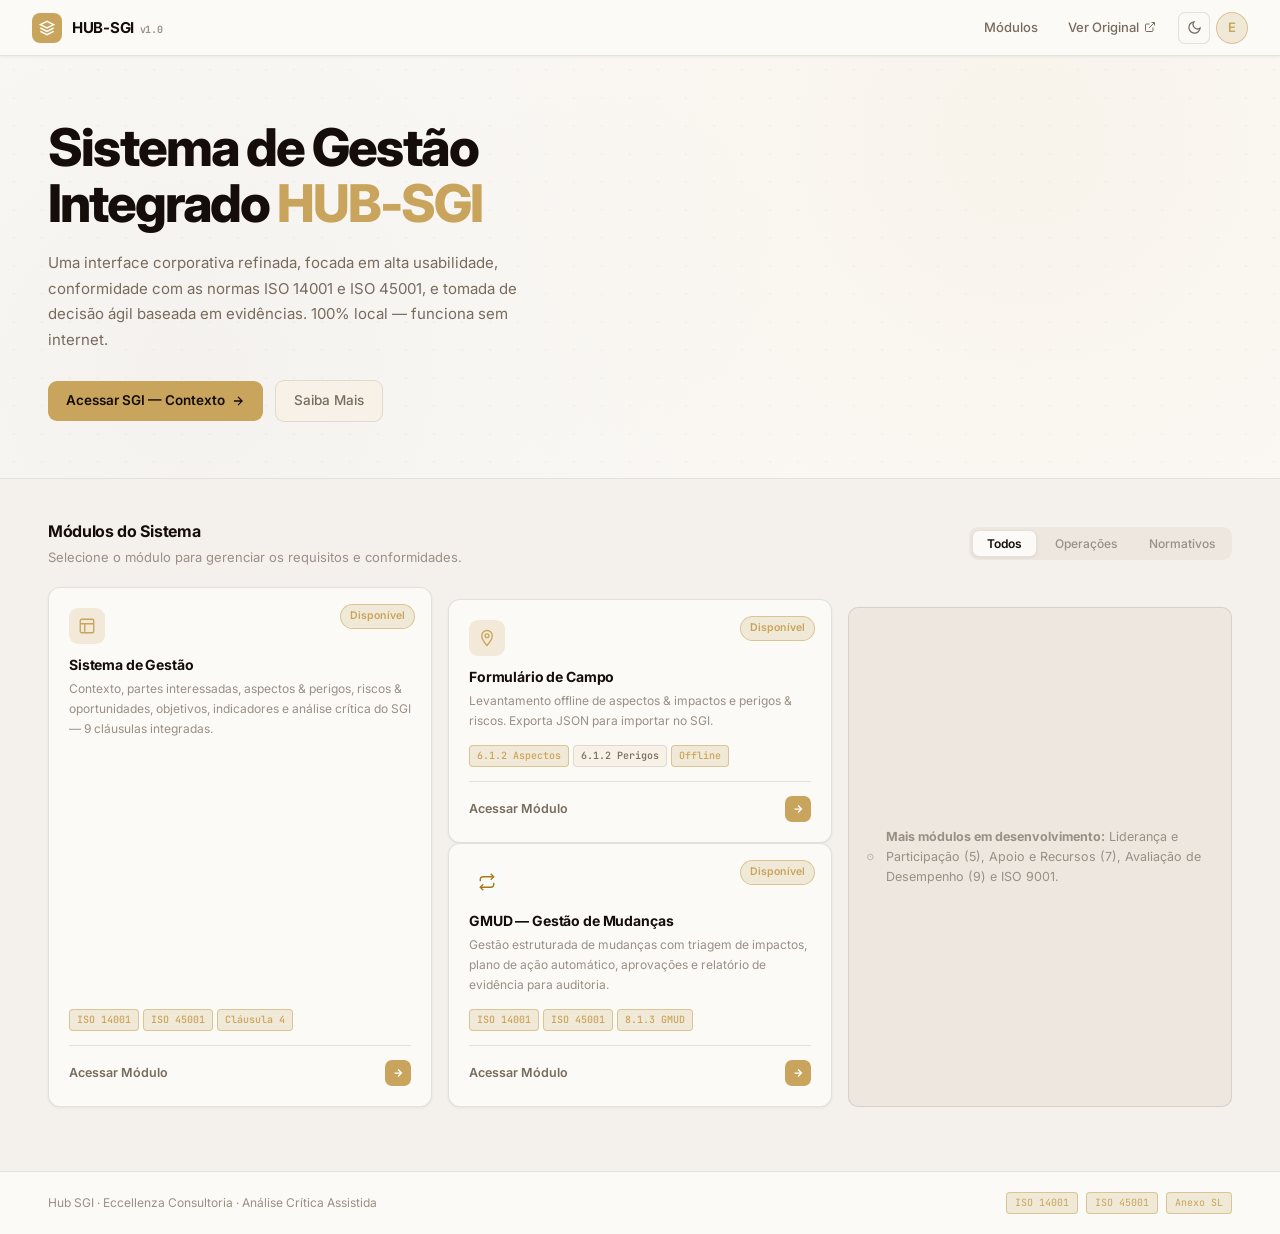
<file: index.html>
<!DOCTYPE html>
<html lang="pt-BR">
<head>
<meta charset="UTF-8">
<meta name="viewport" content="width=device-width, initial-scale=1.0">
<title>Hub SGI Lite — Sistema de Gestão Integrado</title>
<link rel="preconnect" href="https://fonts.googleapis.com">
<link rel="preconnect" href="https://fonts.gstatic.com" crossorigin>
<link href="https://fonts.googleapis.com/css2?family=Inter:wght@300;400;500;600;700;800&family=JetBrains+Mono:wght@400;500&display=swap" rel="stylesheet">
<style>
:root {
  --gold:       #C9A45C;
  --gold-soft:  #E7D3A1;
  --gold-light: #D8C29A;
  --brand-dark: #140D09;
  --taupe:      #776B5C;
  --bg:         #F4F1EC;
  --bg-soft:    #EDE7DF;
  --card:       #FCFAF7;
  --card-2:     #F7F1E8;
  --text:       #140D09;
  --text-soft:  #776B5C;
  --text-muted: #9A8F84;
  --border:     rgba(119,107,92,.18);
  --shadow:     0 4px 18px rgba(20,13,9,.08);
  --shadow-sm:  0 1px 3px rgba(20,13,9,.06);
  --nav-active: rgba(201,164,92,.20);
  --nav-pill:   rgba(201,164,92,.55);
  --font: 'Inter', -apple-system, sans-serif;
  --font-mono: 'JetBrains Mono', monospace;
  --r: 12px;
}
[data-theme="dark"] {
  --bg:         #140D09;
  --bg-soft:    #1E1511;
  --card:       #241B16;
  --card-2:     #2A211C;
  --text:       #F4EFE8;
  --text-soft:  #C8B9A8;
  --text-muted: #A58F7A;
  --border:     rgba(231,211,161,.18);
  --shadow:     0 4px 18px rgba(0,0,0,.26);
  --shadow-sm:  0 1px 3px rgba(0,0,0,.20);
  --nav-active: rgba(201,164,92,.18);
  --nav-pill:   rgba(231,211,161,.60);
}
*, *::before, *::after { box-sizing: border-box; margin: 0; padding: 0; }
html { scroll-behavior: smooth; }
body {
  font-family: var(--font);
  background: var(--bg);
  color: var(--text);
  font-size: 14px;
  line-height: 1.6;
  -webkit-font-smoothing: antialiased;
  transition: background .25s, color .25s;
}

/* ── TOPBAR ──────────────────────────────────────────── */
.topbar {
  height: 56px;
  background: var(--card);
  border-bottom: 1px solid var(--border);
  display: flex;
  align-items: center;
  justify-content: space-between;
  padding: 0 32px;
  position: sticky;
  top: 0;
  z-index: 100;
  box-shadow: var(--shadow-sm);
}
.topbar-brand { display:flex; align-items:center; gap:10px; text-decoration:none; }
.brand-mark {
  width: 30px; height: 30px;
  background: var(--gold);
  border-radius: 8px;
  display: flex; align-items: center; justify-content: center;
}
.brand-name { font-size:15px; font-weight:700; color:var(--text); letter-spacing:-.02em; }
.brand-version { font-family:var(--font-mono); font-size:10px; color:var(--text-muted); margin-left:2px; }
.topbar-nav { display:flex; align-items:center; gap:6px; }
.topbar-link {
  font-size:13px; font-weight:500; color:var(--text-soft);
  text-decoration:none; padding:5px 12px; border-radius:8px;
  transition: all 140ms; display:flex; align-items:center; gap:5px;
}
.topbar-link:hover { background:var(--bg-soft); color:var(--text); }
.topbar-avatar {
  width:32px; height:32px;
  background: var(--nav-active);
  border-radius:50%;
  display:flex; align-items:center; justify-content:center;
  font-size:13px; font-weight:600;
  color:var(--gold); cursor:pointer;
  border: 1px solid var(--nav-pill);
}

/* ── HERO ────────────────────────────────────────────── */
.hero {
  position: relative;
  background: var(--card);
  overflow: hidden;
  padding: 64px 48px 56px;
  border-bottom: 1px solid var(--border);
}
.hero::before {
  content: '';
  position: absolute; inset: 0;
  background:
    radial-gradient(circle at 80% 20%, rgba(201,164,92,.08) 0%, transparent 55%),
    radial-gradient(circle at 15% 75%, rgba(119,107,92,.06) 0%, transparent 55%);
  pointer-events: none;
}
.hero::after {
  content: '';
  position: absolute; inset: 0;
  background-image: radial-gradient(rgba(119,107,92,.15) 1px, transparent 1px);
  background-size: 28px 28px;
  opacity: .3;
  pointer-events: none;
}
.hero-inner { position:relative; z-index:1; max-width:680px; }
.hero-title {
  font-size: clamp(36px,5vw,52px);
  font-weight: 800;
  line-height: 1.08;
  letter-spacing: -.04em;
  color: var(--text);
  margin-bottom: 18px;
}
.hero-title-accent { color: var(--gold); }
.hero-sub { font-size:15px; color:var(--text-soft); line-height:1.7; max-width:520px; margin-bottom:28px; }
.hero-actions { display:flex; align-items:center; gap:12px; flex-wrap:wrap; }
.btn-primary {
  display:inline-flex; align-items:center; gap:6px;
  background: var(--gold); color: var(--brand-dark);
  font-size:13.5px; font-weight:600;
  padding:9px 18px; border-radius:9px;
  text-decoration:none; border:none; cursor:pointer;
  transition: opacity 140ms; font-family:var(--font);
}
.btn-primary:hover { opacity: .88; }
.btn-secondary {
  display:inline-flex; align-items:center; gap:6px;
  background: var(--card-2); color:var(--text-soft);
  font-size:13.5px; font-weight:500;
  padding:9px 18px; border-radius:9px;
  text-decoration:none; border:1px solid var(--border);
  cursor:pointer; transition:all 140ms; font-family:var(--font);
}
.btn-secondary:hover { background:var(--bg-soft); color:var(--text); }

/* ── MÓDULOS ─────────────────────────────────────────── */
.modules-section { max-width:1280px; margin:0 auto; padding:40px 48px 64px; }
.modules-header {
  display:flex; align-items:center; justify-content:space-between;
  margin-bottom:20px; flex-wrap:wrap; gap:12px;
}
.modules-title { font-size:16px; font-weight:700; color:var(--text); letter-spacing:-.02em; }
.modules-sub { font-size:13px; color:var(--text-muted); margin-top:2px; }
.filters {
  display:flex; gap:4px;
  background: var(--bg-soft); padding:3px; border-radius:9px;
}
.filter-btn {
  font-size:12px; font-weight:500; padding:5px 14px;
  border-radius:7px; border:none; background:transparent;
  color:var(--text-muted); cursor:pointer; transition:all 140ms;
  font-family:var(--font);
}
.filter-btn.active {
  background:var(--card); color:var(--text);
  box-shadow:var(--shadow-sm); font-weight:600;
  border: 1px solid var(--border);
}
.modules-grid { display:grid; grid-template-columns:repeat(3,1fr); gap:16px; }

/* ── MODULE CARD ─────────────────────────────────────── */
.module-card {
  background: var(--card);
  border: 1px solid var(--border);
  border-radius: var(--r);
  padding: 20px;
  text-decoration:none; color:inherit;
  display:flex; flex-direction:column; gap:0;
  transition: box-shadow 160ms, border-color 160ms, transform 160ms;
  box-shadow: var(--shadow-sm);
  position:relative; min-height:220px;
}
.module-card.ready:hover {
  box-shadow: var(--shadow);
  border-color: rgba(201,164,92,.45);
  transform: translateY(-2px);
}
.module-card.planned { opacity:.55; cursor:default; }

.card-status-badge {
  position:absolute; top:16px; right:16px;
  font-size:10.5px; font-weight:600;
  padding:3px 9px; border-radius:20px; letter-spacing:.01em;
}
.csb-ready   { background:var(--nav-active); color:var(--gold); border:1px solid var(--nav-pill); }
.csb-wip     { background:rgba(201,164,92,.10); color:#8C5E1A; border:1px solid rgba(201,164,92,.3); }
.csb-planned { background:var(--bg-soft); color:var(--text-muted); border:1px solid var(--border); }

.card-icon {
  width:36px; height:36px; border-radius:9px;
  background:var(--bg-soft);
  display:flex; align-items:center; justify-content:center;
  margin-bottom:12px; flex-shrink:0;
}
.module-card.ready .card-icon { background:var(--nav-active); }
.card-icon svg { width:18px; height:18px; }
.module-card.ready .card-icon svg { stroke:var(--gold); }
.module-card.planned .card-icon svg { stroke:var(--text-muted); }

.card-title {
  font-size:14px; font-weight:700; color:var(--text);
  margin-bottom:5px; letter-spacing:-.01em;
  line-height:1.3; padding-right:70px;
}
.card-desc { font-size:12px; color:var(--text-muted); line-height:1.65; margin-bottom:14px; flex:1; }

.card-clauses { display:flex; flex-wrap:wrap; gap:4px; margin-bottom:14px; }
.clause {
  font-family:var(--font-mono); font-size:10px; font-weight:500;
  padding:2px 7px; border-radius:4px; border:1px solid;
}
.c-env  { background:var(--nav-active); color:var(--gold); border-color:var(--nav-pill); }
.c-sst  { background:var(--card-2); color:var(--text-soft); border-color:var(--border); }
.c-both { background:var(--nav-active); color:var(--gold); border-color:var(--nav-pill); }

.card-cta {
  display:flex; align-items:center; justify-content:space-between;
  padding-top:14px; border-top:1px solid var(--border);
  margin-top:auto; font-size:12.5px; font-weight:600;
  color:var(--text-soft); text-decoration:none;
}
.card-cta.disabled { color:var(--text-muted); }
.cta-arrow {
  width:26px; height:26px; border-radius:7px;
  background:var(--gold);
  display:flex; align-items:center; justify-content:center;
}
.cta-arrow-planned {
  width:26px; height:26px; border-radius:7px;
  background:var(--bg-soft);
  display:flex; align-items:center; justify-content:center;
}

/* ── FOOTER ──────────────────────────────────────────── */
.site-footer {
  border-top:1px solid var(--border);
  padding:20px 48px;
  display:flex; align-items:center; justify-content:space-between;
  gap:12px; flex-wrap:wrap;
  background:var(--card);
}
.footer-text { font-size:12px; color:var(--text-muted); }
.footer-norms { display:flex; gap:8px; }
.footer-norm {
  font-family:var(--font-mono); font-size:10px;
  color:var(--gold); background:var(--nav-active);
  border:1px solid var(--nav-pill);
  padding:2px 8px; border-radius:4px;
}

/* Dark mode toggle */
.dark-toggle {
  width:32px; height:32px; border-radius:7px;
  border:1px solid var(--border); background:var(--card);
  display:flex; align-items:center; justify-content:center;
  cursor:pointer; color:var(--text-soft); transition:all 140ms;
}
.dark-toggle:hover { background:var(--bg-soft); color:var(--gold); }
.dark-toggle .icon-sun  { display:none; }
.dark-toggle .icon-moon { display:block; }
[data-theme="dark"] .dark-toggle .icon-sun  { display:block; }
[data-theme="dark"] .dark-toggle .icon-moon { display:none; }

/* Responsive */
@media(max-width:1024px) { .modules-grid{grid-template-columns:repeat(2,1fr);} .hero,.modules-section{padding-left:32px;padding-right:32px;} }
@media(max-width:640px)  { .modules-grid{grid-template-columns:1fr;} .hero{padding:40px 20px;} .modules-section{padding:24px 20px 40px;} .hero-title{font-size:32px;} .topbar{padding:0 20px;} }
</style>

<script>
(function(){
  try{
    var s=localStorage.getItem('sgi-theme');
    var d=window.matchMedia('(prefers-color-scheme: dark)').matches;
    document.documentElement.setAttribute('data-theme',s||(d?'dark':'light'));
  }catch(e){}
})();
window.toggleDarkMode=function(){
  var r=document.documentElement;
  var t=r.getAttribute('data-theme')==='dark'?'light':'dark';
  r.setAttribute('data-theme',t);
  try{localStorage.setItem('sgi-theme',t);}catch(e){}
};
</script>
</head>
<body>

<!-- TOPBAR -->
<nav class="topbar">
  <a class="topbar-brand" href="#">
    <div class="brand-mark">
      <svg width="16" height="16" viewBox="0 0 24 24" fill="none" stroke="white" stroke-width="2.2">
        <path d="M12 2L2 7l10 5 10-5-10-5zM2 17l10 5 10-5M2 12l10 5 10-5"/>
      </svg>
    </div>
    <span class="brand-name">HUB-SGI <span class="brand-version">v1.0</span></span>
  </a>
  <div class="topbar-nav">
    <a href="#" class="topbar-link">Módulos</a>
    <a href="modulos/sgi-contexto.html" class="topbar-link">
      Ver Original
      <svg width="12" height="12" viewBox="0 0 24 24" fill="none" stroke="currentColor" stroke-width="2">
        <path d="M18 13v6a2 2 0 0 1-2 2H5a2 2 0 0 1-2-2V8a2 2 0 0 1 2-2h6"/>
        <polyline points="15 3 21 3 21 9"/><line x1="10" y1="14" x2="21" y2="3"/>
      </svg>
    </a>
    <button class="dark-toggle" onclick="toggleDarkMode()" title="Modo claro/escuro" style="margin-left:4px">
      <svg class="icon-moon" width="15" height="15" viewBox="0 0 24 24" fill="none" stroke="currentColor" stroke-width="2">
        <path d="M21 12.79A9 9 0 1 1 11.21 3 7 7 0 0 0 21 12.79z"/>
      </svg>
      <svg class="icon-sun" width="15" height="15" viewBox="0 0 24 24" fill="none" stroke="currentColor" stroke-width="2">
        <circle cx="12" cy="12" r="5"/>
        <line x1="12" y1="1" x2="12" y2="3"/>
        <line x1="12" y1="21" x2="12" y2="23"/>
        <line x1="4.22" y1="4.22" x2="5.64" y2="5.64"/>
        <line x1="18.36" y1="18.36" x2="19.78" y2="19.78"/>
        <line x1="1" y1="12" x2="3" y2="12"/>
        <line x1="21" y1="12" x2="23" y2="12"/>
        <line x1="4.22" y1="19.78" x2="5.64" y2="18.36"/>
        <line x1="18.36" y1="5.64" x2="19.78" y2="4.22"/>
      </svg>
    </button>
    <div class="topbar-avatar">E</div>
  </div>
</nav>

<!-- HERO -->
<section class="hero">
  <div class="hero-inner">
    <h1 class="hero-title">
      Sistema de Gestão<br>Integrado <span class="hero-title-accent">HUB-SGI</span>
    </h1>
    <p class="hero-sub">
      Uma interface corporativa refinada, focada em alta usabilidade,
      conformidade com as normas ISO 14001 e ISO 45001, e
      tomada de decisão ágil baseada em evidências. 100% local — funciona sem internet.
    </p>
    <div class="hero-actions">
      <a href="modulos/sgi-contexto.html" class="btn-primary">
        Acessar SGI — Contexto
        <svg width="14" height="14" viewBox="0 0 24 24" fill="none" stroke="currentColor" stroke-width="2.2">
          <path d="M5 12h14M12 5l7 7-7 7"/>
        </svg>
      </a>
      <a href="#modulos" class="btn-secondary">Saiba Mais</a>
    </div>
  </div>
</section>

<!-- MÓDULOS -->
<section class="modules-section" id="modulos">
  <div class="modules-header">
    <div>
      <div class="modules-title">Módulos do Sistema</div>
      <div class="modules-sub">Selecione o módulo para gerenciar os requisitos e conformidades.</div>
    </div>
    <div class="filters">
      <button class="filter-btn active" onclick="filterModules('all',this)">Todos</button>
      <button class="filter-btn" onclick="filterModules('env',this)">Operações</button>
      <button class="filter-btn" onclick="filterModules('norm',this)">Normativos</button>
    </div>
  </div>

  <div class="modules-grid" id="modules-grid">

    <!-- SGI Contexto -->
    <a href="modulos/sgi-contexto.html" class="module-card ready" data-cat="norm">
      <span class="card-status-badge csb-ready">Disponível</span>
      <div class="card-icon">
        <svg fill="none" stroke-width="1.8" viewBox="0 0 24 24">
          <rect x="3" y="3" width="18" height="18" rx="2"/>
          <path d="M3 9h18M9 21V9"/>
        </svg>
      </div>
      <div class="card-title">Sistema de Gestão</div>
      <div class="card-desc">Contexto, partes interessadas, aspectos & perigos, riscos & oportunidades, objetivos, indicadores e análise crítica do SGI — 9 cláusulas integradas.</div>
      <div class="card-clauses">
        <span class="clause c-both">ISO 14001</span>
        <span class="clause c-both">ISO 45001</span>
        <span class="clause c-env">Cláusula 4</span>
      </div>
      <div class="card-cta">
        Acessar Módulo
        <div class="cta-arrow">
          <svg width="12" height="12" viewBox="0 0 24 24" fill="none" stroke="white" stroke-width="2.5">
            <path d="M5 12h14M12 5l7 7-7 7"/>
          </svg>
        </div>
      </div>
    </a>


    <!-- Formulário de campo -->

  <!-- Formulário de campo -->
  <div style="margin-top:12px">
    <a href="modulos/campo-sgi.html" class="module-card ready" style="max-width:400px;display:flex">
      <span class="card-status-badge csb-ready">Disponível</span>
      <div class="card-icon">
        <svg fill="none" stroke-width="1.8" viewBox="0 0 24 24">
          <path d="M12 2C8.13 2 5 5.13 5 9c0 5.25 7 13 7 13s7-7.75 7-13c0-3.87-3.13-7-7-7z"/>
          <circle cx="12" cy="9" r="2.5"/>
        </svg>
      </div>
      <div style="flex:1">
        <div class="card-title" style="padding-right:80px">Formulário de Campo</div>
        <div class="card-desc">Levantamento offline de aspectos & impactos e perigos & riscos. Exporta JSON para importar no SGI.</div>
        <div class="card-clauses">
          <span class="clause c-env">6.1.2 Aspectos</span>
          <span class="clause c-sst">6.1.2 Perigos</span>
          <span class="clause c-both">Offline</span>
        </div>
        <div class="card-cta">
          Acessar Módulo
          <div class="cta-arrow">
            <svg width="12" height="12" viewBox="0 0 24 24" fill="none" stroke="white" stroke-width="2.5">
              <path d="M5 12h14M12 5l7 7-7 7"/>
            </svg>
          </div>
        </div>
      </div>
    </a>

    <!-- GMUD -->
    <a href="modulos/gmud.html" class="module-card ready" data-cat="env">
      <span class="card-status-badge csb-ready">Disponível</span>
      <div class="card-icon" style="background:#FAFAF8">
        <svg fill="none" stroke-width="1.8" viewBox="0 0 24 24" style="stroke:#A67C14">
          <polyline points="17 1 21 5 17 9"/>
          <path d="M3 11V9a4 4 0 0 1 4-4h14"/>
          <polyline points="7 23 3 19 7 15"/>
          <path d="M21 13v2a4 4 0 0 1-4 4H3"/>
        </svg>
      </div>
      <div class="card-title">GMUD — Gestão de Mudanças</div>
      <div class="card-desc">Gestão estruturada de mudanças com triagem de impactos, plano de ação automático, aprovações e relatório de evidência para auditoria.</div>
      <div class="card-clauses">
        <span class="clause c-both">ISO 14001</span>
        <span class="clause c-both">ISO 45001</span>
        <span class="clause c-both">8.1.3 GMUD</span>
      </div>
      <div class="card-cta">
        Acessar Módulo
        <div class="cta-arrow">
          <svg width="12" height="12" viewBox="0 0 24 24" fill="none" stroke="white" stroke-width="2.5">
            <path d="M5 12h14M12 5l7 7-7 7"/>
          </svg>
        </div>
      </div>
    </a>

  </div><!-- /grid -->

  <div style="margin-top:20px;padding:14px 18px;background:var(--bg-soft);border-radius:10px;border:1px solid var(--border);display:flex;align-items:center;gap:12px">
    <svg width="16" height="16" viewBox="0 0 24 24" fill="none" stroke="var(--text-muted)" stroke-width="2"><circle cx="12" cy="12" r="10"/><path d="M12 8v4M12 16h.01"/></svg>
    <div style="font-size:12.5px;color:var(--text-muted)">
      <strong style="color:var(--gray-700)">Mais módulos em desenvolvimento:</strong>
      Liderança e Participação (5), Apoio e Recursos (7), Avaliação de Desempenho (9) e ISO 9001.
    </div>
  </div>
  </div>

</section>

<!-- FOOTER -->
<footer class="site-footer">
  <div class="footer-text">Hub SGI · Eccellenza Consultoria · Análise Crítica Assistida</div>
  <div class="footer-norms">
    <span class="footer-norm">ISO 14001</span>
    <span class="footer-norm">ISO 45001</span>
    <span class="footer-norm">Anexo SL</span>
  </div>
</footer>

<script>
function filterModules(cat, btn) {
  document.querySelectorAll('.filter-btn').forEach(b => b.classList.remove('active'));
  btn.classList.add('active');
  document.querySelectorAll('.module-card').forEach(card => {
    if (cat === 'all') {
      card.style.display = '';
    } else {
      card.style.display = card.dataset.cat === cat ? '' : 'none';
    }
  });
}
</script>
</body>
</html>
</file>
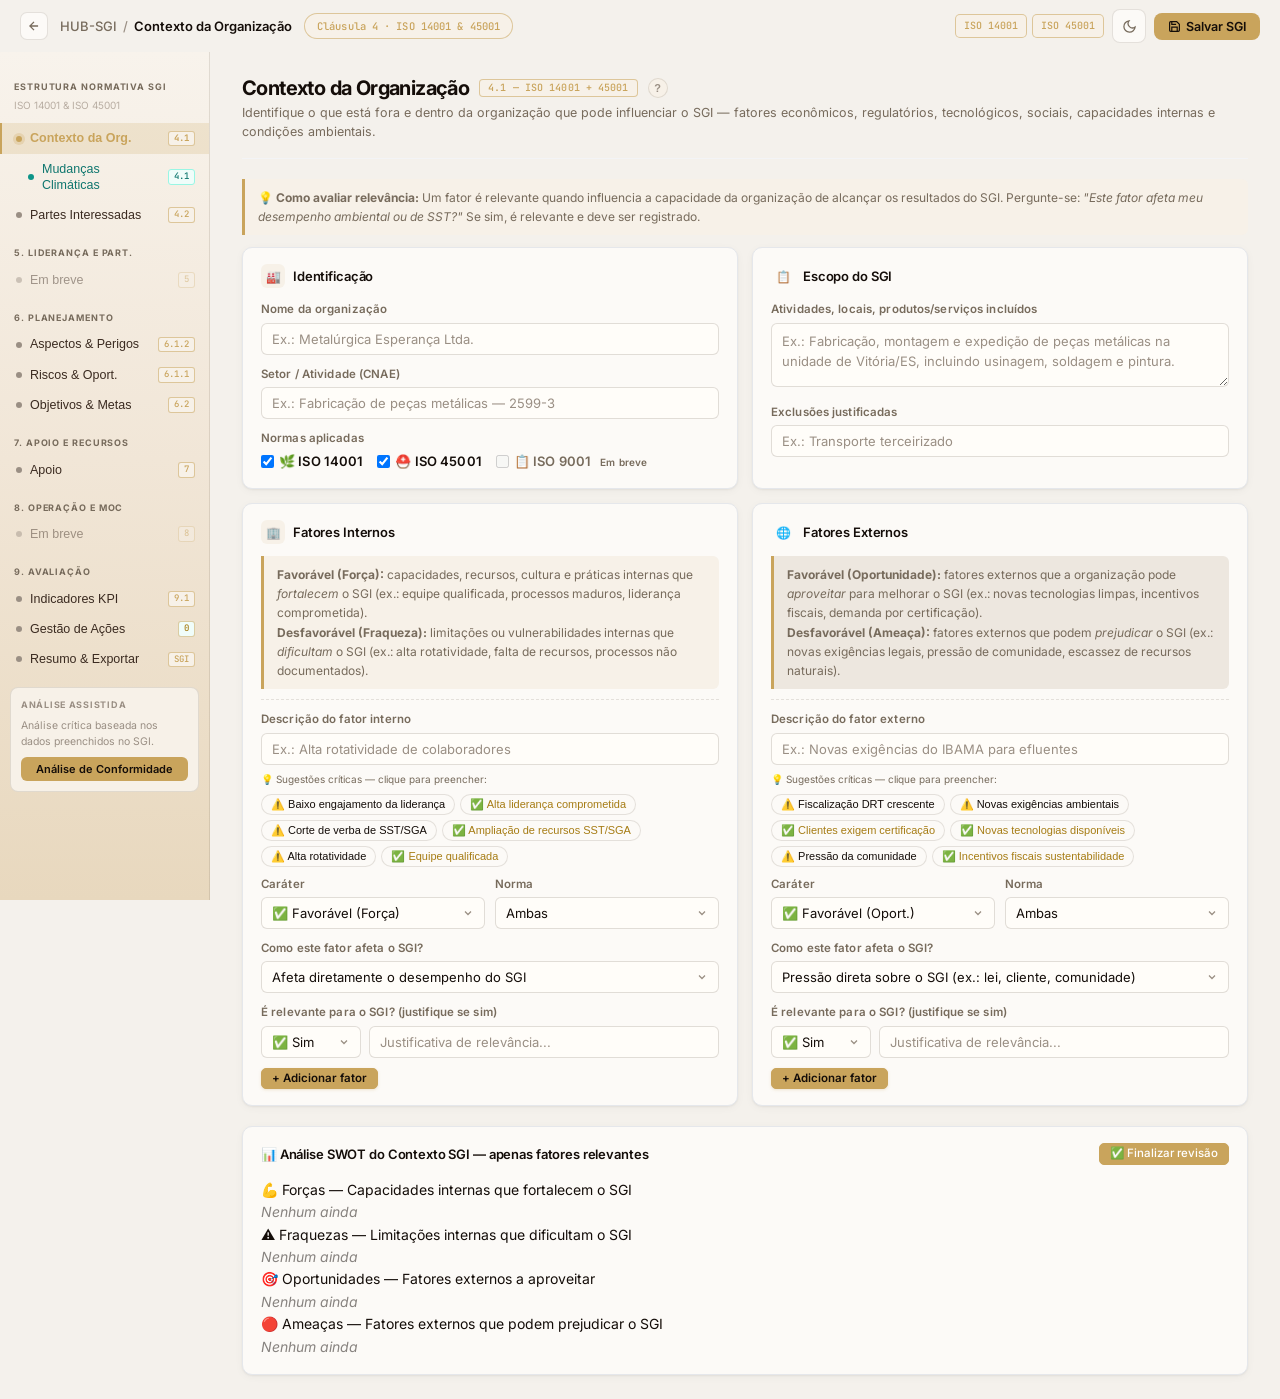
<file: modulossgi-contexto.html>
<!DOCTYPE html>
<html lang="pt-BR">
<head>
<link rel="preconnect" href="https://fonts.googleapis.com">
<link rel="preconnect" href="https://fonts.gstatic.com" crossorigin>
<link href="https://fonts.googleapis.com/css2?family=Inter:wght@300;400;500;600;700;800&family=JetBrains+Mono:wght@400;500&display=swap" rel="stylesheet">
<meta charset="UTF-8">
<meta name="viewport" content="width=device-width, initial-scale=1.0">
<title>Hub SGI Lite — Contexto da Organização</title>
<link rel="stylesheet" href="../css/hub.css">

<style>
/* SGI-Contexto — Premium overrides */
body { font-family: 'Inter', -apple-system, sans-serif; }

/* Layout — scroll no body, não no main */
.layout { min-height: calc(100vh - 52px); }
main { overflow: visible; }

/* Seção de normas no canto superior direito da página (como no Manus) */
.sec-norm-refs {
  position: absolute;
  top: 0; right: 0;
  display: flex;
  flex-direction: column;
  align-items: flex-end;
  gap: 3px;
  font-size: 10px;
  color: var(--gray-400, #9CA3AF);
  font-family: 'JetBrains Mono', monospace;
}

/* Cards internos mais refinados */
.card {
  box-shadow: 0 1px 2px rgba(0,0,0,.05), 0 2px 8px rgba(0,0,0,.04);
  border-color: #E5E7EB;
}

/* Botão de configuração no canto do card */
.card-settings-btn {
  width: 26px; height: 26px;
  border-radius: 6px;
  border: 1px solid #E5E7EB;
  background: #F9FAFB;
  display: flex; align-items: center; justify-content: center;
  cursor: pointer;
  transition: all 140ms;
  color: #9CA3AF;
}
.card-settings-btn:hover { background: #F3F4F6; color: #6B7280; }

/* Foco nos inputs */
input:focus, textarea:focus, select:focus {
  border-color: #0F766E !important;
  box-shadow: 0 0 0 3px rgba(15,118,110,.10) !important;
}

/* Análise Crítica IA — estilo especial */
.nav-item[onclick*="s6"] {
  background: linear-gradient(135deg, rgba(124,58,237,.05), rgba(13,148,136,.05));
  border-left: 2px solid #7C3AED !important;
  color: #5B21B6 !important;
  font-weight: 600 !important;
}
.nav-item[onclick*="s6"]:hover {
  background: linear-gradient(135deg, rgba(124,58,237,.10), rgba(13,148,136,.10));
}

/* Scrollbar */
::-webkit-scrollbar { width: 4px; height: 4px; }
::-webkit-scrollbar-thumb { background: #D1D5DB; border-radius: 10px; }
::-webkit-scrollbar-thumb:hover { background: #9CA3AF; }

/* Botões de sugestão chip */
.btn.btn-sm {
  border-radius: 5px;
  font-size: 11.5px;
}

/* Info boxes */
.info { border-radius: 0 6px 6px 0; }

/* Modais */
.mod-bg { backdrop-filter: blur(3px); background: rgba(17,24,39,.4); }
.mod-box {
  border-radius: 12px;
  border: 1px solid #E5E7EB;
  box-shadow: 0 8px 40px rgba(0,0,0,.12);
}

/* Página title area refinada */
.ph { 
  padding-bottom: 16px;
  border-bottom: 1px solid #F3F4F6;
  margin-bottom: 20px;
  position: relative;
}

/* Referências ISO no canto */
.iso-ref-tag {
  font-family: 'JetBrains Mono', monospace;
  font-size: 10px;
  color: #9CA3AF;
  background: #F9FAFB;
  border: 1px solid #E5E7EB;
  padding: 2px 7px;
  border-radius: 4px;
  margin-left: 6px;
}
</style>

<script>
// ── Dark Mode — inicializa ANTES do render para evitar flash ──
(function() {
  try {
    var saved = localStorage.getItem('sgi-theme');
    var sys   = window.matchMedia('(prefers-color-scheme: dark)').matches;
    document.documentElement.setAttribute('data-theme', saved || (sys ? 'dark' : 'light'));
  } catch(e) {}
})();
</script>
</head>
<body>
<header>
  <div class="hdr">
    <!-- Botão voltar -->
    <a href="../index.html" class="hdr-back" title="Voltar ao Hub" onclick="window.location.href='../index.html';return false;">
      <svg width="14" height="14" viewBox="0 0 24 24" fill="none" stroke="currentColor" stroke-width="2.2">
        <path d="M19 12H5M12 19l-7-7 7-7"/>
      </svg>
    </a>
    <!-- Breadcrumb -->
    <div class="hdr-breadcrumb">
      <span>HUB-SGI</span>
      <span class="hdr-breadcrumb-sep">/</span>
      <span class="hdr-breadcrumb-current">Contexto da Organização</span>
      <span class="hdr-clause" style="margin-left:6px">Cláusula 4 · <span id="header-normas-sub">ISO 14001 &amp; 45001</span></span>
    </div>
    <!-- Normas + Salvar -->
    <div style="display:flex;align-items:center;gap:8px;margin-left:auto">
      <div class="norms">
        <span class="nb nb-env" id="header-badge-14001">ISO 14001</span>
        <span class="nb nb-sst" id="header-badge-45001">ISO 45001</span>
        <span class="nb nb-9001" id="header-badge-9001" style="display:none">ISO 9001</span>
      </div>
      <!-- Dark mode toggle -->
      <button class="dark-toggle" onclick="toggleDarkMode()" title="Alternar modo claro/escuro">
        <svg class="icon-moon" width="15" height="15" viewBox="0 0 24 24" fill="none" stroke="currentColor" stroke-width="2">
          <path d="M21 12.79A9 9 0 1 1 11.21 3 7 7 0 0 0 21 12.79z"/>
        </svg>
        <svg class="icon-sun" width="15" height="15" viewBox="0 0 24 24" fill="none" stroke="currentColor" stroke-width="2">
          <circle cx="12" cy="12" r="5"/>
          <line x1="12" y1="1" x2="12" y2="3"/>
          <line x1="12" y1="21" x2="12" y2="23"/>
          <line x1="4.22" y1="4.22" x2="5.64" y2="5.64"/>
          <line x1="18.36" y1="18.36" x2="19.78" y2="19.78"/>
          <line x1="1" y1="12" x2="3" y2="12"/>
          <line x1="21" y1="12" x2="23" y2="12"/>
          <line x1="4.22" y1="19.78" x2="5.64" y2="18.36"/>
          <line x1="18.36" y1="5.64" x2="19.78" y2="4.22"/>
        </svg>
      </button>
      <button class="btn-save" onclick="alert('Dados salvos automaticamente no navegador (localStorage).')">
        <svg width="13" height="13" viewBox="0 0 24 24" fill="none" stroke="currentColor" stroke-width="2.2">
          <path d="M19 21H5a2 2 0 0 1-2-2V5a2 2 0 0 1 2-2h11l5 5v11a2 2 0 0 1-2 2z"/>
          <polyline points="17 21 17 13 7 13 7 21"/>
          <polyline points="7 3 7 8 15 8"/>
        </svg>
        Salvar SGI
      </button>
    </div>
  </div>
</header>
<div class="layout">
<aside>
  <div class="nav-lbl">Estrutura Normativa SGI</div>
  <div style="font-size:10px;color:var(--gray-400);padding:0 14px 10px;line-height:1.5">ISO 14001 &amp; ISO 45001</div>

  <button class="nav-item on" onclick="goTo('s0')"><span class="nav-dot"></span>Contexto da Org.<span class="nav-cl">4.1</span></button>
  <button class="nav-item" onclick="goTo('s_clima')" style="padding-left:26px">
    <span class="nav-dot" style="background:var(--teal,#0D9488)"></span>
    <span style="color:var(--teal-d,#0F766E)">Mudanças Climáticas</span>
    <span class="nav-cl" style="background:#F0FDFA;color:#0F766E;border-color:#99F6E4">4.1</span>
  </button>
  <button class="nav-item" onclick="goTo('s1')"><span class="nav-dot"></span>Partes Interessadas<span class="nav-cl">4.2</span></button>

  <div class="nav-lbl" style="margin-top:4px">5. Liderança e Part.</div>
  <button class="nav-item" style="opacity:.45;cursor:not-allowed" disabled>
    <span class="nav-dot"></span>Em breve
    <span class="nav-cl">5</span>
  </button>

  <div class="nav-lbl" style="margin-top:4px">6. Planejamento</div>
  <button class="nav-item" onclick="goTo('s2')"><span class="nav-dot"></span>Aspectos & Perigos<span class="nav-cl">6.1.2</span></button>
  <button class="nav-item" onclick="goTo('s3')"><span class="nav-dot"></span>Riscos & Oport.<span class="nav-cl">6.1.1</span></button>
  <button class="nav-item" onclick="goTo('s7')"><span class="nav-dot"></span>Objetivos & Metas<span class="nav-cl" id="obj-nav-badge">6.2</span></button>

  <div class="nav-lbl" style="margin-top:4px">7. Apoio e Recursos</div>
  <button class="nav-item" onclick="goTo('s8')"><span class="nav-dot"></span>Apoio<span class="nav-cl">7</span></button>

  <div class="nav-lbl" style="margin-top:4px">8. Operação e MOC</div>
  <button class="nav-item" style="opacity:.45;cursor:not-allowed" disabled>
    <span class="nav-dot"></span>Em breve
    <span class="nav-cl">8</span>
  </button>

  <div class="nav-lbl" style="margin-top:4px">9. Avaliação</div>
  <button class="nav-item" onclick="goTo('s9')"><span class="nav-dot"></span>Indicadores KPI<span class="nav-cl" id="kpi-nav-badge">9.1</span></button>
  <button class="nav-item" onclick="goTo('s5')"><span class="nav-dot"></span>Gestão de Ações<span class="nav-cl" id="action-nav-badge">0</span></button>
  <button class="nav-item" onclick="goTo('s4')"><span class="nav-dot"></span>Resumo & Exportar<span class="nav-cl">SGI</span></button>

  <!-- Análise Assistida por IA -->
  <div class="nav-ai-section" style="margin-top:12px">
    <div class="nav-ai-title">Análise Assistida</div>
    <div class="nav-ai-desc">Análise crítica baseada nos dados preenchidos no SGI.</div>
    <button class="nav-ai-btn" onclick="goTo('s6')">Análise de Conformidade</button>
  </div>

</aside>
<main>

<!-- ===== S0: CONTEXTO 4.1 ===== -->
<div class="sec on" id="s0">
  <div class="ph">
    <div class="pt">Contexto da Organização <span class="ct">4.1 — ISO 14001 + 45001</span><button class="help-btn" onclick="openHelp('s0')" title="Orientações">?</button></div>
    <p class="ps"><span id="ctx41-sub">Identifique o que está fora e dentro da organização que pode influenciar o SGI — fatores econômicos, regulatórios, tecnológicos, sociais, capacidades internas e condições ambientais.</span></p>
  </div>

  <div class="info">
    💡 <strong>Como avaliar relevância:</strong> Um fator é relevante quando influencia a capacidade da organização de alcançar os resultados do SGI. Pergunte-se: <em>"Este fator afeta meu desempenho ambiental ou de SST?"</em> Se sim, é relevante e deve ser registrado.
  </div>

  <div class="grid2" style="margin-bottom:14px">
    <div class="card">
      <div class="ct2"><div class="cico" style="background:var(--green-l)">🏭</div> Identificação</div>
      <label>Nome da organização</label>
      <input type="text" id="org-name" placeholder="Ex.: Metalúrgica Esperança Ltda.">
      <label>Setor / Atividade (CNAE)</label>
      <input type="text" id="org-sector" placeholder="Ex.: Fabricação de peças metálicas — 2599-3">
      <label>Normas aplicadas</label>
      <div style="display:flex;gap:14px;margin-top:4px">
        <label style="margin:0;display:flex;align-items:center;gap:5px;font-size:13px;color:var(--text)">
          <input type="checkbox" id="cb14" checked onchange="applyNormasConfig()">
          <span>🌿 ISO 14001</span>
        </label>
        <label style="margin:0;display:flex;align-items:center;gap:5px;font-size:13px;color:var(--text)">
          <input type="checkbox" id="cb45" checked onchange="applyNormasConfig()">
          <span>⛑️ ISO 45001</span>
        </label>
        <label style="margin:0;display:flex;align-items:center;gap:5px;font-size:13px;color:var(--text2);cursor:not-allowed" title="Aguardando publicação ISO 9001 — previsto set/2026">
          <input type="checkbox" id="cb90" disabled>
          <span>📋 ISO 9001 <span style="font-size:10px;background:var(--amber-l);color:var(--amber-d);padding:1px 6px;border-radius:10px;font-weight:600">Em breve</span></span>
        </label>
      </div>
    </div>
    <div class="card">
      <div class="ct2"><div class="cico" style="background:var(--blue-l)">📋</div> Escopo do SGI</div>
      <label>Atividades, locais, produtos/serviços incluídos</label>
      <textarea id="org-scope" placeholder="Ex.: Fabricação, montagem e expedição de peças metálicas na unidade de Vitória/ES, incluindo usinagem, soldagem e pintura."></textarea>
      <label>Exclusões justificadas</label>
      <input type="text" id="org-excl" placeholder="Ex.: Transporte terceirizado">
    </div>
  </div>

  <div class="grid2">
    <!-- FATORES INTERNOS -->
    <div class="card">
      <div class="ct2"><div class="cico" style="background:var(--green-l)">🏢</div> Fatores Internos</div>
      <div class="info green" style="margin-bottom:10px">
        <strong>Favorável (Força):</strong> capacidades, recursos, cultura e práticas internas que <em>fortalecem</em> o SGI (ex.: equipe qualificada, processos maduros, liderança comprometida).<br>
        <strong>Desfavorável (Fraqueza):</strong> limitações ou vulnerabilidades internas que <em>dificultam</em> o SGI (ex.: alta rotatividade, falta de recursos, processos não documentados).
      </div>
      <div id="int-list"></div>
      <div style="border-top:1px dashed var(--gray-b);margin-top:10px;padding-top:10px">
        <label>Descrição do fator interno</label>
        <input type="text" id="int-desc" placeholder="Ex.: Alta rotatividade de colaboradores" onkeydown="if(event.key==='Enter')addFactor('int')">
        <div style="margin-top:6px;display:flex;flex-wrap:wrap;gap:5px">
          <span style="font-size:10px;color:var(--text2);width:100%;margin-bottom:2px">💡 Sugestões críticas — clique para preencher:</span>
          <button type="button" onclick="suggestFactor('int','Baixo engajamento da Alta Direção com o SGI — participação limitada nas análises críticas','des','both')" style="font-size:11px;padding:3px 9px;border:1px solid var(--gray-b);border-radius:20px;background:var(--white);cursor:pointer;color:var(--red)">⚠️ Baixo engajamento da liderança</button>
          <button type="button" onclick="suggestFactor('int','Alta Direção comprometida — SGI incluído na agenda estratégica e com recursos garantidos','fav','both')" style="font-size:11px;padding:3px 9px;border:1px solid var(--gray-b);border-radius:20px;background:var(--white);cursor:pointer;color:var(--green-d)">✅ Alta liderança comprometida</button>
          <button type="button" onclick="suggestFactor('int','Contingenciamento de recursos para SST e meio ambiente pela Alta Direção','des','both')" style="font-size:11px;padding:3px 9px;border:1px solid var(--gray-b);border-radius:20px;background:var(--white);cursor:pointer;color:var(--red)">⚠️ Corte de verba de SST/SGA</button>
          <button type="button" onclick="suggestFactor('int','Decisão da Alta Direção de ampliar recursos para adequação às NRs e requisitos ambientais','fav','both')" style="font-size:11px;padding:3px 9px;border:1px solid var(--gray-b);border-radius:20px;background:var(--white);cursor:pointer;color:var(--green-d)">✅ Ampliação de recursos SST/SGA</button>
          <button type="button" onclick="suggestFactor('int','Alta rotatividade de colaboradores em funções críticas para o SGI','des','both')" style="font-size:11px;padding:3px 9px;border:1px solid var(--gray-b);border-radius:20px;background:var(--white);cursor:pointer;color:var(--amber)">⚠️ Alta rotatividade</button>
          <button type="button" onclick="suggestFactor('int','Equipe do SGI qualificada e com formação técnica adequada','fav','both')" style="font-size:11px;padding:3px 9px;border:1px solid var(--gray-b);border-radius:20px;background:var(--white);cursor:pointer;color:var(--green-d)">✅ Equipe qualificada</button>
        </div>
        <div class="row" style="margin-top:8px">
          <div>
            <label>Caráter</label>
            <select id="int-type">
              <option value="fav">✅ Favorável (Força)</option>
              <option value="des">⚠️ Desfavorável (Fraqueza)</option>
            </select>
          </div>
          <div>
            <label>Norma</label>
            <select id="int-norm">
              <option value="both">Ambas</option>
              <option value="env">14001</option>
              <option value="sst">45001</option>
            </select>
          </div>
        </div>
        <label>Como este fator afeta o SGI?</label>
        <select id="int-dir">
          <option value="dir">Afeta diretamente o desempenho do SGI</option>
          <option value="ind">Afeta indiretamente (via cultura, clima, recursos)</option>
          <option value="both">Ambos os aspectos</option>
        </select>
        <label>É relevante para o SGI? <span style="color:var(--text3)">(justifique se sim)</span></label>
        <div style="display:flex;gap:8px;align-items:flex-start;margin-top:4px">
          <select id="int-rel" style="width:100px;flex-shrink:0">
            <option value="sim">✅ Sim</option>
            <option value="nao">❌ Não</option>
          </select>
          <input type="text" id="int-just" placeholder="Justificativa de relevância...">
        </div>
        <button class="btn btn-g btn-sm mt" onclick="addFactor('int')">+ Adicionar fator</button>
      </div>
    </div>

    <!-- FATORES EXTERNOS -->
    <div class="card">
      <div class="ct2"><div class="cico" style="background:var(--amber-l)">🌐</div> Fatores Externos</div>
      <div class="info amber" style="margin-bottom:10px">
        <strong>Favorável (Oportunidade):</strong> fatores externos que a organização pode <em>aproveitar</em> para melhorar o SGI (ex.: novas tecnologias limpas, incentivos fiscais, demanda por certificação).<br>
        <strong>Desfavorável (Ameaça):</strong> fatores externos que podem <em>prejudicar</em> o SGI (ex.: novas exigências legais, pressão de comunidade, escassez de recursos naturais).
      </div>
      <div id="ext-list"></div>
      <div style="border-top:1px dashed var(--gray-b);margin-top:10px;padding-top:10px">
        <label>Descrição do fator externo</label>
        <input type="text" id="ext-desc" placeholder="Ex.: Novas exigências do IBAMA para efluentes" onkeydown="if(event.key==='Enter')addFactor('ext')">
        <div style="margin-top:6px;display:flex;flex-wrap:wrap;gap:5px">
          <span style="font-size:10px;color:var(--text2);width:100%;margin-bottom:2px">💡 Sugestões críticas — clique para preencher:</span>
          <button type="button" onclick="suggestFactor('ext','Endurecimento da fiscalização trabalhista (DRT) com aumento de autuações no setor','des','sst')" style="font-size:11px;padding:3px 9px;border:1px solid var(--gray-b);border-radius:20px;background:var(--white);cursor:pointer;color:var(--red)">⚠️ Fiscalização DRT crescente</button>
          <button type="button" onclick="suggestFactor('ext','Novas exigências legais ambientais — atualização de normas e limites de emissão','des','env')" style="font-size:11px;padding:3px 9px;border:1px solid var(--gray-b);border-radius:20px;background:var(--white);cursor:pointer;color:var(--red)">⚠️ Novas exigências ambientais</button>
          <button type="button" onclick="suggestFactor('ext','Demanda crescente de clientes por fornecedores certificados ISO 14001 e ISO 45001','fav','both')" style="font-size:11px;padding:3px 9px;border:1px solid var(--gray-b);border-radius:20px;background:var(--white);cursor:pointer;color:var(--green-d)">✅ Clientes exigem certificação</button>
          <button type="button" onclick="suggestFactor('ext','Disponibilidade de tecnologias mais limpas e seguras no mercado','fav','both')" style="font-size:11px;padding:3px 9px;border:1px solid var(--gray-b);border-radius:20px;background:var(--white);cursor:pointer;color:var(--green-d)">✅ Novas tecnologias disponíveis</button>
          <button type="button" onclick="suggestFactor('ext','Pressão da comunidade local sobre impactos ambientais e de SST da operação','des','both')" style="font-size:11px;padding:3px 9px;border:1px solid var(--gray-b);border-radius:20px;background:var(--white);cursor:pointer;color:var(--amber)">⚠️ Pressão da comunidade</button>
          <button type="button" onclick="suggestFactor('ext','Incentivos fiscais e linhas de crédito para investimentos em sustentabilidade e SST','fav','both')" style="font-size:11px;padding:3px 9px;border:1px solid var(--gray-b);border-radius:20px;background:var(--white);cursor:pointer;color:var(--green-d)">✅ Incentivos fiscais sustentabilidade</button>
        </div>
        <div class="row" style="margin-top:8px">
          <div>
            <label>Caráter</label>
            <select id="ext-type">
              <option value="fav">✅ Favorável (Oport.)</option>
              <option value="des">⚠️ Desfavorável (Ameaça)</option>
            </select>
          </div>
          <div>
            <label>Norma</label>
            <select id="ext-norm">
              <option value="both">Ambas</option>
              <option value="env">14001</option>
              <option value="sst">45001</option>
            </select>
          </div>
        </div>
        <label>Como este fator afeta o SGI?</label>
        <select id="ext-dir">
          <option value="dir">Pressão direta sobre o SGI (ex.: lei, cliente, comunidade)</option>
          <option value="ind">Influência indireta (ex.: tendência de mercado, tecnologia)</option>
          <option value="both">Ambos os aspectos</option>
        </select>
        <label>É relevante para o SGI? <span style="color:var(--text3)">(justifique se sim)</span></label>
        <div style="display:flex;gap:8px;align-items:flex-start;margin-top:4px">
          <select id="ext-rel" style="width:100px;flex-shrink:0">
            <option value="sim">✅ Sim</option>
            <option value="nao">❌ Não</option>
          </select>
          <input type="text" id="ext-just" placeholder="Justificativa de relevância...">
        </div>
        <button class="btn btn-g btn-sm mt" onclick="addFactor('ext')">+ Adicionar fator</button>
      </div>
    </div>
  </div>

  <div class="card mt2">
    <div style="display:flex;align-items:center;justify-content:space-between;margin-bottom:14px;flex-wrap:wrap;gap:8px">
      <div class="ct2" style="margin-bottom:0">📊 Análise SWOT do Contexto SGI — apenas fatores relevantes</div>
      <div style="display:flex;align-items:center;gap:8px">
        <span id="swot-rev-date" style="font-size:11px;color:var(--text2)"></span>
        <button class="btn btn-sm" style="background:var(--green);color:#fff;border-color:var(--green);font-weight:500" onclick="finalizeSWOT()">✅ Finalizar revisão</button>
      </div>
    </div>
    <div class="swot">
      <div class="sq ss"><div class="sq-t">💪 Forças — Capacidades internas que fortalecem o SGI</div><div class="sq-i" id="sw-s">—</div></div>
      <div class="sq sw"><div class="sq-t">⚠️ Fraquezas — Limitações internas que dificultam o SGI</div><div class="sq-i" id="sw-w">—</div></div>
      <div class="sq so"><div class="sq-t">🎯 Oportunidades — Fatores externos a aproveitar</div><div class="sq-i" id="sw-o">—</div></div>
      <div class="sq st"><div class="sq-t">🔴 Ameaças — Fatores externos que podem prejudicar o SGI</div><div class="sq-i" id="sw-t">—</div></div>
    </div>
    <div id="swot-suggest-btn" style="display:none;margin-top:12px">
      <button class="btn btn-sm" style="background:var(--blue);color:#fff;border-color:var(--blue);font-weight:500" onclick="goTo('s3');generateROFromSWOT()">
        ⚡ Gerar Riscos & Oportunidades a partir desta SWOT →
      </button>
    </div>
  </div>
</div>



<!-- ===== S_CLIMA: MUDANÇAS CLIMÁTICAS 4.1 ===== -->
<div class="sec" id="s_clima">
  <div class="ph">
    <div class="pt">
      Mudanças Climáticas
      <span class="ct">4.1 — Contexto</span>
      <button class="help-btn" onclick="openClimaHelp()" title="Como analisar">?</button>
    </div>
    <p class="ps">Analise como o clima afeta a organização e como a organização contribui para as mudanças climáticas. Evidência obrigatória para auditoria (Anexo SL §4.1).</p>
  </div>

<!-- ===== MUDANÇAS CLIMÁTICAS — 4.1 ISO 14001 + 45001 (Anexo SL) ===== -->
<div style="background:var(--white);border-radius:var(--r);padding:18px 20px;border:1px solid var(--gray-b);box-shadow:var(--shadow)">
  <div style="display:flex;align-items:center;justify-content:space-between;margin-bottom:4px;flex-wrap:wrap;gap:8px">
    <div style="display:flex;align-items:center;gap:10px">
      <span style="font-size:22px">🌡️</span>
      <div>
        <div style="font-size:15px;font-weight:700;color:#1a6b9e">Mudanças Climáticas — Análise de Contexto</div>
        <div style="font-size:11px;color:var(--text2)">ISO 14001 §4.1 + ISO 45001 §4.1 · Anexo SL (HLS) · Evidência obrigatória para auditoria</div>
      </div>
    </div>
    <div style="display:flex;gap:8px;align-items:center">
      <span id="clima-status-badge" style="font-size:11px;padding:3px 12px;border-radius:20px;background:var(--amber-l);color:var(--amber-d);font-weight:600">⚠️ Não analisado</span>
      <button class="btn btn-sm" onclick="openClimaHelp()" style="border-color:#1a6b9e;color:#1a6b9e">❓ Como analisar</button>
    </div>
  </div>

  <div style="background:#e8f4ff;border-left:3px solid #1a6b9e;padding:10px 14px;border-radius:4px;font-size:12px;color:#1a6b9e;margin-bottom:14px">
    <strong>📋 Por que analisar?</strong> O Anexo SL — que rege todas as normas ISO de sistema de gestão — exige que mudanças climáticas sejam consideradas no contexto organizacional (§4.1).
    A análise cobre <strong>duas direções</strong>: como o clima afeta a organização, e como a organização contribui para as mudanças climáticas.
    <strong>A evidência desta análise é obrigatória em auditoria</strong> — mesmo que a conclusão seja "não afeta". Clique em ❓ para orientações.
  </div>

  <!-- Abas das duas direções -->
  <div style="display:flex;gap:0;margin-bottom:14px;border-bottom:2px solid var(--gray-b)">
    <button id="clima-tab-1" onclick="switchClimaTab(1)"
      style="padding:8px 18px;font-size:12px;font-weight:600;border:none;background:none;cursor:pointer;border-bottom:3px solid #1a6b9e;color:#1a6b9e;margin-bottom:-2px">
      ☁️ Clima → Organização
    </button>
    <button id="clima-tab-2" onclick="switchClimaTab(2)"
      style="padding:8px 18px;font-size:12px;font-weight:600;border:none;background:none;cursor:pointer;color:var(--text2);border-bottom:3px solid transparent;margin-bottom:-2px">
      🏭 Organização → Clima
    </button>
    <button id="clima-tab-3" onclick="switchClimaTab(3)"
      style="padding:8px 18px;font-size:12px;font-weight:600;border:none;background:none;cursor:pointer;color:var(--text2);border-bottom:3px solid transparent;margin-bottom:-2px">
      📋 Conclusão & Evidência
    </button>
  </div>

  <!-- ABA 1: Clima → Organização (riscos físicos) -->
  <div id="clima-tab-content-1">
    <div style="font-size:12px;color:var(--text2);margin-bottom:12px">
      Como eventos e tendências climáticas podem afetar as <strong>operações, trabalhadores e objetivos do SGI</strong>?
      Clique em <strong>+ Incluir</strong> nas sugestões abaixo ou adicione riscos específicos da sua organização.
    </div>

    <!-- Sugestões pré-definidas -->
    <div style="background:var(--gray-l);border-radius:8px;padding:14px;margin-bottom:14px">
      <div style="display:flex;align-items:center;justify-content:space-between;margin-bottom:10px;flex-wrap:wrap;gap:8px">
        <div style="font-size:12px;font-weight:700;color:var(--text)">💡 Sugestões de riscos e oportunidades climáticas</div>
        <div style="display:flex;gap:6px;flex-wrap:wrap">
          <button class="btn btn-sm" onclick="filterClimaSugest('all')" id="csfilt-all"
            style="font-size:10px;background:var(--green);color:#fff;border-color:var(--green)">Todos</button>
          <button class="btn btn-sm" onclick="filterClimaSugest('env')" id="csfilt-env"
            style="font-size:10px">🌿 14001</button>
          <button class="btn btn-sm" onclick="filterClimaSugest('sst')" id="csfilt-sst"
            style="font-size:10px">⛑️ 45001</button>
          <button class="btn btn-sm" onclick="filterClimaSugest('opp')" id="csfilt-opp"
            style="font-size:10px">🌱 Oportunidades</button>
          <button class="btn btn-sm" onclick="filterClimaSugest('ind')" id="csfilt-ind"
            style="font-size:10px">🏭 Processo Intensivo</button>
        </div>
      </div>
      <div id="clima-sugest-cards" style="max-height:420px;overflow-y:auto;padding-right:4px">
        <div style="text-align:center;padding:20px;color:var(--text3);font-size:12px">
          ⏳ Carregando sugestões...
        </div>
      </div>
    </div>

    <!-- Riscos já adicionados -->
    <div style="font-size:12px;font-weight:700;color:var(--text);margin-bottom:8px">
      ✅ Riscos e oportunidades incluídos nesta análise
    </div>
    <div id="clima-riscos-list" style="display:flex;flex-direction:column;gap:8px">
      <div style="color:var(--text3);font-size:12px;padding:8px">Nenhum item incluído ainda — use as sugestões acima ou clique em "+ Adicionar risco climático"</div>
    </div>
    <div style="margin-top:10px;display:flex;gap:8px;align-items:center;flex-wrap:wrap">
    <button class="btn btn-sm btn-g" onclick="addClimaRisco()">+ Adicionar risco climático</button>
    <span style="font-size:11px;color:var(--text2)">ou escolha uma sugestão:</span>
    <div style="display:flex;gap:6px;flex-wrap:wrap" id="clima-sugest-btns"></div>
  </div>
  </div>

  <!-- ABA 2: Organização → Clima (emissões GEE) -->
  <div id="clima-tab-content-2" style="display:none">
    <div style="font-size:12px;color:var(--text2);margin-bottom:12px">
      Como as atividades da organização contribuem para as mudanças climáticas?
      Identifique as principais <strong>fontes de emissão de GEE</strong> por escopo (GHG Protocol).
    </div>

    <div style="display:grid;grid-template-columns:1fr 1fr 1fr;gap:12px;margin-bottom:12px">
      <!-- Escopo 1 -->
      <div style="background:#fff3f3;border:1px solid #fcc;border-radius:8px;padding:12px">
        <div style="font-size:11px;font-weight:700;color:var(--red);margin-bottom:4px">🔴 Escopo 1 — Emissões diretas</div>
        <div style="font-size:10px;color:var(--text2);margin-bottom:8px">Fontes próprias: combustão, processos industriais, veículos da frota, refrigerantes</div>
        <div style="display:flex;flex-wrap:wrap;gap:4px;margin-bottom:8px">
          <button onclick="appendClimaEsc('clima-esc1','Queima de combustíveis fósseis (caldeiras, fornos, geradores)')" class="btn btn-sm" style="font-size:10px;padding:2px 8px;color:var(--red);border-color:#fcc">+ Caldeiras/Fornos</button>
          <button onclick="appendClimaEsc('clima-esc1','Frota de veículos próprios (diesel/gasolina)')" class="btn btn-sm" style="font-size:10px;padding:2px 8px;color:var(--red);border-color:#fcc">+ Frota</button>
          <button onclick="appendClimaEsc('clima-esc1','Processo industrial (alto-forno, coqueria, forno rotativo)')" class="btn btn-sm" style="font-size:10px;padding:2px 8px;color:var(--red);border-color:#fcc">+ Processo</button>
          <button onclick="appendClimaEsc('clima-esc1','Sistemas de refrigeração (CFC/HFC)')" class="btn btn-sm" style="font-size:10px;padding:2px 8px;color:var(--red);border-color:#fcc">+ Refrigeração</button>
          <button onclick="appendClimaEsc('clima-esc1','Geração de energia própria (grupo gerador)')" class="btn btn-sm" style="font-size:10px;padding:2px 8px;color:var(--red);border-color:#fcc">+ Gerador</button>
        </div>
        <textarea id="clima-esc1" rows="4" placeholder="Descreva as fontes de emissão direta da organização..." style="font-size:11px" oninput="updateClimaStatus()"></textarea>
      </div>

      <!-- Escopo 2 -->
      <div style="background:#fff8f0;border:1px solid #fda;border-radius:8px;padding:12px">
        <div style="font-size:11px;font-weight:700;color:var(--amber);margin-bottom:4px">🟡 Escopo 2 — Emissões indiretas de energia</div>
        <div style="font-size:10px;color:var(--text2);margin-bottom:8px">Energia comprada: eletricidade, calor, vapor ou frio adquiridos de terceiros</div>
        <div style="display:flex;flex-wrap:wrap;gap:4px;margin-bottom:8px">
          <button onclick="appendClimaEsc('clima-esc2','Energia elétrica da rede (concessionária)')" class="btn btn-sm" style="font-size:10px;padding:2px 8px;color:var(--amber);border-color:#fda">+ Energia elétrica</button>
          <button onclick="appendClimaEsc('clima-esc2','Vapor adquirido de terceiros')" class="btn btn-sm" style="font-size:10px;padding:2px 8px;color:var(--amber);border-color:#fda">+ Vapor</button>
          <button onclick="appendClimaEsc('clima-esc2','Energia de fonte renovável (GD solar/eólica)')" class="btn btn-sm" style="font-size:10px;padding:2px 8px;color:var(--amber);border-color:#fda">+ Renovável</button>
        </div>
        <textarea id="clima-esc2" rows="4" placeholder="Descreva o consumo de energia adquirida de terceiros..." style="font-size:11px" oninput="updateClimaStatus()"></textarea>
      </div>

      <!-- Escopo 3 -->
      <div style="background:#f0f4ff;border:1px solid #bcd;border-radius:8px;padding:12px">
        <div style="font-size:11px;font-weight:700;color:#1a6b9e;margin-bottom:4px">🔵 Escopo 3 — Outras emissões indiretas</div>
        <div style="font-size:10px;color:var(--text2);margin-bottom:8px">Cadeia de valor: fornecedores, transporte, resíduos, uso e fim de vida do produto</div>
        <div style="display:flex;flex-wrap:wrap;gap:4px;margin-bottom:8px">
          <button onclick="appendClimaEsc('clima-esc3','Transporte de matérias-primas por fornecedores')" class="btn btn-sm" style="font-size:10px;padding:2px 8px;color:#1a6b9e;border-color:#bcd">+ Fornecedores</button>
          <button onclick="appendClimaEsc('clima-esc3','Transporte e distribuição de produtos acabados')" class="btn btn-sm" style="font-size:10px;padding:2px 8px;color:#1a6b9e;border-color:#bcd">+ Logística</button>
          <button onclick="appendClimaEsc('clima-esc3','Destinação de resíduos (aterro, incineração)')" class="btn btn-sm" style="font-size:10px;padding:2px 8px;color:#1a6b9e;border-color:#bcd">+ Resíduos</button>
          <button onclick="appendClimaEsc('clima-esc3','Deslocamento de funcionários (home-to-work)')" class="btn btn-sm" style="font-size:10px;padding:2px 8px;color:#1a6b9e;border-color:#bcd">+ Funcionários</button>
          <button onclick="appendClimaEsc('clima-esc3','Uso do produto pelo cliente')" class="btn btn-sm" style="font-size:10px;padding:2px 8px;color:#1a6b9e;border-color:#bcd">+ Uso produto</button>
        </div>
        <textarea id="clima-esc3" rows="4" placeholder="Descreva as emissões indiretas da cadeia de valor..." style="font-size:11px" oninput="updateClimaStatus()"></textarea>
      </div>
    </div>

    <div style="display:grid;grid-template-columns:1fr 1fr;gap:12px">
      <div class="field">
        <label>✅ Iniciativas de mitigação / redução de GEE já em andamento</label>
        <textarea id="clima-mitig" rows="3" placeholder="Ex.: Programa de eficiência energética, energia solar instalada, substituição de frota, metas de redução de GEE..." oninput="updateClimaStatus()"></textarea>
      </div>
      <div class="field">
        <label>📊 Possui inventário de GEE formalizado?</label>
        <select id="clima-inventario" onchange="updateClimaStatus()" style="margin-bottom:8px">
          <option value="">— Selecione —</option>
          <option value="sim-pub">✅ Sim — publicado (relatório de sustentabilidade)</option>
          <option value="sim-int">🔶 Sim — interno (não publicado)</option>
          <option value="parcial">📋 Parcial — apenas Escopo 1 e 2</option>
          <option value="nao-plan">🔜 Não — mas planejamos elaborar</option>
          <option value="nao">❌ Não</option>
        </select>
        <label>Referência / metodologia utilizada</label>
        <input type="text" id="clima-inventario-ref" placeholder="Ex.: GHG Protocol, ISO 14064, SBTI..." oninput="updateClimaStatus()">
      </div>
    </div>
  </div>

  <!-- ABA 3: Conclusão e Evidência -->
  <div id="clima-tab-content-3" style="display:none">

    <!-- Checklist de verificação -->
    <div style="background:var(--gray-l);border-radius:8px;padding:14px;margin-bottom:14px">
      <div style="font-size:12px;font-weight:700;color:var(--text);margin-bottom:10px">
        ✅ Checklist de análise — o auditor vai verificar estes pontos
      </div>
      <div style="display:grid;grid-template-columns:1fr 1fr;gap:8px;font-size:12px">
        <label style="display:flex;align-items:flex-start;gap:8px;cursor:pointer;font-weight:400">
          <input type="checkbox" id="ck-riscos-fisicos" style="margin-top:2px;flex-shrink:0">
          <span>Riscos físicos agudos identificados (enchentes, calor extremo, tempestades)</span>
        </label>
        <label style="display:flex;align-items:flex-start;gap:8px;cursor:pointer;font-weight:400">
          <input type="checkbox" id="ck-riscos-cronicos" style="margin-top:2px;flex-shrink:0">
          <span>Riscos físicos crônicos avaliados (estiagem, aumento de temperatura)</span>
        </label>
        <label style="display:flex;align-items:flex-start;gap:8px;cursor:pointer;font-weight:400">
          <input type="checkbox" id="ck-transicao" style="margin-top:2px;flex-shrink:0">
          <span>Riscos de transição considerados (regulamentação carbono, CBAM, ESG)</span>
        </label>
        <label style="display:flex;align-items:flex-start;gap:8px;cursor:pointer;font-weight:400">
          <input type="checkbox" id="ck-oportunidades" style="margin-top:2px;flex-shrink:0">
          <span>Oportunidades climáticas identificadas (eficiência, renováveis, carbono)</span>
        </label>
        <label style="display:flex;align-items:flex-start;gap:8px;cursor:pointer;font-weight:400">
          <input type="checkbox" id="ck-gee" style="margin-top:2px;flex-shrink:0">
          <span>Fontes de emissão de GEE identificadas (Escopos 1, 2 e 3)</span>
        </label>
        <label style="display:flex;align-items:flex-start;gap:8px;cursor:pointer;font-weight:400">
          <input type="checkbox" id="ck-sst" style="margin-top:2px;flex-shrink:0">
          <span>Impacto climático na saúde e segurança dos trabalhadores avaliado (ISO 45001)</span>
        </label>
      </div>
    </div>

    <!-- Conclusão separada por norma -->
    <div style="display:grid;grid-template-columns:1fr 1fr;gap:12px;margin-bottom:12px">
      <div id="clima-bloco-14001" style="background:var(--green-l);border:1px solid #a8dfc8;border-radius:8px;padding:12px">
        <div style="font-size:11px;font-weight:700;color:var(--green-d);margin-bottom:8px">🌿 ISO 14001 — Impacto ambiental</div>
        <label style="font-size:11px">As mudanças climáticas afetam os objetivos do SGA?</label>
        <select id="clima-afeta-14001" onchange="updateClimaStatus()" style="margin-bottom:8px">
          <option value="">— Selecione —</option>
          <option value="sim-relevante">✅ Sim — de forma relevante</option>
          <option value="sim-baixo">🔶 Sim — de forma baixa (monitorar)</option>
          <option value="nao">❌ Não afeta neste ciclo</option>
        </select>
        <label style="font-size:11px">Conclusão para o SGA (14001)</label>
        <textarea id="clima-conclusao-14001" rows="3" oninput="updateClimaStatus()"
          placeholder="Ex.: Risco de estiagem afeta disponibilidade hídrica para o processo. Oportunidade de eficiência energética incorporada como objetivo ambiental. Emissões de GEE predominantemente de Escopo 2."
          style="font-size:11px"></textarea>
      </div>
      <div id="clima-bloco-45001" style="background:var(--blue-l);border:1px solid #a8cef0;border-radius:8px;padding:12px">
        <div style="font-size:11px;font-weight:700;color:var(--blue-d);margin-bottom:8px">⛑️ ISO 45001 — Saúde e segurança</div>
        <label style="font-size:11px">As mudanças climáticas afetam os objetivos do SGSST?</label>
        <select id="clima-afeta-45001" onchange="updateClimaStatus()" style="margin-bottom:8px">
          <option value="">— Selecione —</option>
          <option value="sim-relevante">✅ Sim — de forma relevante</option>
          <option value="sim-baixo">🔶 Sim — de forma baixa (monitorar)</option>
          <option value="nao">❌ Não afeta neste ciclo</option>
        </select>
        <label style="font-size:11px">Conclusão para o SGSST (45001)</label>
        <textarea id="clima-conclusao-45001" rows="3" oninput="updateClimaStatus()"
          placeholder="Ex.: Ondas de calor representam risco de stress térmico para trabalhadores externos e em áreas sem climatização. Revisão do PPRA/PGR considerará fator climático. Não há outros impactos relevantes identificados."
          style="font-size:11px"></textarea>
      </div>
    </div>

    <!-- Campo de conclusão unificada (para quem tem apenas uma norma) -->
    <div class="field">
      <label>Conclusão geral da análise <span style="color:var(--red)">*</span>
        <span style="font-size:10px;font-weight:400;color:var(--text2)"> — síntese para o registro do contexto</span>
      </label>
      <textarea id="clima-conclusao" rows="3" oninput="updateClimaStatus()"
        placeholder="Síntese da análise de mudanças climáticas para registro no contexto organizacional. Mesmo que o impacto seja baixo ou nulo, registre a conclusão da análise como evidência."
        style="min-height:70px"></textarea>
    </div>

    <div style="display:grid;grid-template-columns:1fr 1fr 1fr 1fr;gap:12px;margin-bottom:12px">
      <div class="field">
        <label>Responsável pela análise</label>
        <input type="text" id="clima-resp" placeholder="Nome" oninput="updateClimaStatus()">
      </div>
      <div class="field">
        <label>Cargo / função</label>
        <input type="text" id="clima-cargo" placeholder="Ex.: Técnico Ambiental" oninput="updateClimaStatus()">
      </div>
      <div class="field">
        <label>Data da análise</label>
        <input type="date" id="clima-data" oninput="updateClimaStatus()">
      </div>
      <div class="field">
        <label>Próxima revisão</label>
        <input type="date" id="clima-revisao" oninput="updateClimaStatus()">
      </div>
    </div>

    <div style="display:flex;gap:8px;flex-wrap:wrap;margin-bottom:12px">
      <button class="btn btn-sm" onclick="gerarROClima()"
        style="background:var(--green);color:#fff;border-color:var(--green);font-weight:600">
        ⚡ Gerar R&O a partir desta análise →
      </button>
      <button class="btn btn-sm" onclick="printClimaEvidencia()"
        style="border-color:#1a6b9e;color:#1a6b9e;font-weight:600">
        🖨️ Imprimir evidência para auditoria
      </button>
    </div>

    <div id="clima-evidencia-resumo" style="display:none;margin-top:8px;background:#e8f4ff;border-radius:8px;padding:12px;font-size:12px"></div>
  </div>
</div>




</div>

<!-- ===== S1: PARTES INTERESSADAS 4.2 ===== -->
<div class="sec" id="s1">
  <div class="ph">
    <div class="pt">Partes Interessadas <span class="ct">4.2 — ISO 14001 + 45001</span><button class="help-btn" onclick="openHelp('s1')" title="Orientações">?</button></div>
    <p class="ps">Identifique partes interessadas, suas <strong>necessidades</strong> (requisitos explícitos/formais) e <strong>expectativas</strong> (implícitas/desejadas), e determine quais se tornam obrigações de conformidade.</p>
  </div>

  <div class="info">
    💡 <strong>Necessidade</strong> = requisito explícito, formal, obrigatório (lei, contrato, licença). &nbsp;|&nbsp; <strong>Expectativa</strong> = desejo implícito, não formalizado, mas que se ignorado gera conflito. &nbsp;|&nbsp; <strong>Obrigação de conformidade</strong> = necessidades e expectativas que a organização decide assumir como compromisso (ISO 14001 §6.1.3 / 45001 §6.1.3).
  </div>

  <div class="flex fbet" style="margin-bottom:10px">
    <span style="font-size:12px;color:var(--text2)">Clique para selecionar · Use "+ Nova parte" para adicionar</span>
    <button class="btn btn-g btn-sm" onclick="openAddPI()">+ Nova parte interessada</button>
  </div>

  <div class="pi-grid" id="pi-grid"></div>

  <div class="divider"></div>
  <div class="ct2" style="font-size:13px;margin-bottom:10px">📋 Necessidades × Expectativas das Partes Selecionadas</div>
  <div style="overflow-x:auto">
    <table class="tbl">
      <thead>
        <tr>
          <th>Parte Interessada</th>
          <th>Necessidades (formais/obrigatórias)</th>
          <th>Expectativas (implícitas/desejadas)</th>
          <th>Obrigação de conformidade?</th>
          <th>Norma</th>
          <th>Monitoramento</th>
        </tr>
      </thead>
      <tbody id="pi-detail-body"></tbody>
    </table>
  </div>

  <div class="card mt2">
    <div class="ct2">🗺️ Mapa de Influência × Interesse</div>
    <div style="display:grid;grid-template-columns:1fr 1fr;grid-template-rows:1fr 1fr;gap:6px;min-height:180px">
      <div class="map-quad mq-tl"><b>👁️ Engajar ativamente (alta inf., baixo int.)</b><div id="mq-tl"></div></div>
      <div class="map-quad mq-tr"><b>⭐ Gerenciar de perto (alta inf., alto int.)</b><div id="mq-tr"></div></div>
      <div class="map-quad mq-bl"><b>📡 Monitorar (baixa inf., baixo int.)</b><div id="mq-bl"></div></div>
      <div class="map-quad mq-br"><b>📢 Manter informado (baixa inf., alto int.)</b><div id="mq-br"></div></div>
    </div>
    <div style="display:flex;justify-content:space-between;font-size:10px;color:var(--text2);margin-top:6px">
      <span>↑ Alta influência</span><span>→ Alto interesse</span>
    </div>
  </div>
</div>

<!-- ===== S2: ASPECTOS & PERIGOS ===== -->
<div class="sec" id="s2">
  <div class="ph">
    <div class="pt">Aspectos & Perigos <span class="ct">6.1.2</span></div>
    <p class="ps">Aspectos ambientais significativos (ISO 14001) e perigos/riscos de SST (ISO 45001), com avaliação Probabilidade × Severidade.</p>
  </div>

  <!-- FLUXO DE CAMPO -->
  <div id="ap-bloco-45001" data-norma="sst" style="background:var(--blue-l);border:1px solid #a8cef0;border-radius:var(--r);padding:12px 16px;margin-bottom:14px;font-size:12px;color:var(--blue-d);line-height:1.7">
    💡 <strong>ISO 14001 e ISO 45001</strong> exigem identificação por <strong>Atividade, Produto e Serviço</strong>. A 14001 inclui também a <strong>perspectiva de ciclo de vida</strong> e avaliação de <strong>significância</strong>. A 45001 requer avaliação do <strong>grau do risco</strong> e aplicação da <strong>hierarquia de controles</strong>. Por isso, os levantamentos são exportados em planilhas <strong>separadas por norma</strong>.
  </div>

  <div style="display:grid;grid-template-columns:1fr 1fr;gap:12px;margin-bottom:16px">

    <!-- 14001 -->
    <div id="ap-bloco-14001" data-norma="env" style="background:var(--green-l);border:1px solid #a8dfc8;border-radius:var(--r);padding:14px 16px">
      <div style="font-size:12px;font-weight:700;color:var(--green-d);margin-bottom:6px">🌿 ISO 14001 — Aspectos &amp; Impactos Ambientais</div>
      <p style="font-size:12px;color:var(--green-d);margin-bottom:10px;line-height:1.6">
        Inclui: <strong>Atividade/Produto/Serviço · Ciclo de vida · Aspecto · Impacto · P × S · Significância</strong>
      </p>
      <div style="display:flex;gap:8px;flex-wrap:wrap;margin-bottom:8px">
        <button class="btn btn-sm" style="background:var(--green);color:#fff;border-color:var(--green);font-weight:500" onclick="exportCSV14001()">⬇️ Baixar planilha 14001 (.xlsx)</button>
        <button class="btn btn-sm" style="background:var(--green-d);color:#fff;border-color:var(--green-d);font-weight:500" onclick="openCampo14001()">📋 Formulário de campo — 14001</button>
      </div>
      <div style="border-top:1px dashed #a8dfc8;padding-top:8px;margin-top:4px">
        <div style="font-size:11px;font-weight:600;color:var(--green-d);margin-bottom:4px">📥 Importar após preenchimento:</div>
        <label class="btn btn-sm" style="background:var(--purple);color:#fff;border-color:var(--purple);font-weight:500;cursor:pointer;display:inline-flex">
          📱 Importar do formulário de campo (.json)
          <input type="file" accept=".json" style="display:none" onchange="importCampoJSON(this)">
        </label>
        <label class="btn btn-sm" style="background:var(--green-d);color:#fff;border-color:var(--green-d);font-weight:500;cursor:pointer;display:inline-flex">
          📂 Importar 14001 .xlsx/.csv
          <input type="file" id="import-csv-14001" accept=".xlsx,.csv" style="display:none" onchange="importCSV14001(this)">
        </label>
        <div id="import-status-14001" style="font-size:11px;color:var(--green-d);margin-top:6px"></div>
      </div>
    </div>

    <!-- 45001 -->
    <div style="background:var(--blue-l);border:1px solid #a8cef0;border-radius:var(--r);padding:14px 16px">
      <div style="font-size:12px;font-weight:700;color:var(--blue-d);margin-bottom:6px">⛑️ ISO 45001 — Perigos &amp; Riscos de SST</div>
      <p style="font-size:12px;color:var(--blue-d);margin-bottom:10px;line-height:1.6">
        Inclui: <strong>Atividade/Produto/Serviço · Perigo · Risco · P × S · Grau · Hierarquia de controles</strong>
      </p>
      <div style="display:flex;gap:8px;flex-wrap:wrap;margin-bottom:8px">
        <button class="btn btn-sm" style="background:var(--blue);color:#fff;border-color:var(--blue);font-weight:500" onclick="exportCSV45001()">⬇️ Baixar planilha 45001 (.xlsx)</button>
        <button class="btn btn-sm" style="background:var(--blue-d);color:#fff;border-color:var(--blue-d);font-weight:500" onclick="openCampo45001()">📋 Formulário de campo — 45001</button>
      </div>
      <div style="border-top:1px dashed #a8cef0;padding-top:8px;margin-top:4px">
        <div style="font-size:11px;font-weight:600;color:var(--blue-d);margin-bottom:4px">📥 Importar após preenchimento:</div>
        <label class="btn btn-sm" style="background:var(--blue-d);color:#fff;border-color:var(--blue-d);font-weight:500;cursor:pointer;display:inline-flex">
          📂 Importar 45001 .xlsx/.csv
          <input type="file" id="import-csv-45001" accept=".xlsx,.csv" style="display:none" onchange="importCSV45001(this)">
        </label>
        <div id="import-status-45001" style="font-size:11px;color:var(--blue-d);margin-top:6px"></div>
      </div>
    </div>

  </div>

  <!-- FILTROS E AÇÕES -->
  <div class="flex fbet" style="margin-bottom:12px">
    <div class="flex" style="gap:6px">
      <button class="btn btn-sm" id="fa-all" onclick="filterAP('all')">Todos</button>
      <button class="btn btn-sm" id="fa-env" onclick="filterAP('env')">🌿 Ambientais</button>
      <button class="btn btn-sm" id="fa-sst" onclick="filterAP('sst')">⛑️ SST</button>
    </div>
    <div class="flex" style="gap:6px">
      <button class="btn btn-sm" onclick="clearAP()" style="color:var(--red);border-color:var(--red)">🗑️ Limpar todos</button>
      <button class="btn btn-g btn-sm" onclick="openAPModal()">+ Novo item manual</button>
    </div>
  </div>

  <div style="overflow-x:auto">
    <table class="tbl" style="min-width:1100px">
      <thead>
        <tr><th>Tipo</th><th>Atividade/Produto/Serviço</th><th>Aspecto / Perigo</th><th>Impacto / Consequência</th><th>Condição</th><th style="text-align:center">P</th><th style="text-align:center">S</th><th>Score</th><th>Signi./Grau</th><th>Detalhe extra</th><th></th></tr>
      </thead>
      <tbody id="ap-body"></tbody>
    </table>
  </div>
  <div class="empty" id="ap-empty">Nenhum item cadastrado. Exporte a planilha de campo, preencha e importe — ou adicione manualmente.</div>

  <!-- INSTRUÇÕES DE USO -->
  <div style="background:var(--gray-l);border-radius:var(--r);padding:14px 16px;margin-top:14px;font-size:12px;color:var(--text2);line-height:1.7">
    <strong style="color:var(--text)">📋 Como usar o fluxo de campo:</strong><br>
    1. Clique em <strong>Exportar .csv</strong> ou <strong>.xlsx</strong> — o arquivo já vem com cabeçalho, instruções e exemplos de preenchimento.<br>
    2. Distribua o arquivo para os responsáveis pelo levantamento (técnicos de segurança, analistas ambientais, líderes de área).<br>
    3. Preencha uma linha por aspecto ambiental ou perigo identificado. Colunas P e S recebem valores de 1 a 5.<br>
    4. Salve como .csv (UTF-8) e clique em <strong>Importar .csv</strong> para carregar os dados na ferramenta.<br>
    5. Revise, ajuste e siga para a cláusula 6.1.1 com os riscos já mapeados.
  </div>
</div>

<!-- ===== S3: RISCOS & OPORTUNIDADES ===== -->
<div class="sec" id="s3">
  <div class="ph">
    <div class="pt">Riscos e Oportunidades <span class="ct">6.1.1 — ISO 14001 + 45001</span><button class="help-btn" onclick="openHelp('s3')" title="Orientações">?</button></div>
    <p class="ps">A norma exige que sejam derivados de: <strong>4.1 Contexto (SWOT)</strong> · <strong>4.2 Partes Interessadas</strong> · <strong>6.1.2 Aspectos & Perigos</strong>. Use a geração automática ou adicione manualmente.</p>
  </div>

  <!-- GERAÇÃO AUTOMÁTICA -->
  <div style="background:var(--green-l);border:1px solid #a8dfc8;border-radius:var(--r);padding:14px 16px;margin-bottom:16px">
    <div style="font-size:13px;font-weight:600;color:var(--green-d);margin-bottom:8px">⚡ Geração automática de Riscos & Oportunidades</div>
    <p style="font-size:12px;color:var(--green-d);margin-bottom:12px;line-height:1.7">
      Analisa automaticamente a SWOT (4.1), as Partes Interessadas selecionadas (4.2) e os Aspectos/Perigos classificados como críticos ou altos (6.1.2) e sugere riscos e oportunidades com rastreabilidade da origem normativa.
    </p>
    <div style="display:flex;gap:8px;flex-wrap:wrap">
      <button class="btn btn-sm" style="background:var(--green);color:#fff;border-color:var(--green);font-weight:500" onclick="generateROFromSWOT()">🌿 Gerar a partir da SWOT (4.1)</button>
      <button class="btn btn-sm" style="background:var(--blue);color:#fff;border-color:var(--blue);font-weight:500" onclick="generateROFromPI()">👥 Gerar a partir das Partes Interessadas (4.2)</button>
      <button class="btn btn-sm" style="background:var(--amber);color:#fff;border-color:var(--amber);font-weight:500" onclick="generateROFromAP()">⚠️ Gerar a partir dos Aspectos & Perigos (6.1.2)</button>
      <button class="btn btn-sm" onclick="clearRO()" style="color:var(--red);border-color:var(--red)">🗑️ Limpar todos</button>
    </div>
  </div>

  <div class="grid2">
    <div class="card">
      <div class="ct2">📊 Matriz P × S</div>
      <div class="matrix-wrap"><table class="matrix" id="risk-matrix"></table></div>
      <div class="flex" style="gap:12px;flex-wrap:wrap;font-size:11px;margin-top:6px">
        <span><span style="display:inline-block;width:10px;height:10px;border-radius:2px;background:#e8f5ef;margin-right:3px"></span>Baixo</span>
        <span><span style="display:inline-block;width:10px;height:10px;border-radius:2px;background:#fef9e7;margin-right:3px"></span>Médio</span>
        <span><span style="display:inline-block;width:10px;height:10px;border-radius:2px;background:#fde8d8;margin-right:3px"></span>Alto</span>
        <span><span style="display:inline-block;width:10px;height:10px;border-radius:2px;background:#ffe4e4;margin-right:3px"></span>Crítico</span>
      </div>
    </div>
    <div class="card">
      <div class="ct2">➕ Adicionar manualmente</div>
      <label>Tipo</label>
      <select id="ro-type"><option value="risk">⚠️ Risco</option><option value="opp">🎯 Oportunidade</option></select>
      <label>Norma</label>
      <select id="ro-norm"><option value="both">Ambas</option><option value="env">ISO 14001</option><option value="sst">ISO 45001</option></select>
      <label>Origem normativa</label>
      <select id="ro-origin">
        <option value="4.1-swot">4.1 — Contexto (SWOT)</option>
        <option value="4.2-pi">4.2 — Partes Interessadas</option>
        <option value="6.1.2-ap">6.1.2 — Aspecto / Perigo</option>
        <option value="manual">Identificação direta</option>
      </select>
      <label>Descrição</label>
      <input type="text" id="ro-desc" placeholder="Descreva o risco ou oportunidade">
      <label>Fonte específica</label>
      <input type="text" id="ro-src" placeholder="Ex.: Ameaça — Novas exigências IBAMA">
      <label>Probabilidade</label>
      <select id="ro-prob"><option value="1">1 – Muito baixa</option><option value="2">2 – Baixa</option><option value="3" selected>3 – Média</option><option value="4">4 – Alta</option><option value="5">5 – Muito alta</option></select>
      <label>Severidade</label>
      <select id="ro-sev"><option value="1">1 – Insignificante</option><option value="2">2 – Menor</option><option value="3" selected>3 – Moderado</option><option value="4">4 – Maior</option><option value="5">5 – Crítico</option></select>
      <label>Ação planejada</label>
      <input type="text" id="ro-action" placeholder="Ex.: Monitoramento trimestral">
      <button class="btn btn-g mt" style="width:100%" onclick="addRO()">+ Registrar</button>
    </div>
  </div>
  <div class="mt2">
    <div style="display:flex;align-items:center;justify-content:space-between;margin-bottom:10px">
      <div class="ct2" style="margin-bottom:0">📋 Registro de Riscos e Oportunidades</div>
      <div style="font-size:11px;color:var(--text2)" id="ro-count"></div>
    </div>
    <div id="ro-items"><div class="empty">Nenhum item registrado. Use a geração automática ou adicione manualmente.</div></div>
  </div>
</div>

<!-- ===== S9: INDICADORES KPI — CLÁUSULA 9.1 ===== -->
<div class="sec" id="s9">
  <div class="ph">
    <div class="pt">Indicadores de Desempenho
      <span class="ct">9.1 — ISO 14001 + 45001</span>
      <button class="help-btn" onclick="openHelp('s9')" title="Orientações">?</button>
    </div>
    <p class="ps">Monitoramento e medição do desempenho ambiental e de SST — com semáforo automático, série histórica e tendência.</p>
  </div>

  <!-- Painel de estatísticas -->
  <div style="display:grid;grid-template-columns:repeat(5,1fr);gap:10px;margin-bottom:16px" id="kpi-stats"></div>

  <!-- Barra de ferramentas -->
  <div class="flex fbet" style="margin-bottom:14px;flex-wrap:wrap;gap:8px">
    <div class="flex" style="gap:6px;flex-wrap:wrap">
      <button class="btn btn-sm" id="kf-all"  onclick="filterKPI('all')">Todos</button>
      <button class="btn btn-sm" id="kf-env"  onclick="filterKPI('env')">🌿 Ambientais</button>
      <button class="btn btn-sm" id="kf-sst"  onclick="filterKPI('sst')">⛑️ SST</button>
      <button class="btn btn-sm" id="kf-red"  onclick="filterKPI('red')" style="color:var(--red)">🔴 Fora da meta</button>
      <button class="btn btn-sm" id="kf-grn"  onclick="filterKPI('grn')" style="color:var(--green-d)">✅ Na meta</button>
    </div>
    <div class="flex" style="gap:8px">
      <button class="btn btn-sm" onclick="openKPICatalog()">📚 Catálogo de KPIs</button>
      <button class="btn btn-sm" onclick="openKPIImport()">📂 Importar histórico</button>
      <button class="btn btn-sm" onclick="exportKPIReport()">⬇️ Exportar relatório</button>
      <button class="btn btn-g btn-sm" onclick="openKPIModal()">+ Novo indicador</button>
    </div>
  </div>

  <!-- Período de análise -->
  <div class="card" style="padding:12px 16px;margin-bottom:14px">
    <div class="flex" style="gap:16px;align-items:center;flex-wrap:wrap">
      <span style="font-size:12px;font-weight:600;color:var(--text2)">Período de análise:</span>
      <div class="flex" style="gap:8px">
        <select id="kpi-year" onchange="renderKPIGrid()" style="font-size:13px;padding:5px 10px">
        </select>
        <select id="kpi-period" onchange="renderKPIGrid()" style="font-size:13px;padding:5px 10px">
          <option value="12">Últimos 12 meses</option>
          <option value="6">Últimos 6 meses</option>
          <option value="3">Último trimestre</option>
          <option value="24">Últimos 24 meses</option>
        </select>
      </div>
      <div class="flex" style="gap:10px;font-size:11px;margin-left:auto">
        <span><span class="kpi-sem kpi-sem-grn" style="display:inline-block;width:10px;height:10px;margin-right:4px"></span>Na meta</span>
        <span><span class="kpi-sem kpi-sem-amb" style="display:inline-block;width:10px;height:10px;margin-right:4px"></span>Atenção (±10%)</span>
        <span><span class="kpi-sem kpi-sem-red" style="display:inline-block;width:10px;height:10px;margin-right:4px"></span>Fora da meta</span>
        <span><span class="kpi-sem kpi-sem-gry" style="display:inline-block;width:10px;height:10px;margin-right:4px"></span>Sem dados</span>
      </div>
    </div>
  </div>

  <!-- Grid de KPIs -->
  <div style="display:grid;grid-template-columns:repeat(auto-fill,minmax(340px,1fr));gap:14px" id="kpi-grid">
    <div class="empty" style="grid-column:1/-1">Nenhum indicador cadastrado. Use o Catálogo de KPIs ou "+ Novo indicador".</div>
  </div>
</div>

<!-- ===== S8: APOIO — CLÁUSULA 7 ===== -->
<div class="sec" id="s8">
  <div class="ph">
    <div class="pt">Apoio
      <span class="ct">7 — ISO 14001 + 45001</span>
      <button class="help-btn" onclick="openHelp('s8')" title="Orientações">?</button>
    </div>
    <p class="ps">Gestão de competências (7.2), conscientização e treinamentos (7.3/7.4) e informação documentada (7.5).</p>
  </div>

  <!-- Sub-abas internas -->
  <div class="apoio-tabs">
    <button class="apoio-tab on" onclick="switchApoio('a72')">🎓 7.2 Competências</button>
    <button class="apoio-tab"   onclick="switchApoio('a734')">📚 7.3/7.4 Treinamentos &amp; Comunicação</button>
    <button class="apoio-tab"   onclick="switchApoio('a75')">📁 7.5 Informação Documentada</button>
  </div>

  <!-- ─── SUB 7.2: COMPETÊNCIAS ─────────────────────────────── -->
  <div class="apoio-sub on" id="a72">
    <div class="flex fbet" style="margin-bottom:14px">
      <div>
        <p style="font-size:12px;color:var(--text2)">
          Matriz de competências por função × requisito. 
          <span style="font-size:11px">✅ Qualificado &nbsp;⚠️ Treinamento planejado &nbsp;❌ Gap &nbsp;— N/A</span>
        </p>
      </div>
      <div class="flex" style="gap:8px">
        <button class="btn btn-sm" onclick="openCompModal('func')">+ Função</button>
        <button class="btn btn-sm" onclick="openCompModal('req')">+ Requisito</button>
        <button class="btn btn-g btn-sm" onclick="openCompModal('add')">+ Colaborador</button>
      </div>
    </div>

    <!-- Indicadores de gap -->
    <div id="comp-gaps" style="display:flex;gap:8px;flex-wrap:wrap;margin-bottom:14px"></div>

    <!-- Matriz -->
    <div style="overflow-x:auto">
      <table class="comp-matrix" id="comp-matrix-table">
        <thead id="comp-matrix-head"></thead>
        <tbody id="comp-matrix-body"></tbody>
      </table>
    </div>
    <div class="empty" id="comp-empty">Nenhuma função ou colaborador cadastrado. Use os botões acima para começar.</div>
  </div>

  <!-- ─── SUB 7.3/7.4: TREINAMENTOS ────────────────────────── -->
  <div class="apoio-sub" id="a734">
    <div class="flex fbet" style="margin-bottom:14px">
      <div class="flex" style="gap:6px;flex-wrap:wrap">
        <button class="btn btn-sm" id="tf-all"  onclick="filterTrain('all')">Todos</button>
        <button class="btn btn-sm" id="tf-plan" onclick="filterTrain('planejado')">📅 Planejados</button>
        <button class="btn btn-sm" id="tf-done" onclick="filterTrain('realizado')">✅ Realizados</button>
        <button class="btn btn-sm" id="tf-late" onclick="filterTrain('atrasado')">🔴 Atrasados</button>
      </div>
      <button class="btn btn-g btn-sm" onclick="openTrainModal()">+ Novo treinamento</button>
    </div>

    <!-- Stats -->
    <div style="display:grid;grid-template-columns:repeat(4,1fr);gap:10px;margin-bottom:16px" id="train-stats"></div>

    <!-- Calendário visual anual -->
    <div class="card" style="margin-bottom:14px">
      <div class="ct2">📅 Calendário Anual de Treinamentos</div>
      <div id="train-calendar" style="display:grid;grid-template-columns:repeat(12,1fr);gap:4px;min-height:60px"></div>
      <div class="flex" style="gap:14px;margin-top:8px;font-size:11px;flex-wrap:wrap">
        <span><span style="display:inline-block;width:10px;height:10px;border-radius:2px;background:var(--blue);margin-right:4px"></span>Planejado</span>
        <span><span style="display:inline-block;width:10px;height:10px;border-radius:2px;background:var(--green);margin-right:4px"></span>Realizado</span>
        <span><span style="display:inline-block;width:10px;height:10px;border-radius:2px;background:var(--red);margin-right:4px"></span>Atrasado</span>
      </div>
    </div>

    <!-- Lista de treinamentos -->
    <div id="train-list"><div class="empty">Nenhum treinamento cadastrado.</div></div>
  </div>

  <!-- ─── SUB 7.5: INFORMAÇÃO DOCUMENTADA ──────────────────── -->
  <div class="apoio-sub" id="a75">
    <div class="flex fbet" style="margin-bottom:14px">
      <div class="flex" style="gap:6px">
        <button class="btn btn-sm" id="df-all" onclick="filterDocs('all')">Todos</button>
        <button class="btn btn-sm" id="df-vig" onclick="filterDocs('vigente')">✅ Vigentes</button>
        <button class="btn btn-sm" id="df-rev" onclick="filterDocs('revisao')">⚠️ Em revisão</button>
        <button class="btn btn-sm" id="df-obs" onclick="filterDocs('obsoleto')">🔴 Obsoletos</button>
      </div>
      <div class="flex" style="gap:8px">
        <button class="btn btn-sm" onclick="exportDocList()">⬇️ Exportar lista</button>
        <button class="btn btn-g btn-sm" onclick="openDocModal()">+ Novo documento</button>
      </div>
    </div>

    <!-- Stats documentos -->
    <div style="display:grid;grid-template-columns:repeat(4,1fr);gap:10px;margin-bottom:16px" id="doc-stats"></div>

    <!-- Tabela lista mestre -->
    <div style="overflow-x:auto">
      <table class="tbl" style="min-width:900px">
        <thead>
          <tr>
            <th style="width:100px">Código</th>
            <th>Título do Documento</th>
            <th style="width:100px">Tipo</th>
            <th style="width:80px">Revisão</th>
            <th style="width:120px">Data revisão</th>
            <th style="width:120px">Próx. revisão</th>
            <th>Responsável</th>
            <th style="width:100px">Status</th>
            <th style="width:60px">Norma</th>
            <th style="width:50px"></th>
          </tr>
        </thead>
        <tbody id="doc-tbody"></tbody>
      </table>
    </div>
    <div class="empty" id="doc-empty">Nenhum documento cadastrado. Use "+ Novo documento" para começar.</div>
  </div>
</div>

<!-- ===== S7: OBJETIVOS E METAS 6.2 ===== -->
<div class="sec" id="s7">
  <div class="ph">
    <div class="pt">Objetivos e Metas <span class="ct">6.2 — ISO 14001 + 45001</span>
      <button class="help-btn" onclick="openHelp('s7')" title="Orientações">?</button>
    </div>
    <p class="ps">Objetivos derivados dos riscos e oportunidades (6.1.1), com plano de ação SMART, indicadores e acompanhamento de progresso.</p>
  </div>

  <!-- Painel de indicadores rápidos -->
  <div style="display:grid;grid-template-columns:repeat(5,1fr);gap:10px;margin-bottom:18px" id="obj-stats"></div>

  <!-- Barra de ferramentas -->
  <div class="flex fbet" style="margin-bottom:14px">
    <div class="flex" style="gap:6px">
      <button class="btn btn-sm" id="of-all"  onclick="filterObj('all')" >Todos</button>
      <button class="btn btn-sm" id="of-open" onclick="filterObj('aberto')" >🔵 Em aberto</button>
      <button class="btn btn-sm" id="of-risk" onclick="filterObj('atrasado')">🔴 Atrasados</button>
      <button class="btn btn-sm" id="of-done" onclick="filterObj('concluido')">✅ Concluídos</button>
    </div>
    <button class="btn btn-g btn-sm" onclick="openObjModal()">+ Novo objetivo</button>
  </div>

  <!-- Importar sugestões dos R&O -->
  <div id="obj-ro-suggest" style="display:none;background:var(--blue-l);border:1px solid #a8cef0;border-radius:var(--r);padding:12px 16px;margin-bottom:14px">
    <div style="font-size:12px;font-weight:700;color:var(--blue-d);margin-bottom:6px">⚡ Sugestão automática baseada nos Riscos & Oportunidades</div>
    <p style="font-size:12px;color:var(--blue-d);margin-bottom:10px">Os itens abaixo foram identificados na cláusula 6.1.1 como altos ou críticos e ainda não possuem objetivo associado. Deseja criar objetivos a partir deles?</p>
    <div id="obj-ro-list" style="margin-bottom:10px"></div>
    <button class="btn btn-sm" style="background:var(--blue);color:#fff;border-color:var(--blue);font-weight:500" onclick="importROasObj()">⚡ Criar objetivos a partir dos R&O selecionados</button>
  </div>

  <!-- Lista de objetivos -->
  <div id="obj-list"><div class="empty">Nenhum objetivo cadastrado. Clique em "+ Novo objetivo" ou importe a partir dos Riscos & Oportunidades.</div></div>

</div>

<!-- ===== S5: GESTÃO DE AÇÕES ===== -->
<div class="sec" id="s5">
  <div class="ph">
    <div class="pt">Gestão de Ações <span class="ct">6.1.1 — Tratamento de Riscos</span></div>
    <p class="ps">Consolida todas as ações planejadas para riscos e oportunidades — com responsável, prazo e status de execução.</p>
  </div>

  <!-- Filtros e indicadores -->
  <div style="display:grid;grid-template-columns:repeat(4,1fr);gap:10px;margin-bottom:16px" id="action-stats"></div>

  <!-- Filtros por status -->
  <div class="flex fbet" style="margin-bottom:8px">
    <div class="flex" style="gap:6px;flex-wrap:wrap">
      <button class="btn btn-sm" id="af-all"  onclick="filterActions('all')" >Todas</button>
      <button class="btn btn-sm" id="af-pend" onclick="filterActions('pendente')" >🕐 Pendentes</button>
      <button class="btn btn-sm" id="af-prog" onclick="filterActions('em andamento')">🔄 Em andamento</button>
      <button class="btn btn-sm" id="af-over" onclick="filterActions('atrasada')" >🔴 Atrasadas</button>
      <button class="btn btn-sm" id="af-done" onclick="filterActions('concluida')" >✅ Concluídas</button>
    </div>
    <div style="font-size:12px;color:var(--text2)" id="action-filter-label"></div>
  </div>
  <!-- Filtros por origem -->
  <div style="display:flex;align-items:center;gap:8px;margin-bottom:14px;flex-wrap:wrap">
    <span style="font-size:11px;color:var(--text2);font-weight:600">Origem:</span>
    <div class="orig-filter" id="orig-filters">
      <button class="btn btn-sm" id="afo-all"  onclick="filterActionsOrigin('all')">Todas</button>
      <button class="btn btn-sm" id="afo-ro"   onclick="filterActionsOrigin('ro')"><span class="orig-tag orig-ro">R&O 6.1.1</span></button>
      <button class="btn btn-sm" id="afo-obj"  onclick="filterActionsOrigin('obj')"><span class="orig-tag orig-obj">Objetivos 6.2</span></button>
      <button class="btn btn-sm" id="afo-nc"   onclick="filterActionsOrigin('nc')"><span class="orig-tag orig-nc">NC 10.2</span></button>
      <button class="btn btn-sm" id="afo-inc"  onclick="filterActionsOrigin('inc')"><span class="orig-tag orig-inc">Incidente 10.1</span></button>
      <button class="btn btn-sm" id="afo-aud"  onclick="filterActionsOrigin('aud')"><span class="orig-tag orig-aud">Auditoria 9.2</span></button>
      <button class="btn btn-sm" id="afo-ac"   onclick="filterActionsOrigin('ac')"><span class="orig-tag orig-ac">An. Crítica 9.3</span></button>
      <button class="btn btn-sm" id="afo-man"  onclick="filterActionsOrigin('man')"><span class="orig-tag orig-man">Manual</span></button>
    </div>
  </div>

  <div id="action-mgr-list"><div class="empty">Nenhuma ação cadastrada ainda. Adicione ações nos itens da aba Riscos & Oportunidades.</div></div>
</div>

<!-- ===== S6: ANÁLISE CRÍTICA PELA DIREÇÃO (IA) ===== -->
<div class="sec" id="s6">

  <!-- Header -->
  <div class="ac-header">
    <div class="ac-title">🧠 Análise Crítica pela Direção — Assistida por IA</div>
    <div class="ac-sub">
      <span class="ac-badge">ISO 14001 §9.3</span>
      <span class="ac-badge">ISO 45001 §9.3</span>
      O agente analisa todos os dados do SGI, sintetiza em linguagem executiva e prepara os pontos para deliberação da Alta Direção.
    </div>
  </div>

  <!-- ETAPA 1: Configuração da análise -->
  <div class="ac-card" id="ac-config-card">
    <div class="ac-section-title">⚙️ Configuração da Análise Crítica</div>
    <div class="grid2">
      <div>
        <label>Período de análise</label>
        <div style="display:flex;gap:8px">
          <div style="flex:1"><label style="font-size:11px">De</label><input type="date" id="ac-date-from"></div>
          <div style="flex:1"><label style="font-size:11px">Até</label><input type="date" id="ac-date-to"></div>
        </div>
        <label>Tipo de análise</label>
        <select id="ac-type">
          <option value="trimestral">Análise parcial trimestral (foco em criticalidades)</option>
          <option value="semestral">Análise semestral (progresso + criticalidades)</option>
          <option value="anual" selected>Análise crítica anual completa (todas as entradas §9.3)</option>
        </select>
        <label>Responsável pela análise (Alta Direção)</label>
        <input type="text" id="ac-director" placeholder="Ex.: Diretor Executivo / CEO">
        <label>Participantes</label>
        <input type="text" id="ac-participants" placeholder="Ex.: Diretor Industrial, Gerente de SST, Representante dos Trabalhadores">
      </div>
      <div>
        <div style="background:var(--purple-l);border-radius:8px;padding:14px 16px;height:100%">
          <div style="font-size:12px;font-weight:700;color:var(--purple);margin-bottom:10px">📊 Dados disponíveis para análise</div>
          <div id="ac-data-summary" style="font-size:12px;line-height:2;color:var(--text2)">Carregando...</div>
        </div>
      </div>
    </div>
    <div style="margin-top:14px;display:flex;gap:10px;align-items:center">
      <button class="btn" style="background:var(--purple);color:#fff;border-color:var(--purple);font-weight:600;font-size:14px;padding:10px 24px" onclick="runAIAnalysis()">
        🧠 Iniciar análise do agente
      </button>
      <span style="font-size:12px;color:var(--text2)">O agente levará alguns segundos para analisar todos os módulos do SGI</span>
    </div>
  </div>

  <!-- ETAPA 2: Briefing do Agente -->
  <div id="ac-briefing-wrap" style="display:none">
    <div class="briefing-wrap">
      <div class="briefing-head">
        <span style="font-size:20px">🧠</span>
        <div>
          <div style="font-size:13px;font-weight:700;color:var(--purple)">Análise do Agente SGI</div>
          <div style="font-size:11px;color:var(--purple);opacity:.8" id="ac-briefing-timestamp"></div>
        </div>
        <div style="margin-left:auto">
          <span id="ac-briefing-status" style="font-size:11px;padding:3px 10px;border-radius:20px;background:var(--amber-l);color:var(--amber-d)">⏳ Analisando...</span>
        </div>
      </div>
      <div class="briefing-body" id="ac-briefing-body">
        <div style="text-align:center;padding:30px;color:var(--text2)">
          <div style="font-size:32px;margin-bottom:10px">🧠</div>
          <div class="typing-cursor" style="font-size:14px">Agente analisando os dados do SGI</div>
        </div>
      </div>
    </div>

    <!-- ETAPA 3: Pontos para Deliberação -->
    <div class="ac-card" style="margin-top:14px" id="ac-delib-card" style="display:none">
      <div class="ac-section-title">✅ Pontos para Deliberação da Alta Direção</div>
      <p style="font-size:12px;color:var(--text2);margin-bottom:14px">Para cada ponto abaixo, a Alta Direção deve registrar sua decisão. O agente já priorizou os itens críticos.</p>
      <div id="ac-delib-list"></div>
      <div style="margin-top:16px;padding-top:14px;border-top:1px solid var(--gray-b)">
        <label>Observações adicionais da Alta Direção</label>
        <textarea id="ac-obs" placeholder="Registre aqui quaisquer observações, determinações ou encaminhamentos adicionais da Alta Direção..." style="min-height:80px"></textarea>
        <div style="display:flex;gap:10px;margin-top:12px">
          <button class="btn" style="background:var(--purple);color:#fff;border-color:var(--purple);font-weight:600" onclick="generateAta()">
            📄 Gerar Ata da Análise Crítica
          </button>
          <button class="btn btn-sm" onclick="rerunAnalysis()" style="color:var(--purple);border-color:var(--purple)">
            🔄 Reanalisar
          </button>
        </div>
      </div>
    </div>

    <!-- ETAPA 4: Ata -->
    <div class="ac-card" style="margin-top:14px;display:none" id="ac-ata-card">
      <div class="ac-section-title">📄 Ata da Análise Crítica pela Direção</div>
      <div class="ata-wrap" id="ac-ata-content"></div>
      <div style="margin-top:14px;display:flex;gap:10px">
        <button class="btn" style="background:var(--green);color:#fff;border-color:var(--green);font-weight:500" onclick="printAta()">🖨️ Imprimir / PDF</button>
        <button class="btn btn-sm" onclick="exportAta()">⬇️ Exportar .txt</button>
      </div>
    </div>
  </div>

</div>

<!-- ===== S4: RESUMO ===== -->
<div class="sec" id="s4">
  <div class="ph">
    <div class="pt">Resumo & Exportar SGI</div>
    <p class="ps">Visão consolidada do levantamento das cláusulas 4.1, 4.2 e 6.1.</p>
  </div>
  <div class="grid4 mt" id="stat-cards" style="margin-bottom:20px;grid-template-columns:repeat(5,1fr)"></div>
  <div class="card"><div class="ct2">📈 Completude</div><div id="prog-sec"></div></div>
  <div class="card mt2"><div class="ct2">📄 Resumo por Cláusula</div><div id="summ-content"></div></div>
  <div class="flex fend mt2" style="gap:10px">
    <button class="btn" onclick="window.print()">🖨️ Imprimir / PDF</button>
    <button class="btn btn-g" onclick="exportTxt()">⬇️ Exportar .txt</button>
  </div>
</div>

</main>
</div>

<script src="../js/hub-lite-all.js"></script>
<script>
(function waitRender(){
  if(typeof renderClimaSugestoes==='function' && typeof applyNormasConfig==='function'){
    var el=document.getElementById('clima-sugest-cards');
    if(el){renderClimaSugestoes();return;}
  }
  setTimeout(waitRender,200);
})();
</script>

<script>
// Dark mode toggle global
window.toggleDarkMode = function() {
  var root  = document.documentElement;
  var theme = root.getAttribute('data-theme') === 'dark' ? 'light' : 'dark';
  root.setAttribute('data-theme', theme);
  try { localStorage.setItem('sgi-theme', theme); } catch(e) {}
};
</script>
</body>
</html>
</file>
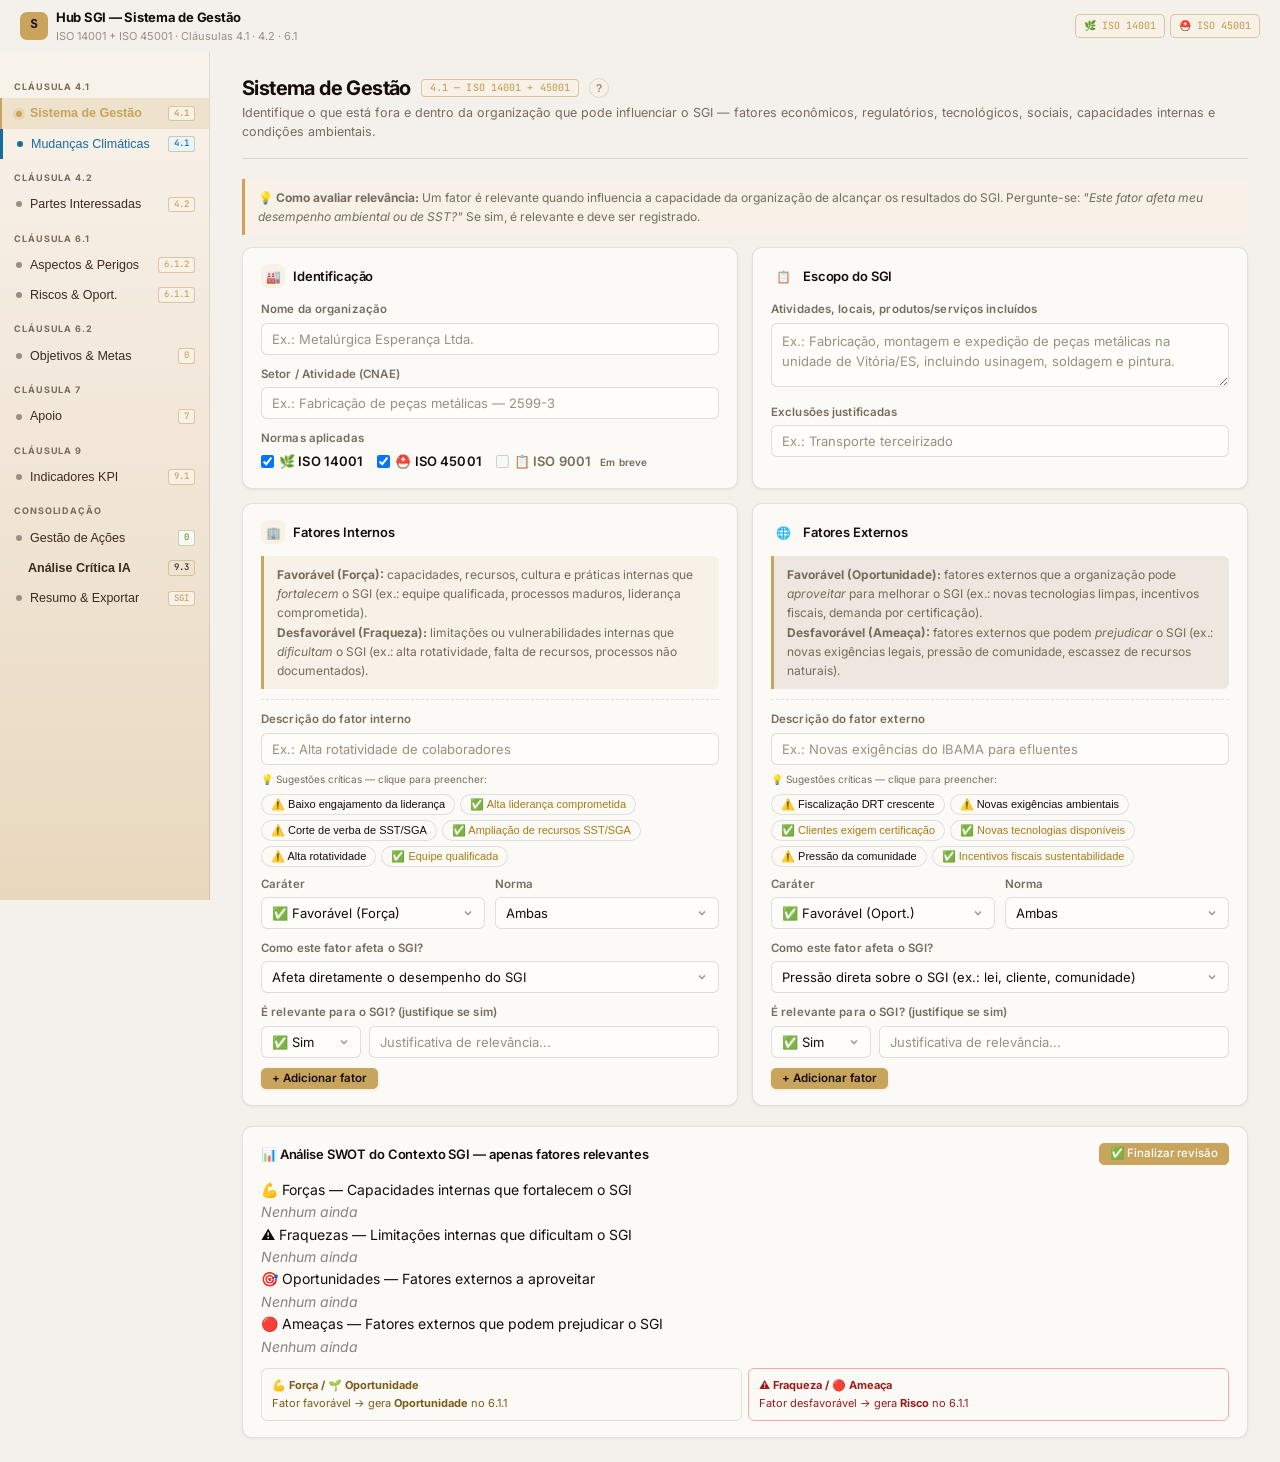
<file: sgi-contexto.html>
<!DOCTYPE html>
<html lang="pt-BR">
<head>
<meta charset="UTF-8">
<meta name="viewport" content="width=device-width, initial-scale=1.0">
<title>Hub Hub SGI — Sistema de Gestão</title>
<link rel="preconnect" href="https://fonts.googleapis.com">
<link rel="preconnect" href="https://fonts.gstatic.com" crossorigin>
<link href="https://fonts.googleapis.com/css2?family=Inter:wght@300;400;500;600;700;800&family=JetBrains+Mono:wght@400;500&display=swap" rel="stylesheet">
<link rel="stylesheet" href="../css/hub.css">
<script>
(function(){try{var s=localStorage.getItem('sgi-theme');var d=window.matchMedia('(prefers-color-scheme: dark)').matches;document.documentElement.setAttribute('data-theme',s||(d?'dark':'light'));}catch(e){}})();
</script>
</head>
<body>
<header>
  <div class="hdr">
    <div class="logo">
      <div class="logo-ico">S</div>
      <div>
        <div class="logo-t">Hub SGI — Sistema de Gestão</div>
        <div class="logo-s"><span id="header-normas-sub">ISO 14001 + ISO 45001 · Cláusulas 4.1 · 4.2 · 6.1</span></div>
      </div>
    </div>
    <div class="norms">
      <span class="nb nb-env" id="header-badge-14001">🌿 ISO 14001</span>
      <span class="nb nb-sst" id="header-badge-45001">⛑️ ISO 45001</span>
    </div>
  </div>
</header>
<div class="layout">
<aside>
  <div class="nav-lbl">Cláusula 4.1</div>
  <button class="nav-item on" onclick="goTo('s0')"><span class="nav-dot"></span>Sistema de Gestão<span class="nav-cl">4.1</span></button>
  <button class="nav-item" onclick="goTo('s_clima')" style="border-left:3px solid #1a6b9e!important"><span class="nav-dot" style="background:#1a6b9e"></span><span style="color:#1a6b9e;font-weight:500">Mudanças Climáticas</span><span class="nav-cl" style="background:#e8f4ff;color:#1a6b9e">4.1</span></button>
  <div class="nav-lbl">Cláusula 4.2</div>
  <button class="nav-item" onclick="goTo('s1')"><span class="nav-dot"></span>Partes Interessadas<span class="nav-cl">4.2</span></button>
  <div class="nav-lbl">Cláusula 6.1</div>
  <button class="nav-item" onclick="goTo('s2')"><span class="nav-dot"></span>Aspectos & Perigos<span class="nav-cl">6.1.2</span></button>
  <button class="nav-item" onclick="goTo('s3')"><span class="nav-dot"></span>Riscos & Oport.<span class="nav-cl">6.1.1</span></button>
  <div class="nav-lbl">Cláusula 6.2</div>
  <button class="nav-item" onclick="goTo('s7')"><span class="nav-dot"></span>Objetivos & Metas<span class="nav-cl" id="obj-nav-badge">0</span></button>
  <div class="nav-lbl">Cláusula 7</div>
  <button class="nav-item" onclick="goTo('s8')"><span class="nav-dot"></span>Apoio<span class="nav-cl">7</span></button>
  <div class="nav-lbl">Cláusula 9</div>
  <button class="nav-item" onclick="goTo('s9')"><span class="nav-dot"></span>Indicadores KPI<span class="nav-cl" id="kpi-nav-badge">9.1</span></button>
  <div class="nav-lbl">Consolidação</div>
  <button class="nav-item" onclick="goTo('s5')"><span class="nav-dot"></span>Gestão de Ações<span class="nav-cl" id="action-nav-badge" style="background:#ffe4e4;color:var(--red)">0</span></button>
  <button class="nav-item" onclick="goTo('s6')" style="border-left:3px solid var(--purple)!important"><span class="nav-dot" style="background:var(--purple)"></span><span style="color:var(--purple);font-weight:600">Análise Crítica IA</span><span class="nav-cl" style="background:var(--purple-l);color:var(--purple)">9.3</span></button>
  <button class="nav-item" onclick="goTo('s4')"><span class="nav-dot"></span>Resumo & Exportar<span class="nav-cl">SGI</span></button>
</aside>
<main>

<!-- ===== S0: CONTEXTO 4.1 ===== -->
<div class="sec on" id="s0">
  <div class="ph">
    <div class="pt">Sistema de Gestão <span class="ct">4.1 — ISO 14001 + 45001</span><button class="help-btn" onclick="openHelp('s0')" title="Orientações">?</button></div>
    <p class="ps"><span id="ctx41-sub">Identifique o que está fora e dentro da organização que pode influenciar o SGI — fatores econômicos, regulatórios, tecnológicos, sociais, capacidades internas e condições ambientais.</span></p>
  </div>

  <div class="info">
    💡 <strong>Como avaliar relevância:</strong> Um fator é relevante quando influencia a capacidade da organização de alcançar os resultados do SGI. Pergunte-se: <em>"Este fator afeta meu desempenho ambiental ou de SST?"</em> Se sim, é relevante e deve ser registrado.
  </div>

  <div class="grid2" style="margin-bottom:14px">
    <div class="card">
      <div class="ct2"><div class="cico" style="background:var(--green-l)">🏭</div> Identificação</div>
      <label>Nome da organização</label>
      <input type="text" id="org-name" placeholder="Ex.: Metalúrgica Esperança Ltda.">
      <label>Setor / Atividade (CNAE)</label>
      <input type="text" id="org-sector" placeholder="Ex.: Fabricação de peças metálicas — 2599-3">
      <label>Normas aplicadas</label>
      <div style="display:flex;gap:14px;margin-top:4px">
        <label style="margin:0;display:flex;align-items:center;gap:5px;font-size:13px;color:var(--text)">
          <input type="checkbox" id="cb14" checked onchange="applyNormasConfig()">
          <span>🌿 ISO 14001</span>
        </label>
        <label style="margin:0;display:flex;align-items:center;gap:5px;font-size:13px;color:var(--text)">
          <input type="checkbox" id="cb45" checked onchange="applyNormasConfig()">
          <span>⛑️ ISO 45001</span>
        </label>
        <label style="margin:0;display:flex;align-items:center;gap:5px;font-size:13px;color:var(--text2);cursor:not-allowed" title="Aguardando publicação ISO 9001 — previsto set/2026">
          <input type="checkbox" id="cb90" disabled>
          <span>📋 ISO 9001 <span style="font-size:10px;background:var(--amber-l);color:var(--amber-d);padding:1px 6px;border-radius:10px;font-weight:600">Em breve</span></span>
        </label>
      </div>
    </div>
    <div class="card">
      <div class="ct2"><div class="cico" style="background:var(--blue-l)">📋</div> Escopo do SGI</div>
      <label>Atividades, locais, produtos/serviços incluídos</label>
      <textarea id="org-scope" placeholder="Ex.: Fabricação, montagem e expedição de peças metálicas na unidade de Vitória/ES, incluindo usinagem, soldagem e pintura."></textarea>
      <label>Exclusões justificadas</label>
      <input type="text" id="org-excl" placeholder="Ex.: Transporte terceirizado">
    </div>
  </div>

  <div class="grid2">
    <!-- FATORES INTERNOS -->
    <div class="card">
      <div class="ct2"><div class="cico" style="background:var(--green-l)">🏢</div> Fatores Internos</div>
      <div class="info green" style="margin-bottom:10px">
        <strong>Favorável (Força):</strong> capacidades, recursos, cultura e práticas internas que <em>fortalecem</em> o SGI (ex.: equipe qualificada, processos maduros, liderança comprometida).<br>
        <strong>Desfavorável (Fraqueza):</strong> limitações ou vulnerabilidades internas que <em>dificultam</em> o SGI (ex.: alta rotatividade, falta de recursos, processos não documentados).
      </div>
      <div id="int-list"></div>
      <div style="border-top:1px dashed var(--gray-b);margin-top:10px;padding-top:10px">
        <label>Descrição do fator interno</label>
        <input type="text" id="int-desc" placeholder="Ex.: Alta rotatividade de colaboradores" onkeydown="if(event.key==='Enter')addFactor('int')">
        <div style="margin-top:6px;display:flex;flex-wrap:wrap;gap:5px">
          <span style="font-size:10px;color:var(--text2);width:100%;margin-bottom:2px">💡 Sugestões críticas — clique para preencher:</span>
          <button type="button" onclick="suggestFactor('int','Baixo engajamento da Alta Direção com o SGI — participação limitada nas análises críticas','des','both')" style="font-size:11px;padding:3px 9px;border:1px solid var(--gray-b);border-radius:20px;background:var(--white);cursor:pointer;color:var(--red)">⚠️ Baixo engajamento da liderança</button>
          <button type="button" onclick="suggestFactor('int','Alta Direção comprometida — SGI incluído na agenda estratégica e com recursos garantidos','fav','both')" style="font-size:11px;padding:3px 9px;border:1px solid var(--gray-b);border-radius:20px;background:var(--white);cursor:pointer;color:var(--green-d)">✅ Alta liderança comprometida</button>
          <button type="button" onclick="suggestFactor('int','Contingenciamento de recursos para SST e meio ambiente pela Alta Direção','des','both')" style="font-size:11px;padding:3px 9px;border:1px solid var(--gray-b);border-radius:20px;background:var(--white);cursor:pointer;color:var(--red)">⚠️ Corte de verba de SST/SGA</button>
          <button type="button" onclick="suggestFactor('int','Decisão da Alta Direção de ampliar recursos para adequação às NRs e requisitos ambientais','fav','both')" style="font-size:11px;padding:3px 9px;border:1px solid var(--gray-b);border-radius:20px;background:var(--white);cursor:pointer;color:var(--green-d)">✅ Ampliação de recursos SST/SGA</button>
          <button type="button" onclick="suggestFactor('int','Alta rotatividade de colaboradores em funções críticas para o SGI','des','both')" style="font-size:11px;padding:3px 9px;border:1px solid var(--gray-b);border-radius:20px;background:var(--white);cursor:pointer;color:var(--amber)">⚠️ Alta rotatividade</button>
          <button type="button" onclick="suggestFactor('int','Equipe do SGI qualificada e com formação técnica adequada','fav','both')" style="font-size:11px;padding:3px 9px;border:1px solid var(--gray-b);border-radius:20px;background:var(--white);cursor:pointer;color:var(--green-d)">✅ Equipe qualificada</button>
        </div>
        <div class="row" style="margin-top:8px">
          <div>
            <label>Caráter</label>
            <select id="int-type">
              <option value="fav">✅ Favorável (Força)</option>
              <option value="des">⚠️ Desfavorável (Fraqueza)</option>
            </select>
          </div>
          <div>
            <label>Norma</label>
            <select id="int-norm">
              <option value="both">Ambas</option>
              <option value="env">14001</option>
              <option value="sst">45001</option>
            </select>
          </div>
        </div>
        <label>Como este fator afeta o SGI?</label>
        <select id="int-dir">
          <option value="dir">Afeta diretamente o desempenho do SGI</option>
          <option value="ind">Afeta indiretamente (via cultura, clima, recursos)</option>
          <option value="both">Ambos os aspectos</option>
        </select>
        <label>É relevante para o SGI? <span style="color:var(--text3)">(justifique se sim)</span></label>
        <div style="display:flex;gap:8px;align-items:flex-start;margin-top:4px">
          <select id="int-rel" style="width:100px;flex-shrink:0">
            <option value="sim">✅ Sim</option>
            <option value="nao">❌ Não</option>
          </select>
          <input type="text" id="int-just" placeholder="Justificativa de relevância...">
        </div>
        <button class="btn btn-g btn-sm mt" onclick="addFactor('int')">+ Adicionar fator</button>
      </div>
    </div>

    <!-- FATORES EXTERNOS -->
    <div class="card">
      <div class="ct2"><div class="cico" style="background:var(--amber-l)">🌐</div> Fatores Externos</div>
      <div class="info amber" style="margin-bottom:10px">
        <strong>Favorável (Oportunidade):</strong> fatores externos que a organização pode <em>aproveitar</em> para melhorar o SGI (ex.: novas tecnologias limpas, incentivos fiscais, demanda por certificação).<br>
        <strong>Desfavorável (Ameaça):</strong> fatores externos que podem <em>prejudicar</em> o SGI (ex.: novas exigências legais, pressão de comunidade, escassez de recursos naturais).
      </div>
      <div id="ext-list"></div>
      <div style="border-top:1px dashed var(--gray-b);margin-top:10px;padding-top:10px">
        <label>Descrição do fator externo</label>
        <input type="text" id="ext-desc" placeholder="Ex.: Novas exigências do IBAMA para efluentes" onkeydown="if(event.key==='Enter')addFactor('ext')">
        <div style="margin-top:6px;display:flex;flex-wrap:wrap;gap:5px">
          <span style="font-size:10px;color:var(--text2);width:100%;margin-bottom:2px">💡 Sugestões críticas — clique para preencher:</span>
          <button type="button" onclick="suggestFactor('ext','Endurecimento da fiscalização trabalhista (DRT) com aumento de autuações no setor','des','sst')" style="font-size:11px;padding:3px 9px;border:1px solid var(--gray-b);border-radius:20px;background:var(--white);cursor:pointer;color:var(--red)">⚠️ Fiscalização DRT crescente</button>
          <button type="button" onclick="suggestFactor('ext','Novas exigências legais ambientais — atualização de normas e limites de emissão','des','env')" style="font-size:11px;padding:3px 9px;border:1px solid var(--gray-b);border-radius:20px;background:var(--white);cursor:pointer;color:var(--red)">⚠️ Novas exigências ambientais</button>
          <button type="button" onclick="suggestFactor('ext','Demanda crescente de clientes por fornecedores certificados ISO 14001 e ISO 45001','fav','both')" style="font-size:11px;padding:3px 9px;border:1px solid var(--gray-b);border-radius:20px;background:var(--white);cursor:pointer;color:var(--green-d)">✅ Clientes exigem certificação</button>
          <button type="button" onclick="suggestFactor('ext','Disponibilidade de tecnologias mais limpas e seguras no mercado','fav','both')" style="font-size:11px;padding:3px 9px;border:1px solid var(--gray-b);border-radius:20px;background:var(--white);cursor:pointer;color:var(--green-d)">✅ Novas tecnologias disponíveis</button>
          <button type="button" onclick="suggestFactor('ext','Pressão da comunidade local sobre impactos ambientais e de SST da operação','des','both')" style="font-size:11px;padding:3px 9px;border:1px solid var(--gray-b);border-radius:20px;background:var(--white);cursor:pointer;color:var(--amber)">⚠️ Pressão da comunidade</button>
          <button type="button" onclick="suggestFactor('ext','Incentivos fiscais e linhas de crédito para investimentos em sustentabilidade e SST','fav','both')" style="font-size:11px;padding:3px 9px;border:1px solid var(--gray-b);border-radius:20px;background:var(--white);cursor:pointer;color:var(--green-d)">✅ Incentivos fiscais sustentabilidade</button>
        </div>
        <div class="row" style="margin-top:8px">
          <div>
            <label>Caráter</label>
            <select id="ext-type">
              <option value="fav">✅ Favorável (Oport.)</option>
              <option value="des">⚠️ Desfavorável (Ameaça)</option>
            </select>
          </div>
          <div>
            <label>Norma</label>
            <select id="ext-norm">
              <option value="both">Ambas</option>
              <option value="env">14001</option>
              <option value="sst">45001</option>
            </select>
          </div>
        </div>
        <label>Como este fator afeta o SGI?</label>
        <select id="ext-dir">
          <option value="dir">Pressão direta sobre o SGI (ex.: lei, cliente, comunidade)</option>
          <option value="ind">Influência indireta (ex.: tendência de mercado, tecnologia)</option>
          <option value="both">Ambos os aspectos</option>
        </select>
        <label>É relevante para o SGI? <span style="color:var(--text3)">(justifique se sim)</span></label>
        <div style="display:flex;gap:8px;align-items:flex-start;margin-top:4px">
          <select id="ext-rel" style="width:100px;flex-shrink:0">
            <option value="sim">✅ Sim</option>
            <option value="nao">❌ Não</option>
          </select>
          <input type="text" id="ext-just" placeholder="Justificativa de relevância...">
        </div>
        <button class="btn btn-g btn-sm mt" onclick="addFactor('ext')">+ Adicionar fator</button>
      </div>
    </div>
  </div>

  <div class="card mt2">
    <div style="display:flex;align-items:center;justify-content:space-between;margin-bottom:14px;flex-wrap:wrap;gap:8px">
      <div class="ct2" style="margin-bottom:0">📊 Análise SWOT do Contexto SGI — apenas fatores relevantes</div>
      <div style="display:flex;align-items:center;gap:8px">
        <span id="swot-rev-date" style="font-size:11px;color:var(--text2)"></span>
        <button class="btn btn-sm" style="background:var(--green);color:#fff;border-color:var(--green);font-weight:500" onclick="finalizeSWOT()">✅ Finalizar revisão</button>
      </div>
    </div>
    <div class="swot">
      <div class="sq ss"><div class="sq-t">💪 Forças — Capacidades internas que fortalecem o SGI</div><div class="sq-i" id="sw-s">—</div></div>
      <div class="sq sw"><div class="sq-t">⚠️ Fraquezas — Limitações internas que dificultam o SGI</div><div class="sq-i" id="sw-w">—</div></div>
      <div class="sq so"><div class="sq-t">🎯 Oportunidades — Fatores externos a aproveitar</div><div class="sq-i" id="sw-o">—</div></div>
      <div class="sq st"><div class="sq-t">🔴 Ameaças — Fatores externos que podem prejudicar o SGI</div><div class="sq-i" id="sw-t">—</div></div>
    </div>
    <div style="display:grid;grid-template-columns:1fr 1fr;gap:6px;margin-top:10px;font-size:11px">
    <div style="background:var(--green-xl);border:1px solid #E5E0D8;border-radius:6px;padding:8px 10px;color:var(--green-txt)">
      <strong>💪 Força / 🌱 Oportunidade</strong><br>
      Fator favorável → gera <strong>Oportunidade</strong> no 6.1.1
    </div>
    <div style="background:var(--red-l);border:1px solid #FCA5A5;border-radius:6px;padding:8px 10px;color:var(--red-d,#991B1B)">
      <strong>⚠️ Fraqueza / 🔴 Ameaça</strong><br>
      Fator desfavorável → gera <strong>Risco</strong> no 6.1.1
    </div>
  </div>
  <div id="swot-suggest-btn"  style="display:none;margin-top:12px">
      <button class="btn btn-sm" style="background:var(--blue);color:#fff;border-color:var(--blue);font-weight:500" onclick="goTo('s3');generateROFromSWOT()">
        ⚡ Gerar Riscos & Oportunidades a partir desta SWOT →
      </button>
    </div>
  </div>
</div>


<!-- ===== S_CLIMA: MUDANÇAS CLIMÁTICAS — 4.1 ISO 14001 + 45001 (Anexo SL) ===== -->
<div class="sec" id="s_clima">
  <div class="ph">
    <div class="pt">Mudanças Climáticas <span class="ct">4.1 — ISO 14001 + 45001 · Anexo SL (HLS)</span></div>
    <p class="ps">Análise obrigatória em auditoria — evidencie como o clima afeta a organização e como a organização impacta o clima.</p>
  </div>
<div style="background:var(--white);border-radius:var(--r);padding:18px 20px;margin-top:16px;border:2px solid #1a6b9e;box-shadow:var(--shadow)">
  <div style="display:flex;align-items:center;justify-content:space-between;margin-bottom:4px;flex-wrap:wrap;gap:8px">
    <div style="display:flex;align-items:center;gap:10px">
      <span style="font-size:22px">🌡️</span>
      <div>
        <div style="font-size:15px;font-weight:700;color:#1a6b9e">Mudanças Climáticas — Análise de Contexto</div>
        <div style="font-size:11px;color:var(--text2)">ISO 14001 §4.1 + ISO 45001 §4.1 · Anexo SL (HLS) · Evidência obrigatória para auditoria</div>
      </div>
    </div>
    <div style="display:flex;gap:8px;align-items:center">
      <span id="clima-status-badge" style="font-size:11px;padding:3px 12px;border-radius:20px;background:var(--amber-l);color:var(--amber-d);font-weight:600">⚠️ Não analisado</span>
      <button class="btn btn-sm" onclick="openClimaHelp()" style="border-color:#1a6b9e;color:#1a6b9e">❓ Como analisar</button>
    </div>
  </div>

  <div style="background:#e8f4ff;border-left:3px solid #1a6b9e;padding:10px 14px;border-radius:4px;font-size:12px;color:#1a6b9e;margin-bottom:14px">
    <strong>📋 Por que analisar?</strong> O Anexo SL — que rege todas as normas ISO de sistema de gestão — exige que mudanças climáticas sejam consideradas no contexto organizacional (§4.1).
    A análise cobre <strong>duas direções</strong>: como o clima afeta a organização, e como a organização contribui para as mudanças climáticas.
    <strong>A evidência desta análise é obrigatória em auditoria</strong> — mesmo que a conclusão seja "não afeta". Clique em ❓ para orientações.
  </div>

  <!-- Abas das duas direções -->
  <div style="display:flex;gap:0;margin-bottom:14px;border-bottom:2px solid var(--gray-b)">
    <button id="clima-tab-1" onclick="switchClimaTab(1)"
      style="padding:8px 18px;font-size:12px;font-weight:600;border:none;background:none;cursor:pointer;border-bottom:3px solid #1a6b9e;color:#1a6b9e;margin-bottom:-2px">
      ☁️ Clima → Organização
    </button>
    <button id="clima-tab-2" onclick="switchClimaTab(2)"
      style="padding:8px 18px;font-size:12px;font-weight:600;border:none;background:none;cursor:pointer;color:var(--text2);border-bottom:3px solid transparent;margin-bottom:-2px">
      🏭 Organização → Clima
    </button>
    <button id="clima-tab-3" onclick="switchClimaTab(3)"
      style="padding:8px 18px;font-size:12px;font-weight:600;border:none;background:none;cursor:pointer;color:var(--text2);border-bottom:3px solid transparent;margin-bottom:-2px">
      📋 Conclusão & Evidência
    </button>
  </div>

  <!-- ABA 1: Clima → Organização (riscos físicos) -->
  <div id="clima-tab-content-1">
    <div style="font-size:12px;color:var(--text2);margin-bottom:12px">
      Como eventos e tendências climáticas podem afetar as <strong>operações, trabalhadores e objetivos do SGI</strong>?
      Clique em <strong>+ Incluir</strong> nas sugestões abaixo ou adicione riscos específicos da sua organização.
    </div>

    <!-- Sugestões pré-definidas -->
    <div style="background:var(--gray-l);border-radius:8px;padding:14px;margin-bottom:14px">
      <div style="display:flex;align-items:center;justify-content:space-between;margin-bottom:10px;flex-wrap:wrap;gap:8px">
        <div style="font-size:12px;font-weight:700;color:var(--text)">💡 Sugestões de riscos e oportunidades climáticas</div>
        <div style="display:flex;gap:6px;flex-wrap:wrap">
          <button class="btn btn-sm" onclick="filterClimaSugest('all')" id="csfilt-all"
            style="font-size:10px;background:var(--green);color:#fff;border-color:var(--green)">Todos</button>
          <button class="btn btn-sm" onclick="filterClimaSugest('env')" id="csfilt-env"
            style="font-size:10px">🌿 14001</button>
          <button class="btn btn-sm" onclick="filterClimaSugest('sst')" id="csfilt-sst"
            style="font-size:10px">⛑️ 45001</button>
          <button class="btn btn-sm" onclick="filterClimaSugest('opp')" id="csfilt-opp"
            style="font-size:10px">🌱 Oportunidades</button>
          <button class="btn btn-sm" onclick="filterClimaSugest('ind')" id="csfilt-ind"
            style="font-size:10px">🏭 Processo Intensivo</button>
        </div>
      </div>
      <div id="clima-sugest-cards" style="max-height:420px;overflow-y:auto;padding-right:4px">
        <div style="text-align:center;padding:20px;color:var(--text3);font-size:12px">
          ⏳ Carregando sugestões...
        </div>
      </div>
    </div>

    <!-- Riscos já adicionados -->
    <div style="font-size:12px;font-weight:700;color:var(--text);margin-bottom:8px">
      ✅ Riscos e oportunidades incluídos nesta análise
    </div>
    <div id="clima-riscos-list" style="display:flex;flex-direction:column;gap:8px">
      <div style="color:var(--text3);font-size:12px;padding:8px">Nenhum item incluído ainda — use as sugestões acima ou clique em "+ Adicionar risco climático"</div>
    </div>
    <div style="margin-top:10px;display:flex;gap:8px;align-items:center;flex-wrap:wrap">
    <button class="btn btn-sm btn-g" onclick="addClimaRisco()">+ Adicionar risco climático</button>
    <span style="font-size:11px;color:var(--text2)">ou escolha uma sugestão:</span>
    <div style="display:flex;gap:6px;flex-wrap:wrap" id="clima-sugest-btns"></div>
  </div>
  </div>

  <!-- ABA 2: Organização → Clima (emissões GEE) -->
  <div id="clima-tab-content-2" style="display:none">
    <div style="font-size:12px;color:var(--text2);margin-bottom:12px">
      Como as atividades da organização contribuem para as mudanças climáticas?
      Identifique as principais <strong>fontes de emissão de GEE</strong> por escopo (GHG Protocol).
    </div>

    <div style="display:grid;grid-template-columns:1fr 1fr 1fr;gap:12px;margin-bottom:12px">
      <!-- Escopo 1 -->
      <div style="background:#fff3f3;border:1px solid #fcc;border-radius:8px;padding:12px">
        <div style="font-size:11px;font-weight:700;color:var(--red);margin-bottom:4px">🔴 Escopo 1 — Emissões diretas</div>
        <div style="font-size:10px;color:var(--text2);margin-bottom:8px">Fontes próprias: combustão, processos industriais, veículos da frota, refrigerantes</div>
        <div style="display:flex;flex-wrap:wrap;gap:4px;margin-bottom:8px">
          <button onclick="appendClimaEsc('clima-esc1','Queima de combustíveis fósseis (caldeiras, fornos, geradores)')" class="btn btn-sm" style="font-size:10px;padding:2px 8px;color:var(--red);border-color:#fcc">+ Caldeiras/Fornos</button>
          <button onclick="appendClimaEsc('clima-esc1','Frota de veículos próprios (diesel/gasolina)')" class="btn btn-sm" style="font-size:10px;padding:2px 8px;color:var(--red);border-color:#fcc">+ Frota</button>
          <button onclick="appendClimaEsc('clima-esc1','Processo industrial (alto-forno, coqueria, forno rotativo)')" class="btn btn-sm" style="font-size:10px;padding:2px 8px;color:var(--red);border-color:#fcc">+ Processo</button>
          <button onclick="appendClimaEsc('clima-esc1','Sistemas de refrigeração (CFC/HFC)')" class="btn btn-sm" style="font-size:10px;padding:2px 8px;color:var(--red);border-color:#fcc">+ Refrigeração</button>
          <button onclick="appendClimaEsc('clima-esc1','Geração de energia própria (grupo gerador)')" class="btn btn-sm" style="font-size:10px;padding:2px 8px;color:var(--red);border-color:#fcc">+ Gerador</button>
        </div>
        <textarea id="clima-esc1" rows="4" placeholder="Descreva as fontes de emissão direta da organização..." style="font-size:11px" oninput="updateClimaStatus()"></textarea>
      </div>

      <!-- Escopo 2 -->
      <div style="background:#fff8f0;border:1px solid #fda;border-radius:8px;padding:12px">
        <div style="font-size:11px;font-weight:700;color:var(--amber);margin-bottom:4px">🟡 Escopo 2 — Emissões indiretas de energia</div>
        <div style="font-size:10px;color:var(--text2);margin-bottom:8px">Energia comprada: eletricidade, calor, vapor ou frio adquiridos de terceiros</div>
        <div style="display:flex;flex-wrap:wrap;gap:4px;margin-bottom:8px">
          <button onclick="appendClimaEsc('clima-esc2','Energia elétrica da rede (concessionária)')" class="btn btn-sm" style="font-size:10px;padding:2px 8px;color:var(--amber);border-color:#fda">+ Energia elétrica</button>
          <button onclick="appendClimaEsc('clima-esc2','Vapor adquirido de terceiros')" class="btn btn-sm" style="font-size:10px;padding:2px 8px;color:var(--amber);border-color:#fda">+ Vapor</button>
          <button onclick="appendClimaEsc('clima-esc2','Energia de fonte renovável (GD solar/eólica)')" class="btn btn-sm" style="font-size:10px;padding:2px 8px;color:var(--amber);border-color:#fda">+ Renovável</button>
        </div>
        <textarea id="clima-esc2" rows="4" placeholder="Descreva o consumo de energia adquirida de terceiros..." style="font-size:11px" oninput="updateClimaStatus()"></textarea>
      </div>

      <!-- Escopo 3 -->
      <div style="background:#f0f4ff;border:1px solid #bcd;border-radius:8px;padding:12px">
        <div style="font-size:11px;font-weight:700;color:#1a6b9e;margin-bottom:4px">🔵 Escopo 3 — Outras emissões indiretas</div>
        <div style="font-size:10px;color:var(--text2);margin-bottom:8px">Cadeia de valor: fornecedores, transporte, resíduos, uso e fim de vida do produto</div>
        <div style="display:flex;flex-wrap:wrap;gap:4px;margin-bottom:8px">
          <button onclick="appendClimaEsc('clima-esc3','Transporte de matérias-primas por fornecedores')" class="btn btn-sm" style="font-size:10px;padding:2px 8px;color:#1a6b9e;border-color:#bcd">+ Fornecedores</button>
          <button onclick="appendClimaEsc('clima-esc3','Transporte e distribuição de produtos acabados')" class="btn btn-sm" style="font-size:10px;padding:2px 8px;color:#1a6b9e;border-color:#bcd">+ Logística</button>
          <button onclick="appendClimaEsc('clima-esc3','Destinação de resíduos (aterro, incineração)')" class="btn btn-sm" style="font-size:10px;padding:2px 8px;color:#1a6b9e;border-color:#bcd">+ Resíduos</button>
          <button onclick="appendClimaEsc('clima-esc3','Deslocamento de funcionários (home-to-work)')" class="btn btn-sm" style="font-size:10px;padding:2px 8px;color:#1a6b9e;border-color:#bcd">+ Funcionários</button>
          <button onclick="appendClimaEsc('clima-esc3','Uso do produto pelo cliente')" class="btn btn-sm" style="font-size:10px;padding:2px 8px;color:#1a6b9e;border-color:#bcd">+ Uso produto</button>
        </div>
        <textarea id="clima-esc3" rows="4" placeholder="Descreva as emissões indiretas da cadeia de valor..." style="font-size:11px" oninput="updateClimaStatus()"></textarea>
      </div>
    </div>

    <div style="display:grid;grid-template-columns:1fr 1fr;gap:12px">
      <div class="field">
        <label>✅ Iniciativas de mitigação / redução de GEE já em andamento</label>
        <textarea id="clima-mitig" rows="3" placeholder="Ex.: Programa de eficiência energética, energia solar instalada, substituição de frota, metas de redução de GEE..." oninput="updateClimaStatus()"></textarea>
      </div>
      <div class="field">
        <label>📊 Possui inventário de GEE formalizado?</label>
        <select id="clima-inventario" onchange="updateClimaStatus()" style="margin-bottom:8px">
          <option value="">— Selecione —</option>
          <option value="sim-pub">✅ Sim — publicado (relatório de sustentabilidade)</option>
          <option value="sim-int">🔶 Sim — interno (não publicado)</option>
          <option value="parcial">📋 Parcial — apenas Escopo 1 e 2</option>
          <option value="nao-plan">🔜 Não — mas planejamos elaborar</option>
          <option value="nao">❌ Não</option>
        </select>
        <label>Referência / metodologia utilizada</label>
        <input type="text" id="clima-inventario-ref" placeholder="Ex.: GHG Protocol, ISO 14064, SBTI..." oninput="updateClimaStatus()">
      </div>
    </div>
  </div>

  <!-- ABA 3: Conclusão e Evidência -->
  <div id="clima-tab-content-3" style="display:none">

    <!-- Checklist de verificação -->
    <div style="background:var(--gray-l);border-radius:8px;padding:14px;margin-bottom:14px">
      <div style="font-size:12px;font-weight:700;color:var(--text);margin-bottom:10px">
        ✅ Checklist de análise — o auditor vai verificar estes pontos
      </div>
      <div style="display:grid;grid-template-columns:1fr 1fr;gap:8px;font-size:12px">
        <label style="display:flex;align-items:flex-start;gap:8px;cursor:pointer;font-weight:400">
          <input type="checkbox" id="ck-riscos-fisicos" style="margin-top:2px;flex-shrink:0">
          <span>Riscos físicos agudos identificados (enchentes, calor extremo, tempestades)</span>
        </label>
        <label style="display:flex;align-items:flex-start;gap:8px;cursor:pointer;font-weight:400">
          <input type="checkbox" id="ck-riscos-cronicos" style="margin-top:2px;flex-shrink:0">
          <span>Riscos físicos crônicos avaliados (estiagem, aumento de temperatura)</span>
        </label>
        <label style="display:flex;align-items:flex-start;gap:8px;cursor:pointer;font-weight:400">
          <input type="checkbox" id="ck-transicao" style="margin-top:2px;flex-shrink:0">
          <span>Riscos de transição considerados (regulamentação carbono, CBAM, ESG)</span>
        </label>
        <label style="display:flex;align-items:flex-start;gap:8px;cursor:pointer;font-weight:400">
          <input type="checkbox" id="ck-oportunidades" style="margin-top:2px;flex-shrink:0">
          <span>Oportunidades climáticas identificadas (eficiência, renováveis, carbono)</span>
        </label>
        <label style="display:flex;align-items:flex-start;gap:8px;cursor:pointer;font-weight:400">
          <input type="checkbox" id="ck-gee" style="margin-top:2px;flex-shrink:0">
          <span>Fontes de emissão de GEE identificadas (Escopos 1, 2 e 3)</span>
        </label>
        <label style="display:flex;align-items:flex-start;gap:8px;cursor:pointer;font-weight:400">
          <input type="checkbox" id="ck-sst" style="margin-top:2px;flex-shrink:0">
          <span>Impacto climático na saúde e segurança dos trabalhadores avaliado (ISO 45001)</span>
        </label>
      </div>
    </div>

    <!-- Conclusão separada por norma -->
    <div style="display:grid;grid-template-columns:1fr 1fr;gap:12px;margin-bottom:12px">
      <div id="clima-bloco-14001" style="background:var(--green-l);border:1px solid #99F6E4;border-radius:8px;padding:12px">
        <div style="font-size:11px;font-weight:700;color:var(--green-d);margin-bottom:8px">🌿 ISO 14001 — Impacto ambiental</div>
        <label style="font-size:11px">As mudanças climáticas afetam os objetivos do SGA?</label>
        <select id="clima-afeta-14001" onchange="updateClimaStatus()" style="margin-bottom:8px">
          <option value="">— Selecione —</option>
          <option value="sim-relevante">✅ Sim — de forma relevante</option>
          <option value="sim-baixo">🔶 Sim — de forma baixa (monitorar)</option>
          <option value="nao">❌ Não afeta neste ciclo</option>
        </select>
        <label style="font-size:11px">Conclusão para o SGA (14001)</label>
        <textarea id="clima-conclusao-14001" rows="3" oninput="updateClimaStatus()"
          placeholder="Ex.: Risco de estiagem afeta disponibilidade hídrica para o processo. Oportunidade de eficiência energética incorporada como objetivo ambiental. Emissões de GEE predominantemente de Escopo 2."
          style="font-size:11px"></textarea>
      </div>
      <div id="clima-bloco-45001" style="background:var(--blue-l);border:1px solid #E5E0D8;border-radius:8px;padding:12px">
        <div style="font-size:11px;font-weight:700;color:var(--blue-d);margin-bottom:8px">⛑️ ISO 45001 — Saúde e segurança</div>
        <label style="font-size:11px">As mudanças climáticas afetam os objetivos do SGSST?</label>
        <select id="clima-afeta-45001" onchange="updateClimaStatus()" style="margin-bottom:8px">
          <option value="">— Selecione —</option>
          <option value="sim-relevante">✅ Sim — de forma relevante</option>
          <option value="sim-baixo">🔶 Sim — de forma baixa (monitorar)</option>
          <option value="nao">❌ Não afeta neste ciclo</option>
        </select>
        <label style="font-size:11px">Conclusão para o SGSST (45001)</label>
        <textarea id="clima-conclusao-45001" rows="3" oninput="updateClimaStatus()"
          placeholder="Ex.: Ondas de calor representam risco de stress térmico para trabalhadores externos e em áreas sem climatização. Revisão do PPRA/PGR considerará fator climático. Não há outros impactos relevantes identificados."
          style="font-size:11px"></textarea>
      </div>
    </div>

    <!-- Campo de conclusão unificada (para quem tem apenas uma norma) -->
    <div class="field">
      <label>Conclusão geral da análise <span style="color:var(--red)">*</span>
        <span style="font-size:10px;font-weight:400;color:var(--text2)"> — síntese para o registro do contexto</span>
      </label>
      <textarea id="clima-conclusao" rows="3" oninput="updateClimaStatus()"
        placeholder="Síntese da análise de mudanças climáticas para registro no contexto organizacional. Mesmo que o impacto seja baixo ou nulo, registre a conclusão da análise como evidência."
        style="min-height:70px"></textarea>
    </div>

    <div style="display:grid;grid-template-columns:1fr 1fr 1fr 1fr;gap:12px;margin-bottom:12px">
      <div class="field">
        <label>Responsável pela análise</label>
        <input type="text" id="clima-resp" placeholder="Nome" oninput="updateClimaStatus()">
      </div>
      <div class="field">
        <label>Cargo / função</label>
        <input type="text" id="clima-cargo" placeholder="Ex.: Técnico Ambiental" oninput="updateClimaStatus()">
      </div>
      <div class="field">
        <label>Data da análise</label>
        <input type="date" id="clima-data" oninput="updateClimaStatus()">
      </div>
      <div class="field">
        <label>Próxima revisão</label>
        <input type="date" id="clima-revisao" oninput="updateClimaStatus()">
      </div>
    </div>

    <div style="display:flex;gap:8px;flex-wrap:wrap;margin-bottom:12px">
      <button class="btn btn-sm" onclick="gerarROClima()"
        style="background:var(--green);color:#fff;border-color:var(--green);font-weight:600">
        ⚡ Gerar R&O a partir desta análise →
      </button>
      <button class="btn btn-sm" onclick="printClimaEvidencia()"
        style="border-color:#1a6b9e;color:#1a6b9e;font-weight:600">
        🖨️ Imprimir evidência para auditoria
      </button>
    </div>

    <div id="clima-evidencia-resumo" style="display:none;margin-top:8px;background:#e8f4ff;border-radius:8px;padding:12px;font-size:12px"></div>
  </div>
</div>
</div>




<!-- ===== S1: PARTES INTERESSADAS 4.2 ===== -->
<div class="sec" id="s1">
  <div class="ph">
    <div class="pt">Partes Interessadas <span class="ct">4.2 — ISO 14001 + 45001</span><button class="help-btn" onclick="openHelp('s1')" title="Orientações">?</button></div>
    <p class="ps">Identifique partes interessadas, suas <strong>necessidades</strong> (requisitos explícitos/formais) e <strong>expectativas</strong> (implícitas/desejadas), e determine quais se tornam obrigações de conformidade.</p>
  </div>

  <div class="info">
    💡 <strong>Necessidade</strong> = requisito explícito, formal, obrigatório (lei, contrato, licença). &nbsp;|&nbsp; <strong>Expectativa</strong> = desejo implícito, não formalizado, mas que se ignorado gera conflito. &nbsp;|&nbsp; <strong>Obrigação de conformidade</strong> = necessidades e expectativas que a organização decide assumir como compromisso (ISO 14001 §6.1.3 / 45001 §6.1.3).
  </div>

  <div class="flex fbet" style="margin-bottom:10px">
    <span style="font-size:12px;color:var(--text2)">Clique para selecionar · Use "+ Nova parte" para adicionar</span>
    <button class="btn btn-g btn-sm" onclick="openAddPI()">+ Nova parte interessada</button>
  </div>

  <div class="pi-grid" id="pi-grid"></div>

  <div class="divider"></div>
  <div class="ct2" style="font-size:13px;margin-bottom:10px">📋 Necessidades × Expectativas das Partes Selecionadas</div>
  <div style="overflow-x:auto">
    <table class="tbl">
      <thead>
        <tr>
          <th>Parte Interessada</th>
          <th>Necessidades (formais/obrigatórias)</th>
          <th>Expectativas (implícitas/desejadas)</th>
          <th>Obrigação de conformidade?</th>
          <th>Norma</th>
          <th>Monitoramento</th>
        </tr>
      </thead>
      <tbody id="pi-detail-body"></tbody>
    </table>
  </div>

  <div class="card mt2">
    <div class="ct2">🗺️ Mapa de Influência × Interesse</div>
    <div style="display:grid;grid-template-columns:1fr 1fr;grid-template-rows:1fr 1fr;gap:6px;min-height:180px">
      <div class="map-quad mq-tl"><b>👁️ Engajar ativamente (alta inf., baixo int.)</b><div id="mq-tl"></div></div>
      <div class="map-quad mq-tr"><b>⭐ Gerenciar de perto (alta inf., alto int.)</b><div id="mq-tr"></div></div>
      <div class="map-quad mq-bl"><b>📡 Monitorar (baixa inf., baixo int.)</b><div id="mq-bl"></div></div>
      <div class="map-quad mq-br"><b>📢 Manter informado (baixa inf., alto int.)</b><div id="mq-br"></div></div>
    </div>
    <div style="display:flex;justify-content:space-between;font-size:10px;color:var(--text2);margin-top:6px">
      <span>↑ Alta influência</span><span>→ Alto interesse</span>
    </div>
  </div>
</div>

<!-- ===== S2: ASPECTOS & PERIGOS ===== -->
<div class="sec" id="s2">
  <div class="ph">
    <div class="pt">Aspectos & Perigos <span class="ct">6.1.2</span></div>
    <p class="ps">Aspectos ambientais significativos (ISO 14001) e perigos/riscos de SST (ISO 45001), com avaliação Probabilidade × Severidade.</p>
  </div>

  <!-- FLUXO DE CAMPO -->
  <div id="ap-bloco-45001" data-norma="sst" style="background:var(--blue-l);border:1px solid #E5E0D8;border-radius:var(--r);padding:12px 16px;margin-bottom:14px;font-size:12px;color:var(--blue-d);line-height:1.7">
    💡 <strong>ISO 14001 e ISO 45001</strong> exigem identificação por <strong>Atividade, Produto e Serviço</strong>. A 14001 inclui também a <strong>perspectiva de ciclo de vida</strong> e avaliação de <strong>significância</strong>. A 45001 requer avaliação do <strong>grau do risco</strong> e aplicação da <strong>hierarquia de controles</strong>. Por isso, os levantamentos são exportados em planilhas <strong>separadas por norma</strong>.
  </div>

  <div style="display:grid;grid-template-columns:1fr 1fr;gap:12px;margin-bottom:16px">

    <!-- 14001 -->
    <div id="ap-bloco-14001" data-norma="env" style="background:var(--green-l);border:1px solid #99F6E4;border-radius:var(--r);padding:14px 16px">
      <div style="font-size:12px;font-weight:700;color:var(--green-d);margin-bottom:6px">🌿 ISO 14001 — Aspectos &amp; Impactos Ambientais</div>
      <p style="font-size:12px;color:var(--green-d);margin-bottom:10px;line-height:1.6">
        Inclui: <strong>Atividade/Produto/Serviço · Ciclo de vida · Aspecto · Impacto · P × S · Significância</strong>
      </p>
      <div style="display:flex;gap:8px;flex-wrap:wrap;margin-bottom:8px">
        <button class="btn btn-sm" style="background:var(--green);color:#fff;border-color:var(--green);font-weight:500" onclick="exportCSV14001()">⬇️ Baixar planilha 14001 (.xlsx)</button>
        <button class="btn btn-sm" style="border-color:var(--teal);color:var(--teal);font-weight:500" onclick="exportHTMLAP()">🌐 Gerar HTML para auditoria</button>
        <button class="btn btn-sm" style="background:var(--green-d);color:#fff;border-color:var(--green-d);font-weight:500" onclick="openCampo14001()">📋 Formulário de campo — 14001</button>
      </div>
      <div style="border-top:1px dashed #99F6E4;padding-top:8px;margin-top:4px">
        <div style="font-size:11px;font-weight:600;color:var(--green-d);margin-bottom:4px">📥 Importar após preenchimento:</div>
        <label class="btn btn-sm" style="background:var(--purple);color:#fff;border-color:var(--purple);font-weight:500;cursor:pointer;display:inline-flex">
          📱 Importar do formulário de campo (.json)
          <input type="file" accept=".json" style="display:none" onchange="importCampoJSON(this)">
        </label>
        <label class="btn btn-sm" style="background:var(--green-d);color:#fff;border-color:var(--green-d);font-weight:500;cursor:pointer;display:inline-flex">
          📂 Importar 14001 .xlsx/.csv
          <input type="file" id="import-csv-14001" accept=".xlsx,.csv" style="display:none" onchange="importCSV14001(this)">
        </label>
        <div id="import-status-14001" style="font-size:11px;color:var(--green-d);margin-top:6px"></div>
      </div>
    </div>

    <!-- 45001 -->
    <div style="background:var(--blue-l);border:1px solid #E5E0D8;border-radius:var(--r);padding:14px 16px">
      <div style="font-size:12px;font-weight:700;color:var(--blue-d);margin-bottom:6px">⛑️ ISO 45001 — Perigos &amp; Riscos de SST</div>
      <p style="font-size:12px;color:var(--blue-d);margin-bottom:10px;line-height:1.6">
        Inclui: <strong>Atividade/Produto/Serviço · Perigo · Risco · P × S · Grau · Hierarquia de controles</strong>
      </p>
      <div style="display:flex;gap:8px;flex-wrap:wrap;margin-bottom:8px">
        <button class="btn btn-sm" style="background:var(--blue);color:#fff;border-color:var(--blue);font-weight:500" onclick="exportCSV45001()">⬇️ Baixar planilha 45001 (.xlsx)</button>
        <button class="btn btn-sm" style="background:var(--blue-d);color:#fff;border-color:var(--blue-d);font-weight:500" onclick="openCampo45001()">📋 Formulário de campo — 45001</button>
      </div>
      <div style="border-top:1px dashed #E5E0D8;padding-top:8px;margin-top:4px">
        <div style="font-size:11px;font-weight:600;color:var(--blue-d);margin-bottom:4px">📥 Importar após preenchimento:</div>
        <label class="btn btn-sm" style="background:var(--blue-d);color:#fff;border-color:var(--blue-d);font-weight:500;cursor:pointer;display:inline-flex">
          📂 Importar 45001 .xlsx/.csv
          <input type="file" id="import-csv-45001" accept=".xlsx,.csv" style="display:none" onchange="importCSV45001(this)">
        </label>
        <div id="import-status-45001" style="font-size:11px;color:var(--blue-d);margin-top:6px"></div>
      </div>
    </div>

  </div>

  <!-- FILTROS E AÇÕES -->
  <div class="flex fbet" style="margin-bottom:12px">
    <div class="flex" style="gap:6px">
      <button class="btn btn-sm" id="fa-all" onclick="filterAP('all')">Todos</button>
      <button class="btn btn-sm" id="fa-env" onclick="filterAP('env')">🌿 Ambientais</button>
      <button class="btn btn-sm" id="fa-sst" onclick="filterAP('sst')">⛑️ SST</button>
    </div>
    <div class="flex" style="gap:6px">
      <button class="btn btn-sm" onclick="clearAP()" style="color:var(--red);border-color:var(--red)">🗑️ Limpar todos</button>
      <button class="btn btn-g btn-sm" onclick="openAPModal()">+ Novo item manual</button>
    </div>
  </div>

  <div style="overflow-x:auto">
    <table class="tbl" style="min-width:1100px">
      <thead>
        <tr><th>Tipo</th><th>Atividade/Produto/Serviço</th><th>Aspecto / Perigo</th><th>Impacto / Consequência</th><th>Condição</th><th style="text-align:center">P</th><th style="text-align:center">S</th><th>Score</th><th>Signi./Grau</th><th>Detalhe extra</th><th></th></tr>
      </thead>
      <tbody id="ap-body"></tbody>
    </table>
  </div>
  <div class="empty" id="ap-empty">Nenhum item cadastrado. Exporte a planilha de campo, preencha e importe — ou adicione manualmente.</div>

  <!-- INSTRUÇÕES DE USO -->
  <div style="background:var(--gray-l);border-radius:var(--r);padding:14px 16px;margin-top:14px;font-size:12px;color:var(--text2);line-height:1.7">
    <strong style="color:var(--text)">📋 Como usar o fluxo de campo:</strong><br>
    1. Clique em <strong>Exportar .csv</strong> ou <strong>.xlsx</strong> — o arquivo já vem com cabeçalho, instruções e exemplos de preenchimento.<br>
    2. Distribua o arquivo para os responsáveis pelo levantamento (técnicos de segurança, analistas ambientais, líderes de área).<br>
    3. Preencha uma linha por aspecto ambiental ou perigo identificado. Colunas P e S recebem valores de 1 a 5.<br>
    4. Salve como .csv (UTF-8) e clique em <strong>Importar .csv</strong> para carregar os dados na ferramenta.<br>
    5. Revise, ajuste e siga para a cláusula 6.1.1 com os riscos já mapeados.
  </div>
</div>

<!-- ===== S3: RISCOS & OPORTUNIDADES ===== -->
<div class="sec" id="s3">
  <div class="ph">
    <div class="pt">Riscos e Oportunidades <span class="ct">6.1.1 — ISO 14001 + 45001</span><button class="help-btn" onclick="openHelp('s3')" title="Orientações">?</button></div>
    <p class="ps">A norma exige que sejam derivados de: <strong>4.1 Contexto (SWOT)</strong> · <strong>4.2 Partes Interessadas</strong> · <strong>6.1.2 Aspectos & Perigos</strong>. Use a geração automática ou adicione manualmente.</p>
  </div>

  <!-- GERAÇÃO AUTOMÁTICA -->
  <div style="background:var(--green-l);border:1px solid #99F6E4;border-radius:var(--r);padding:14px 16px;margin-bottom:16px">
    <div style="font-size:13px;font-weight:600;color:var(--green-d);margin-bottom:8px">⚡ Geração automática de Riscos & Oportunidades</div>
    <p style="font-size:12px;color:var(--green-d);margin-bottom:12px;line-height:1.7">
      Analisa automaticamente a SWOT (4.1), as Partes Interessadas selecionadas (4.2) e os Aspectos/Perigos classificados como críticos ou altos (6.1.2) e sugere riscos e oportunidades com rastreabilidade da origem normativa.
    </p>
    <div style="display:flex;gap:8px;flex-wrap:wrap">
      <button class="btn btn-sm" style="background:var(--green);color:#fff;border-color:var(--green);font-weight:500" onclick="generateROFromSWOT()">🌿 Gerar a partir da SWOT (4.1)</button>
      <button class="btn btn-sm" style="background:var(--blue);color:#fff;border-color:var(--blue);font-weight:500" onclick="generateROFromPI()">👥 Gerar a partir das Partes Interessadas (4.2)</button>
      <button class="btn btn-sm" style="background:var(--amber);color:#fff;border-color:var(--amber);font-weight:500" onclick="generateROFromAP()">⚠️ Gerar a partir dos Aspectos & Perigos (6.1.2)</button>
      <button class="btn btn-sm" onclick="clearRO()" style="color:var(--red);border-color:var(--red)">🗑️ Limpar todos</button>
    </div>
  </div>

  <div class="grid2">
    <div class="card">
      <div class="ct2">📊 Matriz P × S</div>
      <div class="matrix-wrap"><table class="matrix" id="risk-matrix"></table></div>
      <div class="flex" style="gap:12px;flex-wrap:wrap;font-size:11px;margin-top:6px">
        <span><span style="display:inline-block;width:10px;height:10px;border-radius:2px;background:#FAFAF8;margin-right:3px"></span>Baixo</span>
        <span><span style="display:inline-block;width:10px;height:10px;border-radius:2px;background:#FAFAF8;margin-right:3px"></span>Médio</span>
        <span><span style="display:inline-block;width:10px;height:10px;border-radius:2px;background:#fde8d8;margin-right:3px"></span>Alto</span>
        <span><span style="display:inline-block;width:10px;height:10px;border-radius:2px;background:#ffe4e4;margin-right:3px"></span>Crítico</span>
      </div>
    </div>
    <div class="card">
      <div class="ct2">➕ Adicionar manualmente</div>
      <label>Tipo</label>
      <select id="ro-type"><option value="risk">⚠️ Risco</option><option value="opp">🎯 Oportunidade</option></select>
      <label>Norma</label>
      <select id="ro-norm"><option value="both">Ambas</option><option value="env">ISO 14001</option><option value="sst">ISO 45001</option></select>
      <label>Origem normativa</label>
      <select id="ro-origin">
        <option value="4.1-swot">4.1 — Contexto (SWOT)</option>
        <option value="4.2-pi">4.2 — Partes Interessadas</option>
        <option value="6.1.2-ap">6.1.2 — Aspecto / Perigo</option>
        <option value="manual">Identificação direta</option>
      </select>
      <label>Descrição</label>
      <input type="text" id="ro-desc" placeholder="Descreva o risco ou oportunidade">
      <label>Fonte específica</label>
      <input type="text" id="ro-src" placeholder="Ex.: Ameaça — Novas exigências IBAMA">
      <label>Probabilidade</label>
      <select id="ro-prob"><option value="1">1 – Muito baixa</option><option value="2">2 – Baixa</option><option value="3" selected>3 – Média</option><option value="4">4 – Alta</option><option value="5">5 – Muito alta</option></select>
      <label>Severidade</label>
      <select id="ro-sev"><option value="1">1 – Insignificante</option><option value="2">2 – Menor</option><option value="3" selected>3 – Moderado</option><option value="4">4 – Maior</option><option value="5">5 – Crítico</option></select>
      <label>Ação planejada</label>
      <input type="text" id="ro-action" placeholder="Ex.: Monitoramento trimestral">
      <button class="btn btn-g mt" style="width:100%" onclick="addRO()">+ Registrar</button>
    </div>
  </div>
  <div class="mt2">
    <div style="display:flex;align-items:center;justify-content:space-between;margin-bottom:10px">
      <div class="ct2" style="margin-bottom:0">📋 Registro de Riscos e Oportunidades</div>
      <div style="font-size:11px;color:var(--text2)" id="ro-count"></div>
    </div>
    <div id="ro-items"><div class="empty">Nenhum item registrado. Use a geração automática ou adicione manualmente.</div></div>
  </div>
</div>

<!-- ===== S9: INDICADORES KPI — CLÁUSULA 9.1 ===== -->
<div class="sec" id="s9">
  <div class="ph">
    <div class="pt">Indicadores de Desempenho
      <span class="ct">9.1 — ISO 14001 + 45001</span>
      <button class="help-btn" onclick="openHelp('s9')" title="Orientações">?</button>
    </div>
    <p class="ps">Monitoramento e medição do desempenho ambiental e de SST — com semáforo automático, série histórica e tendência.</p>
  </div>

  <!-- Painel de estatísticas -->
  <div style="display:grid;grid-template-columns:repeat(5,1fr);gap:10px;margin-bottom:16px" id="kpi-stats"></div>

  <!-- Barra de ferramentas -->
  <div class="flex fbet" style="margin-bottom:14px;flex-wrap:wrap;gap:8px">
    <div class="flex" style="gap:6px;flex-wrap:wrap">
      <button class="btn btn-sm" id="kf-all"  onclick="filterKPI('all')">Todos</button>
      <button class="btn btn-sm" id="kf-env"  onclick="filterKPI('env')">🌿 Ambientais</button>
      <button class="btn btn-sm" id="kf-sst"  onclick="filterKPI('sst')">⛑️ SST</button>
      <button class="btn btn-sm" id="kf-red"  onclick="filterKPI('red')" style="color:var(--red)">🔴 Fora da meta</button>
      <button class="btn btn-sm" id="kf-grn"  onclick="filterKPI('grn')" style="color:var(--green-d)">✅ Na meta</button>
    </div>
    <div class="flex" style="gap:8px">
      <button class="btn btn-sm" onclick="openKPICatalog()">📚 Catálogo de KPIs</button>
      <button class="btn btn-sm" onclick="openKPIImport()">📂 Importar histórico</button>
      <button class="btn btn-sm" onclick="exportKPIReport()">⬇️ Exportar relatório</button>
      <button class="btn btn-g btn-sm" onclick="openKPIModal()">+ Novo indicador</button>
    </div>
  </div>

  <!-- Período de análise -->
  <div class="card" style="padding:12px 16px;margin-bottom:14px">
    <div class="flex" style="gap:16px;align-items:center;flex-wrap:wrap">
      <span style="font-size:12px;font-weight:600;color:var(--text2)">Período de análise:</span>
      <div class="flex" style="gap:8px">
        <select id="kpi-year" onchange="renderKPIGrid()" style="font-size:13px;padding:5px 10px">
        </select>
        <select id="kpi-period" onchange="renderKPIGrid()" style="font-size:13px;padding:5px 10px">
          <option value="12">Últimos 12 meses</option>
          <option value="6">Últimos 6 meses</option>
          <option value="3">Último trimestre</option>
          <option value="24">Últimos 24 meses</option>
        </select>
      </div>
      <div class="flex" style="gap:10px;font-size:11px;margin-left:auto">
        <span><span class="kpi-sem kpi-sem-grn" style="display:inline-block;width:10px;height:10px;margin-right:4px"></span>Na meta</span>
        <span><span class="kpi-sem kpi-sem-amb" style="display:inline-block;width:10px;height:10px;margin-right:4px"></span>Atenção (±10%)</span>
        <span><span class="kpi-sem kpi-sem-red" style="display:inline-block;width:10px;height:10px;margin-right:4px"></span>Fora da meta</span>
        <span><span class="kpi-sem kpi-sem-gry" style="display:inline-block;width:10px;height:10px;margin-right:4px"></span>Sem dados</span>
      </div>
    </div>
  </div>

  <!-- Grid de KPIs -->
  <div style="display:grid;grid-template-columns:repeat(auto-fill,minmax(340px,1fr));gap:14px" id="kpi-grid">
    <div class="empty" style="grid-column:1/-1">Nenhum indicador cadastrado. Use o Catálogo de KPIs ou "+ Novo indicador".</div>
  </div>
</div>

<!-- ===== S8: APOIO — CLÁUSULA 7 ===== -->
<div class="sec" id="s8">
  <div class="ph">
    <div class="pt">Apoio
      <span class="ct">7 — ISO 14001 + 45001</span>
      <button class="help-btn" onclick="openHelp('s8')" title="Orientações">?</button>
    </div>
    <p class="ps">Gestão de competências (7.2), conscientização e treinamentos (7.3/7.4) e informação documentada (7.5).</p>
  </div>

  <!-- Sub-abas internas -->
  <div class="apoio-tabs">
    <button class="apoio-tab on" onclick="switchApoio('a72')">🎓 7.2 Competências</button>
    <button class="apoio-tab"   onclick="switchApoio('a734')">📚 7.3/7.4 Treinamentos &amp; Comunicação</button>
    <button class="apoio-tab"   onclick="switchApoio('a75')">📁 7.5 Informação Documentada</button>
  </div>

  <!-- ─── SUB 7.2: COMPETÊNCIAS ─────────────────────────────── -->
  <div class="apoio-sub on" id="a72">
    <div class="flex fbet" style="margin-bottom:14px">
      <div>
        <p style="font-size:12px;color:var(--text2)">
          Matriz de competências por função × requisito. 
          <span style="font-size:11px">✅ Qualificado &nbsp;⚠️ Treinamento planejado &nbsp;❌ Gap &nbsp;— N/A</span>
        </p>
      </div>
      <div class="flex" style="gap:8px">
        <button class="btn btn-sm" onclick="openCompModal('func')">+ Função</button>
        <button class="btn btn-sm" onclick="openCompModal('req')">+ Requisito</button>
        <button class="btn btn-g btn-sm" onclick="openCompModal('add')">+ Colaborador</button>
      </div>
    </div>

    <!-- Indicadores de gap -->
    <div id="comp-gaps" style="display:flex;gap:8px;flex-wrap:wrap;margin-bottom:14px"></div>

    <!-- Matriz -->
    <div style="overflow-x:auto">
      <table class="comp-matrix" id="comp-matrix-table">
        <thead id="comp-matrix-head"></thead>
        <tbody id="comp-matrix-body"></tbody>
      </table>
    </div>
    <div class="empty" id="comp-empty">Nenhuma função ou colaborador cadastrado. Use os botões acima para começar.</div>
  </div>

  <!-- ─── SUB 7.3/7.4: TREINAMENTOS ────────────────────────── -->
  <div class="apoio-sub" id="a734">
    <div class="flex fbet" style="margin-bottom:14px">
      <div class="flex" style="gap:6px;flex-wrap:wrap">
        <button class="btn btn-sm" id="tf-all"  onclick="filterTrain('all')">Todos</button>
        <button class="btn btn-sm" id="tf-plan" onclick="filterTrain('planejado')">📅 Planejados</button>
        <button class="btn btn-sm" id="tf-done" onclick="filterTrain('realizado')">✅ Realizados</button>
        <button class="btn btn-sm" id="tf-late" onclick="filterTrain('atrasado')">🔴 Atrasados</button>
      </div>
      <button class="btn btn-g btn-sm" onclick="openTrainModal()">+ Novo treinamento</button>
    </div>

    <!-- Stats -->
    <div style="display:grid;grid-template-columns:repeat(4,1fr);gap:10px;margin-bottom:16px" id="train-stats"></div>

    <!-- Calendário visual anual -->
    <div class="card" style="margin-bottom:14px">
      <div class="ct2">📅 Calendário Anual de Treinamentos</div>
      <div id="train-calendar" style="display:grid;grid-template-columns:repeat(12,1fr);gap:4px;min-height:60px"></div>
      <div class="flex" style="gap:14px;margin-top:8px;font-size:11px;flex-wrap:wrap">
        <span><span style="display:inline-block;width:10px;height:10px;border-radius:2px;background:var(--blue);margin-right:4px"></span>Planejado</span>
        <span><span style="display:inline-block;width:10px;height:10px;border-radius:2px;background:var(--green);margin-right:4px"></span>Realizado</span>
        <span><span style="display:inline-block;width:10px;height:10px;border-radius:2px;background:var(--red);margin-right:4px"></span>Atrasado</span>
      </div>
    </div>

    <!-- Lista de treinamentos -->
    <div id="train-list"><div class="empty">Nenhum treinamento cadastrado.</div></div>
  </div>

  <!-- ─── SUB 7.5: INFORMAÇÃO DOCUMENTADA ──────────────────── -->
  <div class="apoio-sub" id="a75">
    <div class="flex fbet" style="margin-bottom:14px">
      <div class="flex" style="gap:6px">
        <button class="btn btn-sm" id="df-all" onclick="filterDocs('all')">Todos</button>
        <button class="btn btn-sm" id="df-vig" onclick="filterDocs('vigente')">✅ Vigentes</button>
        <button class="btn btn-sm" id="df-rev" onclick="filterDocs('revisao')">⚠️ Em revisão</button>
        <button class="btn btn-sm" id="df-obs" onclick="filterDocs('obsoleto')">🔴 Obsoletos</button>
      </div>
      <div class="flex" style="gap:8px">
        <button class="btn btn-sm" onclick="exportDocList()">⬇️ Exportar lista</button>
        <button class="btn btn-g btn-sm" onclick="openDocModal()">+ Novo documento</button>
      </div>
    </div>

    <!-- Stats documentos -->
    <div style="display:grid;grid-template-columns:repeat(4,1fr);gap:10px;margin-bottom:16px" id="doc-stats"></div>

    <!-- Tabela lista mestre -->
    <div style="overflow-x:auto">
      <table class="tbl" style="min-width:900px">
        <thead>
          <tr>
            <th style="width:100px">Código</th>
            <th>Título do Documento</th>
            <th style="width:100px">Tipo</th>
            <th style="width:80px">Revisão</th>
            <th style="width:120px">Data revisão</th>
            <th style="width:120px">Próx. revisão</th>
            <th>Responsável</th>
            <th style="width:100px">Status</th>
            <th style="width:60px">Norma</th>
            <th style="width:50px"></th>
          </tr>
        </thead>
        <tbody id="doc-tbody"></tbody>
      </table>
    </div>
    <div class="empty" id="doc-empty">Nenhum documento cadastrado. Use "+ Novo documento" para começar.</div>
  </div>
</div>

<!-- ===== S7: OBJETIVOS E METAS 6.2 ===== -->
<div class="sec" id="s7">
  <div class="ph">
    <div class="pt">Objetivos e Metas <span class="ct">6.2 — ISO 14001 + 45001</span>
      <button class="help-btn" onclick="openHelp('s7')" title="Orientações">?</button>
    </div>
    <p class="ps">Objetivos derivados dos riscos e oportunidades (6.1.1), com plano de ação SMART, indicadores e acompanhamento de progresso.</p>
  </div>

  <!-- Painel de indicadores rápidos -->
  <div style="display:grid;grid-template-columns:repeat(5,1fr);gap:10px;margin-bottom:18px" id="obj-stats"></div>

  <!-- Barra de ferramentas -->
  <div class="flex fbet" style="margin-bottom:14px">
    <div class="flex" style="gap:6px">
      <button class="btn btn-sm" id="of-all"  onclick="filterObj('all')" >Todos</button>
      <button class="btn btn-sm" id="of-open" onclick="filterObj('aberto')" >🔵 Em aberto</button>
      <button class="btn btn-sm" id="of-risk" onclick="filterObj('atrasado')">🔴 Atrasados</button>
      <button class="btn btn-sm" id="of-done" onclick="filterObj('concluido')">✅ Concluídos</button>
    </div>
    <button class="btn btn-g btn-sm" onclick="openObjModal()">+ Novo objetivo</button>
  </div>

  <!-- Importar sugestões dos R&O -->
  <div id="obj-ro-suggest" style="display:none;background:var(--blue-l);border:1px solid #E5E0D8;border-radius:var(--r);padding:12px 16px;margin-bottom:14px">
    <div style="font-size:12px;font-weight:700;color:var(--blue-d);margin-bottom:6px">⚡ Sugestão automática baseada nos Riscos & Oportunidades</div>
    <p style="font-size:12px;color:var(--blue-d);margin-bottom:10px">Os itens abaixo foram identificados na cláusula 6.1.1 como altos ou críticos e ainda não possuem objetivo associado. Deseja criar objetivos a partir deles?</p>
    <div id="obj-ro-list" style="margin-bottom:10px"></div>
    <button class="btn btn-sm" style="background:var(--blue);color:#fff;border-color:var(--blue);font-weight:500" onclick="importROasObj()">⚡ Criar objetivos a partir dos R&O selecionados</button>
  </div>

  <!-- Lista de objetivos -->
  <div id="obj-list"><div class="empty">Nenhum objetivo cadastrado. Clique em "+ Novo objetivo" ou importe a partir dos Riscos & Oportunidades.</div></div>

</div>

<!-- ===== S5: GESTÃO DE AÇÕES ===== -->
<div class="sec" id="s5">
  <div class="ph">
    <div class="pt">Gestão de Ações <span class="ct">6.1.1 — Tratamento de Riscos</span></div>
    <p class="ps">Consolida todas as ações planejadas para riscos e oportunidades — com responsável, prazo e status de execução.</p>
  </div>

  <!-- Filtros e indicadores -->
  <div style="display:grid;grid-template-columns:repeat(4,1fr);gap:10px;margin-bottom:16px" id="action-stats"></div>

  <!-- Filtros por status -->
  <div class="flex fbet" style="margin-bottom:8px">
    <div class="flex" style="gap:6px;flex-wrap:wrap">
      <button class="btn btn-sm" id="af-all"  onclick="filterActions('all')" >Todas</button>
      <button class="btn btn-sm" id="af-pend" onclick="filterActions('pendente')" >🕐 Pendentes</button>
      <button class="btn btn-sm" id="af-prog" onclick="filterActions('em andamento')">🔄 Em andamento</button>
      <button class="btn btn-sm" id="af-over" onclick="filterActions('atrasada')" >🔴 Atrasadas</button>
      <button class="btn btn-sm" id="af-done" onclick="filterActions('concluida')" >✅ Concluídas</button>
    </div>
    <div style="font-size:12px;color:var(--text2)" id="action-filter-label"></div>
  </div>
  <!-- Filtros por origem -->
  <div style="display:flex;align-items:center;gap:8px;margin-bottom:14px;flex-wrap:wrap">
    <span style="font-size:11px;color:var(--text2);font-weight:600">Origem:</span>
    <div class="orig-filter" id="orig-filters">
      <button class="btn btn-sm" id="afo-all"  onclick="filterActionsOrigin('all')">Todas</button>
      <button class="btn btn-sm" id="afo-ro"   onclick="filterActionsOrigin('ro')"><span class="orig-tag orig-ro">R&O 6.1.1</span></button>
      <button class="btn btn-sm" id="afo-obj"  onclick="filterActionsOrigin('obj')"><span class="orig-tag orig-obj">Objetivos 6.2</span></button>
      <button class="btn btn-sm" id="afo-nc"   onclick="filterActionsOrigin('nc')"><span class="orig-tag orig-nc">NC 10.2</span></button>
      <button class="btn btn-sm" id="afo-inc"  onclick="filterActionsOrigin('inc')"><span class="orig-tag orig-inc">Incidente 10.1</span></button>
      <button class="btn btn-sm" id="afo-aud"  onclick="filterActionsOrigin('aud')"><span class="orig-tag orig-aud">Auditoria 9.2</span></button>
      <button class="btn btn-sm" id="afo-ac"   onclick="filterActionsOrigin('ac')"><span class="orig-tag orig-ac">An. Crítica 9.3</span></button>
      <button class="btn btn-sm" id="afo-man"  onclick="filterActionsOrigin('man')"><span class="orig-tag orig-man">Manual</span></button>
    </div>
  </div>

  <div id="action-mgr-list"><div class="empty">Nenhuma ação cadastrada ainda. Adicione ações nos itens da aba Riscos & Oportunidades.</div></div>
</div>

<!-- ===== S6: ANÁLISE CRÍTICA PELA DIREÇÃO (IA) ===== -->
<div class="sec" id="s6">

  <!-- Header -->
  <div class="ac-header">
    <div class="ac-title">🧠 Análise Crítica pela Direção — Assistida por IA</div>
    <div class="ac-sub">
      <span class="ac-badge">ISO 14001 §9.3</span>
      <span class="ac-badge">ISO 45001 §9.3</span>
      O agente analisa todos os dados do SGI, sintetiza em linguagem executiva e prepara os pontos para deliberação da Alta Direção.
    </div>
  </div>

  <!-- ETAPA 1: Configuração da análise -->
  <div class="ac-card" id="ac-config-card">
    <div class="ac-section-title">⚙️ Configuração da Análise Crítica</div>
    <div class="grid2">
      <div>
        <label>Período de análise</label>
        <div style="display:flex;gap:8px">
          <div style="flex:1"><label style="font-size:11px">De</label><input type="date" id="ac-date-from"></div>
          <div style="flex:1"><label style="font-size:11px">Até</label><input type="date" id="ac-date-to"></div>
        </div>
        <label>Tipo de análise</label>
        <select id="ac-type">
          <option value="trimestral">Análise parcial trimestral (foco em criticalidades)</option>
          <option value="semestral">Análise semestral (progresso + criticalidades)</option>
          <option value="anual" selected>Análise crítica anual completa (todas as entradas §9.3)</option>
        </select>
        <label>Responsável pela análise (Alta Direção)</label>
        <input type="text" id="ac-director" placeholder="Ex.: Diretor Executivo / CEO">
        <label>Participantes</label>
        <input type="text" id="ac-participants" placeholder="Ex.: Diretor Industrial, Gerente de SST, Representante dos Trabalhadores">
      </div>
      <div>
        <div style="background:var(--purple-l);border-radius:8px;padding:14px 16px;height:100%">
          <div style="font-size:12px;font-weight:700;color:var(--purple);margin-bottom:10px">📊 Dados disponíveis para análise</div>
          <div id="ac-data-summary" style="font-size:12px;line-height:2;color:var(--text2)">Carregando...</div>
        </div>
      </div>
    </div>
    <div style="margin-top:14px;display:flex;gap:10px;align-items:center">
      <button class="btn" style="background:var(--purple);color:#fff;border-color:var(--purple);font-weight:600;font-size:14px;padding:10px 24px" onclick="runAIAnalysis()">
        🧠 Iniciar análise do agente
      </button>
      <span style="font-size:12px;color:var(--text2)">O agente levará alguns segundos para analisar todos os módulos do SGI</span>
    </div>
  </div>

  <!-- ETAPA 2: Briefing do Agente -->
  <div id="ac-briefing-wrap" style="display:none">
    <div class="briefing-wrap">
      <div class="briefing-head">
        <span style="font-size:20px">🧠</span>
        <div>
          <div style="font-size:13px;font-weight:700;color:var(--purple)">Análise do Agente SGI</div>
          <div style="font-size:11px;color:var(--purple);opacity:.8" id="ac-briefing-timestamp"></div>
        </div>
        <div style="margin-left:auto">
          <span id="ac-briefing-status" style="font-size:11px;padding:3px 10px;border-radius:20px;background:var(--amber-l);color:var(--amber-d)">⏳ Analisando...</span>
        </div>
      </div>
      <div class="briefing-body" id="ac-briefing-body">
        <div style="text-align:center;padding:30px;color:var(--text2)">
          <div style="font-size:32px;margin-bottom:10px">🧠</div>
          <div class="typing-cursor" style="font-size:14px">Agente analisando os dados do SGI</div>
        </div>
      </div>
    </div>

    <!-- ETAPA 3: Pontos para Deliberação -->
    <div class="ac-card" style="margin-top:14px" id="ac-delib-card" style="display:none">
      <div class="ac-section-title">✅ Pontos para Deliberação da Alta Direção</div>
      <p style="font-size:12px;color:var(--text2);margin-bottom:14px">Para cada ponto abaixo, a Alta Direção deve registrar sua decisão. O agente já priorizou os itens críticos.</p>
      <div id="ac-delib-list"></div>
      <div style="margin-top:16px;padding-top:14px;border-top:1px solid var(--gray-b)">
        <label>Observações adicionais da Alta Direção</label>
        <textarea id="ac-obs" placeholder="Registre aqui quaisquer observações, determinações ou encaminhamentos adicionais da Alta Direção..." style="min-height:80px"></textarea>
        <div style="display:flex;gap:10px;margin-top:12px">
          <button class="btn" style="background:var(--purple);color:#fff;border-color:var(--purple);font-weight:600" onclick="generateAta()">
            📄 Gerar Ata da Análise Crítica
          </button>
          <button class="btn btn-sm" onclick="rerunAnalysis()" style="color:var(--purple);border-color:var(--purple)">
            🔄 Reanalisar
          </button>
        </div>
      </div>
    </div>

    <!-- ETAPA 4: Ata -->
    <div class="ac-card" style="margin-top:14px;display:none" id="ac-ata-card">
      <div class="ac-section-title">📄 Ata da Análise Crítica pela Direção</div>
      <div class="ata-wrap" id="ac-ata-content"></div>
      <div style="margin-top:14px;display:flex;gap:10px">
        <button class="btn" style="background:var(--green);color:#fff;border-color:var(--green);font-weight:500" onclick="printAta()">🖨️ Imprimir / PDF</button>
        <button class="btn btn-sm" onclick="exportAta()">⬇️ Exportar .txt</button>
      </div>
    </div>
  </div>

</div>

<!-- ===== S4: RESUMO ===== -->
<div class="sec" id="s4">
  <div class="ph">
    <div class="pt">Resumo & Exportar SGI</div>
    <p class="ps">Visão consolidada do levantamento das cláusulas 4.1, 4.2 e 6.1.</p>
  </div>
  <div class="grid4 mt" id="stat-cards" style="margin-bottom:20px;grid-template-columns:repeat(5,1fr)"></div>
  <div class="card"><div class="ct2">📈 Completude</div><div id="prog-sec"></div></div>
  <div class="card mt2"><div class="ct2">📄 Resumo por Cláusula</div><div id="summ-content"></div></div>
  <div class="flex fend mt2" style="gap:10px">
    <button class="btn" onclick="window.print()">🖨️ Imprimir / PDF</button>
    <button class="btn btn-g" onclick="exportTxt()">⬇️ Exportar .txt</button>
  </div>
</div>

</main>
</div>

<script src="../js/hub-lite-all.js"></script>
<script>
window.toggleDarkMode=function(){var r=document.documentElement;var t=r.getAttribute('data-theme')==='dark'?'light':'dark';r.setAttribute('data-theme',t);try{localStorage.setItem('sgi-theme',t);}catch(e){}};
(function waitRender(){if(typeof renderClimaSugestoes==='function'){var el=document.getElementById('clima-sugest-cards');if(el){renderClimaSugestoes();return;}}setTimeout(waitRender,200);})();
</script>
</body>
</html>
</file>
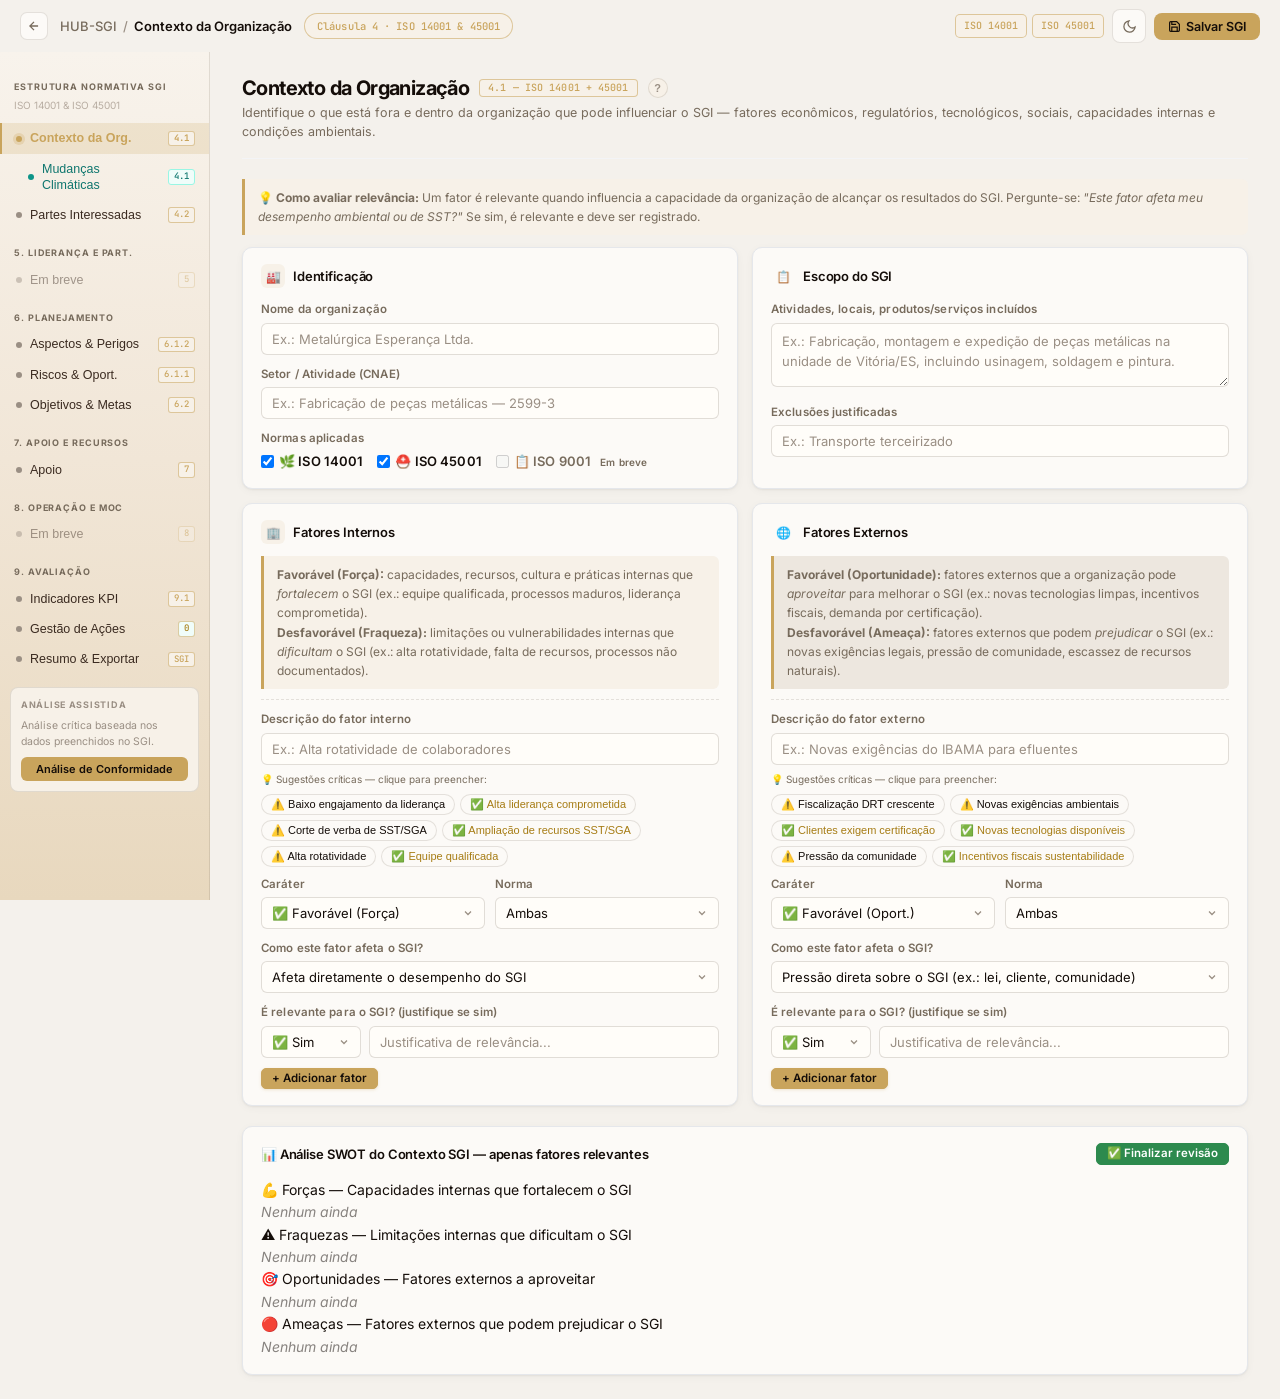
<file: modulos/campo-sgi.html>
<!DOCTYPE html>
<html lang="pt-BR">
<head>
<link rel="preconnect" href="https://fonts.googleapis.com">
<link rel="preconnect" href="https://fonts.gstatic.com" crossorigin>
<link href="https://fonts.googleapis.com/css2?family=Inter:wght@300;400;500;600;700;800&family=JetBrains+Mono:wght@400;500&display=swap" rel="stylesheet">
<meta charset="UTF-8">
<meta name="viewport" content="width=device-width, initial-scale=1.0">
<title>Hub SGI Lite — Contexto da Organização</title>
<link rel="stylesheet" href="../css/hub.css">

<style>
/* SGI-Contexto — Premium overrides */
body { font-family: 'Inter', -apple-system, sans-serif; }

/* Layout — scroll no body, não no main */
.layout { min-height: calc(100vh - 52px); }
main { overflow: visible; }

/* Seção de normas no canto superior direito da página (como no Manus) */
.sec-norm-refs {
  position: absolute;
  top: 0; right: 0;
  display: flex;
  flex-direction: column;
  align-items: flex-end;
  gap: 3px;
  font-size: 10px;
  color: var(--gray-400, #9CA3AF);
  font-family: 'JetBrains Mono', monospace;
}

/* Cards internos mais refinados */
.card {
  box-shadow: 0 1px 2px rgba(0,0,0,.05), 0 2px 8px rgba(0,0,0,.04);
  border-color: #E5E7EB;
}

/* Botão de configuração no canto do card */
.card-settings-btn {
  width: 26px; height: 26px;
  border-radius: 6px;
  border: 1px solid #E5E7EB;
  background: #F9FAFB;
  display: flex; align-items: center; justify-content: center;
  cursor: pointer;
  transition: all 140ms;
  color: #9CA3AF;
}
.card-settings-btn:hover { background: #F3F4F6; color: #6B7280; }

/* Foco nos inputs */
input:focus, textarea:focus, select:focus {
  border-color: #0F766E !important;
  box-shadow: 0 0 0 3px rgba(15,118,110,.10) !important;
}

/* Análise Crítica IA — estilo especial */
.nav-item[onclick*="s6"] {
  background: linear-gradient(135deg, rgba(124,58,237,.05), rgba(13,148,136,.05));
  border-left: 2px solid #7C3AED !important;
  color: #5B21B6 !important;
  font-weight: 600 !important;
}
.nav-item[onclick*="s6"]:hover {
  background: linear-gradient(135deg, rgba(124,58,237,.10), rgba(13,148,136,.10));
}

/* Scrollbar */
::-webkit-scrollbar { width: 4px; height: 4px; }
::-webkit-scrollbar-thumb { background: #D1D5DB; border-radius: 10px; }
::-webkit-scrollbar-thumb:hover { background: #9CA3AF; }

/* Botões de sugestão chip */
.btn.btn-sm {
  border-radius: 5px;
  font-size: 11.5px;
}

/* Info boxes */
.info { border-radius: 0 6px 6px 0; }

/* Modais */
.mod-bg { backdrop-filter: blur(3px); background: rgba(17,24,39,.4); }
.mod-box {
  border-radius: 12px;
  border: 1px solid #E5E7EB;
  box-shadow: 0 8px 40px rgba(0,0,0,.12);
}

/* Página title area refinada */
.ph { 
  padding-bottom: 16px;
  border-bottom: 1px solid #F3F4F6;
  margin-bottom: 20px;
  position: relative;
}

/* Referências ISO no canto */
.iso-ref-tag {
  font-family: 'JetBrains Mono', monospace;
  font-size: 10px;
  color: #9CA3AF;
  background: #F9FAFB;
  border: 1px solid #E5E7EB;
  padding: 2px 7px;
  border-radius: 4px;
  margin-left: 6px;
}
</style>

<script>
// ── Dark Mode — inicializa ANTES do render para evitar flash ──
(function() {
  try {
    var saved = localStorage.getItem('sgi-theme');
    var sys   = window.matchMedia('(prefers-color-scheme: dark)').matches;
    document.documentElement.setAttribute('data-theme', saved || (sys ? 'dark' : 'light'));
  } catch(e) {}
})();
</script>
</head>
<body>
<header>
  <div class="hdr">
    <!-- Botão voltar -->
    <a href="../index.html" class="hdr-back" title="Voltar ao Hub" onclick="window.location.href='../index.html';return false;">
      <svg width="14" height="14" viewBox="0 0 24 24" fill="none" stroke="currentColor" stroke-width="2.2">
        <path d="M19 12H5M12 19l-7-7 7-7"/>
      </svg>
    </a>
    <!-- Breadcrumb -->
    <div class="hdr-breadcrumb">
      <span>HUB-SGI</span>
      <span class="hdr-breadcrumb-sep">/</span>
      <span class="hdr-breadcrumb-current">Contexto da Organização</span>
      <span class="hdr-clause" style="margin-left:6px">Cláusula 4 · <span id="header-normas-sub">ISO 14001 &amp; 45001</span></span>
    </div>
    <!-- Normas + Salvar -->
    <div style="display:flex;align-items:center;gap:8px;margin-left:auto">
      <div class="norms">
        <span class="nb nb-env" id="header-badge-14001">ISO 14001</span>
        <span class="nb nb-sst" id="header-badge-45001">ISO 45001</span>
        <span class="nb nb-9001" id="header-badge-9001" style="display:none">ISO 9001</span>
      </div>
      <!-- Dark mode toggle -->
      <button class="dark-toggle" onclick="toggleDarkMode()" title="Alternar modo claro/escuro">
        <svg class="icon-moon" width="15" height="15" viewBox="0 0 24 24" fill="none" stroke="currentColor" stroke-width="2">
          <path d="M21 12.79A9 9 0 1 1 11.21 3 7 7 0 0 0 21 12.79z"/>
        </svg>
        <svg class="icon-sun" width="15" height="15" viewBox="0 0 24 24" fill="none" stroke="currentColor" stroke-width="2">
          <circle cx="12" cy="12" r="5"/>
          <line x1="12" y1="1" x2="12" y2="3"/>
          <line x1="12" y1="21" x2="12" y2="23"/>
          <line x1="4.22" y1="4.22" x2="5.64" y2="5.64"/>
          <line x1="18.36" y1="18.36" x2="19.78" y2="19.78"/>
          <line x1="1" y1="12" x2="3" y2="12"/>
          <line x1="21" y1="12" x2="23" y2="12"/>
          <line x1="4.22" y1="19.78" x2="5.64" y2="18.36"/>
          <line x1="18.36" y1="5.64" x2="19.78" y2="4.22"/>
        </svg>
      </button>
      <button class="btn-save" onclick="alert('Dados salvos automaticamente no navegador (localStorage).')">
        <svg width="13" height="13" viewBox="0 0 24 24" fill="none" stroke="currentColor" stroke-width="2.2">
          <path d="M19 21H5a2 2 0 0 1-2-2V5a2 2 0 0 1 2-2h11l5 5v11a2 2 0 0 1-2 2z"/>
          <polyline points="17 21 17 13 7 13 7 21"/>
          <polyline points="7 3 7 8 15 8"/>
        </svg>
        Salvar SGI
      </button>
    </div>
  </div>
</header>
<div class="layout">
<aside>
  <div class="nav-lbl">Estrutura Normativa SGI</div>
  <div style="font-size:10px;color:var(--gray-400);padding:0 14px 10px;line-height:1.5">ISO 14001 &amp; ISO 45001</div>

  <button class="nav-item on" onclick="goTo('s0')"><span class="nav-dot"></span>Contexto da Org.<span class="nav-cl">4.1</span></button>
  <button class="nav-item" onclick="goTo('s_clima')" style="padding-left:26px">
    <span class="nav-dot" style="background:var(--teal,#0D9488)"></span>
    <span style="color:var(--teal-d,#0F766E)">Mudanças Climáticas</span>
    <span class="nav-cl" style="background:#F0FDFA;color:#0F766E;border-color:#99F6E4">4.1</span>
  </button>
  <button class="nav-item" onclick="goTo('s1')"><span class="nav-dot"></span>Partes Interessadas<span class="nav-cl">4.2</span></button>

  <div class="nav-lbl" style="margin-top:4px">5. Liderança e Part.</div>
  <button class="nav-item" style="opacity:.45;cursor:not-allowed" disabled>
    <span class="nav-dot"></span>Em breve
    <span class="nav-cl">5</span>
  </button>

  <div class="nav-lbl" style="margin-top:4px">6. Planejamento</div>
  <button class="nav-item" onclick="goTo('s2')"><span class="nav-dot"></span>Aspectos & Perigos<span class="nav-cl">6.1.2</span></button>
  <button class="nav-item" onclick="goTo('s3')"><span class="nav-dot"></span>Riscos & Oport.<span class="nav-cl">6.1.1</span></button>
  <button class="nav-item" onclick="goTo('s7')"><span class="nav-dot"></span>Objetivos & Metas<span class="nav-cl" id="obj-nav-badge">6.2</span></button>

  <div class="nav-lbl" style="margin-top:4px">7. Apoio e Recursos</div>
  <button class="nav-item" onclick="goTo('s8')"><span class="nav-dot"></span>Apoio<span class="nav-cl">7</span></button>

  <div class="nav-lbl" style="margin-top:4px">8. Operação e MOC</div>
  <button class="nav-item" style="opacity:.45;cursor:not-allowed" disabled>
    <span class="nav-dot"></span>Em breve
    <span class="nav-cl">8</span>
  </button>

  <div class="nav-lbl" style="margin-top:4px">9. Avaliação</div>
  <button class="nav-item" onclick="goTo('s9')"><span class="nav-dot"></span>Indicadores KPI<span class="nav-cl" id="kpi-nav-badge">9.1</span></button>
  <button class="nav-item" onclick="goTo('s5')"><span class="nav-dot"></span>Gestão de Ações<span class="nav-cl" id="action-nav-badge">0</span></button>
  <button class="nav-item" onclick="goTo('s4')"><span class="nav-dot"></span>Resumo & Exportar<span class="nav-cl">SGI</span></button>

  <!-- Análise Assistida por IA -->
  <div class="nav-ai-section" style="margin-top:12px">
    <div class="nav-ai-title">Análise Assistida</div>
    <div class="nav-ai-desc">Análise crítica baseada nos dados preenchidos no SGI.</div>
    <button class="nav-ai-btn" onclick="goTo('s6')">Análise de Conformidade</button>
  </div>

</aside>
<main>

<!-- ===== S0: CONTEXTO 4.1 ===== -->
<div class="sec on" id="s0">
  <div class="ph">
    <div class="pt">Contexto da Organização <span class="ct">4.1 — ISO 14001 + 45001</span><button class="help-btn" onclick="openHelp('s0')" title="Orientações">?</button></div>
    <p class="ps"><span id="ctx41-sub">Identifique o que está fora e dentro da organização que pode influenciar o SGI — fatores econômicos, regulatórios, tecnológicos, sociais, capacidades internas e condições ambientais.</span></p>
  </div>

  <div class="info">
    💡 <strong>Como avaliar relevância:</strong> Um fator é relevante quando influencia a capacidade da organização de alcançar os resultados do SGI. Pergunte-se: <em>"Este fator afeta meu desempenho ambiental ou de SST?"</em> Se sim, é relevante e deve ser registrado.
  </div>

  <div class="grid2" style="margin-bottom:14px">
    <div class="card">
      <div class="ct2"><div class="cico" style="background:var(--green-l)">🏭</div> Identificação</div>
      <label>Nome da organização</label>
      <input type="text" id="org-name" placeholder="Ex.: Metalúrgica Esperança Ltda.">
      <label>Setor / Atividade (CNAE)</label>
      <input type="text" id="org-sector" placeholder="Ex.: Fabricação de peças metálicas — 2599-3">
      <label>Normas aplicadas</label>
      <div style="display:flex;gap:14px;margin-top:4px">
        <label style="margin:0;display:flex;align-items:center;gap:5px;font-size:13px;color:var(--text)">
          <input type="checkbox" id="cb14" checked onchange="applyNormasConfig()">
          <span>🌿 ISO 14001</span>
        </label>
        <label style="margin:0;display:flex;align-items:center;gap:5px;font-size:13px;color:var(--text)">
          <input type="checkbox" id="cb45" checked onchange="applyNormasConfig()">
          <span>⛑️ ISO 45001</span>
        </label>
        <label style="margin:0;display:flex;align-items:center;gap:5px;font-size:13px;color:var(--text2);cursor:not-allowed" title="Aguardando publicação ISO 9001 — previsto set/2026">
          <input type="checkbox" id="cb90" disabled>
          <span>📋 ISO 9001 <span style="font-size:10px;background:var(--amber-l);color:var(--amber-d);padding:1px 6px;border-radius:10px;font-weight:600">Em breve</span></span>
        </label>
      </div>
    </div>
    <div class="card">
      <div class="ct2"><div class="cico" style="background:var(--blue-l)">📋</div> Escopo do SGI</div>
      <label>Atividades, locais, produtos/serviços incluídos</label>
      <textarea id="org-scope" placeholder="Ex.: Fabricação, montagem e expedição de peças metálicas na unidade de Vitória/ES, incluindo usinagem, soldagem e pintura."></textarea>
      <label>Exclusões justificadas</label>
      <input type="text" id="org-excl" placeholder="Ex.: Transporte terceirizado">
    </div>
  </div>

  <div class="grid2">
    <!-- FATORES INTERNOS -->
    <div class="card">
      <div class="ct2"><div class="cico" style="background:var(--green-l)">🏢</div> Fatores Internos</div>
      <div class="info green" style="margin-bottom:10px">
        <strong>Favorável (Força):</strong> capacidades, recursos, cultura e práticas internas que <em>fortalecem</em> o SGI (ex.: equipe qualificada, processos maduros, liderança comprometida).<br>
        <strong>Desfavorável (Fraqueza):</strong> limitações ou vulnerabilidades internas que <em>dificultam</em> o SGI (ex.: alta rotatividade, falta de recursos, processos não documentados).
      </div>
      <div id="int-list"></div>
      <div style="border-top:1px dashed var(--gray-b);margin-top:10px;padding-top:10px">
        <label>Descrição do fator interno</label>
        <input type="text" id="int-desc" placeholder="Ex.: Alta rotatividade de colaboradores" onkeydown="if(event.key==='Enter')addFactor('int')">
        <div style="margin-top:6px;display:flex;flex-wrap:wrap;gap:5px">
          <span style="font-size:10px;color:var(--text2);width:100%;margin-bottom:2px">💡 Sugestões críticas — clique para preencher:</span>
          <button type="button" onclick="suggestFactor('int','Baixo engajamento da Alta Direção com o SGI — participação limitada nas análises críticas','des','both')" style="font-size:11px;padding:3px 9px;border:1px solid var(--gray-b);border-radius:20px;background:var(--white);cursor:pointer;color:var(--red)">⚠️ Baixo engajamento da liderança</button>
          <button type="button" onclick="suggestFactor('int','Alta Direção comprometida — SGI incluído na agenda estratégica e com recursos garantidos','fav','both')" style="font-size:11px;padding:3px 9px;border:1px solid var(--gray-b);border-radius:20px;background:var(--white);cursor:pointer;color:var(--green-d)">✅ Alta liderança comprometida</button>
          <button type="button" onclick="suggestFactor('int','Contingenciamento de recursos para SST e meio ambiente pela Alta Direção','des','both')" style="font-size:11px;padding:3px 9px;border:1px solid var(--gray-b);border-radius:20px;background:var(--white);cursor:pointer;color:var(--red)">⚠️ Corte de verba de SST/SGA</button>
          <button type="button" onclick="suggestFactor('int','Decisão da Alta Direção de ampliar recursos para adequação às NRs e requisitos ambientais','fav','both')" style="font-size:11px;padding:3px 9px;border:1px solid var(--gray-b);border-radius:20px;background:var(--white);cursor:pointer;color:var(--green-d)">✅ Ampliação de recursos SST/SGA</button>
          <button type="button" onclick="suggestFactor('int','Alta rotatividade de colaboradores em funções críticas para o SGI','des','both')" style="font-size:11px;padding:3px 9px;border:1px solid var(--gray-b);border-radius:20px;background:var(--white);cursor:pointer;color:var(--amber)">⚠️ Alta rotatividade</button>
          <button type="button" onclick="suggestFactor('int','Equipe do SGI qualificada e com formação técnica adequada','fav','both')" style="font-size:11px;padding:3px 9px;border:1px solid var(--gray-b);border-radius:20px;background:var(--white);cursor:pointer;color:var(--green-d)">✅ Equipe qualificada</button>
        </div>
        <div class="row" style="margin-top:8px">
          <div>
            <label>Caráter</label>
            <select id="int-type">
              <option value="fav">✅ Favorável (Força)</option>
              <option value="des">⚠️ Desfavorável (Fraqueza)</option>
            </select>
          </div>
          <div>
            <label>Norma</label>
            <select id="int-norm">
              <option value="both">Ambas</option>
              <option value="env">14001</option>
              <option value="sst">45001</option>
            </select>
          </div>
        </div>
        <label>Como este fator afeta o SGI?</label>
        <select id="int-dir">
          <option value="dir">Afeta diretamente o desempenho do SGI</option>
          <option value="ind">Afeta indiretamente (via cultura, clima, recursos)</option>
          <option value="both">Ambos os aspectos</option>
        </select>
        <label>É relevante para o SGI? <span style="color:var(--text3)">(justifique se sim)</span></label>
        <div style="display:flex;gap:8px;align-items:flex-start;margin-top:4px">
          <select id="int-rel" style="width:100px;flex-shrink:0">
            <option value="sim">✅ Sim</option>
            <option value="nao">❌ Não</option>
          </select>
          <input type="text" id="int-just" placeholder="Justificativa de relevância...">
        </div>
        <button class="btn btn-g btn-sm mt" onclick="addFactor('int')">+ Adicionar fator</button>
      </div>
    </div>

    <!-- FATORES EXTERNOS -->
    <div class="card">
      <div class="ct2"><div class="cico" style="background:var(--amber-l)">🌐</div> Fatores Externos</div>
      <div class="info amber" style="margin-bottom:10px">
        <strong>Favorável (Oportunidade):</strong> fatores externos que a organização pode <em>aproveitar</em> para melhorar o SGI (ex.: novas tecnologias limpas, incentivos fiscais, demanda por certificação).<br>
        <strong>Desfavorável (Ameaça):</strong> fatores externos que podem <em>prejudicar</em> o SGI (ex.: novas exigências legais, pressão de comunidade, escassez de recursos naturais).
      </div>
      <div id="ext-list"></div>
      <div style="border-top:1px dashed var(--gray-b);margin-top:10px;padding-top:10px">
        <label>Descrição do fator externo</label>
        <input type="text" id="ext-desc" placeholder="Ex.: Novas exigências do IBAMA para efluentes" onkeydown="if(event.key==='Enter')addFactor('ext')">
        <div style="margin-top:6px;display:flex;flex-wrap:wrap;gap:5px">
          <span style="font-size:10px;color:var(--text2);width:100%;margin-bottom:2px">💡 Sugestões críticas — clique para preencher:</span>
          <button type="button" onclick="suggestFactor('ext','Endurecimento da fiscalização trabalhista (DRT) com aumento de autuações no setor','des','sst')" style="font-size:11px;padding:3px 9px;border:1px solid var(--gray-b);border-radius:20px;background:var(--white);cursor:pointer;color:var(--red)">⚠️ Fiscalização DRT crescente</button>
          <button type="button" onclick="suggestFactor('ext','Novas exigências legais ambientais — atualização de normas e limites de emissão','des','env')" style="font-size:11px;padding:3px 9px;border:1px solid var(--gray-b);border-radius:20px;background:var(--white);cursor:pointer;color:var(--red)">⚠️ Novas exigências ambientais</button>
          <button type="button" onclick="suggestFactor('ext','Demanda crescente de clientes por fornecedores certificados ISO 14001 e ISO 45001','fav','both')" style="font-size:11px;padding:3px 9px;border:1px solid var(--gray-b);border-radius:20px;background:var(--white);cursor:pointer;color:var(--green-d)">✅ Clientes exigem certificação</button>
          <button type="button" onclick="suggestFactor('ext','Disponibilidade de tecnologias mais limpas e seguras no mercado','fav','both')" style="font-size:11px;padding:3px 9px;border:1px solid var(--gray-b);border-radius:20px;background:var(--white);cursor:pointer;color:var(--green-d)">✅ Novas tecnologias disponíveis</button>
          <button type="button" onclick="suggestFactor('ext','Pressão da comunidade local sobre impactos ambientais e de SST da operação','des','both')" style="font-size:11px;padding:3px 9px;border:1px solid var(--gray-b);border-radius:20px;background:var(--white);cursor:pointer;color:var(--amber)">⚠️ Pressão da comunidade</button>
          <button type="button" onclick="suggestFactor('ext','Incentivos fiscais e linhas de crédito para investimentos em sustentabilidade e SST','fav','both')" style="font-size:11px;padding:3px 9px;border:1px solid var(--gray-b);border-radius:20px;background:var(--white);cursor:pointer;color:var(--green-d)">✅ Incentivos fiscais sustentabilidade</button>
        </div>
        <div class="row" style="margin-top:8px">
          <div>
            <label>Caráter</label>
            <select id="ext-type">
              <option value="fav">✅ Favorável (Oport.)</option>
              <option value="des">⚠️ Desfavorável (Ameaça)</option>
            </select>
          </div>
          <div>
            <label>Norma</label>
            <select id="ext-norm">
              <option value="both">Ambas</option>
              <option value="env">14001</option>
              <option value="sst">45001</option>
            </select>
          </div>
        </div>
        <label>Como este fator afeta o SGI?</label>
        <select id="ext-dir">
          <option value="dir">Pressão direta sobre o SGI (ex.: lei, cliente, comunidade)</option>
          <option value="ind">Influência indireta (ex.: tendência de mercado, tecnologia)</option>
          <option value="both">Ambos os aspectos</option>
        </select>
        <label>É relevante para o SGI? <span style="color:var(--text3)">(justifique se sim)</span></label>
        <div style="display:flex;gap:8px;align-items:flex-start;margin-top:4px">
          <select id="ext-rel" style="width:100px;flex-shrink:0">
            <option value="sim">✅ Sim</option>
            <option value="nao">❌ Não</option>
          </select>
          <input type="text" id="ext-just" placeholder="Justificativa de relevância...">
        </div>
        <button class="btn btn-g btn-sm mt" onclick="addFactor('ext')">+ Adicionar fator</button>
      </div>
    </div>
  </div>

  <div class="card mt2">
    <div style="display:flex;align-items:center;justify-content:space-between;margin-bottom:14px;flex-wrap:wrap;gap:8px">
      <div class="ct2" style="margin-bottom:0">📊 Análise SWOT do Contexto SGI — apenas fatores relevantes</div>
      <div style="display:flex;align-items:center;gap:8px">
        <span id="swot-rev-date" style="font-size:11px;color:var(--text2)"></span>
        <button class="btn btn-sm" style="background:#2d8a4e;color:#fff;border-color:#2d8a4e;font-weight:600" onclick="finalizeSWOT()">✅ Finalizar revisão</button>
      </div>
    </div>
    <div class="swot">
      <div class="sq ss"><div class="sq-t">💪 Forças — Capacidades internas que fortalecem o SGI</div><div class="sq-i" id="sw-s">—</div></div>
      <div class="sq sw"><div class="sq-t">⚠️ Fraquezas — Limitações internas que dificultam o SGI</div><div class="sq-i" id="sw-w">—</div></div>
      <div class="sq so"><div class="sq-t">🎯 Oportunidades — Fatores externos a aproveitar</div><div class="sq-i" id="sw-o">—</div></div>
      <div class="sq st"><div class="sq-t">🔴 Ameaças — Fatores externos que podem prejudicar o SGI</div><div class="sq-i" id="sw-t">—</div></div>
    </div>
    <div id="swot-suggest-btn" style="display:none;margin-top:12px">
      <button class="btn btn-sm" style="background:#1a6b9e;color:#fff;border-color:#1a6b9e;font-weight:600" onclick="goTo('s3');generateROFromSWOT()">
        ⚡ Gerar Riscos & Oportunidades a partir desta SWOT →
      </button>
    </div>
  </div>
</div>



<!-- ===== S_CLIMA: MUDANÇAS CLIMÁTICAS 4.1 ===== -->
<div class="sec" id="s_clima">
  <div class="ph">
    <div class="pt">
      Mudanças Climáticas
      <span class="ct">4.1 — Contexto</span>
      <button class="help-btn" onclick="openClimaHelp()" title="Como analisar">?</button>
    </div>
    <p class="ps">Analise como o clima afeta a organização e como a organização contribui para as mudanças climáticas. Evidência obrigatória para auditoria (Anexo SL §4.1).</p>
  </div>

<!-- ===== MUDANÇAS CLIMÁTICAS — 4.1 ISO 14001 + 45001 (Anexo SL) ===== -->
<div style="background:var(--white);border-radius:var(--r);padding:18px 20px;border:1px solid var(--gray-b);box-shadow:var(--shadow)">
  <div style="display:flex;align-items:center;justify-content:space-between;margin-bottom:4px;flex-wrap:wrap;gap:8px">
    <div style="display:flex;align-items:center;gap:10px">
      <span style="font-size:22px">🌡️</span>
      <div>
        <div style="font-size:15px;font-weight:700;color:#1a6b9e">Mudanças Climáticas — Análise de Contexto</div>
        <div style="font-size:11px;color:var(--text2)">ISO 14001 §4.1 + ISO 45001 §4.1 · Anexo SL (HLS) · Evidência obrigatória para auditoria</div>
      </div>
    </div>
    <div style="display:flex;gap:8px;align-items:center">
      <span id="clima-status-badge" style="font-size:11px;padding:3px 12px;border-radius:20px;background:var(--amber-l);color:var(--amber-d);font-weight:600">⚠️ Não analisado</span>
      <button class="btn btn-sm" onclick="openClimaHelp()" style="border-color:#1a6b9e;color:#1a6b9e">❓ Como analisar</button>
    </div>
  </div>

  <div style="background:#e8f4ff;border-left:3px solid #1a6b9e;padding:10px 14px;border-radius:4px;font-size:12px;color:#1a6b9e;margin-bottom:14px">
    <strong>📋 Por que analisar?</strong> O Anexo SL — que rege todas as normas ISO de sistema de gestão — exige que mudanças climáticas sejam consideradas no contexto organizacional (§4.1).
    A análise cobre <strong>duas direções</strong>: como o clima afeta a organização, e como a organização contribui para as mudanças climáticas.
    <strong>A evidência desta análise é obrigatória em auditoria</strong> — mesmo que a conclusão seja "não afeta". Clique em ❓ para orientações.
  </div>

  <!-- Abas das duas direções -->
  <div style="display:flex;gap:0;margin-bottom:14px;border-bottom:2px solid var(--gray-b)">
    <button id="clima-tab-1" onclick="switchClimaTab(1)"
      style="padding:8px 18px;font-size:12px;font-weight:600;border:none;background:none;cursor:pointer;border-bottom:3px solid #1a6b9e;color:#1a6b9e;margin-bottom:-2px">
      ☁️ Clima → Organização
    </button>
    <button id="clima-tab-2" onclick="switchClimaTab(2)"
      style="padding:8px 18px;font-size:12px;font-weight:600;border:none;background:none;cursor:pointer;color:var(--text2);border-bottom:3px solid transparent;margin-bottom:-2px">
      🏭 Organização → Clima
    </button>
    <button id="clima-tab-3" onclick="switchClimaTab(3)"
      style="padding:8px 18px;font-size:12px;font-weight:600;border:none;background:none;cursor:pointer;color:var(--text2);border-bottom:3px solid transparent;margin-bottom:-2px">
      📋 Conclusão & Evidência
    </button>
  </div>

  <!-- ABA 1: Clima → Organização (riscos físicos) -->
  <div id="clima-tab-content-1">
    <div style="font-size:12px;color:var(--text2);margin-bottom:12px">
      Como eventos e tendências climáticas podem afetar as <strong>operações, trabalhadores e objetivos do SGI</strong>?
      Clique em <strong>+ Incluir</strong> nas sugestões abaixo ou adicione riscos específicos da sua organização.
    </div>

    <!-- Sugestões pré-definidas -->
    <div style="background:var(--gray-l);border-radius:8px;padding:14px;margin-bottom:14px">
      <div style="display:flex;align-items:center;justify-content:space-between;margin-bottom:10px;flex-wrap:wrap;gap:8px">
        <div style="font-size:12px;font-weight:700;color:var(--text)">💡 Sugestões de riscos e oportunidades climáticas</div>
        <div style="display:flex;gap:6px;flex-wrap:wrap">
          <button class="btn btn-sm" onclick="filterClimaSugest('all')" id="csfilt-all"
            style="font-size:10px;background:var(--green);color:#fff;border-color:var(--green)">Todos</button>
          <button class="btn btn-sm" onclick="filterClimaSugest('env')" id="csfilt-env"
            style="font-size:10px">🌿 14001</button>
          <button class="btn btn-sm" onclick="filterClimaSugest('sst')" id="csfilt-sst"
            style="font-size:10px">⛑️ 45001</button>
          <button class="btn btn-sm" onclick="filterClimaSugest('opp')" id="csfilt-opp"
            style="font-size:10px">🌱 Oportunidades</button>
          <button class="btn btn-sm" onclick="filterClimaSugest('ind')" id="csfilt-ind"
            style="font-size:10px">🏭 Processo Intensivo</button>
        </div>
      </div>
      <div id="clima-sugest-cards" style="max-height:420px;overflow-y:auto;padding-right:4px">
        <div style="text-align:center;padding:20px;color:var(--text3);font-size:12px">
          ⏳ Carregando sugestões...
        </div>
      </div>
    </div>

    <!-- Riscos já adicionados -->
    <div style="font-size:12px;font-weight:700;color:var(--text);margin-bottom:8px">
      ✅ Riscos e oportunidades incluídos nesta análise
    </div>
    <div id="clima-riscos-list" style="display:flex;flex-direction:column;gap:8px">
      <div style="color:var(--text3);font-size:12px;padding:8px">Nenhum item incluído ainda — use as sugestões acima ou clique em "+ Adicionar risco climático"</div>
    </div>
    <div style="margin-top:10px;display:flex;gap:8px;align-items:center;flex-wrap:wrap">
    <button class="btn btn-sm btn-g" onclick="addClimaRisco()">+ Adicionar risco climático</button>
    <span style="font-size:11px;color:var(--text2)">ou escolha uma sugestão:</span>
    <div style="display:flex;gap:6px;flex-wrap:wrap" id="clima-sugest-btns"></div>
  </div>
  </div>

  <!-- ABA 2: Organização → Clima (emissões GEE) -->
  <div id="clima-tab-content-2" style="display:none">
    <div style="font-size:12px;color:var(--text2);margin-bottom:12px">
      Como as atividades da organização contribuem para as mudanças climáticas?
      Identifique as principais <strong>fontes de emissão de GEE</strong> por escopo (GHG Protocol).
    </div>

    <div style="display:grid;grid-template-columns:1fr 1fr 1fr;gap:12px;margin-bottom:12px">
      <!-- Escopo 1 -->
      <div style="background:#fff3f3;border:1px solid #fcc;border-radius:8px;padding:12px">
        <div style="font-size:11px;font-weight:700;color:var(--red);margin-bottom:4px">🔴 Escopo 1 — Emissões diretas</div>
        <div style="font-size:10px;color:var(--text2);margin-bottom:8px">Fontes próprias: combustão, processos industriais, veículos da frota, refrigerantes</div>
        <div style="display:flex;flex-wrap:wrap;gap:4px;margin-bottom:8px">
          <button onclick="appendClimaEsc('clima-esc1','Queima de combustíveis fósseis (caldeiras, fornos, geradores)')" class="btn btn-sm" style="font-size:10px;padding:2px 8px;color:var(--red);border-color:#fcc">+ Caldeiras/Fornos</button>
          <button onclick="appendClimaEsc('clima-esc1','Frota de veículos próprios (diesel/gasolina)')" class="btn btn-sm" style="font-size:10px;padding:2px 8px;color:var(--red);border-color:#fcc">+ Frota</button>
          <button onclick="appendClimaEsc('clima-esc1','Processo industrial (alto-forno, coqueria, forno rotativo)')" class="btn btn-sm" style="font-size:10px;padding:2px 8px;color:var(--red);border-color:#fcc">+ Processo</button>
          <button onclick="appendClimaEsc('clima-esc1','Sistemas de refrigeração (CFC/HFC)')" class="btn btn-sm" style="font-size:10px;padding:2px 8px;color:var(--red);border-color:#fcc">+ Refrigeração</button>
          <button onclick="appendClimaEsc('clima-esc1','Geração de energia própria (grupo gerador)')" class="btn btn-sm" style="font-size:10px;padding:2px 8px;color:var(--red);border-color:#fcc">+ Gerador</button>
        </div>
        <textarea id="clima-esc1" rows="4" placeholder="Descreva as fontes de emissão direta da organização..." style="font-size:11px" oninput="updateClimaStatus()"></textarea>
      </div>

      <!-- Escopo 2 -->
      <div style="background:#fff8f0;border:1px solid #fda;border-radius:8px;padding:12px">
        <div style="font-size:11px;font-weight:700;color:var(--amber);margin-bottom:4px">🟡 Escopo 2 — Emissões indiretas de energia</div>
        <div style="font-size:10px;color:var(--text2);margin-bottom:8px">Energia comprada: eletricidade, calor, vapor ou frio adquiridos de terceiros</div>
        <div style="display:flex;flex-wrap:wrap;gap:4px;margin-bottom:8px">
          <button onclick="appendClimaEsc('clima-esc2','Energia elétrica da rede (concessionária)')" class="btn btn-sm" style="font-size:10px;padding:2px 8px;color:var(--amber);border-color:#fda">+ Energia elétrica</button>
          <button onclick="appendClimaEsc('clima-esc2','Vapor adquirido de terceiros')" class="btn btn-sm" style="font-size:10px;padding:2px 8px;color:var(--amber);border-color:#fda">+ Vapor</button>
          <button onclick="appendClimaEsc('clima-esc2','Energia de fonte renovável (GD solar/eólica)')" class="btn btn-sm" style="font-size:10px;padding:2px 8px;color:var(--amber);border-color:#fda">+ Renovável</button>
        </div>
        <textarea id="clima-esc2" rows="4" placeholder="Descreva o consumo de energia adquirida de terceiros..." style="font-size:11px" oninput="updateClimaStatus()"></textarea>
      </div>

      <!-- Escopo 3 -->
      <div style="background:#f0f4ff;border:1px solid #bcd;border-radius:8px;padding:12px">
        <div style="font-size:11px;font-weight:700;color:#1a6b9e;margin-bottom:4px">🔵 Escopo 3 — Outras emissões indiretas</div>
        <div style="font-size:10px;color:var(--text2);margin-bottom:8px">Cadeia de valor: fornecedores, transporte, resíduos, uso e fim de vida do produto</div>
        <div style="display:flex;flex-wrap:wrap;gap:4px;margin-bottom:8px">
          <button onclick="appendClimaEsc('clima-esc3','Transporte de matérias-primas por fornecedores')" class="btn btn-sm" style="font-size:10px;padding:2px 8px;color:#1a6b9e;border-color:#bcd">+ Fornecedores</button>
          <button onclick="appendClimaEsc('clima-esc3','Transporte e distribuição de produtos acabados')" class="btn btn-sm" style="font-size:10px;padding:2px 8px;color:#1a6b9e;border-color:#bcd">+ Logística</button>
          <button onclick="appendClimaEsc('clima-esc3','Destinação de resíduos (aterro, incineração)')" class="btn btn-sm" style="font-size:10px;padding:2px 8px;color:#1a6b9e;border-color:#bcd">+ Resíduos</button>
          <button onclick="appendClimaEsc('clima-esc3','Deslocamento de funcionários (home-to-work)')" class="btn btn-sm" style="font-size:10px;padding:2px 8px;color:#1a6b9e;border-color:#bcd">+ Funcionários</button>
          <button onclick="appendClimaEsc('clima-esc3','Uso do produto pelo cliente')" class="btn btn-sm" style="font-size:10px;padding:2px 8px;color:#1a6b9e;border-color:#bcd">+ Uso produto</button>
        </div>
        <textarea id="clima-esc3" rows="4" placeholder="Descreva as emissões indiretas da cadeia de valor..." style="font-size:11px" oninput="updateClimaStatus()"></textarea>
      </div>
    </div>

    <div style="display:grid;grid-template-columns:1fr 1fr;gap:12px">
      <div class="field">
        <label>✅ Iniciativas de mitigação / redução de GEE já em andamento</label>
        <textarea id="clima-mitig" rows="3" placeholder="Ex.: Programa de eficiência energética, energia solar instalada, substituição de frota, metas de redução de GEE..." oninput="updateClimaStatus()"></textarea>
      </div>
      <div class="field">
        <label>📊 Possui inventário de GEE formalizado?</label>
        <select id="clima-inventario" onchange="updateClimaStatus()" style="margin-bottom:8px">
          <option value="">— Selecione —</option>
          <option value="sim-pub">✅ Sim — publicado (relatório de sustentabilidade)</option>
          <option value="sim-int">🔶 Sim — interno (não publicado)</option>
          <option value="parcial">📋 Parcial — apenas Escopo 1 e 2</option>
          <option value="nao-plan">🔜 Não — mas planejamos elaborar</option>
          <option value="nao">❌ Não</option>
        </select>
        <label>Referência / metodologia utilizada</label>
        <input type="text" id="clima-inventario-ref" placeholder="Ex.: GHG Protocol, ISO 14064, SBTI..." oninput="updateClimaStatus()">
      </div>
    </div>
  </div>

  <!-- ABA 3: Conclusão e Evidência -->
  <div id="clima-tab-content-3" style="display:none">

    <!-- Checklist de verificação -->
    <div style="background:var(--gray-l);border-radius:8px;padding:14px;margin-bottom:14px">
      <div style="font-size:12px;font-weight:700;color:var(--text);margin-bottom:10px">
        ✅ Checklist de análise — o auditor vai verificar estes pontos
      </div>
      <div style="display:grid;grid-template-columns:1fr 1fr;gap:8px;font-size:12px">
        <label style="display:flex;align-items:flex-start;gap:8px;cursor:pointer;font-weight:400">
          <input type="checkbox" id="ck-riscos-fisicos" style="margin-top:2px;flex-shrink:0">
          <span>Riscos físicos agudos identificados (enchentes, calor extremo, tempestades)</span>
        </label>
        <label style="display:flex;align-items:flex-start;gap:8px;cursor:pointer;font-weight:400">
          <input type="checkbox" id="ck-riscos-cronicos" style="margin-top:2px;flex-shrink:0">
          <span>Riscos físicos crônicos avaliados (estiagem, aumento de temperatura)</span>
        </label>
        <label style="display:flex;align-items:flex-start;gap:8px;cursor:pointer;font-weight:400">
          <input type="checkbox" id="ck-transicao" style="margin-top:2px;flex-shrink:0">
          <span>Riscos de transição considerados (regulamentação carbono, CBAM, ESG)</span>
        </label>
        <label style="display:flex;align-items:flex-start;gap:8px;cursor:pointer;font-weight:400">
          <input type="checkbox" id="ck-oportunidades" style="margin-top:2px;flex-shrink:0">
          <span>Oportunidades climáticas identificadas (eficiência, renováveis, carbono)</span>
        </label>
        <label style="display:flex;align-items:flex-start;gap:8px;cursor:pointer;font-weight:400">
          <input type="checkbox" id="ck-gee" style="margin-top:2px;flex-shrink:0">
          <span>Fontes de emissão de GEE identificadas (Escopos 1, 2 e 3)</span>
        </label>
        <label style="display:flex;align-items:flex-start;gap:8px;cursor:pointer;font-weight:400">
          <input type="checkbox" id="ck-sst" style="margin-top:2px;flex-shrink:0">
          <span>Impacto climático na saúde e segurança dos trabalhadores avaliado (ISO 45001)</span>
        </label>
      </div>
    </div>

    <!-- Conclusão separada por norma -->
    <div style="display:grid;grid-template-columns:1fr 1fr;gap:12px;margin-bottom:12px">
      <div id="clima-bloco-14001" style="background:var(--green-l);border:1px solid #a8dfc8;border-radius:8px;padding:12px">
        <div style="font-size:11px;font-weight:700;color:var(--green-d);margin-bottom:8px">🌿 ISO 14001 — Impacto ambiental</div>
        <label style="font-size:11px">As mudanças climáticas afetam os objetivos do SGA?</label>
        <select id="clima-afeta-14001" onchange="updateClimaStatus()" style="margin-bottom:8px">
          <option value="">— Selecione —</option>
          <option value="sim-relevante">✅ Sim — de forma relevante</option>
          <option value="sim-baixo">🔶 Sim — de forma baixa (monitorar)</option>
          <option value="nao">❌ Não afeta neste ciclo</option>
        </select>
        <label style="font-size:11px">Conclusão para o SGA (14001)</label>
        <textarea id="clima-conclusao-14001" rows="3" oninput="updateClimaStatus()"
          placeholder="Ex.: Risco de estiagem afeta disponibilidade hídrica para o processo. Oportunidade de eficiência energética incorporada como objetivo ambiental. Emissões de GEE predominantemente de Escopo 2."
          style="font-size:11px"></textarea>
      </div>
      <div id="clima-bloco-45001" style="background:var(--blue-l);border:1px solid #a8cef0;border-radius:8px;padding:12px">
        <div style="font-size:11px;font-weight:700;color:var(--blue-d);margin-bottom:8px">⛑️ ISO 45001 — Saúde e segurança</div>
        <label style="font-size:11px">As mudanças climáticas afetam os objetivos do SGSST?</label>
        <select id="clima-afeta-45001" onchange="updateClimaStatus()" style="margin-bottom:8px">
          <option value="">— Selecione —</option>
          <option value="sim-relevante">✅ Sim — de forma relevante</option>
          <option value="sim-baixo">🔶 Sim — de forma baixa (monitorar)</option>
          <option value="nao">❌ Não afeta neste ciclo</option>
        </select>
        <label style="font-size:11px">Conclusão para o SGSST (45001)</label>
        <textarea id="clima-conclusao-45001" rows="3" oninput="updateClimaStatus()"
          placeholder="Ex.: Ondas de calor representam risco de stress térmico para trabalhadores externos e em áreas sem climatização. Revisão do PPRA/PGR considerará fator climático. Não há outros impactos relevantes identificados."
          style="font-size:11px"></textarea>
      </div>
    </div>

    <!-- Campo de conclusão unificada (para quem tem apenas uma norma) -->
    <div class="field">
      <label>Conclusão geral da análise <span style="color:var(--red)">*</span>
        <span style="font-size:10px;font-weight:400;color:var(--text2)"> — síntese para o registro do contexto</span>
      </label>
      <textarea id="clima-conclusao" rows="3" oninput="updateClimaStatus()"
        placeholder="Síntese da análise de mudanças climáticas para registro no contexto organizacional. Mesmo que o impacto seja baixo ou nulo, registre a conclusão da análise como evidência."
        style="min-height:70px"></textarea>
    </div>

    <div style="display:grid;grid-template-columns:1fr 1fr 1fr 1fr;gap:12px;margin-bottom:12px">
      <div class="field">
        <label>Responsável pela análise</label>
        <input type="text" id="clima-resp" placeholder="Nome" oninput="updateClimaStatus()">
      </div>
      <div class="field">
        <label>Cargo / função</label>
        <input type="text" id="clima-cargo" placeholder="Ex.: Técnico Ambiental" oninput="updateClimaStatus()">
      </div>
      <div class="field">
        <label>Data da análise</label>
        <input type="date" id="clima-data" oninput="updateClimaStatus()">
      </div>
      <div class="field">
        <label>Próxima revisão</label>
        <input type="date" id="clima-revisao" oninput="updateClimaStatus()">
      </div>
    </div>

    <div style="display:flex;gap:8px;flex-wrap:wrap;margin-bottom:12px">
      <button class="btn btn-sm" onclick="gerarROClima()"
        style="background:var(--green);color:#fff;border-color:var(--green);font-weight:600">
        ⚡ Gerar R&O a partir desta análise →
      </button>
      <button class="btn btn-sm" onclick="printClimaEvidencia()"
        style="border-color:#1a6b9e;color:#1a6b9e;font-weight:600">
        🖨️ Imprimir evidência para auditoria
      </button>
    </div>

    <div id="clima-evidencia-resumo" style="display:none;margin-top:8px;background:#e8f4ff;border-radius:8px;padding:12px;font-size:12px"></div>
  </div>
</div>




</div>

<!-- ===== S1: PARTES INTERESSADAS 4.2 ===== -->
<div class="sec" id="s1">
  <div class="ph">
    <div class="pt">Partes Interessadas <span class="ct">4.2 — ISO 14001 + 45001</span><button class="help-btn" onclick="openHelp('s1')" title="Orientações">?</button></div>
    <p class="ps">Identifique partes interessadas, suas <strong>necessidades</strong> (requisitos explícitos/formais) e <strong>expectativas</strong> (implícitas/desejadas), e determine quais se tornam obrigações de conformidade.</p>
  </div>

  <div class="info">
    💡 <strong>Necessidade</strong> = requisito explícito, formal, obrigatório (lei, contrato, licença). &nbsp;|&nbsp; <strong>Expectativa</strong> = desejo implícito, não formalizado, mas que se ignorado gera conflito. &nbsp;|&nbsp; <strong>Obrigação de conformidade</strong> = necessidades e expectativas que a organização decide assumir como compromisso (ISO 14001 §6.1.3 / 45001 §6.1.3).
  </div>

  <div class="flex fbet" style="margin-bottom:10px">
    <span style="font-size:12px;color:var(--text2)">Clique para selecionar · Use "+ Nova parte" para adicionar</span>
    <button class="btn btn-g btn-sm" onclick="openAddPI()">+ Nova parte interessada</button>
  </div>

  <div class="pi-grid" id="pi-grid"></div>

  <div class="divider"></div>
  <div class="ct2" style="font-size:13px;margin-bottom:10px">📋 Necessidades × Expectativas das Partes Selecionadas</div>
  <div style="overflow-x:auto">
    <table class="tbl">
      <thead>
        <tr>
          <th>Parte Interessada</th>
          <th>Necessidades (formais/obrigatórias)</th>
          <th>Expectativas (implícitas/desejadas)</th>
          <th>Obrigação de conformidade?</th>
          <th>Norma</th>
          <th>Monitoramento</th>
        </tr>
      </thead>
      <tbody id="pi-detail-body"></tbody>
    </table>
  </div>

  <div class="card mt2">
    <div class="ct2">🗺️ Mapa de Influência × Interesse</div>
    <div style="display:grid;grid-template-columns:1fr 1fr;grid-template-rows:1fr 1fr;gap:6px;min-height:180px">
      <div class="map-quad mq-tl"><b>👁️ Engajar ativamente (alta inf., baixo int.)</b><div id="mq-tl"></div></div>
      <div class="map-quad mq-tr"><b>⭐ Gerenciar de perto (alta inf., alto int.)</b><div id="mq-tr"></div></div>
      <div class="map-quad mq-bl"><b>📡 Monitorar (baixa inf., baixo int.)</b><div id="mq-bl"></div></div>
      <div class="map-quad mq-br"><b>📢 Manter informado (baixa inf., alto int.)</b><div id="mq-br"></div></div>
    </div>
    <div style="display:flex;justify-content:space-between;font-size:10px;color:var(--text2);margin-top:6px">
      <span>↑ Alta influência</span><span>→ Alto interesse</span>
    </div>
  </div>
</div>

<!-- ===== S2: ASPECTOS & PERIGOS ===== -->
<div class="sec" id="s2">
  <div class="ph">
    <div class="pt">Aspectos & Perigos <span class="ct">6.1.2</span></div>
    <p class="ps">Aspectos ambientais significativos (ISO 14001) e perigos/riscos de SST (ISO 45001), com avaliação Probabilidade × Severidade.</p>
  </div>

  <!-- FLUXO DE CAMPO -->
  <div id="ap-bloco-45001" data-norma="sst" style="background:var(--blue-l);border:1px solid #a8cef0;border-radius:var(--r);padding:12px 16px;margin-bottom:14px;font-size:12px;color:var(--blue-d);line-height:1.7">
    💡 <strong>ISO 14001 e ISO 45001</strong> exigem identificação por <strong>Atividade, Produto e Serviço</strong>. A 14001 inclui também a <strong>perspectiva de ciclo de vida</strong> e avaliação de <strong>significância</strong>. A 45001 requer avaliação do <strong>grau do risco</strong> e aplicação da <strong>hierarquia de controles</strong>. Por isso, os levantamentos são exportados em planilhas <strong>separadas por norma</strong>.
  </div>

  <div style="display:grid;grid-template-columns:1fr 1fr;gap:12px;margin-bottom:16px">

    <!-- 14001 -->
    <div id="ap-bloco-14001" data-norma="env" style="background:var(--green-l);border:1px solid #a8dfc8;border-radius:var(--r);padding:14px 16px">
      <div style="font-size:12px;font-weight:700;color:var(--green-d);margin-bottom:6px">🌿 ISO 14001 — Aspectos &amp; Impactos Ambientais</div>
      <p style="font-size:12px;color:var(--green-d);margin-bottom:10px;line-height:1.6">
        Inclui: <strong>Atividade/Produto/Serviço · Ciclo de vida · Aspecto · Impacto · P × S · Significância</strong>
      </p>
      <div style="display:flex;gap:8px;flex-wrap:wrap;margin-bottom:8px">
        <button class="btn btn-sm" style="background:#2d8a4e;color:#fff;border-color:#2d8a4e;font-weight:600" onclick="exportCSV14001()">⬇️ Baixar planilha 14001 (.xlsx)</button>
        <button class="btn btn-sm" style="background:#1a5c32;color:#fff;border-color:#1a5c32;font-weight:600" onclick="openCampo14001()">📋 Formulário de campo — 14001</button>
      </div>
      <div style="border-top:1px dashed #a8dfc8;padding-top:8px;margin-top:4px">
        <div style="font-size:11px;font-weight:600;color:var(--green-d);margin-bottom:4px">📥 Importar após preenchimento:</div>
        <label class="btn btn-sm" style="background:#7C3AED;color:#fff;border-color:#7C3AED;font-weight:600;cursor:pointer;display:inline-flex">
          📱 Importar do formulário de campo (.json)
          <input type="file" accept=".json" style="display:none" onchange="importCampoJSON(this)">
        </label>
        <label class="btn btn-sm" style="background:var(--green-d);color:#fff;border-color:var(--green-d);font-weight:500;cursor:pointer;display:inline-flex">
          📂 Importar 14001 .xlsx/.csv
          <input type="file" id="import-csv-14001" accept=".xlsx,.csv" style="display:none" onchange="importCSV14001(this)">
        </label>
        <div id="import-status-14001" style="font-size:11px;color:var(--green-d);margin-top:6px"></div>
      </div>
    </div>

    <!-- 45001 -->
    <div style="background:var(--blue-l);border:1px solid #a8cef0;border-radius:var(--r);padding:14px 16px">
      <div style="font-size:12px;font-weight:700;color:var(--blue-d);margin-bottom:6px">⛑️ ISO 45001 — Perigos &amp; Riscos de SST</div>
      <p style="font-size:12px;color:var(--blue-d);margin-bottom:10px;line-height:1.6">
        Inclui: <strong>Atividade/Produto/Serviço · Perigo · Risco · P × S · Grau · Hierarquia de controles</strong>
      </p>
      <div style="display:flex;gap:8px;flex-wrap:wrap;margin-bottom:8px">
        <button class="btn btn-sm" style="background:#1a6b9e;color:#fff;border-color:#1a6b9e;font-weight:600" onclick="exportCSV45001()">⬇️ Baixar planilha 45001 (.xlsx)</button>
        <button class="btn btn-sm" style="background:#155a87;color:#fff;border-color:#155a87;font-weight:600" onclick="openCampo45001()">📋 Formulário de campo — 45001</button>
      </div>
      <div style="border-top:1px dashed #a8cef0;padding-top:8px;margin-top:4px">
        <div style="font-size:11px;font-weight:600;color:var(--blue-d);margin-bottom:4px">📥 Importar após preenchimento:</div>
        <label class="btn btn-sm" style="background:var(--blue-d);color:#fff;border-color:var(--blue-d);font-weight:500;cursor:pointer;display:inline-flex">
          📂 Importar 45001 .xlsx/.csv
          <input type="file" id="import-csv-45001" accept=".xlsx,.csv" style="display:none" onchange="importCSV45001(this)">
        </label>
        <div id="import-status-45001" style="font-size:11px;color:var(--blue-d);margin-top:6px"></div>
      </div>
    </div>

  </div>


  <!-- ═══ SELETOR INTELIGENTE DE ASPECTOS ═══ -->
  <div id="ap-seletor" style="background:var(--card-2);border:1px solid var(--border);border-radius:12px;padding:20px;margin-bottom:20px">
    <div style="display:flex;align-items:center;justify-content:space-between;margin-bottom:16px">
      <div>
        <div style="font-size:14px;font-weight:700;color:var(--text)">🎯 Seletor Inteligente de Aspectos</div>
        <div style="font-size:12px;color:var(--text-soft);margin-top:2px">Selecione a área e processo — os aspectos aparecem automaticamente</div>
      </div>
      <button class="btn btn-sm" onclick="document.getElementById('ap-seletor').style.display='none'" style="color:var(--text-muted)">✕ Ocultar</button>
    </div>

    <!-- Linha 1: Área + Processo + Condição -->
    <div style="display:grid;grid-template-columns:1fr 1fr 180px;gap:12px;margin-bottom:16px">
      <div>
        <label style="font-size:11px;font-weight:600;color:var(--text-soft);display:block;margin-bottom:4px">ÁREA</label>
        <select id="sel-area" onchange="onAreaChange()" style="width:100%;padding:8px 12px;border-radius:8px;border:1px solid var(--border);background:var(--input-bg);color:var(--text);font-size:13px">
          <option value="">Selecione a área...</option>
          <option>COQUERIA</option>
          <option>SINTERIZAÇÃO</option>
          <option>ALTO-FORNO</option>
          <option>ACIARIA</option>
          <option>LAMINAÇÃO</option>
          <option>UTILIDADES</option>
          <option>MANUTENÇÃO</option>
        </select>
      </div>
      <div>
        <label style="font-size:11px;font-weight:600;color:var(--text-soft);display:block;margin-bottom:4px">PROCESSO</label>
        <select id="sel-processo" onchange="onProcessoChange()" style="width:100%;padding:8px 12px;border-radius:8px;border:1px solid var(--border);background:var(--input-bg);color:var(--text);font-size:13px" disabled>
          <option value="">Selecione o processo...</option>
        </select>
      </div>
      <div>
        <label style="font-size:11px;font-weight:600;color:var(--text-soft);display:block;margin-bottom:4px">CONDIÇÃO</label>
        <select id="sel-condicao" onchange="onCondicaoChange()" style="width:100%;padding:8px 12px;border-radius:8px;border:1px solid var(--border);background:var(--input-bg);color:var(--text);font-size:13px" disabled>
          <option value="Normal">Normal</option>
          <option value="Anormal">Anormal</option>
          <option value="Emergência">Emergência</option>
        </select>
      </div>
    </div>

    <!-- Lista de aspectos pré-definidos -->
    <div id="ap-sugestoes" style="display:none">
      <div style="font-size:11px;font-weight:700;color:var(--text-soft);letter-spacing:0.08em;text-transform:uppercase;margin-bottom:10px">
        Aspectos identificados — marque os que se aplicam:
      </div>
      <div id="ap-sugestoes-lista" style="display:flex;flex-direction:column;gap:8px"></div>
      <div style="margin-top:14px;display:flex;gap:8px;align-items:center">
        <button class="btn btn-g btn-sm" onclick="incluirSelecionados()" id="btn-incluir-sel">
          ✅ Incluir selecionados na tabela
        </button>
        <button class="btn btn-sm" onclick="selecionarTodos()">Selecionar todos</button>
        <button class="btn btn-sm" onclick="deselecionarTodos()">Limpar seleção</button>
        <span id="sel-counter" style="font-size:12px;color:var(--text-muted);margin-left:4px"></span>
      </div>
    </div>

    <div id="ap-sugestoes-empty" style="text-align:center;padding:20px;color:var(--text-muted);font-size:13px;display:none">
      Nenhum aspecto cadastrado para esta condição neste processo.
    </div>
  </div>

  <!-- Botão para reabrir seletor -->
  <div id="ap-seletor-btn" style="display:none;margin-bottom:12px">
    <button class="btn btn-sm" onclick="document.getElementById('ap-seletor').style.display='block';document.getElementById('ap-seletor-btn').style.display='none'">
      🎯 Abrir Seletor Inteligente
    </button>
  </div>
  <!-- FILTROS E AÇÕES -->
  <div class="flex fbet" style="margin-bottom:12px">
    <div class="flex" style="gap:6px">
      <button class="btn btn-sm" id="fa-all" onclick="filterAP('all')">Todos</button>
      <button class="btn btn-sm" id="fa-env" onclick="filterAP('env')">🌿 Ambientais</button>
      <button class="btn btn-sm" id="fa-sst" onclick="filterAP('sst')">⛑️ SST</button>
    </div>
    <div class="flex" style="gap:6px">
      <button class="btn btn-sm" onclick="clearAP()" style="color:var(--red);border-color:var(--red)">🗑️ Limpar todos</button>
      <button class="btn btn-g btn-sm" onclick="openAPModal()">+ Novo item manual</button>
    </div>
  </div>

  <div style="overflow-x:auto">
    <table class="tbl" style="min-width:1100px">
      <thead>
        <tr><th>Tipo</th><th>Atividade/Produto/Serviço</th><th>Aspecto / Perigo</th><th>Impacto / Consequência</th><th>Condição</th><th style="text-align:center">P</th><th style="text-align:center">S</th><th>Score</th><th>Signi./Grau</th><th>Detalhe extra</th><th></th></tr>
      </thead>
      <tbody id="ap-body"></tbody>
    </table>
  </div>
  <div class="empty" id="ap-empty">Nenhum item cadastrado. Exporte a planilha de campo, preencha e importe — ou adicione manualmente.</div>

  <!-- INSTRUÇÕES DE USO -->
  <div style="background:var(--gray-l);border-radius:var(--r);padding:14px 16px;margin-top:14px;font-size:12px;color:var(--text2);line-height:1.7">
    <strong style="color:var(--text)">📋 Como usar o fluxo de campo:</strong><br>
    1. Clique em <strong>Exportar .csv</strong> ou <strong>.xlsx</strong> — o arquivo já vem com cabeçalho, instruções e exemplos de preenchimento.<br>
    2. Distribua o arquivo para os responsáveis pelo levantamento (técnicos de segurança, analistas ambientais, líderes de área).<br>
    3. Preencha uma linha por aspecto ambiental ou perigo identificado. Colunas P e S recebem valores de 1 a 5.<br>
    4. Salve como .csv (UTF-8) e clique em <strong>Importar .csv</strong> para carregar os dados na ferramenta.<br>
    5. Revise, ajuste e siga para a cláusula 6.1.1 com os riscos já mapeados.
  </div>
</div>

<!-- ===== S3: RISCOS & OPORTUNIDADES ===== -->
<div class="sec" id="s3">
  <div class="ph">
    <div class="pt">Riscos e Oportunidades <span class="ct">6.1.1 — ISO 14001 + 45001</span><button class="help-btn" onclick="openHelp('s3')" title="Orientações">?</button></div>
    <p class="ps">A norma exige que sejam derivados de: <strong>4.1 Contexto (SWOT)</strong> · <strong>4.2 Partes Interessadas</strong> · <strong>6.1.2 Aspectos & Perigos</strong>. Use a geração automática ou adicione manualmente.</p>
  </div>

  <!-- GERAÇÃO AUTOMÁTICA -->
  <div style="background:var(--green-l);border:1px solid #a8dfc8;border-radius:var(--r);padding:14px 16px;margin-bottom:16px">
    <div style="font-size:13px;font-weight:600;color:var(--green-d);margin-bottom:8px">⚡ Geração automática de Riscos & Oportunidades</div>
    <p style="font-size:12px;color:var(--green-d);margin-bottom:12px;line-height:1.7">
      Analisa automaticamente a SWOT (4.1), as Partes Interessadas selecionadas (4.2) e os Aspectos/Perigos classificados como críticos ou altos (6.1.2) e sugere riscos e oportunidades com rastreabilidade da origem normativa.
    </p>
    <div style="display:flex;gap:8px;flex-wrap:wrap">
      <button class="btn btn-sm" style="background:#2d8a4e;color:#fff;border-color:#2d8a4e;font-weight:600" onclick="generateROFromSWOT()">🌿 Gerar a partir da SWOT (4.1)</button>
      <button class="btn btn-sm" style="background:#1a6b9e;color:#fff;border-color:#1a6b9e;font-weight:600" onclick="generateROFromPI()">👥 Gerar a partir das Partes Interessadas (4.2)</button>
      <button class="btn btn-sm" style="background:var(--amber);color:#fff;border-color:var(--amber);font-weight:500" onclick="generateROFromAP()">⚠️ Gerar a partir dos Aspectos & Perigos (6.1.2)</button>
      <button class="btn btn-sm" onclick="clearRO()" style="color:var(--red);border-color:var(--red)">🗑️ Limpar todos</button>
    </div>
  </div>

  <div class="grid2">
    <div class="card">
      <div class="ct2">📊 Matriz P × S</div>
      <div class="matrix-wrap"><table class="matrix" id="risk-matrix"></table></div>
      <div class="flex" style="gap:12px;flex-wrap:wrap;font-size:11px;margin-top:6px">
        <span><span style="display:inline-block;width:10px;height:10px;border-radius:2px;background:#e8f5ef;margin-right:3px"></span>Baixo</span>
        <span><span style="display:inline-block;width:10px;height:10px;border-radius:2px;background:#fef9e7;margin-right:3px"></span>Médio</span>
        <span><span style="display:inline-block;width:10px;height:10px;border-radius:2px;background:#fde8d8;margin-right:3px"></span>Alto</span>
        <span><span style="display:inline-block;width:10px;height:10px;border-radius:2px;background:#ffe4e4;margin-right:3px"></span>Crítico</span>
      </div>
    </div>
    <div class="card">
      <div class="ct2">➕ Adicionar manualmente</div>
      <label>Tipo</label>
      <select id="ro-type"><option value="risk">⚠️ Risco</option><option value="opp">🎯 Oportunidade</option></select>
      <label>Norma</label>
      <select id="ro-norm"><option value="both">Ambas</option><option value="env">ISO 14001</option><option value="sst">ISO 45001</option></select>
      <label>Origem normativa</label>
      <select id="ro-origin">
        <option value="4.1-swot">4.1 — Contexto (SWOT)</option>
        <option value="4.2-pi">4.2 — Partes Interessadas</option>
        <option value="6.1.2-ap">6.1.2 — Aspecto / Perigo</option>
        <option value="manual">Identificação direta</option>
      </select>
      <label>Descrição</label>
      <input type="text" id="ro-desc" placeholder="Descreva o risco ou oportunidade">
      <label>Fonte específica</label>
      <input type="text" id="ro-src" placeholder="Ex.: Ameaça — Novas exigências IBAMA">
      <label>Probabilidade</label>
      <select id="ro-prob"><option value="1">1 – Muito baixa</option><option value="2">2 – Baixa</option><option value="3" selected>3 – Média</option><option value="4">4 – Alta</option><option value="5">5 – Muito alta</option></select>
      <label>Severidade</label>
      <select id="ro-sev"><option value="1">1 – Insignificante</option><option value="2">2 – Menor</option><option value="3" selected>3 – Moderado</option><option value="4">4 – Maior</option><option value="5">5 – Crítico</option></select>
      <label>Ação planejada</label>
      <input type="text" id="ro-action" placeholder="Ex.: Monitoramento trimestral">
      <button class="btn btn-g mt" style="width:100%" onclick="addRO()">+ Registrar</button>
    </div>
  </div>
  <div class="mt2">
    <div style="display:flex;align-items:center;justify-content:space-between;margin-bottom:10px">
      <div class="ct2" style="margin-bottom:0">📋 Registro de Riscos e Oportunidades</div>
      <div style="font-size:11px;color:var(--text2)" id="ro-count"></div>
    </div>
    <div id="ro-items"><div class="empty">Nenhum item registrado. Use a geração automática ou adicione manualmente.</div></div>
  </div>
</div>

<!-- ===== S9: INDICADORES KPI — CLÁUSULA 9.1 ===== -->
<div class="sec" id="s9">
  <div class="ph">
    <div class="pt">Indicadores de Desempenho
      <span class="ct">9.1 — ISO 14001 + 45001</span>
      <button class="help-btn" onclick="openHelp('s9')" title="Orientações">?</button>
    </div>
    <p class="ps">Monitoramento e medição do desempenho ambiental e de SST — com semáforo automático, série histórica e tendência.</p>
  </div>

  <!-- Painel de estatísticas -->
  <div style="display:grid;grid-template-columns:repeat(5,1fr);gap:10px;margin-bottom:16px" id="kpi-stats"></div>

  <!-- Barra de ferramentas -->
  <div class="flex fbet" style="margin-bottom:14px;flex-wrap:wrap;gap:8px">
    <div class="flex" style="gap:6px;flex-wrap:wrap">
      <button class="btn btn-sm" id="kf-all"  onclick="filterKPI('all')">Todos</button>
      <button class="btn btn-sm" id="kf-env"  onclick="filterKPI('env')">🌿 Ambientais</button>
      <button class="btn btn-sm" id="kf-sst"  onclick="filterKPI('sst')">⛑️ SST</button>
      <button class="btn btn-sm" id="kf-red"  onclick="filterKPI('red')" style="color:var(--red)">🔴 Fora da meta</button>
      <button class="btn btn-sm" id="kf-grn"  onclick="filterKPI('grn')" style="color:var(--green-d)">✅ Na meta</button>
    </div>
    <div class="flex" style="gap:8px">
      <button class="btn btn-sm" onclick="openKPICatalog()">📚 Catálogo de KPIs</button>
      <button class="btn btn-sm" onclick="openKPIImport()">📂 Importar histórico</button>
      <button class="btn btn-sm" onclick="exportKPIReport()">⬇️ Exportar relatório</button>
      <button class="btn btn-g btn-sm" onclick="openKPIModal()">+ Novo indicador</button>
    </div>
  </div>

  <!-- Período de análise -->
  <div class="card" style="padding:12px 16px;margin-bottom:14px">
    <div class="flex" style="gap:16px;align-items:center;flex-wrap:wrap">
      <span style="font-size:12px;font-weight:600;color:var(--text2)">Período de análise:</span>
      <div class="flex" style="gap:8px">
        <select id="kpi-year" onchange="renderKPIGrid()" style="font-size:13px;padding:5px 10px">
        </select>
        <select id="kpi-period" onchange="renderKPIGrid()" style="font-size:13px;padding:5px 10px">
          <option value="12">Últimos 12 meses</option>
          <option value="6">Últimos 6 meses</option>
          <option value="3">Último trimestre</option>
          <option value="24">Últimos 24 meses</option>
        </select>
      </div>
      <div class="flex" style="gap:10px;font-size:11px;margin-left:auto">
        <span><span class="kpi-sem kpi-sem-grn" style="display:inline-block;width:10px;height:10px;margin-right:4px"></span>Na meta</span>
        <span><span class="kpi-sem kpi-sem-amb" style="display:inline-block;width:10px;height:10px;margin-right:4px"></span>Atenção (±10%)</span>
        <span><span class="kpi-sem kpi-sem-red" style="display:inline-block;width:10px;height:10px;margin-right:4px"></span>Fora da meta</span>
        <span><span class="kpi-sem kpi-sem-gry" style="display:inline-block;width:10px;height:10px;margin-right:4px"></span>Sem dados</span>
      </div>
    </div>
  </div>

  <!-- Grid de KPIs -->
  <div style="display:grid;grid-template-columns:repeat(auto-fill,minmax(340px,1fr));gap:14px" id="kpi-grid">
    <div class="empty" style="grid-column:1/-1">Nenhum indicador cadastrado. Use o Catálogo de KPIs ou "+ Novo indicador".</div>
  </div>
</div>

<!-- ===== S8: APOIO — CLÁUSULA 7 ===== -->
<div class="sec" id="s8">
  <div class="ph">
    <div class="pt">Apoio
      <span class="ct">7 — ISO 14001 + 45001</span>
      <button class="help-btn" onclick="openHelp('s8')" title="Orientações">?</button>
    </div>
    <p class="ps">Gestão de competências (7.2), conscientização e treinamentos (7.3/7.4) e informação documentada (7.5).</p>
  </div>

  <!-- Sub-abas internas -->
  <div class="apoio-tabs">
    <button class="apoio-tab on" onclick="switchApoio('a72')">🎓 7.2 Competências</button>
    <button class="apoio-tab"   onclick="switchApoio('a734')">📚 7.3/7.4 Treinamentos &amp; Comunicação</button>
    <button class="apoio-tab"   onclick="switchApoio('a75')">📁 7.5 Informação Documentada</button>
  </div>

  <!-- ─── SUB 7.2: COMPETÊNCIAS ─────────────────────────────── -->
  <div class="apoio-sub on" id="a72">
    <div class="flex fbet" style="margin-bottom:14px">
      <div>
        <p style="font-size:12px;color:var(--text2)">
          Matriz de competências por função × requisito. 
          <span style="font-size:11px">✅ Qualificado &nbsp;⚠️ Treinamento planejado &nbsp;❌ Gap &nbsp;— N/A</span>
        </p>
      </div>
      <div class="flex" style="gap:8px">
        <button class="btn btn-sm" onclick="openCompModal('func')">+ Função</button>
        <button class="btn btn-sm" onclick="openCompModal('req')">+ Requisito</button>
        <button class="btn btn-g btn-sm" onclick="openCompModal('add')">+ Colaborador</button>
      </div>
    </div>

    <!-- Indicadores de gap -->
    <div id="comp-gaps" style="display:flex;gap:8px;flex-wrap:wrap;margin-bottom:14px"></div>

    <!-- Matriz -->
    <div style="overflow-x:auto">
      <table class="comp-matrix" id="comp-matrix-table">
        <thead id="comp-matrix-head"></thead>
        <tbody id="comp-matrix-body"></tbody>
      </table>
    </div>
    <div class="empty" id="comp-empty">Nenhuma função ou colaborador cadastrado. Use os botões acima para começar.</div>
  </div>

  <!-- ─── SUB 7.3/7.4: TREINAMENTOS ────────────────────────── -->
  <div class="apoio-sub" id="a734">
    <div class="flex fbet" style="margin-bottom:14px">
      <div class="flex" style="gap:6px;flex-wrap:wrap">
        <button class="btn btn-sm" id="tf-all"  onclick="filterTrain('all')">Todos</button>
        <button class="btn btn-sm" id="tf-plan" onclick="filterTrain('planejado')">📅 Planejados</button>
        <button class="btn btn-sm" id="tf-done" onclick="filterTrain('realizado')">✅ Realizados</button>
        <button class="btn btn-sm" id="tf-late" onclick="filterTrain('atrasado')">🔴 Atrasados</button>
      </div>
      <button class="btn btn-g btn-sm" onclick="openTrainModal()">+ Novo treinamento</button>
    </div>

    <!-- Stats -->
    <div style="display:grid;grid-template-columns:repeat(4,1fr);gap:10px;margin-bottom:16px" id="train-stats"></div>

    <!-- Calendário visual anual -->
    <div class="card" style="margin-bottom:14px">
      <div class="ct2">📅 Calendário Anual de Treinamentos</div>
      <div id="train-calendar" style="display:grid;grid-template-columns:repeat(12,1fr);gap:4px;min-height:60px"></div>
      <div class="flex" style="gap:14px;margin-top:8px;font-size:11px;flex-wrap:wrap">
        <span><span style="display:inline-block;width:10px;height:10px;border-radius:2px;background:var(--blue);margin-right:4px"></span>Planejado</span>
        <span><span style="display:inline-block;width:10px;height:10px;border-radius:2px;background:var(--green);margin-right:4px"></span>Realizado</span>
        <span><span style="display:inline-block;width:10px;height:10px;border-radius:2px;background:var(--red);margin-right:4px"></span>Atrasado</span>
      </div>
    </div>

    <!-- Lista de treinamentos -->
    <div id="train-list"><div class="empty">Nenhum treinamento cadastrado.</div></div>
  </div>

  <!-- ─── SUB 7.5: INFORMAÇÃO DOCUMENTADA ──────────────────── -->
  <div class="apoio-sub" id="a75">
    <div class="flex fbet" style="margin-bottom:14px">
      <div class="flex" style="gap:6px">
        <button class="btn btn-sm" id="df-all" onclick="filterDocs('all')">Todos</button>
        <button class="btn btn-sm" id="df-vig" onclick="filterDocs('vigente')">✅ Vigentes</button>
        <button class="btn btn-sm" id="df-rev" onclick="filterDocs('revisao')">⚠️ Em revisão</button>
        <button class="btn btn-sm" id="df-obs" onclick="filterDocs('obsoleto')">🔴 Obsoletos</button>
      </div>
      <div class="flex" style="gap:8px">
        <button class="btn btn-sm" onclick="exportDocList()">⬇️ Exportar lista</button>
        <button class="btn btn-g btn-sm" onclick="openDocModal()">+ Novo documento</button>
      </div>
    </div>

    <!-- Stats documentos -->
    <div style="display:grid;grid-template-columns:repeat(4,1fr);gap:10px;margin-bottom:16px" id="doc-stats"></div>

    <!-- Tabela lista mestre -->
    <div style="overflow-x:auto">
      <table class="tbl" style="min-width:900px">
        <thead>
          <tr>
            <th style="width:100px">Código</th>
            <th>Título do Documento</th>
            <th style="width:100px">Tipo</th>
            <th style="width:80px">Revisão</th>
            <th style="width:120px">Data revisão</th>
            <th style="width:120px">Próx. revisão</th>
            <th>Responsável</th>
            <th style="width:100px">Status</th>
            <th style="width:60px">Norma</th>
            <th style="width:50px"></th>
          </tr>
        </thead>
        <tbody id="doc-tbody"></tbody>
      </table>
    </div>
    <div class="empty" id="doc-empty">Nenhum documento cadastrado. Use "+ Novo documento" para começar.</div>
  </div>
</div>

<!-- ===== S7: OBJETIVOS E METAS 6.2 ===== -->
<div class="sec" id="s7">
  <div class="ph">
    <div class="pt">Objetivos e Metas <span class="ct">6.2 — ISO 14001 + 45001</span>
      <button class="help-btn" onclick="openHelp('s7')" title="Orientações">?</button>
    </div>
    <p class="ps">Objetivos derivados dos riscos e oportunidades (6.1.1), com plano de ação SMART, indicadores e acompanhamento de progresso.</p>
  </div>

  <!-- Painel de indicadores rápidos -->
  <div style="display:grid;grid-template-columns:repeat(5,1fr);gap:10px;margin-bottom:18px" id="obj-stats"></div>

  <!-- Barra de ferramentas -->
  <div class="flex fbet" style="margin-bottom:14px">
    <div class="flex" style="gap:6px">
      <button class="btn btn-sm" id="of-all"  onclick="filterObj('all')" >Todos</button>
      <button class="btn btn-sm" id="of-open" onclick="filterObj('aberto')" >🔵 Em aberto</button>
      <button class="btn btn-sm" id="of-risk" onclick="filterObj('atrasado')">🔴 Atrasados</button>
      <button class="btn btn-sm" id="of-done" onclick="filterObj('concluido')">✅ Concluídos</button>
    </div>
    <button class="btn btn-g btn-sm" onclick="openObjModal()">+ Novo objetivo</button>
  </div>

  <!-- Importar sugestões dos R&O -->
  <div id="obj-ro-suggest" style="display:none;background:var(--blue-l);border:1px solid #a8cef0;border-radius:var(--r);padding:12px 16px;margin-bottom:14px">
    <div style="font-size:12px;font-weight:700;color:var(--blue-d);margin-bottom:6px">⚡ Sugestão automática baseada nos Riscos & Oportunidades</div>
    <p style="font-size:12px;color:var(--blue-d);margin-bottom:10px">Os itens abaixo foram identificados na cláusula 6.1.1 como altos ou críticos e ainda não possuem objetivo associado. Deseja criar objetivos a partir deles?</p>
    <div id="obj-ro-list" style="margin-bottom:10px"></div>
    <button class="btn btn-sm" style="background:#1a6b9e;color:#fff;border-color:#1a6b9e;font-weight:600" onclick="importROasObj()">⚡ Criar objetivos a partir dos R&O selecionados</button>
  </div>

  <!-- Lista de objetivos -->
  <div id="obj-list"><div class="empty">Nenhum objetivo cadastrado. Clique em "+ Novo objetivo" ou importe a partir dos Riscos & Oportunidades.</div></div>

</div>

<!-- ===== S5: GESTÃO DE AÇÕES ===== -->
<div class="sec" id="s5">
  <div class="ph">
    <div class="pt">Gestão de Ações <span class="ct">6.1.1 — Tratamento de Riscos</span></div>
    <p class="ps">Consolida todas as ações planejadas para riscos e oportunidades — com responsável, prazo e status de execução.</p>
  </div>

  <!-- Filtros e indicadores -->
  <div style="display:grid;grid-template-columns:repeat(4,1fr);gap:10px;margin-bottom:16px" id="action-stats"></div>

  <!-- Filtros por status -->
  <div class="flex fbet" style="margin-bottom:8px">
    <div class="flex" style="gap:6px;flex-wrap:wrap">
      <button class="btn btn-sm" id="af-all"  onclick="filterActions('all')" >Todas</button>
      <button class="btn btn-sm" id="af-pend" onclick="filterActions('pendente')" >🕐 Pendentes</button>
      <button class="btn btn-sm" id="af-prog" onclick="filterActions('em andamento')">🔄 Em andamento</button>
      <button class="btn btn-sm" id="af-over" onclick="filterActions('atrasada')" >🔴 Atrasadas</button>
      <button class="btn btn-sm" id="af-done" onclick="filterActions('concluida')" >✅ Concluídas</button>
    </div>
    <div style="font-size:12px;color:var(--text2)" id="action-filter-label"></div>
  </div>
  <!-- Filtros por origem -->
  <div style="display:flex;align-items:center;gap:8px;margin-bottom:14px;flex-wrap:wrap">
    <span style="font-size:11px;color:var(--text2);font-weight:600">Origem:</span>
    <div class="orig-filter" id="orig-filters">
      <button class="btn btn-sm" id="afo-all"  onclick="filterActionsOrigin('all')">Todas</button>
      <button class="btn btn-sm" id="afo-ro"   onclick="filterActionsOrigin('ro')"><span class="orig-tag orig-ro">R&O 6.1.1</span></button>
      <button class="btn btn-sm" id="afo-obj"  onclick="filterActionsOrigin('obj')"><span class="orig-tag orig-obj">Objetivos 6.2</span></button>
      <button class="btn btn-sm" id="afo-nc"   onclick="filterActionsOrigin('nc')"><span class="orig-tag orig-nc">NC 10.2</span></button>
      <button class="btn btn-sm" id="afo-inc"  onclick="filterActionsOrigin('inc')"><span class="orig-tag orig-inc">Incidente 10.1</span></button>
      <button class="btn btn-sm" id="afo-aud"  onclick="filterActionsOrigin('aud')"><span class="orig-tag orig-aud">Auditoria 9.2</span></button>
      <button class="btn btn-sm" id="afo-ac"   onclick="filterActionsOrigin('ac')"><span class="orig-tag orig-ac">An. Crítica 9.3</span></button>
      <button class="btn btn-sm" id="afo-man"  onclick="filterActionsOrigin('man')"><span class="orig-tag orig-man">Manual</span></button>
    </div>
  </div>

  <div id="action-mgr-list"><div class="empty">Nenhuma ação cadastrada ainda. Adicione ações nos itens da aba Riscos & Oportunidades.</div></div>
</div>

<!-- ===== S6: ANÁLISE CRÍTICA PELA DIREÇÃO (IA) ===== -->
<div class="sec" id="s6">

  <!-- Header -->
  <div class="ac-header">
    <div class="ac-title">🧠 Análise Crítica pela Direção — Assistida por IA</div>
    <div class="ac-sub">
      <span class="ac-badge">ISO 14001 §9.3</span>
      <span class="ac-badge">ISO 45001 §9.3</span>
      O agente analisa todos os dados do SGI, sintetiza em linguagem executiva e prepara os pontos para deliberação da Alta Direção.
    </div>
  </div>

  <!-- ETAPA 1: Configuração da análise -->
  <div class="ac-card" id="ac-config-card">
    <div class="ac-section-title">⚙️ Configuração da Análise Crítica</div>
    <div class="grid2">
      <div>
        <label>Período de análise</label>
        <div style="display:flex;gap:8px">
          <div style="flex:1"><label style="font-size:11px">De</label><input type="date" id="ac-date-from"></div>
          <div style="flex:1"><label style="font-size:11px">Até</label><input type="date" id="ac-date-to"></div>
        </div>
        <label>Tipo de análise</label>
        <select id="ac-type">
          <option value="trimestral">Análise parcial trimestral (foco em criticalidades)</option>
          <option value="semestral">Análise semestral (progresso + criticalidades)</option>
          <option value="anual" selected>Análise crítica anual completa (todas as entradas §9.3)</option>
        </select>
        <label>Responsável pela análise (Alta Direção)</label>
        <input type="text" id="ac-director" placeholder="Ex.: Diretor Executivo / CEO">
        <label>Participantes</label>
        <input type="text" id="ac-participants" placeholder="Ex.: Diretor Industrial, Gerente de SST, Representante dos Trabalhadores">
      </div>
      <div>
        <div style="background:var(--purple-l);border-radius:8px;padding:14px 16px;height:100%">
          <div style="font-size:12px;font-weight:700;color:var(--purple);margin-bottom:10px">📊 Dados disponíveis para análise</div>
          <div id="ac-data-summary" style="font-size:12px;line-height:2;color:var(--text2)">Carregando...</div>
        </div>
      </div>
    </div>
    <div style="margin-top:14px;display:flex;gap:10px;align-items:center">
      <button class="btn" style="background:var(--purple);color:#fff;border-color:var(--purple);font-weight:600;font-size:14px;padding:10px 24px" onclick="runAIAnalysis()">
        🧠 Iniciar análise do agente
      </button>
      <span style="font-size:12px;color:var(--text2)">O agente levará alguns segundos para analisar todos os módulos do SGI</span>
    </div>
  </div>

  <!-- ETAPA 2: Briefing do Agente -->
  <div id="ac-briefing-wrap" style="display:none">
    <div class="briefing-wrap">
      <div class="briefing-head">
        <span style="font-size:20px">🧠</span>
        <div>
          <div style="font-size:13px;font-weight:700;color:var(--purple)">Análise do Agente SGI</div>
          <div style="font-size:11px;color:var(--purple);opacity:.8" id="ac-briefing-timestamp"></div>
        </div>
        <div style="margin-left:auto">
          <span id="ac-briefing-status" style="font-size:11px;padding:3px 10px;border-radius:20px;background:var(--amber-l);color:var(--amber-d)">⏳ Analisando...</span>
        </div>
      </div>
      <div class="briefing-body" id="ac-briefing-body">
        <div style="text-align:center;padding:30px;color:var(--text2)">
          <div style="font-size:32px;margin-bottom:10px">🧠</div>
          <div class="typing-cursor" style="font-size:14px">Agente analisando os dados do SGI</div>
        </div>
      </div>
    </div>

    <!-- ETAPA 3: Pontos para Deliberação -->
    <div class="ac-card" style="margin-top:14px" id="ac-delib-card" style="display:none">
      <div class="ac-section-title">✅ Pontos para Deliberação da Alta Direção</div>
      <p style="font-size:12px;color:var(--text2);margin-bottom:14px">Para cada ponto abaixo, a Alta Direção deve registrar sua decisão. O agente já priorizou os itens críticos.</p>
      <div id="ac-delib-list"></div>
      <div style="margin-top:16px;padding-top:14px;border-top:1px solid var(--gray-b)">
        <label>Observações adicionais da Alta Direção</label>
        <textarea id="ac-obs" placeholder="Registre aqui quaisquer observações, determinações ou encaminhamentos adicionais da Alta Direção..." style="min-height:80px"></textarea>
        <div style="display:flex;gap:10px;margin-top:12px">
          <button class="btn" style="background:var(--purple);color:#fff;border-color:var(--purple);font-weight:600" onclick="generateAta()">
            📄 Gerar Ata da Análise Crítica
          </button>
          <button class="btn btn-sm" onclick="rerunAnalysis()" style="color:var(--purple);border-color:var(--purple)">
            🔄 Reanalisar
          </button>
        </div>
      </div>
    </div>

    <!-- ETAPA 4: Ata -->
    <div class="ac-card" style="margin-top:14px;display:none" id="ac-ata-card">
      <div class="ac-section-title">📄 Ata da Análise Crítica pela Direção</div>
      <div class="ata-wrap" id="ac-ata-content"></div>
      <div style="margin-top:14px;display:flex;gap:10px">
        <button class="btn" style="background:#2d8a4e;color:#fff;border-color:#2d8a4e;font-weight:600" onclick="printAta()">🖨️ Imprimir / PDF</button>
        <button class="btn btn-sm" onclick="exportAta()">⬇️ Exportar .txt</button>
      </div>
    </div>
  </div>

</div>

<!-- ===== S4: RESUMO ===== -->
<div class="sec" id="s4">
  <div class="ph">
    <div class="pt">Resumo & Exportar SGI</div>
    <p class="ps">Visão consolidada do levantamento das cláusulas 4.1, 4.2 e 6.1.</p>
  </div>
  <div class="grid4 mt" id="stat-cards" style="margin-bottom:20px;grid-template-columns:repeat(5,1fr)"></div>
  <div class="card"><div class="ct2">📈 Completude</div><div id="prog-sec"></div></div>
  <div class="card mt2"><div class="ct2">📄 Resumo por Cláusula</div><div id="summ-content"></div></div>
  <div class="flex fend mt2" style="gap:10px">
    <button class="btn" onclick="window.print()">🖨️ Imprimir / PDF</button>
    <button class="btn btn-g" onclick="exportTxt()">⬇️ Exportar .txt</button>
  </div>
</div>

</main>
</div>

<script src="../js/hub-lite-all.js"></script>
<script>
(function waitRender(){
  if(typeof renderClimaSugestoes==='function' && typeof applyNormasConfig==='function'){
    var el=document.getElementById('clima-sugest-cards');
    if(el){renderClimaSugestoes();return;}
  }
  setTimeout(waitRender,200);
})();
</script>

<script>
// Dark mode toggle global
window.toggleDarkMode = function() {
  var root  = document.documentElement;
  var theme = root.getAttribute('data-theme') === 'dark' ? 'light' : 'dark';
  root.setAttribute('data-theme', theme);
  try { localStorage.setItem('sgi-theme', theme); } catch(e) {}
};
</script>
<script>

// ═══════════════════════════════════════════════════════════
// SELETOR INTELIGENTE DE ASPECTOS — Base ArcelorMittal Tubarão
// ═══════════════════════════════════════════════════════════
var BASE_ASPECTOS = {"areas":{"COQUERIA":{"descricao":"Coqueria - Transformação de carvão em coque","processos":{"Carregamento de Carvão":{"condicoes":{"Normal":[{"id":"COQ001","aspecto":"Emissão de particulado","impacto":"Alteração da qualidade do ar e contaminação respiratória","tipo":"Ar","controles_sugeridos":"Filtros de manga, Capelas de exaustão, Monitoramento contínuo"},{"id":"COQ002","aspecto":"Emissão de gases (SOx, NOx)","impacto":"Poluição atmosférica, chuva ácida e contribuição ao aquecimento global","tipo":"Ar","controles_sugeridos":"Scrubbers, Monitoramento de emissões, Manutenção preventiva"},{"id":"COQ003","aspecto":"Poeira de carvão","impacto":"Contaminação do solo, água e bioacumulação em organismos","tipo":"Solo","controles_sugeridos":"Cobertura de pilhas, Limpeza regular, Gestão de resíduos"},{"id":"COQ004","aspecto":"Ruído de operação","impacto":"Incômodo sonoro e impacto na saúde ocupacional","tipo":"Ruído","controles_sugeridos":"Barreiras acústicas, EPIs, Manutenção de equipamentos"},{"id":"COQ005","aspecto":"Consumo de energia","impacto":"Depleção de recursos energéticos e contribuição ao aquecimento global","tipo":"Recurso","controles_sugeridos":"Otimização de processos, Uso de energias renováveis, Monitoramento"}],"Anormal":[{"id":"COQ006","aspecto":"Vazamento de carvão","impacto":"Contaminação do solo e água subterrânea","tipo":"Solo","controles_sugeridos":"Contenção de emergência, Limpeza imediata, Relatório de incidente"},{"id":"COQ007","aspecto":"Emissão descontrolada de gases","impacto":"Poluição atmosférica severa e risco ocupacional","tipo":"Ar","controles_sugeridos":"Parada de emergência, Ventilação forçada, Evacuação de pessoal"}],"Emergência":[{"id":"COQ008","aspecto":"Incêndio em pilha de carvão","impacto":"Emissão massiva de gases tóxicos, fumaça e contribuição significativa ao aquecimento global","tipo":"Ar","controles_sugeridos":"Sistema de detecção, Brigada de incêndio, Plano de evacuação, Monitoramento de temperatura"},{"id":"COQ009","aspecto":"Explosão de gases","impacto":"Lesões graves, morte e contaminação ambiental severa","tipo":"Ar","controles_sugeridos":"Ventilação adequada, Monitoramento de concentração de gases, Equipamentos à prova de explosão"}]}},"Coqueificação":{"condicoes":{"Normal":[{"id":"COQ010","aspecto":"Emissão de gases (CO, CO2, CH4)","impacto":"Efeito estufa, aquecimento global e risco ocupacional","tipo":"Ar","controles_sugeridos":"Captura de gases, Queimadores, Monitoramento de concentração"},{"id":"COQ011","aspecto":"Vapores de alcatrão","impacto":"Poluição do ar, toxicidade e risco ocupacional","tipo":"Ar","controles_sugeridos":"Condensadores, Filtros, Ventilação localizada"},{"id":"COQ012","aspecto":"Efluentes líquidos","impacto":"Contaminação hídrica e ecossistemas aquáticos","tipo":"Água","controles_sugeridos":"Tratamento de efluentes, Monitoramento de qualidade, Reutilização"},{"id":"COQ013","aspecto":"Resíduos sólidos (alcatrão)","impacto":"Contaminação do solo e risco de lixiviação","tipo":"Resíduo","controles_sugeridos":"Contenção adequada, Reciclagem, Disposição final controlada"}],"Anormal":[{"id":"COQ014","aspecto":"Derramamento de alcatrão","impacto":"Contaminação do solo e água","tipo":"Solo","controles_sugeridos":"Diques de contenção, Absorventes, Limpeza imediata"}],"Emergência":[{"id":"COQ015","aspecto":"Vazamento massivo de gases tóxicos","impacto":"Risco crítico à vida e contaminação ambiental severa","tipo":"Ar","controles_sugeridos":"Parada de emergência, Evacuação, Respiradores, Monitoramento contínuo"}]}},"Resfriamento de Coque":{"condicoes":{"Normal":[{"id":"COQ016","aspecto":"Consumo de água","impacto":"Depleção de recursos hídricos e impacto em mudanças climáticas","tipo":"Recurso","controles_sugeridos":"Reutilização de água, Monitoramento de consumo, Otimização"},{"id":"COQ017","aspecto":"Efluentes com temperatura elevada","impacto":"Alteração térmica de corpos hídricos e impacto em ecossistemas","tipo":"Água","controles_sugeridos":"Resfriadores, Monitoramento de temperatura, Tratamento"},{"id":"COQ018","aspecto":"Emissão de vapor","impacto":"Alteração da qualidade do ar e contribuição ao efeito estufa","tipo":"Ar","controles_sugeridos":"Condensadores, Capelas de exaustão, Monitoramento"}],"Emergência":[{"id":"COQ019","aspecto":"Falha no sistema de resfriamento","impacto":"Superaquecimento, incêndio potencial e emissões massivas","tipo":"Ar","controles_sugeridos":"Sistemas de backup, Alarmes de temperatura, Manutenção preventiva"}]}}}},"SINTERIZAÇÃO":{"descricao":"Sinterização - Aglomeração de minério de ferro","processos":{"Preparação de Matérias-Primas":{"condicoes":{"Normal":[{"id":"SIN001","aspecto":"Emissão de particulado","impacto":"Alteração da qualidade do ar e contaminação respiratória","tipo":"Ar","controles_sugeridos":"Filtros de manga, Capelas, Monitoramento"},{"id":"SIN002","aspecto":"Poeira de minério","impacto":"Contaminação do solo e risco ocupacional","tipo":"Solo","controles_sugeridos":"Cobertura de pilhas, Limpeza, Gestão de resíduos"},{"id":"SIN003","aspecto":"Ruído de moagem","impacto":"Incômodo sonoro e impacto na saúde ocupacional","tipo":"Ruído","controles_sugeridos":"Barreiras acústicas, EPIs, Manutenção"},{"id":"SIN004","aspecto":"Consumo de energia","impacto":"Depleção de recursos energéticos e aquecimento global","tipo":"Recurso","controles_sugeridos":"Otimização, Energias renováveis, Monitoramento"}],"Emergência":[{"id":"SIN005","aspecto":"Colapso de pilha de minério","impacto":"Liberação massiva de poeira e contaminação ambiental","tipo":"Ar","controles_sugeridos":"Estruturas estáveis, Monitoramento, Plano de contingência"}]}},"Queima de Sínter":{"condicoes":{"Normal":[{"id":"SIN006","aspecto":"Emissão de gases (SOx, NOx, CO2)","impacto":"Poluição atmosférica, chuva ácida e efeito estufa","tipo":"Ar","controles_sugeridos":"Scrubbers, Monitoramento, Manutenção"},{"id":"SIN007","aspecto":"Emissão de metais pesados","impacto":"Contaminação do ar, solo e bioacumulação","tipo":"Ar","controles_sugeridos":"Filtros especiais, Monitoramento, Tratamento"},{"id":"SIN008","aspecto":"Escórias e resíduos","impacto":"Geração de resíduos sólidos e contaminação potencial","tipo":"Resíduo","controles_sugeridos":"Reciclagem, Disposição controlada, Monitoramento"},{"id":"SIN009","aspecto":"Consumo de combustível","impacto":"Depleção de recursos naturais e aquecimento global","tipo":"Recurso","controles_sugeridos":"Otimização, Combustíveis alternativos, Monitoramento"}],"Emergência":[{"id":"SIN010","aspecto":"Falha no sistema de queimadores","impacto":"Emissões descontroladas e risco de explosão","tipo":"Ar","controles_sugeridos":"Sistemas de segurança, Parada de emergência, Manutenção preventiva"}]}},"Resfriamento de Sínter":{"condicoes":{"Normal":[{"id":"SIN011","aspecto":"Consumo de água","impacto":"Depleção de recursos hídricos e impacto em mudanças climáticas","tipo":"Recurso","controles_sugeridos":"Reutilização, Monitoramento, Otimização"},{"id":"SIN012","aspecto":"Efluentes com sólidos suspensos","impacto":"Contaminação hídrica e impacto em ecossistemas","tipo":"Água","controles_sugeridos":"Tratamento, Sedimentação, Monitoramento"}]}}}},"ALTO-FORNO":{"descricao":"Alto-Forno - Redução de minério de ferro","processos":{"Carregamento":{"condicoes":{"Normal":[{"id":"AF001","aspecto":"Emissão de particulado","impacto":"Alteração da qualidade do ar","tipo":"Ar","controles_sugeridos":"Filtros, Capelas, Monitoramento"},{"id":"AF002","aspecto":"Poeira de minério e coque","impacto":"Contaminação do solo","tipo":"Solo","controles_sugeridos":"Cobertura, Limpeza, Gestão"}]}},"Redução":{"condicoes":{"Normal":[{"id":"AF003","aspecto":"Emissão de GAF (gases de alto-forno)","impacto":"Poluição atmosférica","tipo":"Ar","controles_sugeridos":"Captura de gases, Queimadores, Monitoramento"},{"id":"AF004","aspecto":"Emissão de CO2","impacto":"Efeito estufa e aquecimento global","tipo":"Ar","controles_sugeridos":"Captura de carbono, Otimização, Monitoramento"},{"id":"AF005","aspecto":"Consumo de coque","impacto":"Depleção de recursos naturais e aquecimento global","tipo":"Recurso","controles_sugeridos":"Otimização, Combustíveis alternativos, Monitoramento"},{"id":"AF006","aspecto":"Consumo de água","impacto":"Depleção de recursos hídricos","tipo":"Recurso","controles_sugeridos":"Reutilização, Monitoramento, Otimização"}],"Emergência":[{"id":"AF007","aspecto":"Explosão de gases no alto-forno","impacto":"Risco crítico à vida e contaminação ambiental severa","tipo":"Ar","controles_sugeridos":"Monitoramento de pressão, Válvulas de segurança, Plano de evacuação"}]}},"Vazamento de Ferro":{"condicoes":{"Normal":[{"id":"AF008","aspecto":"Emissão de fumos metálicos","impacto":"Toxicidade e poluição do ar","tipo":"Ar","controles_sugeridos":"Filtros especiais, Ventilação, Monitoramento"},{"id":"AF009","aspecto":"Escória líquida","impacto":"Risco de queimadura e contaminação","tipo":"Ocupacional","controles_sugeridos":"EPIs, Barreiras, Treinamento"},{"id":"AF010","aspecto":"Efluentes com metais","impacto":"Contaminação hídrica","tipo":"Água","controles_sugeridos":"Tratamento, Monitoramento, Reutilização"}],"Emergência":[{"id":"AF011","aspecto":"Transbordamento de ferro líquido","impacto":"Incêndio, queimaduras e contaminação ambiental","tipo":"Ocupacional","controles_sugeridos":"Sistemas de contenção, Alarmes, Treinamento de emergência"}]}}}},"ACIARIA":{"descricao":"Aciaria - Refino de ferro em aço","processos":{"Carregamento de Sucata":{"condicoes":{"Normal":[{"id":"AC001","aspecto":"Emissão de particulado","impacto":"Alteração da qualidade do ar","tipo":"Ar","controles_sugeridos":"Filtros, Capelas, Monitoramento"},{"id":"AC002","aspecto":"Ruído de operação","impacto":"Incômodo sonoro","tipo":"Ruído","controles_sugeridos":"Barreiras acústicas, EPIs, Manutenção"}]}},"Refino":{"condicoes":{"Normal":[{"id":"AC003","aspecto":"Emissão de fumos metálicos","impacto":"Toxicidade e poluição do ar","tipo":"Ar","controles_sugeridos":"Filtros especiais, Ventilação, Monitoramento"},{"id":"AC004","aspecto":"Emissão de gases (CO, CO2)","impacto":"Poluição atmosférica e efeito estufa","tipo":"Ar","controles_sugeridos":"Captura, Queimadores, Monitoramento"},{"id":"AC005","aspecto":"Poeira de refratário","impacto":"Contaminação do ar","tipo":"Ar","controles_sugeridos":"Filtros, Ventilação, Monitoramento"},{"id":"AC006","aspecto":"Escória de refino","impacto":"Geração de resíduos sólidos","tipo":"Resíduo","controles_sugeridos":"Reciclagem, Disposição controlada, Monitoramento"}],"Emergência":[{"id":"AC007","aspecto":"Transbordamento de aço líquido","impacto":"Incêndio, queimaduras e contaminação ambiental","tipo":"Ocupacional","controles_sugeridos":"Sistemas de contenção, Alarmes, Treinamento"}]}},"Vazamento de Aço":{"condicoes":{"Normal":[{"id":"AC008","aspecto":"Aço líquido","impacto":"Risco de queimadura","tipo":"Ocupacional","controles_sugeridos":"EPIs, Barreiras, Treinamento"},{"id":"AC009","aspecto":"Emissão de vapor","impacto":"Alteração da qualidade do ar","tipo":"Ar","controles_sugeridos":"Ventilação, Capelas, Monitoramento"}]}}}},"LAMINAÇÃO":{"descricao":"Laminação - Conformação do aço","processos":{"Aquecimento":{"condicoes":{"Normal":[{"id":"LAM001","aspecto":"Emissão de gases de combustão","impacto":"Poluição atmosférica","tipo":"Ar","controles_sugeridos":"Scrubbers, Monitoramento, Manutenção"},{"id":"LAM002","aspecto":"Consumo de combustível","impacto":"Depleção de recursos naturais e aquecimento global","tipo":"Recurso","controles_sugeridos":"Otimização, Combustíveis alternativos, Monitoramento"},{"id":"LAM003","aspecto":"Emissão de CO2","impacto":"Efeito estufa e aquecimento global","tipo":"Ar","controles_sugeridos":"Captura de carbono, Otimização, Monitoramento"}],"Emergência":[{"id":"LAM004","aspecto":"Falha no sistema de combustão","impacto":"Emissões descontroladas e risco de explosão","tipo":"Ar","controles_sugeridos":"Sistemas de segurança, Parada de emergência, Manutenção"}]}},"Laminação":{"condicoes":{"Normal":[{"id":"LAM005","aspecto":"Emissão de particulado","impacto":"Alteração da qualidade do ar","tipo":"Ar","controles_sugeridos":"Filtros, Capelas, Monitoramento"},{"id":"LAM006","aspecto":"Ruído de operação","impacto":"Incômodo sonoro","tipo":"Ruído","controles_sugeridos":"Barreiras acústicas, EPIs, Manutenção"},{"id":"LAM007","aspecto":"Consumo de energia","impacto":"Depleção de recursos energéticos e aquecimento global","tipo":"Recurso","controles_sugeridos":"Otimização, Energias renováveis, Monitoramento"}]}},"Resfriamento":{"condicoes":{"Normal":[{"id":"LAM008","aspecto":"Consumo de água","impacto":"Depleção de recursos hídricos","tipo":"Recurso","controles_sugeridos":"Reutilização, Monitoramento, Otimização"},{"id":"LAM009","aspecto":"Efluentes com óleos","impacto":"Contaminação hídrica","tipo":"Água","controles_sugeridos":"Tratamento, Separadores, Monitoramento"},{"id":"LAM010","aspecto":"Efluentes com sólidos suspensos","impacto":"Contaminação hídrica","tipo":"Água","controles_sugeridos":"Tratamento, Sedimentação, Monitoramento"}]}}}},"UTILIDADES":{"descricao":"Utilidades - Geração de energia e vapor","processos":{"Caldeiras":{"condicoes":{"Normal":[{"id":"UT001","aspecto":"Emissão de gases de combustão (SOx, NOx)","impacto":"Poluição atmosférica, chuva ácida e aquecimento global","tipo":"Ar","controles_sugeridos":"Scrubbers, Monitoramento, Manutenção"},{"id":"UT002","aspecto":"Emissão de particulado","impacto":"Alteração da qualidade do ar","tipo":"Ar","controles_sugeridos":"Filtros, Capelas, Monitoramento"},{"id":"UT003","aspecto":"Consumo de combustível","impacto":"Depleção de recursos naturais e aquecimento global","tipo":"Recurso","controles_sugeridos":"Otimização, Combustíveis alternativos, Monitoramento"},{"id":"UT004","aspecto":"Cinzas de combustão","impacto":"Geração de resíduos sólidos","tipo":"Resíduo","controles_sugeridos":"Reciclagem, Disposição controlada, Monitoramento"}],"Emergência":[{"id":"UT005","aspecto":"Explosão de caldeira","impacto":"Risco crítico à vida e contaminação ambiental severa","tipo":"Ocupacional","controles_sugeridos":"Válvulas de segurança, Monitoramento de pressão, Inspeções regulares"}]}},"Compressores":{"condicoes":{"Normal":[{"id":"UT006","aspecto":"Consumo de energia","impacto":"Depleção de recursos energéticos e aquecimento global","tipo":"Recurso","controles_sugeridos":"Otimização, Energias renováveis, Monitoramento"},{"id":"UT007","aspecto":"Ruído de operação","impacto":"Incômodo sonoro","tipo":"Ruído","controles_sugeridos":"Barreiras acústicas, EPIs, Manutenção"},{"id":"UT008","aspecto":"Vazamento de óleo","impacto":"Contaminação do solo","tipo":"Solo","controles_sugeridos":"Bandejas de contenção, Manutenção, Monitoramento"}]}},"Tratamento de Água":{"condicoes":{"Normal":[{"id":"UT009","aspecto":"Consumo de água","impacto":"Depleção de recursos hídricos","tipo":"Recurso","controles_sugeridos":"Reutilização, Monitoramento, Otimização"},{"id":"UT010","aspecto":"Lodo de tratamento","impacto":"Geração de resíduos sólidos","tipo":"Resíduo","controles_sugeridos":"Reciclagem, Disposição controlada, Monitoramento"},{"id":"UT011","aspecto":"Efluentes tratados","impacto":"Contaminação hídrica residual","tipo":"Água","controles_sugeridos":"Monitoramento, Tratamento adicional, Reutilização"}]}}}},"MANUTENÇÃO":{"descricao":"Manutenção - Atividades de manutenção","processos":{"Limpeza e Pintura":{"condicoes":{"Normal":[{"id":"MAN001","aspecto":"Emissão de VOCs (Compostos Orgânicos Voláteis)","impacto":"Poluição do ar e contribuição ao efeito estufa","tipo":"Ar","controles_sugeridos":"Ventilação, Capelas, Monitoramento"},{"id":"MAN002","aspecto":"Resíduos de tinta","impacto":"Contaminação do solo","tipo":"Resíduo","controles_sugeridos":"Contenção, Reciclagem, Disposição controlada"},{"id":"MAN003","aspecto":"Efluentes com tinta","impacto":"Contaminação hídrica","tipo":"Água","controles_sugeridos":"Tratamento, Monitoramento, Reutilização"}]}},"Soldagem":{"condicoes":{"Normal":[{"id":"MAN004","aspecto":"Emissão de fumos de soldagem","impacto":"Toxicidade e poluição do ar","tipo":"Ar","controles_sugeridos":"Ventilação local, Capelas, Monitoramento"},{"id":"MAN005","aspecto":"Ruído de soldagem","impacto":"Incômodo sonoro","tipo":"Ruído","controles_sugeridos":"Barreiras acústicas, EPIs, Manutenção"},{"id":"MAN006","aspecto":"Radiação UV","impacto":"Risco ocupacional","tipo":"Ocupacional","controles_sugeridos":"EPIs, Barreiras, Treinamento"}]}},"Limpeza de Equipamentos":{"condicoes":{"Normal":[{"id":"MAN007","aspecto":"Efluentes com óleos e graxas","impacto":"Contaminação hídrica","tipo":"Água","controles_sugeridos":"Tratamento, Separadores, Monitoramento"},{"id":"MAN008","aspecto":"Resíduos de limpeza","impacto":"Geração de resíduos sólidos","tipo":"Resíduo","controles_sugeridos":"Reciclagem, Disposição controlada, Monitoramento"},{"id":"MAN009","aspecto":"Consumo de água","impacto":"Depleção de recursos hídricos","tipo":"Recurso","controles_sugeridos":"Reutilização, Monitoramento, Otimização"}]}}}}}}
;

function onAreaChange() {
  var area = document.getElementById('sel-area').value;
  var selProc = document.getElementById('sel-processo');
  var selCond = document.getElementById('sel-condicao');
  
  selProc.innerHTML = '<option value="">Selecione o processo...</option>';
  selProc.disabled = !area;
  selCond.disabled = !area;
  document.getElementById('ap-sugestoes').style.display = 'none';
  document.getElementById('ap-sugestoes-empty').style.display = 'none';
  
  if (!area) return;
  
  var processos = BASE_ASPECTOS.areas[area] && BASE_ASPECTOS.areas[area].processos;
  if (!processos) return;
  
  Object.keys(processos).forEach(function(proc) {
    var opt = document.createElement('option');
    opt.value = proc;
    opt.textContent = proc;
    selProc.appendChild(opt);
  });
}

function onProcessoChange() {
  var cond = document.getElementById('sel-condicao').value || 'Normal';
  renderSugestoes();
}

function onCondicaoChange() {
  renderSugestoes();
}

function renderSugestoes() {
  var area     = document.getElementById('sel-area').value;
  var processo = document.getElementById('sel-processo').value;
  var cond     = document.getElementById('sel-condicao').value || 'Normal';
  
  var lista = document.getElementById('ap-sugestoes-lista');
  var box   = document.getElementById('ap-sugestoes');
  var empty = document.getElementById('ap-sugestoes-empty');
  
  if (!area || !processo) return;
  
  var aspectos = BASE_ASPECTOS.areas[area] &&
                 BASE_ASPECTOS.areas[area].processos[processo] &&
                 BASE_ASPECTOS.areas[area].processos[processo].condicoes[cond] || [];
  
  if (!aspectos.length) {
    box.style.display   = 'none';
    empty.style.display = 'block';
    return;
  }
  
  box.style.display   = 'block';
  empty.style.display = 'none';
  
  // Tipo → badge color
  var tipoCor = {
    'Ar':     '#0ea5e9', 'Água':    '#06b6d4', 'Solo':    '#92400e',
    'Resíduo':'#7c3aed', 'Ruído':   '#6b7280', 'Recurso': '#16a34a',
    'Ocupacional':'#dc2626'
  };
  
  lista.innerHTML = aspectos.map(function(a, i) {
    var cor = tipoCor[a.tipo] || '#C9A45C';
    return '<label style="display:flex;align-items:flex-start;gap:12px;padding:12px 14px;' +
           'background:var(--card);border:1px solid var(--border);border-radius:10px;cursor:pointer;' +
           'transition:all 0.15s" onmouseover="this.style.borderColor=\'#C9A45C\'" ' +
           'onmouseout="if(!this.querySelector(\'input\').checked)this.style.borderColor=\'var(--border)\'">' +
           '<input type="checkbox" value="' + i + '" onchange="updateSelCounter();' +
           'this.closest(\'label\').style.borderColor=this.checked?\'#C9A45C\':\'var(--border)\';' +
           'this.closest(\'label\').style.background=this.checked?\'rgba(201,164,92,0.08)\':\'var(--card)\'" ' +
           'style="margin-top:2px;width:16px;height:16px;accent-color:#C9A45C;flex-shrink:0">' +
           '<div style="flex:1">' +
           '<div style="display:flex;align-items:center;gap:8px;margin-bottom:4px">' +
           '<span style="font-size:13px;font-weight:600;color:var(--text)">' + a.aspecto + '</span>' +
           '<span style="font-size:10px;font-weight:700;padding:2px 7px;border-radius:20px;' +
           'background:' + cor + '22;color:' + cor + ';border:1px solid ' + cor + '44">' + a.tipo + '</span>' +
           '</div>' +
           '<div style="font-size:12px;color:var(--text-soft);margin-bottom:4px">💥 ' + a.impacto + '</div>' +
           '<div style="font-size:11px;color:var(--text-muted)">🛡️ ' + a.controles_sugeridos + '</div>' +
           '</div></label>';
  }).join('');
  
  updateSelCounter();
}

function updateSelCounter() {
  var checks = document.querySelectorAll('#ap-sugestoes-lista input[type=checkbox]:checked');
  var total  = document.querySelectorAll('#ap-sugestoes-lista input[type=checkbox]');
  var el = document.getElementById('sel-counter');
  if (el) el.textContent = checks.length + ' de ' + total.length + ' selecionados';
}

function selecionarTodos() {
  document.querySelectorAll('#ap-sugestoes-lista input[type=checkbox]').forEach(function(cb) {
    cb.checked = true;
    cb.dispatchEvent(new Event('change'));
  });
  updateSelCounter();
}

function deselecionarTodos() {
  document.querySelectorAll('#ap-sugestoes-lista input[type=checkbox]').forEach(function(cb) {
    cb.checked = false;
    cb.dispatchEvent(new Event('change'));
  });
  updateSelCounter();
}

function incluirSelecionados() {
  var area     = document.getElementById('sel-area').value;
  var processo = document.getElementById('sel-processo').value;
  var cond     = document.getElementById('sel-condicao').value || 'Normal';
  var aspectos = BASE_ASPECTOS.areas[area] &&
                 BASE_ASPECTOS.areas[area].processos[processo] &&
                 BASE_ASPECTOS.areas[area].processos[processo].condicoes[cond] || [];
  
  var selecionados = document.querySelectorAll('#ap-sugestoes-lista input[type=checkbox]:checked');
  var count = 0;
  
  selecionados.forEach(function(cb) {
    var idx = parseInt(cb.value);
    var a   = aspectos[idx];
    if (!a) return;
    
    // Add to S.apItems
    if (!window.S) window.S = {};
    if (!S.apItems) S.apItems = [];
    
    S.apItems.push({
      type:    'env',
      catCode: a.id || '',
      proc:    processo,
      asp:     a.aspecto,
      imp:     a.impacto,
      risk:    a.impacto,
      tipo:    a.tipo,
      cond:    cond.charAt(0),  // N/A/E
      prob:    3, sev: 3,
      score:   9,
      cls:     'high',
      sig:     'S',
      sigCrit: 'Score ≥ 9',
      activity: area + ' — ' + processo,
      controles: a.controles_sugeridos,
      fromBase: true
    });
    count++;
  });
  
  if (count === 0) { alert('Selecione pelo menos um aspecto.'); return; }
  
  // Re-render table
  if (typeof renderAP === 'function') renderAP();
  
  // Feedback
  deselecionarTodos();
  var btn = document.getElementById('btn-incluir-sel');
  var orig = btn.textContent;
  btn.textContent = '✅ ' + count + ' aspecto(s) incluído(s)!';
  btn.style.background = '#16a34a';
  setTimeout(function() { btn.textContent = orig; btn.style.background = ''; }, 2500);
}

</script>
</body>
</html>
</file>
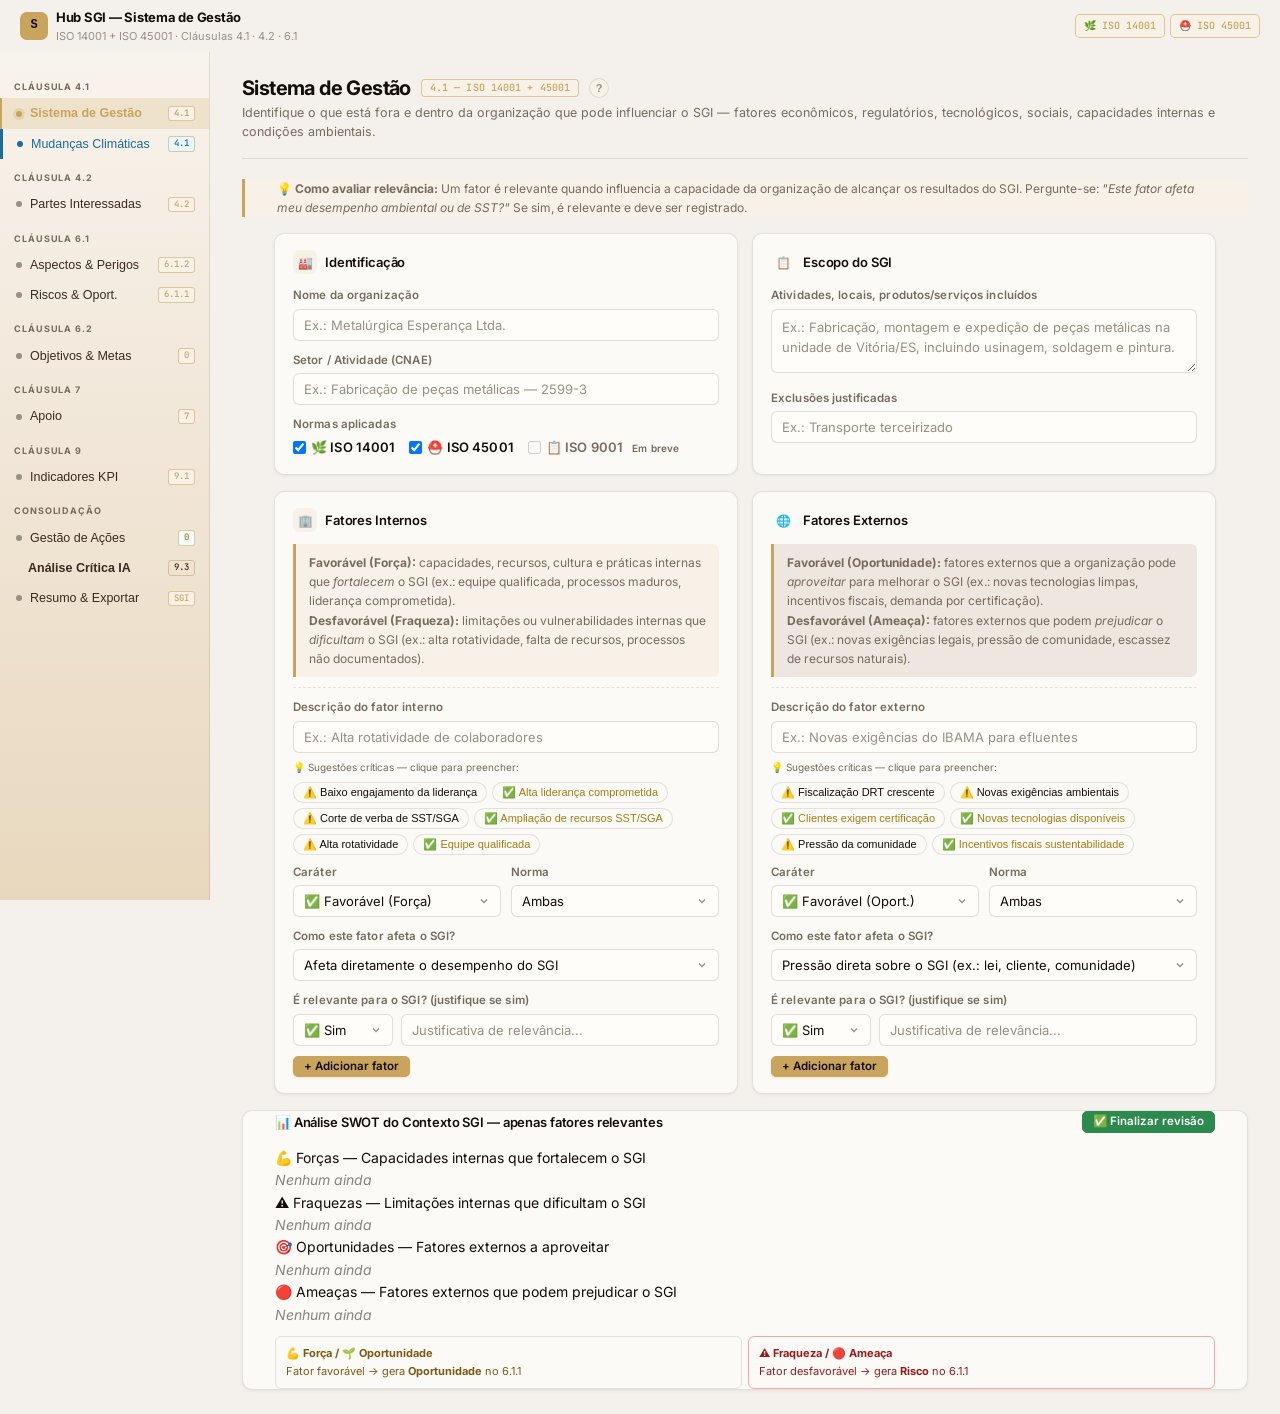
<file: modulos/sgi-contexto.html>
<!DOCTYPE html>
<html lang="pt-BR">
<head>
<meta charset="UTF-8">
<meta name="viewport" content="width=device-width, initial-scale=1.0">
<title>Hub Hub SGI — Sistema de Gestão</title>
<link rel="preconnect" href="https://fonts.googleapis.com">
<link rel="preconnect" href="https://fonts.gstatic.com" crossorigin>
<link href="https://fonts.googleapis.com/css2?family=Inter:wght@300;400;500;600;700;800&family=JetBrains+Mono:wght@400;500&display=swap" rel="stylesheet">
<link rel="stylesheet" href="../css/hub.css">
<script>
(function(){try{var s=localStorage.getItem('sgi-theme');var d=window.matchMedia('(prefers-color-scheme: dark)').matches;document.documentElement.setAttribute('data-theme',s||(d?'dark':'light'));}catch(e){}})();
</script>

<style>
/* Fix button visibility */
.btn { color: var(--text) !important; }
.btn[style*="background:var(--green)"],
.btn[style*="background:var(--green-d)"],
.btn[style*="background:var(--blue)"],
.btn[style*="background:var(--blue-d)"],
.btn[style*="background:var(--purple)"] {
  color: #fff !important;
}
.btn[style*="color:#fff"] { color: #fff !important; }
.btn[style*="color:var(--green-d)"] { color: var(--green-d) !important; }
.btn[style*="color:var(--blue-d)"] { color: var(--blue-d) !important; }
.btn[style*="color:var(--teal)"] { color: var(--teal) !important; }
.btn[style*="color:var(--red)"] { color: var(--red) !important; }
.btn-g { 
  background: var(--gold) !important; 
  color: var(--brand-dark) !important;
  font-weight: 600 !important;
}
/* Fix label buttons (import) */
label.btn { color: #fff !important; }
</style>
<style>
/* Button color overrides for inline-styled buttons */
.btn { font-family: var(--ff-body) !important; }
button[style*="color:#fff"], label[style*="color:#fff"] { color: #fff !important; }
button[style*="background:#2d8a4e"] { color: #fff !important; }
button[style*="background:#1a5c32"] { color: #fff !important; }
button[style*="background:#1a6b9e"] { color: #fff !important; }
button[style*="background:#155a87"] { color: #fff !important; }
button[style*="background:#7C3AED"] { color: #fff !important; }
label[style*="background:#7C3AED"] { color: #fff !important; }
label[style*="background:#1a5c32"] { color: #fff !important; }
label[style*="background:#155a87"] { color: #fff !important; }
/* Section body padding */
.sec.on > div:not(.ph) { padding: 0 32px; }
.sec.on > div:not(.ph) + div { margin-top: 16px; }
/* Seletor inteligente spacing */
#ap-seletor { margin: 0 32px 20px !important; }
#ap-seletor-reabrir { margin: 0 32px 12px !important; }
</style>
</head>
<body>
<header>
  <div class="hdr">
    <div class="logo">
      <div class="logo-ico">S</div>
      <div>
        <div class="logo-t">Hub SGI — Sistema de Gestão</div>
        <div class="logo-s"><span id="header-normas-sub">ISO 14001 + ISO 45001 · Cláusulas 4.1 · 4.2 · 6.1</span></div>
      </div>
    </div>
    <div class="norms">
      <span class="nb nb-env" id="header-badge-14001">🌿 ISO 14001</span>
      <span class="nb nb-sst" id="header-badge-45001">⛑️ ISO 45001</span>
    </div>
  </div>
</header>
<div class="layout">
<aside>
  <div class="nav-lbl">Cláusula 4.1</div>
  <button class="nav-item on" onclick="goTo('s0')"><span class="nav-dot"></span>Sistema de Gestão<span class="nav-cl">4.1</span></button>
  <button class="nav-item" onclick="goTo('s_clima')" style="border-left:3px solid #1a6b9e!important"><span class="nav-dot" style="background:#1a6b9e"></span><span style="color:#1a6b9e;font-weight:500">Mudanças Climáticas</span><span class="nav-cl" style="background:#e8f4ff;color:#1a6b9e">4.1</span></button>
  <div class="nav-lbl">Cláusula 4.2</div>
  <button class="nav-item" onclick="goTo('s1')"><span class="nav-dot"></span>Partes Interessadas<span class="nav-cl">4.2</span></button>
  <div class="nav-lbl">Cláusula 6.1</div>
  <button class="nav-item" onclick="goTo('s2')"><span class="nav-dot"></span>Aspectos & Perigos<span class="nav-cl">6.1.2</span></button>
  <button class="nav-item" onclick="goTo('s3')"><span class="nav-dot"></span>Riscos & Oport.<span class="nav-cl">6.1.1</span></button>
  <div class="nav-lbl">Cláusula 6.2</div>
  <button class="nav-item" onclick="goTo('s7')"><span class="nav-dot"></span>Objetivos & Metas<span class="nav-cl" id="obj-nav-badge">0</span></button>
  <div class="nav-lbl">Cláusula 7</div>
  <button class="nav-item" onclick="goTo('s8')"><span class="nav-dot"></span>Apoio<span class="nav-cl">7</span></button>
  <div class="nav-lbl">Cláusula 9</div>
  <button class="nav-item" onclick="goTo('s9')"><span class="nav-dot"></span>Indicadores KPI<span class="nav-cl" id="kpi-nav-badge">9.1</span></button>
  <div class="nav-lbl">Consolidação</div>
  <button class="nav-item" onclick="goTo('s5')"><span class="nav-dot"></span>Gestão de Ações<span class="nav-cl" id="action-nav-badge" style="background:#ffe4e4;color:var(--red)">0</span></button>
  <button class="nav-item" onclick="goTo('s6')" style="border-left:3px solid var(--purple)!important"><span class="nav-dot" style="background:var(--purple)"></span><span style="color:var(--purple);font-weight:600">Análise Crítica IA</span><span class="nav-cl" style="background:var(--purple-l);color:var(--purple)">9.3</span></button>
  <button class="nav-item" onclick="goTo('s4')"><span class="nav-dot"></span>Resumo & Exportar<span class="nav-cl">SGI</span></button>
</aside>
<main>

<!-- ===== S0: CONTEXTO 4.1 ===== -->
<div class="sec on" id="s0">
  <div class="ph">
    <div class="pt">Sistema de Gestão <span class="ct">4.1 — ISO 14001 + 45001</span><button class="help-btn" onclick="openHelp('s0')" title="Orientações">?</button></div>
    <p class="ps"><span id="ctx41-sub">Identifique o que está fora e dentro da organização que pode influenciar o SGI — fatores econômicos, regulatórios, tecnológicos, sociais, capacidades internas e condições ambientais.</span></p>
  </div>

  <div class="info">
    💡 <strong>Como avaliar relevância:</strong> Um fator é relevante quando influencia a capacidade da organização de alcançar os resultados do SGI. Pergunte-se: <em>"Este fator afeta meu desempenho ambiental ou de SST?"</em> Se sim, é relevante e deve ser registrado.
  </div>

  <div class="grid2" style="margin-bottom:14px">
    <div class="card">
      <div class="ct2"><div class="cico" style="background:var(--green-l)">🏭</div> Identificação</div>
      <label>Nome da organização</label>
      <input type="text" id="org-name" placeholder="Ex.: Metalúrgica Esperança Ltda.">
      <label>Setor / Atividade (CNAE)</label>
      <input type="text" id="org-sector" placeholder="Ex.: Fabricação de peças metálicas — 2599-3">
      <label>Normas aplicadas</label>
      <div style="display:flex;gap:14px;margin-top:4px">
        <label style="margin:0;display:flex;align-items:center;gap:5px;font-size:13px;color:var(--text)">
          <input type="checkbox" id="cb14" checked onchange="applyNormasConfig()">
          <span>🌿 ISO 14001</span>
        </label>
        <label style="margin:0;display:flex;align-items:center;gap:5px;font-size:13px;color:var(--text)">
          <input type="checkbox" id="cb45" checked onchange="applyNormasConfig()">
          <span>⛑️ ISO 45001</span>
        </label>
        <label style="margin:0;display:flex;align-items:center;gap:5px;font-size:13px;color:var(--text2);cursor:not-allowed" title="Aguardando publicação ISO 9001 — previsto set/2026">
          <input type="checkbox" id="cb90" disabled>
          <span>📋 ISO 9001 <span style="font-size:10px;background:var(--amber-l);color:var(--amber-d);padding:1px 6px;border-radius:10px;font-weight:600">Em breve</span></span>
        </label>
      </div>
    </div>
    <div class="card">
      <div class="ct2"><div class="cico" style="background:var(--blue-l)">📋</div> Escopo do SGI</div>
      <label>Atividades, locais, produtos/serviços incluídos</label>
      <textarea id="org-scope" placeholder="Ex.: Fabricação, montagem e expedição de peças metálicas na unidade de Vitória/ES, incluindo usinagem, soldagem e pintura."></textarea>
      <label>Exclusões justificadas</label>
      <input type="text" id="org-excl" placeholder="Ex.: Transporte terceirizado">
    </div>
  </div>

  <div class="grid2">
    <!-- FATORES INTERNOS -->
    <div class="card">
      <div class="ct2"><div class="cico" style="background:var(--green-l)">🏢</div> Fatores Internos</div>
      <div class="info green" style="margin-bottom:10px">
        <strong>Favorável (Força):</strong> capacidades, recursos, cultura e práticas internas que <em>fortalecem</em> o SGI (ex.: equipe qualificada, processos maduros, liderança comprometida).<br>
        <strong>Desfavorável (Fraqueza):</strong> limitações ou vulnerabilidades internas que <em>dificultam</em> o SGI (ex.: alta rotatividade, falta de recursos, processos não documentados).
      </div>
      <div id="int-list"></div>
      <div style="border-top:1px dashed var(--gray-b);margin-top:10px;padding-top:10px">
        <label>Descrição do fator interno</label>
        <input type="text" id="int-desc" placeholder="Ex.: Alta rotatividade de colaboradores" onkeydown="if(event.key==='Enter')addFactor('int')">
        <div style="margin-top:6px;display:flex;flex-wrap:wrap;gap:5px">
          <span style="font-size:10px;color:var(--text2);width:100%;margin-bottom:2px">💡 Sugestões críticas — clique para preencher:</span>
          <button type="button" onclick="suggestFactor('int','Baixo engajamento da Alta Direção com o SGI — participação limitada nas análises críticas','des','both')" style="font-size:11px;padding:3px 9px;border:1px solid var(--gray-b);border-radius:20px;background:var(--white);cursor:pointer;color:var(--red)">⚠️ Baixo engajamento da liderança</button>
          <button type="button" onclick="suggestFactor('int','Alta Direção comprometida — SGI incluído na agenda estratégica e com recursos garantidos','fav','both')" style="font-size:11px;padding:3px 9px;border:1px solid var(--gray-b);border-radius:20px;background:var(--white);cursor:pointer;color:var(--green-d)">✅ Alta liderança comprometida</button>
          <button type="button" onclick="suggestFactor('int','Contingenciamento de recursos para SST e meio ambiente pela Alta Direção','des','both')" style="font-size:11px;padding:3px 9px;border:1px solid var(--gray-b);border-radius:20px;background:var(--white);cursor:pointer;color:var(--red)">⚠️ Corte de verba de SST/SGA</button>
          <button type="button" onclick="suggestFactor('int','Decisão da Alta Direção de ampliar recursos para adequação às NRs e requisitos ambientais','fav','both')" style="font-size:11px;padding:3px 9px;border:1px solid var(--gray-b);border-radius:20px;background:var(--white);cursor:pointer;color:var(--green-d)">✅ Ampliação de recursos SST/SGA</button>
          <button type="button" onclick="suggestFactor('int','Alta rotatividade de colaboradores em funções críticas para o SGI','des','both')" style="font-size:11px;padding:3px 9px;border:1px solid var(--gray-b);border-radius:20px;background:var(--white);cursor:pointer;color:var(--amber)">⚠️ Alta rotatividade</button>
          <button type="button" onclick="suggestFactor('int','Equipe do SGI qualificada e com formação técnica adequada','fav','both')" style="font-size:11px;padding:3px 9px;border:1px solid var(--gray-b);border-radius:20px;background:var(--white);cursor:pointer;color:var(--green-d)">✅ Equipe qualificada</button>
        </div>
        <div class="row" style="margin-top:8px">
          <div>
            <label>Caráter</label>
            <select id="int-type">
              <option value="fav">✅ Favorável (Força)</option>
              <option value="des">⚠️ Desfavorável (Fraqueza)</option>
            </select>
          </div>
          <div>
            <label>Norma</label>
            <select id="int-norm">
              <option value="both">Ambas</option>
              <option value="env">14001</option>
              <option value="sst">45001</option>
            </select>
          </div>
        </div>
        <label>Como este fator afeta o SGI?</label>
        <select id="int-dir">
          <option value="dir">Afeta diretamente o desempenho do SGI</option>
          <option value="ind">Afeta indiretamente (via cultura, clima, recursos)</option>
          <option value="both">Ambos os aspectos</option>
        </select>
        <label>É relevante para o SGI? <span style="color:var(--text3)">(justifique se sim)</span></label>
        <div style="display:flex;gap:8px;align-items:flex-start;margin-top:4px">
          <select id="int-rel" style="width:100px;flex-shrink:0">
            <option value="sim">✅ Sim</option>
            <option value="nao">❌ Não</option>
          </select>
          <input type="text" id="int-just" placeholder="Justificativa de relevância...">
        </div>
        <button class="btn btn-g btn-sm mt" onclick="addFactor('int')">+ Adicionar fator</button>
      </div>
    </div>

    <!-- FATORES EXTERNOS -->
    <div class="card">
      <div class="ct2"><div class="cico" style="background:var(--amber-l)">🌐</div> Fatores Externos</div>
      <div class="info amber" style="margin-bottom:10px">
        <strong>Favorável (Oportunidade):</strong> fatores externos que a organização pode <em>aproveitar</em> para melhorar o SGI (ex.: novas tecnologias limpas, incentivos fiscais, demanda por certificação).<br>
        <strong>Desfavorável (Ameaça):</strong> fatores externos que podem <em>prejudicar</em> o SGI (ex.: novas exigências legais, pressão de comunidade, escassez de recursos naturais).
      </div>
      <div id="ext-list"></div>
      <div style="border-top:1px dashed var(--gray-b);margin-top:10px;padding-top:10px">
        <label>Descrição do fator externo</label>
        <input type="text" id="ext-desc" placeholder="Ex.: Novas exigências do IBAMA para efluentes" onkeydown="if(event.key==='Enter')addFactor('ext')">
        <div style="margin-top:6px;display:flex;flex-wrap:wrap;gap:5px">
          <span style="font-size:10px;color:var(--text2);width:100%;margin-bottom:2px">💡 Sugestões críticas — clique para preencher:</span>
          <button type="button" onclick="suggestFactor('ext','Endurecimento da fiscalização trabalhista (DRT) com aumento de autuações no setor','des','sst')" style="font-size:11px;padding:3px 9px;border:1px solid var(--gray-b);border-radius:20px;background:var(--white);cursor:pointer;color:var(--red)">⚠️ Fiscalização DRT crescente</button>
          <button type="button" onclick="suggestFactor('ext','Novas exigências legais ambientais — atualização de normas e limites de emissão','des','env')" style="font-size:11px;padding:3px 9px;border:1px solid var(--gray-b);border-radius:20px;background:var(--white);cursor:pointer;color:var(--red)">⚠️ Novas exigências ambientais</button>
          <button type="button" onclick="suggestFactor('ext','Demanda crescente de clientes por fornecedores certificados ISO 14001 e ISO 45001','fav','both')" style="font-size:11px;padding:3px 9px;border:1px solid var(--gray-b);border-radius:20px;background:var(--white);cursor:pointer;color:var(--green-d)">✅ Clientes exigem certificação</button>
          <button type="button" onclick="suggestFactor('ext','Disponibilidade de tecnologias mais limpas e seguras no mercado','fav','both')" style="font-size:11px;padding:3px 9px;border:1px solid var(--gray-b);border-radius:20px;background:var(--white);cursor:pointer;color:var(--green-d)">✅ Novas tecnologias disponíveis</button>
          <button type="button" onclick="suggestFactor('ext','Pressão da comunidade local sobre impactos ambientais e de SST da operação','des','both')" style="font-size:11px;padding:3px 9px;border:1px solid var(--gray-b);border-radius:20px;background:var(--white);cursor:pointer;color:var(--amber)">⚠️ Pressão da comunidade</button>
          <button type="button" onclick="suggestFactor('ext','Incentivos fiscais e linhas de crédito para investimentos em sustentabilidade e SST','fav','both')" style="font-size:11px;padding:3px 9px;border:1px solid var(--gray-b);border-radius:20px;background:var(--white);cursor:pointer;color:var(--green-d)">✅ Incentivos fiscais sustentabilidade</button>
        </div>
        <div class="row" style="margin-top:8px">
          <div>
            <label>Caráter</label>
            <select id="ext-type">
              <option value="fav">✅ Favorável (Oport.)</option>
              <option value="des">⚠️ Desfavorável (Ameaça)</option>
            </select>
          </div>
          <div>
            <label>Norma</label>
            <select id="ext-norm">
              <option value="both">Ambas</option>
              <option value="env">14001</option>
              <option value="sst">45001</option>
            </select>
          </div>
        </div>
        <label>Como este fator afeta o SGI?</label>
        <select id="ext-dir">
          <option value="dir">Pressão direta sobre o SGI (ex.: lei, cliente, comunidade)</option>
          <option value="ind">Influência indireta (ex.: tendência de mercado, tecnologia)</option>
          <option value="both">Ambos os aspectos</option>
        </select>
        <label>É relevante para o SGI? <span style="color:var(--text3)">(justifique se sim)</span></label>
        <div style="display:flex;gap:8px;align-items:flex-start;margin-top:4px">
          <select id="ext-rel" style="width:100px;flex-shrink:0">
            <option value="sim">✅ Sim</option>
            <option value="nao">❌ Não</option>
          </select>
          <input type="text" id="ext-just" placeholder="Justificativa de relevância...">
        </div>
        <button class="btn btn-g btn-sm mt" onclick="addFactor('ext')">+ Adicionar fator</button>
      </div>
    </div>
  </div>

  <div class="card mt2">
    <div style="display:flex;align-items:center;justify-content:space-between;margin-bottom:14px;flex-wrap:wrap;gap:8px">
      <div class="ct2" style="margin-bottom:0">📊 Análise SWOT do Contexto SGI — apenas fatores relevantes</div>
      <div style="display:flex;align-items:center;gap:8px">
        <span id="swot-rev-date" style="font-size:11px;color:var(--text2)"></span>
        <button class="btn btn-sm" style="background:#2d8a4e;color:#fff!important;border-color:#2d8a4e;font-weight:600" onclick="finalizeSWOT()">✅ Finalizar revisão</button>
      </div>
    </div>
    <div class="swot">
      <div class="sq ss"><div class="sq-t">💪 Forças — Capacidades internas que fortalecem o SGI</div><div class="sq-i" id="sw-s">—</div></div>
      <div class="sq sw"><div class="sq-t">⚠️ Fraquezas — Limitações internas que dificultam o SGI</div><div class="sq-i" id="sw-w">—</div></div>
      <div class="sq so"><div class="sq-t">🎯 Oportunidades — Fatores externos a aproveitar</div><div class="sq-i" id="sw-o">—</div></div>
      <div class="sq st"><div class="sq-t">🔴 Ameaças — Fatores externos que podem prejudicar o SGI</div><div class="sq-i" id="sw-t">—</div></div>
    </div>
    <div style="display:grid;grid-template-columns:1fr 1fr;gap:6px;margin-top:10px;font-size:11px">
    <div style="background:var(--green-xl);border:1px solid #E5E0D8;border-radius:6px;padding:8px 10px;color:var(--green-txt)">
      <strong>💪 Força / 🌱 Oportunidade</strong><br>
      Fator favorável → gera <strong>Oportunidade</strong> no 6.1.1
    </div>
    <div style="background:var(--red-l);border:1px solid #FCA5A5;border-radius:6px;padding:8px 10px;color:var(--red-d,#991B1B)">
      <strong>⚠️ Fraqueza / 🔴 Ameaça</strong><br>
      Fator desfavorável → gera <strong>Risco</strong> no 6.1.1
    </div>
  </div>
  <div id="swot-suggest-btn"  style="display:none;margin-top:12px">
      <button class="btn btn-sm" style="background:#1a6b9e;color:#fff!important;border-color:#1a6b9e;font-weight:600" onclick="goTo('s3');generateROFromSWOT()">
        ⚡ Gerar Riscos & Oportunidades a partir desta SWOT →
      </button>
    </div>
  </div>
</div>


<!-- ===== S_CLIMA: MUDANÇAS CLIMÁTICAS — 4.1 ISO 14001 + 45001 (Anexo SL) ===== -->
<div class="sec" id="s_clima">
  <div class="ph">
    <div class="pt">Mudanças Climáticas <span class="ct">4.1 — ISO 14001 + 45001 · Anexo SL (HLS)</span></div>
    <p class="ps">Análise obrigatória em auditoria — evidencie como o clima afeta a organização e como a organização impacta o clima.</p>
  </div>
<div style="background:var(--white);border-radius:var(--r);padding:18px 20px;margin-top:16px;border:2px solid #1a6b9e;box-shadow:var(--shadow)">
  <div style="display:flex;align-items:center;justify-content:space-between;margin-bottom:4px;flex-wrap:wrap;gap:8px">
    <div style="display:flex;align-items:center;gap:10px">
      <span style="font-size:22px">🌡️</span>
      <div>
        <div style="font-size:15px;font-weight:700;color:#1a6b9e">Mudanças Climáticas — Análise de Contexto</div>
        <div style="font-size:11px;color:var(--text2)">ISO 14001 §4.1 + ISO 45001 §4.1 · Anexo SL (HLS) · Evidência obrigatória para auditoria</div>
      </div>
    </div>
    <div style="display:flex;gap:8px;align-items:center">
      <span id="clima-status-badge" style="font-size:11px;padding:3px 12px;border-radius:20px;background:var(--amber-l);color:var(--amber-d);font-weight:600">⚠️ Não analisado</span>
      <button class="btn btn-sm" onclick="openClimaHelp()" style="border-color:#1a6b9e;color:#1a6b9e">❓ Como analisar</button>
    </div>
  </div>

  <div style="background:#e8f4ff;border-left:3px solid #1a6b9e;padding:10px 14px;border-radius:4px;font-size:12px;color:#1a6b9e;margin-bottom:14px">
    <strong>📋 Por que analisar?</strong> O Anexo SL — que rege todas as normas ISO de sistema de gestão — exige que mudanças climáticas sejam consideradas no contexto organizacional (§4.1).
    A análise cobre <strong>duas direções</strong>: como o clima afeta a organização, e como a organização contribui para as mudanças climáticas.
    <strong>A evidência desta análise é obrigatória em auditoria</strong> — mesmo que a conclusão seja "não afeta". Clique em ❓ para orientações.
  </div>

  <!-- Abas das duas direções -->
  <div style="display:flex;gap:0;margin-bottom:14px;border-bottom:2px solid var(--gray-b)">
    <button id="clima-tab-1" onclick="switchClimaTab(1)"
      style="padding:8px 18px;font-size:12px;font-weight:600;border:none;background:none;cursor:pointer;border-bottom:3px solid #1a6b9e;color:#1a6b9e;margin-bottom:-2px">
      ☁️ Clima → Organização
    </button>
    <button id="clima-tab-2" onclick="switchClimaTab(2)"
      style="padding:8px 18px;font-size:12px;font-weight:600;border:none;background:none;cursor:pointer;color:var(--text2);border-bottom:3px solid transparent;margin-bottom:-2px">
      🏭 Organização → Clima
    </button>
    <button id="clima-tab-3" onclick="switchClimaTab(3)"
      style="padding:8px 18px;font-size:12px;font-weight:600;border:none;background:none;cursor:pointer;color:var(--text2);border-bottom:3px solid transparent;margin-bottom:-2px">
      📋 Conclusão & Evidência
    </button>
  </div>

  <!-- ABA 1: Clima → Organização (riscos físicos) -->
  <div id="clima-tab-content-1">
    <div style="font-size:12px;color:var(--text2);margin-bottom:12px">
      Como eventos e tendências climáticas podem afetar as <strong>operações, trabalhadores e objetivos do SGI</strong>?
      Clique em <strong>+ Incluir</strong> nas sugestões abaixo ou adicione riscos específicos da sua organização.
    </div>

    <!-- Sugestões pré-definidas -->
    <div style="background:var(--gray-l);border-radius:8px;padding:14px;margin-bottom:14px">
      <div style="display:flex;align-items:center;justify-content:space-between;margin-bottom:10px;flex-wrap:wrap;gap:8px">
        <div style="font-size:12px;font-weight:700;color:var(--text)">💡 Sugestões de riscos e oportunidades climáticas</div>
        <div style="display:flex;gap:6px;flex-wrap:wrap">
          <button class="btn btn-sm" onclick="filterClimaSugest('all')" id="csfilt-all"
            style="font-size:10px;background:var(--green);color:#fff;border-color:var(--green)">Todos</button>
          <button class="btn btn-sm" onclick="filterClimaSugest('env')" id="csfilt-env"
            style="font-size:10px">🌿 14001</button>
          <button class="btn btn-sm" onclick="filterClimaSugest('sst')" id="csfilt-sst"
            style="font-size:10px">⛑️ 45001</button>
          <button class="btn btn-sm" onclick="filterClimaSugest('opp')" id="csfilt-opp"
            style="font-size:10px">🌱 Oportunidades</button>
          <button class="btn btn-sm" onclick="filterClimaSugest('ind')" id="csfilt-ind"
            style="font-size:10px">🏭 Processo Intensivo</button>
        </div>
      </div>
      <div id="clima-sugest-cards" style="max-height:420px;overflow-y:auto;padding-right:4px">
        <div style="text-align:center;padding:20px;color:var(--text3);font-size:12px">
          ⏳ Carregando sugestões...
        </div>
      </div>
    </div>

    <!-- Riscos já adicionados -->
    <div style="font-size:12px;font-weight:700;color:var(--text);margin-bottom:8px">
      ✅ Riscos e oportunidades incluídos nesta análise
    </div>
    <div id="clima-riscos-list" style="display:flex;flex-direction:column;gap:8px">
      <div style="color:var(--text3);font-size:12px;padding:8px">Nenhum item incluído ainda — use as sugestões acima ou clique em "+ Adicionar risco climático"</div>
    </div>
    <div style="margin-top:10px;display:flex;gap:8px;align-items:center;flex-wrap:wrap">
    <button class="btn btn-sm btn-g" onclick="addClimaRisco()">+ Adicionar risco climático</button>
    <span style="font-size:11px;color:var(--text2)">ou escolha uma sugestão:</span>
    <div style="display:flex;gap:6px;flex-wrap:wrap" id="clima-sugest-btns"></div>
  </div>
  </div>

  <!-- ABA 2: Organização → Clima (emissões GEE) -->
  <div id="clima-tab-content-2" style="display:none">
    <div style="font-size:12px;color:var(--text2);margin-bottom:12px">
      Como as atividades da organização contribuem para as mudanças climáticas?
      Identifique as principais <strong>fontes de emissão de GEE</strong> por escopo (GHG Protocol).
    </div>

    <div style="display:grid;grid-template-columns:1fr 1fr 1fr;gap:12px;margin-bottom:12px">
      <!-- Escopo 1 -->
      <div style="background:#fff3f3;border:1px solid #fcc;border-radius:8px;padding:12px">
        <div style="font-size:11px;font-weight:700;color:var(--red);margin-bottom:4px">🔴 Escopo 1 — Emissões diretas</div>
        <div style="font-size:10px;color:var(--text2);margin-bottom:8px">Fontes próprias: combustão, processos industriais, veículos da frota, refrigerantes</div>
        <div style="display:flex;flex-wrap:wrap;gap:4px;margin-bottom:8px">
          <button onclick="appendClimaEsc('clima-esc1','Queima de combustíveis fósseis (caldeiras, fornos, geradores)')" class="btn btn-sm" style="font-size:10px;padding:2px 8px;color:var(--red);border-color:#fcc">+ Caldeiras/Fornos</button>
          <button onclick="appendClimaEsc('clima-esc1','Frota de veículos próprios (diesel/gasolina)')" class="btn btn-sm" style="font-size:10px;padding:2px 8px;color:var(--red);border-color:#fcc">+ Frota</button>
          <button onclick="appendClimaEsc('clima-esc1','Processo industrial (alto-forno, coqueria, forno rotativo)')" class="btn btn-sm" style="font-size:10px;padding:2px 8px;color:var(--red);border-color:#fcc">+ Processo</button>
          <button onclick="appendClimaEsc('clima-esc1','Sistemas de refrigeração (CFC/HFC)')" class="btn btn-sm" style="font-size:10px;padding:2px 8px;color:var(--red);border-color:#fcc">+ Refrigeração</button>
          <button onclick="appendClimaEsc('clima-esc1','Geração de energia própria (grupo gerador)')" class="btn btn-sm" style="font-size:10px;padding:2px 8px;color:var(--red);border-color:#fcc">+ Gerador</button>
        </div>
        <textarea id="clima-esc1" rows="4" placeholder="Descreva as fontes de emissão direta da organização..." style="font-size:11px" oninput="updateClimaStatus()"></textarea>
      </div>

      <!-- Escopo 2 -->
      <div style="background:#fff8f0;border:1px solid #fda;border-radius:8px;padding:12px">
        <div style="font-size:11px;font-weight:700;color:var(--amber);margin-bottom:4px">🟡 Escopo 2 — Emissões indiretas de energia</div>
        <div style="font-size:10px;color:var(--text2);margin-bottom:8px">Energia comprada: eletricidade, calor, vapor ou frio adquiridos de terceiros</div>
        <div style="display:flex;flex-wrap:wrap;gap:4px;margin-bottom:8px">
          <button onclick="appendClimaEsc('clima-esc2','Energia elétrica da rede (concessionária)')" class="btn btn-sm" style="font-size:10px;padding:2px 8px;color:var(--amber);border-color:#fda">+ Energia elétrica</button>
          <button onclick="appendClimaEsc('clima-esc2','Vapor adquirido de terceiros')" class="btn btn-sm" style="font-size:10px;padding:2px 8px;color:var(--amber);border-color:#fda">+ Vapor</button>
          <button onclick="appendClimaEsc('clima-esc2','Energia de fonte renovável (GD solar/eólica)')" class="btn btn-sm" style="font-size:10px;padding:2px 8px;color:var(--amber);border-color:#fda">+ Renovável</button>
        </div>
        <textarea id="clima-esc2" rows="4" placeholder="Descreva o consumo de energia adquirida de terceiros..." style="font-size:11px" oninput="updateClimaStatus()"></textarea>
      </div>

      <!-- Escopo 3 -->
      <div style="background:#f0f4ff;border:1px solid #bcd;border-radius:8px;padding:12px">
        <div style="font-size:11px;font-weight:700;color:#1a6b9e;margin-bottom:4px">🔵 Escopo 3 — Outras emissões indiretas</div>
        <div style="font-size:10px;color:var(--text2);margin-bottom:8px">Cadeia de valor: fornecedores, transporte, resíduos, uso e fim de vida do produto</div>
        <div style="display:flex;flex-wrap:wrap;gap:4px;margin-bottom:8px">
          <button onclick="appendClimaEsc('clima-esc3','Transporte de matérias-primas por fornecedores')" class="btn btn-sm" style="font-size:10px;padding:2px 8px;color:#1a6b9e;border-color:#bcd">+ Fornecedores</button>
          <button onclick="appendClimaEsc('clima-esc3','Transporte e distribuição de produtos acabados')" class="btn btn-sm" style="font-size:10px;padding:2px 8px;color:#1a6b9e;border-color:#bcd">+ Logística</button>
          <button onclick="appendClimaEsc('clima-esc3','Destinação de resíduos (aterro, incineração)')" class="btn btn-sm" style="font-size:10px;padding:2px 8px;color:#1a6b9e;border-color:#bcd">+ Resíduos</button>
          <button onclick="appendClimaEsc('clima-esc3','Deslocamento de funcionários (home-to-work)')" class="btn btn-sm" style="font-size:10px;padding:2px 8px;color:#1a6b9e;border-color:#bcd">+ Funcionários</button>
          <button onclick="appendClimaEsc('clima-esc3','Uso do produto pelo cliente')" class="btn btn-sm" style="font-size:10px;padding:2px 8px;color:#1a6b9e;border-color:#bcd">+ Uso produto</button>
        </div>
        <textarea id="clima-esc3" rows="4" placeholder="Descreva as emissões indiretas da cadeia de valor..." style="font-size:11px" oninput="updateClimaStatus()"></textarea>
      </div>
    </div>

    <div style="display:grid;grid-template-columns:1fr 1fr;gap:12px">
      <div class="field">
        <label>✅ Iniciativas de mitigação / redução de GEE já em andamento</label>
        <textarea id="clima-mitig" rows="3" placeholder="Ex.: Programa de eficiência energética, energia solar instalada, substituição de frota, metas de redução de GEE..." oninput="updateClimaStatus()"></textarea>
      </div>
      <div class="field">
        <label>📊 Possui inventário de GEE formalizado?</label>
        <select id="clima-inventario" onchange="updateClimaStatus()" style="margin-bottom:8px">
          <option value="">— Selecione —</option>
          <option value="sim-pub">✅ Sim — publicado (relatório de sustentabilidade)</option>
          <option value="sim-int">🔶 Sim — interno (não publicado)</option>
          <option value="parcial">📋 Parcial — apenas Escopo 1 e 2</option>
          <option value="nao-plan">🔜 Não — mas planejamos elaborar</option>
          <option value="nao">❌ Não</option>
        </select>
        <label>Referência / metodologia utilizada</label>
        <input type="text" id="clima-inventario-ref" placeholder="Ex.: GHG Protocol, ISO 14064, SBTI..." oninput="updateClimaStatus()">
      </div>
    </div>
  </div>

  <!-- ABA 3: Conclusão e Evidência -->
  <div id="clima-tab-content-3" style="display:none">

    <!-- Checklist de verificação -->
    <div style="background:var(--gray-l);border-radius:8px;padding:14px;margin-bottom:14px">
      <div style="font-size:12px;font-weight:700;color:var(--text);margin-bottom:10px">
        ✅ Checklist de análise — o auditor vai verificar estes pontos
      </div>
      <div style="display:grid;grid-template-columns:1fr 1fr;gap:8px;font-size:12px">
        <label style="display:flex;align-items:flex-start;gap:8px;cursor:pointer;font-weight:400">
          <input type="checkbox" id="ck-riscos-fisicos" style="margin-top:2px;flex-shrink:0">
          <span>Riscos físicos agudos identificados (enchentes, calor extremo, tempestades)</span>
        </label>
        <label style="display:flex;align-items:flex-start;gap:8px;cursor:pointer;font-weight:400">
          <input type="checkbox" id="ck-riscos-cronicos" style="margin-top:2px;flex-shrink:0">
          <span>Riscos físicos crônicos avaliados (estiagem, aumento de temperatura)</span>
        </label>
        <label style="display:flex;align-items:flex-start;gap:8px;cursor:pointer;font-weight:400">
          <input type="checkbox" id="ck-transicao" style="margin-top:2px;flex-shrink:0">
          <span>Riscos de transição considerados (regulamentação carbono, CBAM, ESG)</span>
        </label>
        <label style="display:flex;align-items:flex-start;gap:8px;cursor:pointer;font-weight:400">
          <input type="checkbox" id="ck-oportunidades" style="margin-top:2px;flex-shrink:0">
          <span>Oportunidades climáticas identificadas (eficiência, renováveis, carbono)</span>
        </label>
        <label style="display:flex;align-items:flex-start;gap:8px;cursor:pointer;font-weight:400">
          <input type="checkbox" id="ck-gee" style="margin-top:2px;flex-shrink:0">
          <span>Fontes de emissão de GEE identificadas (Escopos 1, 2 e 3)</span>
        </label>
        <label style="display:flex;align-items:flex-start;gap:8px;cursor:pointer;font-weight:400">
          <input type="checkbox" id="ck-sst" style="margin-top:2px;flex-shrink:0">
          <span>Impacto climático na saúde e segurança dos trabalhadores avaliado (ISO 45001)</span>
        </label>
      </div>
    </div>

    <!-- Conclusão separada por norma -->
    <div style="display:grid;grid-template-columns:1fr 1fr;gap:12px;margin-bottom:12px">
      <div id="clima-bloco-14001" style="background:var(--green-l);border:1px solid #99F6E4;border-radius:8px;padding:12px">
        <div style="font-size:11px;font-weight:700;color:var(--green-d);margin-bottom:8px">🌿 ISO 14001 — Impacto ambiental</div>
        <label style="font-size:11px">As mudanças climáticas afetam os objetivos do SGA?</label>
        <select id="clima-afeta-14001" onchange="updateClimaStatus()" style="margin-bottom:8px">
          <option value="">— Selecione —</option>
          <option value="sim-relevante">✅ Sim — de forma relevante</option>
          <option value="sim-baixo">🔶 Sim — de forma baixa (monitorar)</option>
          <option value="nao">❌ Não afeta neste ciclo</option>
        </select>
        <label style="font-size:11px">Conclusão para o SGA (14001)</label>
        <textarea id="clima-conclusao-14001" rows="3" oninput="updateClimaStatus()"
          placeholder="Ex.: Risco de estiagem afeta disponibilidade hídrica para o processo. Oportunidade de eficiência energética incorporada como objetivo ambiental. Emissões de GEE predominantemente de Escopo 2."
          style="font-size:11px"></textarea>
      </div>
      <div id="clima-bloco-45001" style="background:var(--blue-l);border:1px solid #E5E0D8;border-radius:8px;padding:12px">
        <div style="font-size:11px;font-weight:700;color:var(--blue-d);margin-bottom:8px">⛑️ ISO 45001 — Saúde e segurança</div>
        <label style="font-size:11px">As mudanças climáticas afetam os objetivos do SGSST?</label>
        <select id="clima-afeta-45001" onchange="updateClimaStatus()" style="margin-bottom:8px">
          <option value="">— Selecione —</option>
          <option value="sim-relevante">✅ Sim — de forma relevante</option>
          <option value="sim-baixo">🔶 Sim — de forma baixa (monitorar)</option>
          <option value="nao">❌ Não afeta neste ciclo</option>
        </select>
        <label style="font-size:11px">Conclusão para o SGSST (45001)</label>
        <textarea id="clima-conclusao-45001" rows="3" oninput="updateClimaStatus()"
          placeholder="Ex.: Ondas de calor representam risco de stress térmico para trabalhadores externos e em áreas sem climatização. Revisão do PPRA/PGR considerará fator climático. Não há outros impactos relevantes identificados."
          style="font-size:11px"></textarea>
      </div>
    </div>

    <!-- Campo de conclusão unificada (para quem tem apenas uma norma) -->
    <div class="field">
      <label>Conclusão geral da análise <span style="color:var(--red)">*</span>
        <span style="font-size:10px;font-weight:400;color:var(--text2)"> — síntese para o registro do contexto</span>
      </label>
      <textarea id="clima-conclusao" rows="3" oninput="updateClimaStatus()"
        placeholder="Síntese da análise de mudanças climáticas para registro no contexto organizacional. Mesmo que o impacto seja baixo ou nulo, registre a conclusão da análise como evidência."
        style="min-height:70px"></textarea>
    </div>

    <div style="display:grid;grid-template-columns:1fr 1fr 1fr 1fr;gap:12px;margin-bottom:12px">
      <div class="field">
        <label>Responsável pela análise</label>
        <input type="text" id="clima-resp" placeholder="Nome" oninput="updateClimaStatus()">
      </div>
      <div class="field">
        <label>Cargo / função</label>
        <input type="text" id="clima-cargo" placeholder="Ex.: Técnico Ambiental" oninput="updateClimaStatus()">
      </div>
      <div class="field">
        <label>Data da análise</label>
        <input type="date" id="clima-data" oninput="updateClimaStatus()">
      </div>
      <div class="field">
        <label>Próxima revisão</label>
        <input type="date" id="clima-revisao" oninput="updateClimaStatus()">
      </div>
    </div>

    <div style="display:flex;gap:8px;flex-wrap:wrap;margin-bottom:12px">
      <button class="btn btn-sm" onclick="gerarROClima()"
        style="background:var(--green);color:#fff;border-color:var(--green);font-weight:600">
        ⚡ Gerar R&O a partir desta análise →
      </button>
      <button class="btn btn-sm" onclick="printClimaEvidencia()"
        style="border-color:#1a6b9e;color:#1a6b9e;font-weight:600">
        🖨️ Imprimir evidência para auditoria
      </button>
    </div>

    <div id="clima-evidencia-resumo" style="display:none;margin-top:8px;background:#e8f4ff;border-radius:8px;padding:12px;font-size:12px"></div>
  </div>
</div>
</div>




<!-- ===== S1: PARTES INTERESSADAS 4.2 ===== -->
<div class="sec" id="s1">
  <div class="ph">
    <div class="pt">Partes Interessadas <span class="ct">4.2 — ISO 14001 + 45001</span><button class="help-btn" onclick="openHelp('s1')" title="Orientações">?</button></div>
    <p class="ps">Identifique partes interessadas, suas <strong>necessidades</strong> (requisitos explícitos/formais) e <strong>expectativas</strong> (implícitas/desejadas), e determine quais se tornam obrigações de conformidade.</p>
  </div>

  <div class="info">
    💡 <strong>Necessidade</strong> = requisito explícito, formal, obrigatório (lei, contrato, licença). &nbsp;|&nbsp; <strong>Expectativa</strong> = desejo implícito, não formalizado, mas que se ignorado gera conflito. &nbsp;|&nbsp; <strong>Obrigação de conformidade</strong> = necessidades e expectativas que a organização decide assumir como compromisso (ISO 14001 §6.1.3 / 45001 §6.1.3).
  </div>

  <div class="flex fbet" style="margin-bottom:10px">
    <span style="font-size:12px;color:var(--text2)">Clique para selecionar · Use "+ Nova parte" para adicionar</span>
    <button class="btn btn-g btn-sm" onclick="openAddPI()">+ Nova parte interessada</button>
  </div>

  <div class="pi-grid" id="pi-grid"></div>

  <div class="divider"></div>
  <div class="ct2" style="font-size:13px;margin-bottom:10px">📋 Necessidades × Expectativas das Partes Selecionadas</div>
  <div style="overflow-x:auto">
    <table class="tbl">
      <thead>
        <tr>
          <th>Parte Interessada</th>
          <th>Necessidades (formais/obrigatórias)</th>
          <th>Expectativas (implícitas/desejadas)</th>
          <th>Obrigação de conformidade?</th>
          <th>Norma</th>
          <th>Monitoramento</th>
        </tr>
      </thead>
      <tbody id="pi-detail-body"></tbody>
    </table>
  </div>

  <div class="card mt2">
    <div class="ct2">🗺️ Mapa de Influência × Interesse</div>
    <div style="display:grid;grid-template-columns:1fr 1fr;grid-template-rows:1fr 1fr;gap:6px;min-height:180px">
      <div class="map-quad mq-tl"><b>👁️ Engajar ativamente (alta inf., baixo int.)</b><div id="mq-tl"></div></div>
      <div class="map-quad mq-tr"><b>⭐ Gerenciar de perto (alta inf., alto int.)</b><div id="mq-tr"></div></div>
      <div class="map-quad mq-bl"><b>📡 Monitorar (baixa inf., baixo int.)</b><div id="mq-bl"></div></div>
      <div class="map-quad mq-br"><b>📢 Manter informado (baixa inf., alto int.)</b><div id="mq-br"></div></div>
    </div>
    <div style="display:flex;justify-content:space-between;font-size:10px;color:var(--text2);margin-top:6px">
      <span>↑ Alta influência</span><span>→ Alto interesse</span>
    </div>
  </div>
</div>

<!-- ===== S2: ASPECTOS & PERIGOS ===== -->
<div class="sec" id="s2">
  <div class="ph">
    <div class="pt">Aspectos & Perigos <span class="ct">6.1.2</span></div>
    <p class="ps">Aspectos ambientais significativos (ISO 14001) e perigos/riscos de SST (ISO 45001), com avaliação Probabilidade × Severidade.</p>
  </div>

  <!-- FLUXO DE CAMPO -->
  <div id="ap-bloco-45001" data-norma="sst" style="background:var(--blue-l);border:1px solid #E5E0D8;border-radius:var(--r);padding:12px 16px;margin-bottom:14px;font-size:12px;color:var(--blue-d);line-height:1.7">
    💡 <strong>ISO 14001 e ISO 45001</strong> exigem identificação por <strong>Atividade, Produto e Serviço</strong>. A 14001 inclui também a <strong>perspectiva de ciclo de vida</strong> e avaliação de <strong>significância</strong>. A 45001 requer avaliação do <strong>grau do risco</strong> e aplicação da <strong>hierarquia de controles</strong>. Por isso, os levantamentos são exportados em planilhas <strong>separadas por norma</strong>.
  </div>

  <div style="display:grid;grid-template-columns:1fr 1fr;gap:12px;margin-bottom:16px">

    <!-- 14001 -->
    <div id="ap-bloco-14001" data-norma="env" style="background:var(--green-l);border:1px solid #99F6E4;border-radius:var(--r);padding:14px 16px">
      <div style="font-size:12px;font-weight:700;color:var(--green-d);margin-bottom:6px">🌿 ISO 14001 — Aspectos &amp; Impactos Ambientais</div>
      <p style="font-size:12px;color:var(--green-d);margin-bottom:10px;line-height:1.6">
        Inclui: <strong>Atividade/Produto/Serviço · Ciclo de vida · Aspecto · Impacto · P × S · Significância</strong>
      </p>
      <div style="display:flex;gap:8px;flex-wrap:wrap;margin-bottom:8px">
        <button class="btn btn-sm" style="background:#2d8a4e;color:#fff!important;border-color:#2d8a4e;font-weight:600" onclick="exportCSV14001()">⬇️ Baixar planilha 14001 (.xlsx)</button>
        <button class="btn btn-sm" style="border-color:#0F766E;color:#0F766E;font-weight:600;background:rgba(15,118,110,0.08)" onclick="exportHTMLAP()">🌐 Gerar HTML para auditoria</button>
        <button class="btn btn-sm" style="background:#1a5c32;color:#fff!important;border-color:#1a5c32;font-weight:600" onclick="openCampo14001()">📋 Formulário de campo — 14001</button>
      </div>
      <div style="border-top:1px dashed #99F6E4;padding-top:8px;margin-top:4px">
        <div style="font-size:11px;font-weight:600;color:var(--green-d);margin-bottom:4px">📥 Importar após preenchimento:</div>
        <label class="btn btn-sm" style="background:#7C3AED;color:#fff!important;border-color:#7C3AED;font-weight:600;cursor:pointer;display:inline-flex">
          📱 Importar do formulário de campo (.json)
          <input type="file" accept=".json" style="display:none" onchange="importCampoJSON(this)">
        </label>
        <label class="btn btn-sm" style="background:var(--green-d);color:#fff;border-color:var(--green-d);font-weight:500;cursor:pointer;display:inline-flex">
          📂 Importar 14001 .xlsx/.csv
          <input type="file" id="import-csv-14001" accept=".xlsx,.csv" style="display:none" onchange="importCSV14001(this)">
        </label>
        <div id="import-status-14001" style="font-size:11px;color:var(--green-d);margin-top:6px"></div>
      </div>
    </div>

    <!-- 45001 -->
    <div style="background:var(--blue-l);border:1px solid #E5E0D8;border-radius:var(--r);padding:14px 16px">
      <div style="font-size:12px;font-weight:700;color:var(--blue-d);margin-bottom:6px">⛑️ ISO 45001 — Perigos &amp; Riscos de SST</div>
      <p style="font-size:12px;color:var(--blue-d);margin-bottom:10px;line-height:1.6">
        Inclui: <strong>Atividade/Produto/Serviço · Perigo · Risco · P × S · Grau · Hierarquia de controles</strong>
      </p>
      <div style="display:flex;gap:8px;flex-wrap:wrap;margin-bottom:8px">
        <button class="btn btn-sm" style="background:#1a6b9e;color:#fff!important;border-color:#1a6b9e;font-weight:600" onclick="exportCSV45001()">⬇️ Baixar planilha 45001 (.xlsx)</button>
        <button class="btn btn-sm" style="background:#155a87;color:#fff!important;border-color:#155a87;font-weight:600" onclick="openCampo45001()">📋 Formulário de campo — 45001</button>
      </div>
      <div style="border-top:1px dashed #E5E0D8;padding-top:8px;margin-top:4px">
        <div style="font-size:11px;font-weight:600;color:var(--blue-d);margin-bottom:4px">📥 Importar após preenchimento:</div>
        <label class="btn btn-sm" style="background:var(--blue-d);color:#fff;border-color:var(--blue-d);font-weight:500;cursor:pointer;display:inline-flex">
          📂 Importar 45001 .xlsx/.csv
          <input type="file" id="import-csv-45001" accept=".xlsx,.csv" style="display:none" onchange="importCSV45001(this)">
        </label>
        <div id="import-status-45001" style="font-size:11px;color:var(--blue-d);margin-top:6px"></div>
      </div>
    </div>

  </div>


  <!-- ═══ SELETOR INTELIGENTE DE ASPECTOS ═══ -->
  <div id="ap-seletor" style="background:var(--card-2);border:1px solid var(--border);border-radius:12px;padding:20px;margin:0 0 20px 0">
    <div style="display:flex;align-items:center;justify-content:space-between;margin-bottom:16px">
      <div>
        <div style="font-size:14px;font-weight:700;color:var(--text)">🎯 Seletor Inteligente de Aspectos</div>
        <div style="font-size:12px;color:var(--text-soft);margin-top:2px">Selecione área e processo — aspectos pré-definidos aparecem automaticamente</div>
      </div>
      <button onclick="document.getElementById('ap-seletor').style.display='none';document.getElementById('ap-seletor-reabrir').style.display='inline-flex'" style="background:none;border:none;cursor:pointer;color:var(--text-muted);font-size:18px;padding:4px">✕</button>
    </div>
    <div style="display:grid;grid-template-columns:1fr 1fr 160px;gap:12px;margin-bottom:16px">
      <div>
        <label style="font-size:11px;font-weight:600;color:var(--text-soft);display:block;margin-bottom:4px;text-transform:uppercase;letter-spacing:.05em">Área</label>
        <select id="sel-area" onchange="onAreaChange()" style="width:100%;padding:8px 12px;border-radius:8px;border:1px solid var(--border);background:var(--white);color:var(--text);font-size:13px">
          <option value="">Selecione a área...</option>
          <option>COQUERIA</option><option>SINTERIZAÇÃO</option><option>ALTO-FORNO</option>
          <option>ACIARIA</option><option>LAMINAÇÃO</option><option>UTILIDADES</option><option>MANUTENÇÃO</option>
        </select>
      </div>
      <div>
        <label style="font-size:11px;font-weight:600;color:var(--text-soft);display:block;margin-bottom:4px;text-transform:uppercase;letter-spacing:.05em">Processo</label>
        <select id="sel-processo" onchange="renderSugestoes()" disabled style="width:100%;padding:8px 12px;border-radius:8px;border:1px solid var(--border);background:var(--white);color:var(--text);font-size:13px">
          <option value="">Selecione o processo...</option>
        </select>
      </div>
      <div>
        <label style="font-size:11px;font-weight:600;color:var(--text-soft);display:block;margin-bottom:4px;text-transform:uppercase;letter-spacing:.05em">Condição</label>
        <select id="sel-condicao" onchange="renderSugestoes()" style="width:100%;padding:8px 12px;border-radius:8px;border:1px solid var(--border);background:var(--white);color:var(--text);font-size:13px">
          <option value="Normal">Normal</option>
          <option value="Anormal">Anormal</option>
          <option value="Emergência">Emergência</option>
        </select>
      </div>
    </div>
    <div id="ap-sugestoes-lista-wrap" style="display:none">
      <div style="font-size:11px;font-weight:700;color:var(--text-soft);letter-spacing:.08em;text-transform:uppercase;margin-bottom:10px">Marque os aspectos que se aplicam:</div>
      <div id="ap-sugestoes-lista" style="display:flex;flex-direction:column;gap:6px;max-height:320px;overflow-y:auto;padding-right:4px"></div>
      <div style="margin-top:14px;display:flex;gap:8px;align-items:center;flex-wrap:wrap">
        <button class="btn btn-g btn-sm" onclick="incluirSelecionados()">✅ Incluir selecionados na tabela</button>
        <button class="btn btn-sm" onclick="selTodos(true)">Selecionar todos</button>
        <button class="btn btn-sm" onclick="selTodos(false)">Limpar</button>
        <span id="sel-count" style="font-size:12px;color:var(--text-muted)"></span>
      </div>
    </div>
    <div id="ap-sugestoes-vazio" style="display:none;text-align:center;padding:16px;color:var(--text-muted);font-size:13px">Nenhum aspecto cadastrado para esta condição.</div>
  </div>
  <div id="ap-seletor-reabrir" style="display:none;margin-bottom:12px">
    <button class="btn btn-sm" onclick="document.getElementById('ap-seletor').style.display='block';this.parentElement.style.display='none'">🎯 Abrir Seletor Inteligente</button>
  </div>

  <!-- FILTROS E AÇÕES -->
  <div class="flex fbet" style="margin-bottom:12px">
    <div class="flex" style="gap:6px">
      <button class="btn btn-sm" id="fa-all" onclick="filterAP('all')">Todos</button>
      <button class="btn btn-sm" id="fa-env" onclick="filterAP('env')">🌿 Ambientais</button>
      <button class="btn btn-sm" id="fa-sst" onclick="filterAP('sst')">⛑️ SST</button>
    </div>
    <div class="flex" style="gap:6px">
      <button class="btn btn-sm" onclick="clearAP()" style="color:var(--red);border-color:var(--red)">🗑️ Limpar todos</button>
      <button class="btn btn-g btn-sm" onclick="openAPModal()">+ Novo item manual</button>
    </div>
  </div>

  <div style="overflow-x:auto">
    <table class="tbl" style="min-width:1100px">
      <thead>
        <tr><th>Tipo</th><th>Atividade/Produto/Serviço</th><th>Aspecto / Perigo</th><th>Impacto / Consequência</th><th>Condição</th><th style="text-align:center">P</th><th style="text-align:center">S</th><th>Score</th><th>Signi./Grau</th><th>Detalhe extra</th><th></th></tr>
      </thead>
      <tbody id="ap-body"></tbody>
    </table>
  </div>
  <div class="empty" id="ap-empty">Nenhum item cadastrado. Exporte a planilha de campo, preencha e importe — ou adicione manualmente.</div>

  <!-- INSTRUÇÕES DE USO -->
  <div style="background:var(--gray-l);border-radius:var(--r);padding:14px 16px;margin-top:14px;font-size:12px;color:var(--text2);line-height:1.7">
    <strong style="color:var(--text)">📋 Como usar o fluxo de campo:</strong><br>
    1. Clique em <strong>Exportar .csv</strong> ou <strong>.xlsx</strong> — o arquivo já vem com cabeçalho, instruções e exemplos de preenchimento.<br>
    2. Distribua o arquivo para os responsáveis pelo levantamento (técnicos de segurança, analistas ambientais, líderes de área).<br>
    3. Preencha uma linha por aspecto ambiental ou perigo identificado. Colunas P e S recebem valores de 1 a 5.<br>
    4. Salve como .csv (UTF-8) e clique em <strong>Importar .csv</strong> para carregar os dados na ferramenta.<br>
    5. Revise, ajuste e siga para a cláusula 6.1.1 com os riscos já mapeados.
  </div>
</div>

<!-- ===== S3: RISCOS & OPORTUNIDADES ===== -->
<div class="sec" id="s3">
  <div class="ph">
    <div class="pt">Riscos e Oportunidades <span class="ct">6.1.1 — ISO 14001 + 45001</span><button class="help-btn" onclick="openHelp('s3')" title="Orientações">?</button></div>
    <p class="ps">A norma exige que sejam derivados de: <strong>4.1 Contexto (SWOT)</strong> · <strong>4.2 Partes Interessadas</strong> · <strong>6.1.2 Aspectos & Perigos</strong>. Use a geração automática ou adicione manualmente.</p>
  </div>

  <!-- GERAÇÃO AUTOMÁTICA -->
  <div style="background:var(--green-l);border:1px solid #99F6E4;border-radius:var(--r);padding:14px 16px;margin-bottom:16px">
    <div style="font-size:13px;font-weight:600;color:var(--green-d);margin-bottom:8px">⚡ Geração automática de Riscos & Oportunidades</div>
    <p style="font-size:12px;color:var(--green-d);margin-bottom:12px;line-height:1.7">
      Analisa automaticamente a SWOT (4.1), as Partes Interessadas selecionadas (4.2) e os Aspectos/Perigos classificados como críticos ou altos (6.1.2) e sugere riscos e oportunidades com rastreabilidade da origem normativa.
    </p>
    <div style="display:flex;gap:8px;flex-wrap:wrap">
      <button class="btn btn-sm" style="background:#2d8a4e;color:#fff!important;border-color:#2d8a4e;font-weight:600" onclick="generateROFromSWOT()">🌿 Gerar a partir da SWOT (4.1)</button>
      <button class="btn btn-sm" style="background:#1a6b9e;color:#fff!important;border-color:#1a6b9e;font-weight:600" onclick="generateROFromPI()">👥 Gerar a partir das Partes Interessadas (4.2)</button>
      <button class="btn btn-sm" style="background:var(--amber);color:#fff;border-color:var(--amber);font-weight:500" onclick="generateROFromAP()">⚠️ Gerar a partir dos Aspectos & Perigos (6.1.2)</button>
      <button class="btn btn-sm" onclick="clearRO()" style="color:var(--red);border-color:var(--red)">🗑️ Limpar todos</button>
    </div>
  </div>

  <div class="grid2">
    <div class="card">
      <div class="ct2">📊 Matriz P × S</div>
      <div class="matrix-wrap"><table class="matrix" id="risk-matrix"></table></div>
      <div class="flex" style="gap:12px;flex-wrap:wrap;font-size:11px;margin-top:6px">
        <span><span style="display:inline-block;width:10px;height:10px;border-radius:2px;background:#FAFAF8;margin-right:3px"></span>Baixo</span>
        <span><span style="display:inline-block;width:10px;height:10px;border-radius:2px;background:#FAFAF8;margin-right:3px"></span>Médio</span>
        <span><span style="display:inline-block;width:10px;height:10px;border-radius:2px;background:#fde8d8;margin-right:3px"></span>Alto</span>
        <span><span style="display:inline-block;width:10px;height:10px;border-radius:2px;background:#ffe4e4;margin-right:3px"></span>Crítico</span>
      </div>
    </div>
    <div class="card">
      <div class="ct2">➕ Adicionar manualmente</div>
      <label>Tipo</label>
      <select id="ro-type"><option value="risk">⚠️ Risco</option><option value="opp">🎯 Oportunidade</option></select>
      <label>Norma</label>
      <select id="ro-norm"><option value="both">Ambas</option><option value="env">ISO 14001</option><option value="sst">ISO 45001</option></select>
      <label>Origem normativa</label>
      <select id="ro-origin">
        <option value="4.1-swot">4.1 — Contexto (SWOT)</option>
        <option value="4.2-pi">4.2 — Partes Interessadas</option>
        <option value="6.1.2-ap">6.1.2 — Aspecto / Perigo</option>
        <option value="manual">Identificação direta</option>
      </select>
      <label>Descrição</label>
      <input type="text" id="ro-desc" placeholder="Descreva o risco ou oportunidade">
      <label>Fonte específica</label>
      <input type="text" id="ro-src" placeholder="Ex.: Ameaça — Novas exigências IBAMA">
      <label>Probabilidade</label>
      <select id="ro-prob"><option value="1">1 – Muito baixa</option><option value="2">2 – Baixa</option><option value="3" selected>3 – Média</option><option value="4">4 – Alta</option><option value="5">5 – Muito alta</option></select>
      <label>Severidade</label>
      <select id="ro-sev"><option value="1">1 – Insignificante</option><option value="2">2 – Menor</option><option value="3" selected>3 – Moderado</option><option value="4">4 – Maior</option><option value="5">5 – Crítico</option></select>
      <label>Ação planejada</label>
      <input type="text" id="ro-action" placeholder="Ex.: Monitoramento trimestral">
      <button class="btn btn-g mt" style="width:100%" onclick="addRO()">+ Registrar</button>
    </div>
  </div>
  <div class="mt2">
    <div style="display:flex;align-items:center;justify-content:space-between;margin-bottom:10px">
      <div class="ct2" style="margin-bottom:0">📋 Registro de Riscos e Oportunidades</div>
      <div style="font-size:11px;color:var(--text2)" id="ro-count"></div>
    </div>
    <div id="ro-items"><div class="empty">Nenhum item registrado. Use a geração automática ou adicione manualmente.</div></div>
  </div>
</div>

<!-- ===== S9: INDICADORES KPI — CLÁUSULA 9.1 ===== -->
<div class="sec" id="s9">
  <div class="ph">
    <div class="pt">Indicadores de Desempenho
      <span class="ct">9.1 — ISO 14001 + 45001</span>
      <button class="help-btn" onclick="openHelp('s9')" title="Orientações">?</button>
    </div>
    <p class="ps">Monitoramento e medição do desempenho ambiental e de SST — com semáforo automático, série histórica e tendência.</p>
  </div>

  <!-- Painel de estatísticas -->
  <div style="display:grid;grid-template-columns:repeat(5,1fr);gap:10px;margin-bottom:16px" id="kpi-stats"></div>

  <!-- Barra de ferramentas -->
  <div class="flex fbet" style="margin-bottom:14px;flex-wrap:wrap;gap:8px">
    <div class="flex" style="gap:6px;flex-wrap:wrap">
      <button class="btn btn-sm" id="kf-all"  onclick="filterKPI('all')">Todos</button>
      <button class="btn btn-sm" id="kf-env"  onclick="filterKPI('env')">🌿 Ambientais</button>
      <button class="btn btn-sm" id="kf-sst"  onclick="filterKPI('sst')">⛑️ SST</button>
      <button class="btn btn-sm" id="kf-red"  onclick="filterKPI('red')" style="color:var(--red)">🔴 Fora da meta</button>
      <button class="btn btn-sm" id="kf-grn"  onclick="filterKPI('grn')" style="color:var(--green-d)">✅ Na meta</button>
    </div>
    <div class="flex" style="gap:8px">
      <button class="btn btn-sm" onclick="openKPICatalog()">📚 Catálogo de KPIs</button>
      <button class="btn btn-sm" onclick="openKPIImport()">📂 Importar histórico</button>
      <button class="btn btn-sm" onclick="exportKPIReport()">⬇️ Exportar relatório</button>
      <button class="btn btn-g btn-sm" onclick="openKPIModal()">+ Novo indicador</button>
    </div>
  </div>

  <!-- Período de análise -->
  <div class="card" style="padding:12px 16px;margin-bottom:14px">
    <div class="flex" style="gap:16px;align-items:center;flex-wrap:wrap">
      <span style="font-size:12px;font-weight:600;color:var(--text2)">Período de análise:</span>
      <div class="flex" style="gap:8px">
        <select id="kpi-year" onchange="renderKPIGrid()" style="font-size:13px;padding:5px 10px">
        </select>
        <select id="kpi-period" onchange="renderKPIGrid()" style="font-size:13px;padding:5px 10px">
          <option value="12">Últimos 12 meses</option>
          <option value="6">Últimos 6 meses</option>
          <option value="3">Último trimestre</option>
          <option value="24">Últimos 24 meses</option>
        </select>
      </div>
      <div class="flex" style="gap:10px;font-size:11px;margin-left:auto">
        <span><span class="kpi-sem kpi-sem-grn" style="display:inline-block;width:10px;height:10px;margin-right:4px"></span>Na meta</span>
        <span><span class="kpi-sem kpi-sem-amb" style="display:inline-block;width:10px;height:10px;margin-right:4px"></span>Atenção (±10%)</span>
        <span><span class="kpi-sem kpi-sem-red" style="display:inline-block;width:10px;height:10px;margin-right:4px"></span>Fora da meta</span>
        <span><span class="kpi-sem kpi-sem-gry" style="display:inline-block;width:10px;height:10px;margin-right:4px"></span>Sem dados</span>
      </div>
    </div>
  </div>

  <!-- Grid de KPIs -->
  <div style="display:grid;grid-template-columns:repeat(auto-fill,minmax(340px,1fr));gap:14px" id="kpi-grid">
    <div class="empty" style="grid-column:1/-1">Nenhum indicador cadastrado. Use o Catálogo de KPIs ou "+ Novo indicador".</div>
  </div>
</div>

<!-- ===== S8: APOIO — CLÁUSULA 7 ===== -->
<div class="sec" id="s8">
  <div class="ph">
    <div class="pt">Apoio
      <span class="ct">7 — ISO 14001 + 45001</span>
      <button class="help-btn" onclick="openHelp('s8')" title="Orientações">?</button>
    </div>
    <p class="ps">Gestão de competências (7.2), conscientização e treinamentos (7.3/7.4) e informação documentada (7.5).</p>
  </div>

  <!-- Sub-abas internas -->
  <div class="apoio-tabs">
    <button class="apoio-tab on" onclick="switchApoio('a72')">🎓 7.2 Competências</button>
    <button class="apoio-tab"   onclick="switchApoio('a734')">📚 7.3/7.4 Treinamentos &amp; Comunicação</button>
    <button class="apoio-tab"   onclick="switchApoio('a75')">📁 7.5 Informação Documentada</button>
  </div>

  <!-- ─── SUB 7.2: COMPETÊNCIAS ─────────────────────────────── -->
  <div class="apoio-sub on" id="a72">
    <div class="flex fbet" style="margin-bottom:14px">
      <div>
        <p style="font-size:12px;color:var(--text2)">
          Matriz de competências por função × requisito. 
          <span style="font-size:11px">✅ Qualificado &nbsp;⚠️ Treinamento planejado &nbsp;❌ Gap &nbsp;— N/A</span>
        </p>
      </div>
      <div class="flex" style="gap:8px">
        <button class="btn btn-sm" onclick="openCompModal('func')">+ Função</button>
        <button class="btn btn-sm" onclick="openCompModal('req')">+ Requisito</button>
        <button class="btn btn-g btn-sm" onclick="openCompModal('add')">+ Colaborador</button>
      </div>
    </div>

    <!-- Indicadores de gap -->
    <div id="comp-gaps" style="display:flex;gap:8px;flex-wrap:wrap;margin-bottom:14px"></div>

    <!-- Matriz -->
    <div style="overflow-x:auto">
      <table class="comp-matrix" id="comp-matrix-table">
        <thead id="comp-matrix-head"></thead>
        <tbody id="comp-matrix-body"></tbody>
      </table>
    </div>
    <div class="empty" id="comp-empty">Nenhuma função ou colaborador cadastrado. Use os botões acima para começar.</div>
  </div>

  <!-- ─── SUB 7.3/7.4: TREINAMENTOS ────────────────────────── -->
  <div class="apoio-sub" id="a734">
    <div class="flex fbet" style="margin-bottom:14px">
      <div class="flex" style="gap:6px;flex-wrap:wrap">
        <button class="btn btn-sm" id="tf-all"  onclick="filterTrain('all')">Todos</button>
        <button class="btn btn-sm" id="tf-plan" onclick="filterTrain('planejado')">📅 Planejados</button>
        <button class="btn btn-sm" id="tf-done" onclick="filterTrain('realizado')">✅ Realizados</button>
        <button class="btn btn-sm" id="tf-late" onclick="filterTrain('atrasado')">🔴 Atrasados</button>
      </div>
      <button class="btn btn-g btn-sm" onclick="openTrainModal()">+ Novo treinamento</button>
    </div>

    <!-- Stats -->
    <div style="display:grid;grid-template-columns:repeat(4,1fr);gap:10px;margin-bottom:16px" id="train-stats"></div>

    <!-- Calendário visual anual -->
    <div class="card" style="margin-bottom:14px">
      <div class="ct2">📅 Calendário Anual de Treinamentos</div>
      <div id="train-calendar" style="display:grid;grid-template-columns:repeat(12,1fr);gap:4px;min-height:60px"></div>
      <div class="flex" style="gap:14px;margin-top:8px;font-size:11px;flex-wrap:wrap">
        <span><span style="display:inline-block;width:10px;height:10px;border-radius:2px;background:var(--blue);margin-right:4px"></span>Planejado</span>
        <span><span style="display:inline-block;width:10px;height:10px;border-radius:2px;background:var(--green);margin-right:4px"></span>Realizado</span>
        <span><span style="display:inline-block;width:10px;height:10px;border-radius:2px;background:var(--red);margin-right:4px"></span>Atrasado</span>
      </div>
    </div>

    <!-- Lista de treinamentos -->
    <div id="train-list"><div class="empty">Nenhum treinamento cadastrado.</div></div>
  </div>

  <!-- ─── SUB 7.5: INFORMAÇÃO DOCUMENTADA ──────────────────── -->
  <div class="apoio-sub" id="a75">
    <div class="flex fbet" style="margin-bottom:14px">
      <div class="flex" style="gap:6px">
        <button class="btn btn-sm" id="df-all" onclick="filterDocs('all')">Todos</button>
        <button class="btn btn-sm" id="df-vig" onclick="filterDocs('vigente')">✅ Vigentes</button>
        <button class="btn btn-sm" id="df-rev" onclick="filterDocs('revisao')">⚠️ Em revisão</button>
        <button class="btn btn-sm" id="df-obs" onclick="filterDocs('obsoleto')">🔴 Obsoletos</button>
      </div>
      <div class="flex" style="gap:8px">
        <button class="btn btn-sm" onclick="exportDocList()">⬇️ Exportar lista</button>
        <button class="btn btn-g btn-sm" onclick="openDocModal()">+ Novo documento</button>
      </div>
    </div>

    <!-- Stats documentos -->
    <div style="display:grid;grid-template-columns:repeat(4,1fr);gap:10px;margin-bottom:16px" id="doc-stats"></div>

    <!-- Tabela lista mestre -->
    <div style="overflow-x:auto">
      <table class="tbl" style="min-width:900px">
        <thead>
          <tr>
            <th style="width:100px">Código</th>
            <th>Título do Documento</th>
            <th style="width:100px">Tipo</th>
            <th style="width:80px">Revisão</th>
            <th style="width:120px">Data revisão</th>
            <th style="width:120px">Próx. revisão</th>
            <th>Responsável</th>
            <th style="width:100px">Status</th>
            <th style="width:60px">Norma</th>
            <th style="width:50px"></th>
          </tr>
        </thead>
        <tbody id="doc-tbody"></tbody>
      </table>
    </div>
    <div class="empty" id="doc-empty">Nenhum documento cadastrado. Use "+ Novo documento" para começar.</div>
  </div>
</div>

<!-- ===== S7: OBJETIVOS E METAS 6.2 ===== -->
<div class="sec" id="s7">
  <div class="ph">
    <div class="pt">Objetivos e Metas <span class="ct">6.2 — ISO 14001 + 45001</span>
      <button class="help-btn" onclick="openHelp('s7')" title="Orientações">?</button>
    </div>
    <p class="ps">Objetivos derivados dos riscos e oportunidades (6.1.1), com plano de ação SMART, indicadores e acompanhamento de progresso.</p>
  </div>

  <!-- Painel de indicadores rápidos -->
  <div style="display:grid;grid-template-columns:repeat(5,1fr);gap:10px;margin-bottom:18px" id="obj-stats"></div>

  <!-- Barra de ferramentas -->
  <div class="flex fbet" style="margin-bottom:14px">
    <div class="flex" style="gap:6px">
      <button class="btn btn-sm" id="of-all"  onclick="filterObj('all')" >Todos</button>
      <button class="btn btn-sm" id="of-open" onclick="filterObj('aberto')" >🔵 Em aberto</button>
      <button class="btn btn-sm" id="of-risk" onclick="filterObj('atrasado')">🔴 Atrasados</button>
      <button class="btn btn-sm" id="of-done" onclick="filterObj('concluido')">✅ Concluídos</button>
    </div>
    <button class="btn btn-g btn-sm" onclick="openObjModal()">+ Novo objetivo</button>
  </div>

  <!-- Importar sugestões dos R&O -->
  <div id="obj-ro-suggest" style="display:none;background:var(--blue-l);border:1px solid #E5E0D8;border-radius:var(--r);padding:12px 16px;margin-bottom:14px">
    <div style="font-size:12px;font-weight:700;color:var(--blue-d);margin-bottom:6px">⚡ Sugestão automática baseada nos Riscos & Oportunidades</div>
    <p style="font-size:12px;color:var(--blue-d);margin-bottom:10px">Os itens abaixo foram identificados na cláusula 6.1.1 como altos ou críticos e ainda não possuem objetivo associado. Deseja criar objetivos a partir deles?</p>
    <div id="obj-ro-list" style="margin-bottom:10px"></div>
    <button class="btn btn-sm" style="background:#1a6b9e;color:#fff!important;border-color:#1a6b9e;font-weight:600" onclick="importROasObj()">⚡ Criar objetivos a partir dos R&O selecionados</button>
  </div>

  <!-- Lista de objetivos -->
  <div id="obj-list"><div class="empty">Nenhum objetivo cadastrado. Clique em "+ Novo objetivo" ou importe a partir dos Riscos & Oportunidades.</div></div>

</div>

<!-- ===== S5: GESTÃO DE AÇÕES ===== -->
<div class="sec" id="s5">
  <div class="ph">
    <div class="pt">Gestão de Ações <span class="ct">6.1.1 — Tratamento de Riscos</span></div>
    <p class="ps">Consolida todas as ações planejadas para riscos e oportunidades — com responsável, prazo e status de execução.</p>
  </div>

  <!-- Filtros e indicadores -->
  <div style="display:grid;grid-template-columns:repeat(4,1fr);gap:10px;margin-bottom:16px" id="action-stats"></div>

  <!-- Filtros por status -->
  <div class="flex fbet" style="margin-bottom:8px">
    <div class="flex" style="gap:6px;flex-wrap:wrap">
      <button class="btn btn-sm" id="af-all"  onclick="filterActions('all')" >Todas</button>
      <button class="btn btn-sm" id="af-pend" onclick="filterActions('pendente')" >🕐 Pendentes</button>
      <button class="btn btn-sm" id="af-prog" onclick="filterActions('em andamento')">🔄 Em andamento</button>
      <button class="btn btn-sm" id="af-over" onclick="filterActions('atrasada')" >🔴 Atrasadas</button>
      <button class="btn btn-sm" id="af-done" onclick="filterActions('concluida')" >✅ Concluídas</button>
    </div>
    <div style="font-size:12px;color:var(--text2)" id="action-filter-label"></div>
  </div>
  <!-- Filtros por origem -->
  <div style="display:flex;align-items:center;gap:8px;margin-bottom:14px;flex-wrap:wrap">
    <span style="font-size:11px;color:var(--text2);font-weight:600">Origem:</span>
    <div class="orig-filter" id="orig-filters">
      <button class="btn btn-sm" id="afo-all"  onclick="filterActionsOrigin('all')">Todas</button>
      <button class="btn btn-sm" id="afo-ro"   onclick="filterActionsOrigin('ro')"><span class="orig-tag orig-ro">R&O 6.1.1</span></button>
      <button class="btn btn-sm" id="afo-obj"  onclick="filterActionsOrigin('obj')"><span class="orig-tag orig-obj">Objetivos 6.2</span></button>
      <button class="btn btn-sm" id="afo-nc"   onclick="filterActionsOrigin('nc')"><span class="orig-tag orig-nc">NC 10.2</span></button>
      <button class="btn btn-sm" id="afo-inc"  onclick="filterActionsOrigin('inc')"><span class="orig-tag orig-inc">Incidente 10.1</span></button>
      <button class="btn btn-sm" id="afo-aud"  onclick="filterActionsOrigin('aud')"><span class="orig-tag orig-aud">Auditoria 9.2</span></button>
      <button class="btn btn-sm" id="afo-ac"   onclick="filterActionsOrigin('ac')"><span class="orig-tag orig-ac">An. Crítica 9.3</span></button>
      <button class="btn btn-sm" id="afo-man"  onclick="filterActionsOrigin('man')"><span class="orig-tag orig-man">Manual</span></button>
    </div>
  </div>

  <div id="action-mgr-list"><div class="empty">Nenhuma ação cadastrada ainda. Adicione ações nos itens da aba Riscos & Oportunidades.</div></div>
</div>

<!-- ===== S6: ANÁLISE CRÍTICA PELA DIREÇÃO (IA) ===== -->
<div class="sec" id="s6">

  <!-- Header -->
  <div class="ac-header">
    <div class="ac-title">🧠 Análise Crítica pela Direção — Assistida por IA</div>
    <div class="ac-sub">
      <span class="ac-badge">ISO 14001 §9.3</span>
      <span class="ac-badge">ISO 45001 §9.3</span>
      O agente analisa todos os dados do SGI, sintetiza em linguagem executiva e prepara os pontos para deliberação da Alta Direção.
    </div>
  </div>

  <!-- ETAPA 1: Configuração da análise -->
  <div class="ac-card" id="ac-config-card">
    <div class="ac-section-title">⚙️ Configuração da Análise Crítica</div>
    <div class="grid2">
      <div>
        <label>Período de análise</label>
        <div style="display:flex;gap:8px">
          <div style="flex:1"><label style="font-size:11px">De</label><input type="date" id="ac-date-from"></div>
          <div style="flex:1"><label style="font-size:11px">Até</label><input type="date" id="ac-date-to"></div>
        </div>
        <label>Tipo de análise</label>
        <select id="ac-type">
          <option value="trimestral">Análise parcial trimestral (foco em criticalidades)</option>
          <option value="semestral">Análise semestral (progresso + criticalidades)</option>
          <option value="anual" selected>Análise crítica anual completa (todas as entradas §9.3)</option>
        </select>
        <label>Responsável pela análise (Alta Direção)</label>
        <input type="text" id="ac-director" placeholder="Ex.: Diretor Executivo / CEO">
        <label>Participantes</label>
        <input type="text" id="ac-participants" placeholder="Ex.: Diretor Industrial, Gerente de SST, Representante dos Trabalhadores">
      </div>
      <div>
        <div style="background:var(--purple-l);border-radius:8px;padding:14px 16px;height:100%">
          <div style="font-size:12px;font-weight:700;color:var(--purple);margin-bottom:10px">📊 Dados disponíveis para análise</div>
          <div id="ac-data-summary" style="font-size:12px;line-height:2;color:var(--text2)">Carregando...</div>
        </div>
      </div>
    </div>
    <div style="margin-top:14px;display:flex;gap:10px;align-items:center">
      <button class="btn" style="background:var(--purple);color:#fff;border-color:var(--purple);font-weight:600;font-size:14px;padding:10px 24px" onclick="runAIAnalysis()">
        🧠 Iniciar análise do agente
      </button>
      <span style="font-size:12px;color:var(--text2)">O agente levará alguns segundos para analisar todos os módulos do SGI</span>
    </div>
  </div>

  <!-- ETAPA 2: Briefing do Agente -->
  <div id="ac-briefing-wrap" style="display:none">
    <div class="briefing-wrap">
      <div class="briefing-head">
        <span style="font-size:20px">🧠</span>
        <div>
          <div style="font-size:13px;font-weight:700;color:var(--purple)">Análise do Agente SGI</div>
          <div style="font-size:11px;color:var(--purple);opacity:.8" id="ac-briefing-timestamp"></div>
        </div>
        <div style="margin-left:auto">
          <span id="ac-briefing-status" style="font-size:11px;padding:3px 10px;border-radius:20px;background:var(--amber-l);color:var(--amber-d)">⏳ Analisando...</span>
        </div>
      </div>
      <div class="briefing-body" id="ac-briefing-body">
        <div style="text-align:center;padding:30px;color:var(--text2)">
          <div style="font-size:32px;margin-bottom:10px">🧠</div>
          <div class="typing-cursor" style="font-size:14px">Agente analisando os dados do SGI</div>
        </div>
      </div>
    </div>

    <!-- ETAPA 3: Pontos para Deliberação -->
    <div class="ac-card" style="margin-top:14px" id="ac-delib-card" style="display:none">
      <div class="ac-section-title">✅ Pontos para Deliberação da Alta Direção</div>
      <p style="font-size:12px;color:var(--text2);margin-bottom:14px">Para cada ponto abaixo, a Alta Direção deve registrar sua decisão. O agente já priorizou os itens críticos.</p>
      <div id="ac-delib-list"></div>
      <div style="margin-top:16px;padding-top:14px;border-top:1px solid var(--gray-b)">
        <label>Observações adicionais da Alta Direção</label>
        <textarea id="ac-obs" placeholder="Registre aqui quaisquer observações, determinações ou encaminhamentos adicionais da Alta Direção..." style="min-height:80px"></textarea>
        <div style="display:flex;gap:10px;margin-top:12px">
          <button class="btn" style="background:var(--purple);color:#fff;border-color:var(--purple);font-weight:600" onclick="generateAta()">
            📄 Gerar Ata da Análise Crítica
          </button>
          <button class="btn btn-sm" onclick="rerunAnalysis()" style="color:var(--purple);border-color:var(--purple)">
            🔄 Reanalisar
          </button>
        </div>
      </div>
    </div>

    <!-- ETAPA 4: Ata -->
    <div class="ac-card" style="margin-top:14px;display:none" id="ac-ata-card">
      <div class="ac-section-title">📄 Ata da Análise Crítica pela Direção</div>
      <div class="ata-wrap" id="ac-ata-content"></div>
      <div style="margin-top:14px;display:flex;gap:10px">
        <button class="btn" style="background:#2d8a4e;color:#fff!important;border-color:#2d8a4e;font-weight:600" onclick="printAta()">🖨️ Imprimir / PDF</button>
        <button class="btn btn-sm" onclick="exportAta()">⬇️ Exportar .txt</button>
      </div>
    </div>
  </div>

</div>

<!-- ===== S4: RESUMO ===== -->
<div class="sec" id="s4">
  <div class="ph">
    <div class="pt">Resumo & Exportar SGI</div>
    <p class="ps">Visão consolidada do levantamento das cláusulas 4.1, 4.2 e 6.1.</p>
  </div>
  <div class="grid4 mt" id="stat-cards" style="margin-bottom:20px;grid-template-columns:repeat(5,1fr)"></div>
  <div class="card"><div class="ct2">📈 Completude</div><div id="prog-sec"></div></div>
  <div class="card mt2"><div class="ct2">📄 Resumo por Cláusula</div><div id="summ-content"></div></div>
  <div class="flex fend mt2" style="gap:10px">
    <button class="btn" onclick="window.print()">🖨️ Imprimir / PDF</button>
    <button class="btn btn-g" onclick="exportTxt()">⬇️ Exportar .txt</button>
  </div>
</div>

</main>
</div>

<script src="../js/hub-lite-all.js"></script>
<script>
window.toggleDarkMode=function(){var r=document.documentElement;var t=r.getAttribute('data-theme')==='dark'?'light':'dark';r.setAttribute('data-theme',t);try{localStorage.setItem('sgi-theme',t);}catch(e){}};
(function waitRender(){if(typeof renderClimaSugestoes==='function'){var el=document.getElementById('clima-sugest-cards');if(el){renderClimaSugestoes();return;}}setTimeout(waitRender,200);})();
</script>
<script>

// ── SELETOR INTELIGENTE ──────────────────────────────────────────
var BASE_AP = {"areas":{"COQUERIA":{"descricao":"Coqueria - Transformação de carvão em coque","processos":{"Carregamento de Carvão":{"condicoes":{"Normal":[{"id":"COQ001","aspecto":"Emissão de particulado","impacto":"Alteração da qualidade do ar e contaminação respiratória","tipo":"Ar","controles_sugeridos":"Filtros de manga, Capelas de exaustão, Monitoramento contínuo"},{"id":"COQ002","aspecto":"Emissão de gases (SOx, NOx)","impacto":"Poluição atmosférica, chuva ácida e contribuição ao aquecimento global","tipo":"Ar","controles_sugeridos":"Scrubbers, Monitoramento de emissões, Manutenção preventiva"},{"id":"COQ003","aspecto":"Poeira de carvão","impacto":"Contaminação do solo, água e bioacumulação em organismos","tipo":"Solo","controles_sugeridos":"Cobertura de pilhas, Limpeza regular, Gestão de resíduos"},{"id":"COQ004","aspecto":"Ruído de operação","impacto":"Incômodo sonoro e impacto na saúde ocupacional","tipo":"Ruído","controles_sugeridos":"Barreiras acústicas, EPIs, Manutenção de equipamentos"},{"id":"COQ005","aspecto":"Consumo de energia","impacto":"Depleção de recursos energéticos e contribuição ao aquecimento global","tipo":"Recurso","controles_sugeridos":"Otimização de processos, Uso de energias renováveis, Monitoramento"}],"Anormal":[{"id":"COQ006","aspecto":"Vazamento de carvão","impacto":"Contaminação do solo e água subterrânea","tipo":"Solo","controles_sugeridos":"Contenção de emergência, Limpeza imediata, Relatório de incidente"},{"id":"COQ007","aspecto":"Emissão descontrolada de gases","impacto":"Poluição atmosférica severa e risco ocupacional","tipo":"Ar","controles_sugeridos":"Parada de emergência, Ventilação forçada, Evacuação de pessoal"}],"Emergência":[{"id":"COQ008","aspecto":"Incêndio em pilha de carvão","impacto":"Emissão massiva de gases tóxicos, fumaça e contribuição significativa ao aquecimento global","tipo":"Ar","controles_sugeridos":"Sistema de detecção, Brigada de incêndio, Plano de evacuação, Monitoramento de temperatura"},{"id":"COQ009","aspecto":"Explosão de gases","impacto":"Lesões graves, morte e contaminação ambiental severa","tipo":"Ar","controles_sugeridos":"Ventilação adequada, Monitoramento de concentração de gases, Equipamentos à prova de explosão"}]}},"Coqueificação":{"condicoes":{"Normal":[{"id":"COQ010","aspecto":"Emissão de gases (CO, CO2, CH4)","impacto":"Efeito estufa, aquecimento global e risco ocupacional","tipo":"Ar","controles_sugeridos":"Captura de gases, Queimadores, Monitoramento de concentração"},{"id":"COQ011","aspecto":"Vapores de alcatrão","impacto":"Poluição do ar, toxicidade e risco ocupacional","tipo":"Ar","controles_sugeridos":"Condensadores, Filtros, Ventilação localizada"},{"id":"COQ012","aspecto":"Efluentes líquidos","impacto":"Contaminação hídrica e ecossistemas aquáticos","tipo":"Água","controles_sugeridos":"Tratamento de efluentes, Monitoramento de qualidade, Reutilização"},{"id":"COQ013","aspecto":"Resíduos sólidos (alcatrão)","impacto":"Contaminação do solo e risco de lixiviação","tipo":"Resíduo","controles_sugeridos":"Contenção adequada, Reciclagem, Disposição final controlada"}],"Anormal":[{"id":"COQ014","aspecto":"Derramamento de alcatrão","impacto":"Contaminação do solo e água","tipo":"Solo","controles_sugeridos":"Diques de contenção, Absorventes, Limpeza imediata"}],"Emergência":[{"id":"COQ015","aspecto":"Vazamento massivo de gases tóxicos","impacto":"Risco crítico à vida e contaminação ambiental severa","tipo":"Ar","controles_sugeridos":"Parada de emergência, Evacuação, Respiradores, Monitoramento contínuo"}]}},"Resfriamento de Coque":{"condicoes":{"Normal":[{"id":"COQ016","aspecto":"Consumo de água","impacto":"Depleção de recursos hídricos e impacto em mudanças climáticas","tipo":"Recurso","controles_sugeridos":"Reutilização de água, Monitoramento de consumo, Otimização"},{"id":"COQ017","aspecto":"Efluentes com temperatura elevada","impacto":"Alteração térmica de corpos hídricos e impacto em ecossistemas","tipo":"Água","controles_sugeridos":"Resfriadores, Monitoramento de temperatura, Tratamento"},{"id":"COQ018","aspecto":"Emissão de vapor","impacto":"Alteração da qualidade do ar e contribuição ao efeito estufa","tipo":"Ar","controles_sugeridos":"Condensadores, Capelas de exaustão, Monitoramento"}],"Emergência":[{"id":"COQ019","aspecto":"Falha no sistema de resfriamento","impacto":"Superaquecimento, incêndio potencial e emissões massivas","tipo":"Ar","controles_sugeridos":"Sistemas de backup, Alarmes de temperatura, Manutenção preventiva"}]}}}},"SINTERIZAÇÃO":{"descricao":"Sinterização - Aglomeração de minério de ferro","processos":{"Preparação de Matérias-Primas":{"condicoes":{"Normal":[{"id":"SIN001","aspecto":"Emissão de particulado","impacto":"Alteração da qualidade do ar e contaminação respiratória","tipo":"Ar","controles_sugeridos":"Filtros de manga, Capelas, Monitoramento"},{"id":"SIN002","aspecto":"Poeira de minério","impacto":"Contaminação do solo e risco ocupacional","tipo":"Solo","controles_sugeridos":"Cobertura de pilhas, Limpeza, Gestão de resíduos"},{"id":"SIN003","aspecto":"Ruído de moagem","impacto":"Incômodo sonoro e impacto na saúde ocupacional","tipo":"Ruído","controles_sugeridos":"Barreiras acústicas, EPIs, Manutenção"},{"id":"SIN004","aspecto":"Consumo de energia","impacto":"Depleção de recursos energéticos e aquecimento global","tipo":"Recurso","controles_sugeridos":"Otimização, Energias renováveis, Monitoramento"}],"Emergência":[{"id":"SIN005","aspecto":"Colapso de pilha de minério","impacto":"Liberação massiva de poeira e contaminação ambiental","tipo":"Ar","controles_sugeridos":"Estruturas estáveis, Monitoramento, Plano de contingência"}]}},"Queima de Sínter":{"condicoes":{"Normal":[{"id":"SIN006","aspecto":"Emissão de gases (SOx, NOx, CO2)","impacto":"Poluição atmosférica, chuva ácida e efeito estufa","tipo":"Ar","controles_sugeridos":"Scrubbers, Monitoramento, Manutenção"},{"id":"SIN007","aspecto":"Emissão de metais pesados","impacto":"Contaminação do ar, solo e bioacumulação","tipo":"Ar","controles_sugeridos":"Filtros especiais, Monitoramento, Tratamento"},{"id":"SIN008","aspecto":"Escórias e resíduos","impacto":"Geração de resíduos sólidos e contaminação potencial","tipo":"Resíduo","controles_sugeridos":"Reciclagem, Disposição controlada, Monitoramento"},{"id":"SIN009","aspecto":"Consumo de combustível","impacto":"Depleção de recursos naturais e aquecimento global","tipo":"Recurso","controles_sugeridos":"Otimização, Combustíveis alternativos, Monitoramento"}],"Emergência":[{"id":"SIN010","aspecto":"Falha no sistema de queimadores","impacto":"Emissões descontroladas e risco de explosão","tipo":"Ar","controles_sugeridos":"Sistemas de segurança, Parada de emergência, Manutenção preventiva"}]}},"Resfriamento de Sínter":{"condicoes":{"Normal":[{"id":"SIN011","aspecto":"Consumo de água","impacto":"Depleção de recursos hídricos e impacto em mudanças climáticas","tipo":"Recurso","controles_sugeridos":"Reutilização, Monitoramento, Otimização"},{"id":"SIN012","aspecto":"Efluentes com sólidos suspensos","impacto":"Contaminação hídrica e impacto em ecossistemas","tipo":"Água","controles_sugeridos":"Tratamento, Sedimentação, Monitoramento"}]}}}},"ALTO-FORNO":{"descricao":"Alto-Forno - Redução de minério de ferro","processos":{"Carregamento":{"condicoes":{"Normal":[{"id":"AF001","aspecto":"Emissão de particulado","impacto":"Alteração da qualidade do ar","tipo":"Ar","controles_sugeridos":"Filtros, Capelas, Monitoramento"},{"id":"AF002","aspecto":"Poeira de minério e coque","impacto":"Contaminação do solo","tipo":"Solo","controles_sugeridos":"Cobertura, Limpeza, Gestão"}]}},"Redução":{"condicoes":{"Normal":[{"id":"AF003","aspecto":"Emissão de GAF (gases de alto-forno)","impacto":"Poluição atmosférica","tipo":"Ar","controles_sugeridos":"Captura de gases, Queimadores, Monitoramento"},{"id":"AF004","aspecto":"Emissão de CO2","impacto":"Efeito estufa e aquecimento global","tipo":"Ar","controles_sugeridos":"Captura de carbono, Otimização, Monitoramento"},{"id":"AF005","aspecto":"Consumo de coque","impacto":"Depleção de recursos naturais e aquecimento global","tipo":"Recurso","controles_sugeridos":"Otimização, Combustíveis alternativos, Monitoramento"},{"id":"AF006","aspecto":"Consumo de água","impacto":"Depleção de recursos hídricos","tipo":"Recurso","controles_sugeridos":"Reutilização, Monitoramento, Otimização"}],"Emergência":[{"id":"AF007","aspecto":"Explosão de gases no alto-forno","impacto":"Risco crítico à vida e contaminação ambiental severa","tipo":"Ar","controles_sugeridos":"Monitoramento de pressão, Válvulas de segurança, Plano de evacuação"}]}},"Vazamento de Ferro":{"condicoes":{"Normal":[{"id":"AF008","aspecto":"Emissão de fumos metálicos","impacto":"Toxicidade e poluição do ar","tipo":"Ar","controles_sugeridos":"Filtros especiais, Ventilação, Monitoramento"},{"id":"AF009","aspecto":"Escória líquida","impacto":"Risco de queimadura e contaminação","tipo":"Ocupacional","controles_sugeridos":"EPIs, Barreiras, Treinamento"},{"id":"AF010","aspecto":"Efluentes com metais","impacto":"Contaminação hídrica","tipo":"Água","controles_sugeridos":"Tratamento, Monitoramento, Reutilização"}],"Emergência":[{"id":"AF011","aspecto":"Transbordamento de ferro líquido","impacto":"Incêndio, queimaduras e contaminação ambiental","tipo":"Ocupacional","controles_sugeridos":"Sistemas de contenção, Alarmes, Treinamento de emergência"}]}}}},"ACIARIA":{"descricao":"Aciaria - Refino de ferro em aço","processos":{"Carregamento de Sucata":{"condicoes":{"Normal":[{"id":"AC001","aspecto":"Emissão de particulado","impacto":"Alteração da qualidade do ar","tipo":"Ar","controles_sugeridos":"Filtros, Capelas, Monitoramento"},{"id":"AC002","aspecto":"Ruído de operação","impacto":"Incômodo sonoro","tipo":"Ruído","controles_sugeridos":"Barreiras acústicas, EPIs, Manutenção"}]}},"Refino":{"condicoes":{"Normal":[{"id":"AC003","aspecto":"Emissão de fumos metálicos","impacto":"Toxicidade e poluição do ar","tipo":"Ar","controles_sugeridos":"Filtros especiais, Ventilação, Monitoramento"},{"id":"AC004","aspecto":"Emissão de gases (CO, CO2)","impacto":"Poluição atmosférica e efeito estufa","tipo":"Ar","controles_sugeridos":"Captura, Queimadores, Monitoramento"},{"id":"AC005","aspecto":"Poeira de refratário","impacto":"Contaminação do ar","tipo":"Ar","controles_sugeridos":"Filtros, Ventilação, Monitoramento"},{"id":"AC006","aspecto":"Escória de refino","impacto":"Geração de resíduos sólidos","tipo":"Resíduo","controles_sugeridos":"Reciclagem, Disposição controlada, Monitoramento"}],"Emergência":[{"id":"AC007","aspecto":"Transbordamento de aço líquido","impacto":"Incêndio, queimaduras e contaminação ambiental","tipo":"Ocupacional","controles_sugeridos":"Sistemas de contenção, Alarmes, Treinamento"}]}},"Vazamento de Aço":{"condicoes":{"Normal":[{"id":"AC008","aspecto":"Aço líquido","impacto":"Risco de queimadura","tipo":"Ocupacional","controles_sugeridos":"EPIs, Barreiras, Treinamento"},{"id":"AC009","aspecto":"Emissão de vapor","impacto":"Alteração da qualidade do ar","tipo":"Ar","controles_sugeridos":"Ventilação, Capelas, Monitoramento"}]}}}},"LAMINAÇÃO":{"descricao":"Laminação - Conformação do aço","processos":{"Aquecimento":{"condicoes":{"Normal":[{"id":"LAM001","aspecto":"Emissão de gases de combustão","impacto":"Poluição atmosférica","tipo":"Ar","controles_sugeridos":"Scrubbers, Monitoramento, Manutenção"},{"id":"LAM002","aspecto":"Consumo de combustível","impacto":"Depleção de recursos naturais e aquecimento global","tipo":"Recurso","controles_sugeridos":"Otimização, Combustíveis alternativos, Monitoramento"},{"id":"LAM003","aspecto":"Emissão de CO2","impacto":"Efeito estufa e aquecimento global","tipo":"Ar","controles_sugeridos":"Captura de carbono, Otimização, Monitoramento"}],"Emergência":[{"id":"LAM004","aspecto":"Falha no sistema de combustão","impacto":"Emissões descontroladas e risco de explosão","tipo":"Ar","controles_sugeridos":"Sistemas de segurança, Parada de emergência, Manutenção"}]}},"Laminação":{"condicoes":{"Normal":[{"id":"LAM005","aspecto":"Emissão de particulado","impacto":"Alteração da qualidade do ar","tipo":"Ar","controles_sugeridos":"Filtros, Capelas, Monitoramento"},{"id":"LAM006","aspecto":"Ruído de operação","impacto":"Incômodo sonoro","tipo":"Ruído","controles_sugeridos":"Barreiras acústicas, EPIs, Manutenção"},{"id":"LAM007","aspecto":"Consumo de energia","impacto":"Depleção de recursos energéticos e aquecimento global","tipo":"Recurso","controles_sugeridos":"Otimização, Energias renováveis, Monitoramento"}]}},"Resfriamento":{"condicoes":{"Normal":[{"id":"LAM008","aspecto":"Consumo de água","impacto":"Depleção de recursos hídricos","tipo":"Recurso","controles_sugeridos":"Reutilização, Monitoramento, Otimização"},{"id":"LAM009","aspecto":"Efluentes com óleos","impacto":"Contaminação hídrica","tipo":"Água","controles_sugeridos":"Tratamento, Separadores, Monitoramento"},{"id":"LAM010","aspecto":"Efluentes com sólidos suspensos","impacto":"Contaminação hídrica","tipo":"Água","controles_sugeridos":"Tratamento, Sedimentação, Monitoramento"}]}}}},"UTILIDADES":{"descricao":"Utilidades - Geração de energia e vapor","processos":{"Caldeiras":{"condicoes":{"Normal":[{"id":"UT001","aspecto":"Emissão de gases de combustão (SOx, NOx)","impacto":"Poluição atmosférica, chuva ácida e aquecimento global","tipo":"Ar","controles_sugeridos":"Scrubbers, Monitoramento, Manutenção"},{"id":"UT002","aspecto":"Emissão de particulado","impacto":"Alteração da qualidade do ar","tipo":"Ar","controles_sugeridos":"Filtros, Capelas, Monitoramento"},{"id":"UT003","aspecto":"Consumo de combustível","impacto":"Depleção de recursos naturais e aquecimento global","tipo":"Recurso","controles_sugeridos":"Otimização, Combustíveis alternativos, Monitoramento"},{"id":"UT004","aspecto":"Cinzas de combustão","impacto":"Geração de resíduos sólidos","tipo":"Resíduo","controles_sugeridos":"Reciclagem, Disposição controlada, Monitoramento"}],"Emergência":[{"id":"UT005","aspecto":"Explosão de caldeira","impacto":"Risco crítico à vida e contaminação ambiental severa","tipo":"Ocupacional","controles_sugeridos":"Válvulas de segurança, Monitoramento de pressão, Inspeções regulares"}]}},"Compressores":{"condicoes":{"Normal":[{"id":"UT006","aspecto":"Consumo de energia","impacto":"Depleção de recursos energéticos e aquecimento global","tipo":"Recurso","controles_sugeridos":"Otimização, Energias renováveis, Monitoramento"},{"id":"UT007","aspecto":"Ruído de operação","impacto":"Incômodo sonoro","tipo":"Ruído","controles_sugeridos":"Barreiras acústicas, EPIs, Manutenção"},{"id":"UT008","aspecto":"Vazamento de óleo","impacto":"Contaminação do solo","tipo":"Solo","controles_sugeridos":"Bandejas de contenção, Manutenção, Monitoramento"}]}},"Tratamento de Água":{"condicoes":{"Normal":[{"id":"UT009","aspecto":"Consumo de água","impacto":"Depleção de recursos hídricos","tipo":"Recurso","controles_sugeridos":"Reutilização, Monitoramento, Otimização"},{"id":"UT010","aspecto":"Lodo de tratamento","impacto":"Geração de resíduos sólidos","tipo":"Resíduo","controles_sugeridos":"Reciclagem, Disposição controlada, Monitoramento"},{"id":"UT011","aspecto":"Efluentes tratados","impacto":"Contaminação hídrica residual","tipo":"Água","controles_sugeridos":"Monitoramento, Tratamento adicional, Reutilização"}]}}}},"MANUTENÇÃO":{"descricao":"Manutenção - Atividades de manutenção","processos":{"Limpeza e Pintura":{"condicoes":{"Normal":[{"id":"MAN001","aspecto":"Emissão de VOCs (Compostos Orgânicos Voláteis)","impacto":"Poluição do ar e contribuição ao efeito estufa","tipo":"Ar","controles_sugeridos":"Ventilação, Capelas, Monitoramento"},{"id":"MAN002","aspecto":"Resíduos de tinta","impacto":"Contaminação do solo","tipo":"Resíduo","controles_sugeridos":"Contenção, Reciclagem, Disposição controlada"},{"id":"MAN003","aspecto":"Efluentes com tinta","impacto":"Contaminação hídrica","tipo":"Água","controles_sugeridos":"Tratamento, Monitoramento, Reutilização"}]}},"Soldagem":{"condicoes":{"Normal":[{"id":"MAN004","aspecto":"Emissão de fumos de soldagem","impacto":"Toxicidade e poluição do ar","tipo":"Ar","controles_sugeridos":"Ventilação local, Capelas, Monitoramento"},{"id":"MAN005","aspecto":"Ruído de soldagem","impacto":"Incômodo sonoro","tipo":"Ruído","controles_sugeridos":"Barreiras acústicas, EPIs, Manutenção"},{"id":"MAN006","aspecto":"Radiação UV","impacto":"Risco ocupacional","tipo":"Ocupacional","controles_sugeridos":"EPIs, Barreiras, Treinamento"}]}},"Limpeza de Equipamentos":{"condicoes":{"Normal":[{"id":"MAN007","aspecto":"Efluentes com óleos e graxas","impacto":"Contaminação hídrica","tipo":"Água","controles_sugeridos":"Tratamento, Separadores, Monitoramento"},{"id":"MAN008","aspecto":"Resíduos de limpeza","impacto":"Geração de resíduos sólidos","tipo":"Resíduo","controles_sugeridos":"Reciclagem, Disposição controlada, Monitoramento"},{"id":"MAN009","aspecto":"Consumo de água","impacto":"Depleção de recursos hídricos","tipo":"Recurso","controles_sugeridos":"Reutilização, Monitoramento, Otimização"}]}}}}}}
;
var TIPO_COR = {Ar:'#0ea5e9',Água:'#06b6d4',Solo:'#92400e',Resíduo:'#7c3aed',Ruído:'#6b7280',Recurso:'#16a34a',Ocupacional:'#dc2626'};

function onAreaChange() {
  var area = document.getElementById('sel-area').value;
  var sp = document.getElementById('sel-processo');
  sp.innerHTML = '<option value="">Selecione...</option>';
  sp.disabled = !area;
  document.getElementById('ap-sugestoes-lista-wrap').style.display = 'none';
  document.getElementById('ap-sugestoes-vazio').style.display = 'none';
  if (!area) return;
  var procs = BASE_AP.areas[area] && BASE_AP.areas[area].processos || {};
  Object.keys(procs).forEach(function(p) {
    var o = document.createElement('option'); o.value = o.textContent = p; sp.appendChild(o);
  });
}

function renderSugestoes() {
  var area = document.getElementById('sel-area').value;
  var proc = document.getElementById('sel-processo').value;
  var cond = document.getElementById('sel-condicao').value || 'Normal';
  var wrap = document.getElementById('ap-sugestoes-lista-wrap');
  var vazio = document.getElementById('ap-sugestoes-vazio');
  var lista = document.getElementById('ap-sugestoes-lista');
  if (!area || !proc) return;
  var aspectos = (BASE_AP.areas[area] && BASE_AP.areas[area].processos[proc] && BASE_AP.areas[area].processos[proc].condicoes[cond]) || [];
  if (!aspectos.length) { wrap.style.display='none'; vazio.style.display='block'; return; }
  wrap.style.display='block'; vazio.style.display='none';
  lista.innerHTML = aspectos.map(function(a,i) {
    var cor = TIPO_COR[a.tipo] || '#C9A45C';
    return '<label style="display:flex;gap:10px;padding:10px 12px;background:var(--white);border:1px solid var(--border);border-radius:8px;cursor:pointer;transition:all .15s" '+
      'onmouseover="this.style.borderColor=\'#C9A45C\'" onmouseout="if(!this.querySelector(\'input\').checked)this.style.borderColor=\'var(--border)\'">' +
      '<input type="checkbox" value="'+i+'" onchange="atualizarCont();this.closest(\'label\').style.borderColor=this.checked?\'#C9A45C\':\'var(--border)\';this.closest(\'label\').style.background=this.checked?\'rgba(201,164,92,.07)\':\'var(--white)\'" style="margin-top:2px;width:15px;height:15px;accent-color:#C9A45C;flex-shrink:0">' +
      '<div style="flex:1">' +
        '<div style="display:flex;align-items:center;gap:6px;margin-bottom:3px">' +
          '<span style="font-size:13px;font-weight:600;color:var(--text)">'+a.aspecto+'</span>' +
          '<span style="font-size:10px;font-weight:700;padding:1px 6px;border-radius:20px;background:'+cor+'22;color:'+cor+';border:1px solid '+cor+'44">'+a.tipo+'</span>' +
        '</div>' +
        '<div style="font-size:11.5px;color:var(--text-soft);margin-bottom:2px">💥 '+a.impacto+'</div>' +
        '<div style="font-size:11px;color:var(--text-muted)">🛡️ '+a.controles_sugeridos+'</div>' +
      '</div></label>';
  }).join('');
  atualizarCont();
}

function atualizarCont() {
  var checks = document.querySelectorAll('#ap-sugestoes-lista input:checked').length;
  var total  = document.querySelectorAll('#ap-sugestoes-lista input').length;
  document.getElementById('sel-count').textContent = checks + ' de ' + total + ' selecionados';
}

function selTodos(v) {
  document.querySelectorAll('#ap-sugestoes-lista input').forEach(function(cb) {
    cb.checked = v; cb.dispatchEvent(new Event('change'));
  });
  atualizarCont();
}

function incluirSelecionados() {
  var area = document.getElementById('sel-area').value;
  var proc = document.getElementById('sel-processo').value;
  var cond = document.getElementById('sel-condicao').value || 'Normal';
  var aspectos = (BASE_AP.areas[area] && BASE_AP.areas[area].processos[proc] && BASE_AP.areas[area].processos[proc].condicoes[cond]) || [];
  var sels = document.querySelectorAll('#ap-sugestoes-lista input:checked');
  if (!sels.length) { alert('Selecione pelo menos um aspecto.'); return; }
  if (!window.S) window.S = {};
  if (!S.apItems) S.apItems = [];
  var count = 0;
  sels.forEach(function(cb) {
    var a = aspectos[parseInt(cb.value)];
    if (!a) return;
    S.apItems.push({
      type:'env', catCode:a.id||'', proc:proc,
      asp:a.aspecto, imp:a.impacto, risk:a.impacto,
      cond:cond.charAt(0), prob:3, sev:3, score:9,
      cls:'high', sig:'S', sigCrit:'Avaliar significância',
      activity: area + ' — ' + proc,
      controles: a.controles_sugeridos, fromBase:true
    });
    count++;
  });
  if (typeof renderAP==='function') renderAP();
  selTodos(false);
  var el = event.target;
  var orig = el.textContent;
  el.textContent = '✅ ' + count + ' incluído(s)!';
  el.style.background = '#16a34a';
  setTimeout(function(){ el.textContent=orig; el.style.background=''; }, 2000);
}

</script>
</body>
</html>
</file>
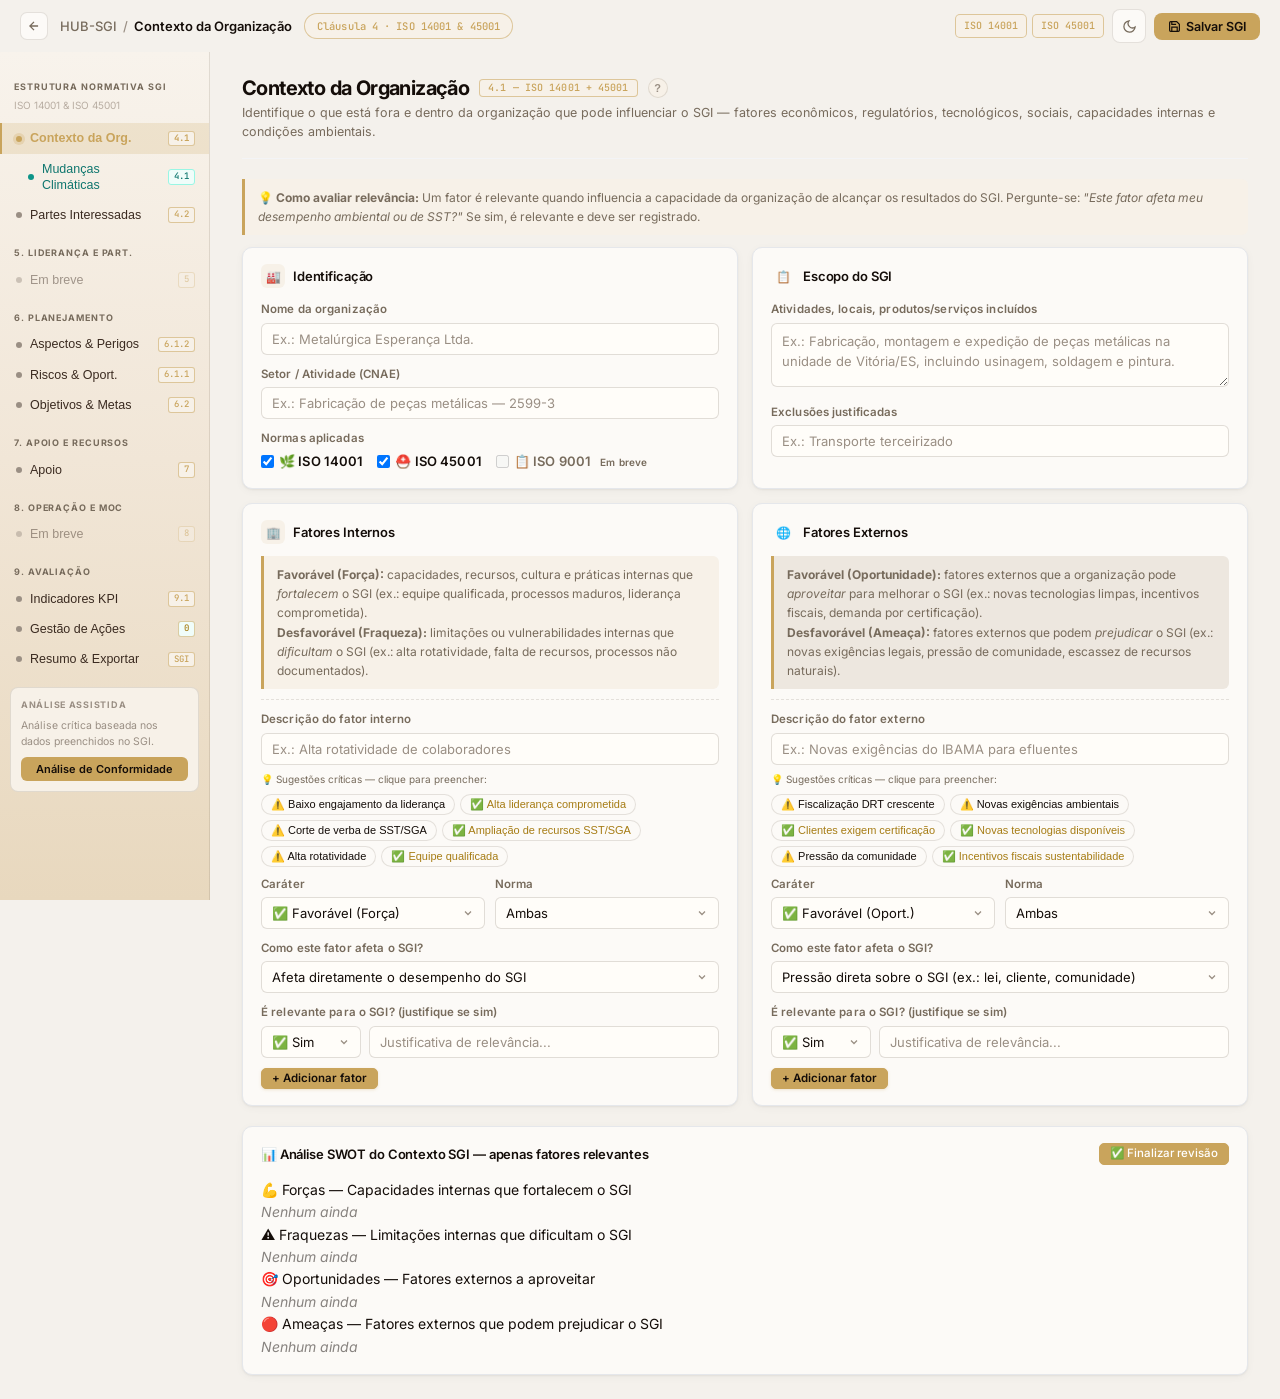
<file: Módulos/sgi-contexto.html>
<!DOCTYPE html>
<html lang="pt-BR">
<head>
<link rel="preconnect" href="https://fonts.googleapis.com">
<link rel="preconnect" href="https://fonts.gstatic.com" crossorigin>
<link href="https://fonts.googleapis.com/css2?family=Inter:wght@300;400;500;600;700;800&family=JetBrains+Mono:wght@400;500&display=swap" rel="stylesheet">
<meta charset="UTF-8">
<meta name="viewport" content="width=device-width, initial-scale=1.0">
<title>Hub SGI Lite — Contexto da Organização</title>
<link rel="stylesheet" href="../css/hub.css">

<style>
/* SGI-Contexto — Premium overrides */
body { font-family: 'Inter', -apple-system, sans-serif; }

/* Layout — scroll no body, não no main */
.layout { min-height: calc(100vh - 52px); }
main { overflow: visible; }

/* Seção de normas no canto superior direito da página (como no Manus) */
.sec-norm-refs {
  position: absolute;
  top: 0; right: 0;
  display: flex;
  flex-direction: column;
  align-items: flex-end;
  gap: 3px;
  font-size: 10px;
  color: var(--gray-400, #9CA3AF);
  font-family: 'JetBrains Mono', monospace;
}

/* Cards internos mais refinados */
.card {
  box-shadow: 0 1px 2px rgba(0,0,0,.05), 0 2px 8px rgba(0,0,0,.04);
  border-color: #E5E7EB;
}

/* Botão de configuração no canto do card */
.card-settings-btn {
  width: 26px; height: 26px;
  border-radius: 6px;
  border: 1px solid #E5E7EB;
  background: #F9FAFB;
  display: flex; align-items: center; justify-content: center;
  cursor: pointer;
  transition: all 140ms;
  color: #9CA3AF;
}
.card-settings-btn:hover { background: #F3F4F6; color: #6B7280; }

/* Foco nos inputs */
input:focus, textarea:focus, select:focus {
  border-color: #0F766E !important;
  box-shadow: 0 0 0 3px rgba(15,118,110,.10) !important;
}

/* Análise Crítica IA — estilo especial */
.nav-item[onclick*="s6"] {
  background: linear-gradient(135deg, rgba(124,58,237,.05), rgba(13,148,136,.05));
  border-left: 2px solid #7C3AED !important;
  color: #5B21B6 !important;
  font-weight: 600 !important;
}
.nav-item[onclick*="s6"]:hover {
  background: linear-gradient(135deg, rgba(124,58,237,.10), rgba(13,148,136,.10));
}

/* Scrollbar */
::-webkit-scrollbar { width: 4px; height: 4px; }
::-webkit-scrollbar-thumb { background: #D1D5DB; border-radius: 10px; }
::-webkit-scrollbar-thumb:hover { background: #9CA3AF; }

/* Botões de sugestão chip */
.btn.btn-sm {
  border-radius: 5px;
  font-size: 11.5px;
}

/* Info boxes */
.info { border-radius: 0 6px 6px 0; }

/* Modais */
.mod-bg { backdrop-filter: blur(3px); background: rgba(17,24,39,.4); }
.mod-box {
  border-radius: 12px;
  border: 1px solid #E5E7EB;
  box-shadow: 0 8px 40px rgba(0,0,0,.12);
}

/* Página title area refinada */
.ph { 
  padding-bottom: 16px;
  border-bottom: 1px solid #F3F4F6;
  margin-bottom: 20px;
  position: relative;
}

/* Referências ISO no canto */
.iso-ref-tag {
  font-family: 'JetBrains Mono', monospace;
  font-size: 10px;
  color: #9CA3AF;
  background: #F9FAFB;
  border: 1px solid #E5E7EB;
  padding: 2px 7px;
  border-radius: 4px;
  margin-left: 6px;
}
</style>

<script>
// ── Dark Mode — inicializa ANTES do render para evitar flash ──
(function() {
  try {
    var saved = localStorage.getItem('sgi-theme');
    var sys   = window.matchMedia('(prefers-color-scheme: dark)').matches;
    document.documentElement.setAttribute('data-theme', saved || (sys ? 'dark' : 'light'));
  } catch(e) {}
})();
</script>
</head>
<body>
<header>
  <div class="hdr">
    <!-- Botão voltar -->
    <a href="../index.html" class="hdr-back" title="Voltar ao Hub" onclick="window.location.href='../index.html';return false;">
      <svg width="14" height="14" viewBox="0 0 24 24" fill="none" stroke="currentColor" stroke-width="2.2">
        <path d="M19 12H5M12 19l-7-7 7-7"/>
      </svg>
    </a>
    <!-- Breadcrumb -->
    <div class="hdr-breadcrumb">
      <span>HUB-SGI</span>
      <span class="hdr-breadcrumb-sep">/</span>
      <span class="hdr-breadcrumb-current">Contexto da Organização</span>
      <span class="hdr-clause" style="margin-left:6px">Cláusula 4 · <span id="header-normas-sub">ISO 14001 &amp; 45001</span></span>
    </div>
    <!-- Normas + Salvar -->
    <div style="display:flex;align-items:center;gap:8px;margin-left:auto">
      <div class="norms">
        <span class="nb nb-env" id="header-badge-14001">ISO 14001</span>
        <span class="nb nb-sst" id="header-badge-45001">ISO 45001</span>
        <span class="nb nb-9001" id="header-badge-9001" style="display:none">ISO 9001</span>
      </div>
      <!-- Dark mode toggle -->
      <button class="dark-toggle" onclick="toggleDarkMode()" title="Alternar modo claro/escuro">
        <svg class="icon-moon" width="15" height="15" viewBox="0 0 24 24" fill="none" stroke="currentColor" stroke-width="2">
          <path d="M21 12.79A9 9 0 1 1 11.21 3 7 7 0 0 0 21 12.79z"/>
        </svg>
        <svg class="icon-sun" width="15" height="15" viewBox="0 0 24 24" fill="none" stroke="currentColor" stroke-width="2">
          <circle cx="12" cy="12" r="5"/>
          <line x1="12" y1="1" x2="12" y2="3"/>
          <line x1="12" y1="21" x2="12" y2="23"/>
          <line x1="4.22" y1="4.22" x2="5.64" y2="5.64"/>
          <line x1="18.36" y1="18.36" x2="19.78" y2="19.78"/>
          <line x1="1" y1="12" x2="3" y2="12"/>
          <line x1="21" y1="12" x2="23" y2="12"/>
          <line x1="4.22" y1="19.78" x2="5.64" y2="18.36"/>
          <line x1="18.36" y1="5.64" x2="19.78" y2="4.22"/>
        </svg>
      </button>
      <button class="btn-save" onclick="alert('Dados salvos automaticamente no navegador (localStorage).')">
        <svg width="13" height="13" viewBox="0 0 24 24" fill="none" stroke="currentColor" stroke-width="2.2">
          <path d="M19 21H5a2 2 0 0 1-2-2V5a2 2 0 0 1 2-2h11l5 5v11a2 2 0 0 1-2 2z"/>
          <polyline points="17 21 17 13 7 13 7 21"/>
          <polyline points="7 3 7 8 15 8"/>
        </svg>
        Salvar SGI
      </button>
    </div>
  </div>
</header>
<div class="layout">
<aside>
  <div class="nav-lbl">Estrutura Normativa SGI</div>
  <div style="font-size:10px;color:var(--gray-400);padding:0 14px 10px;line-height:1.5">ISO 14001 &amp; ISO 45001</div>

  <button class="nav-item on" onclick="goTo('s0')"><span class="nav-dot"></span>Contexto da Org.<span class="nav-cl">4.1</span></button>
  <button class="nav-item" onclick="goTo('s_clima')" style="padding-left:26px">
    <span class="nav-dot" style="background:var(--teal,#0D9488)"></span>
    <span style="color:var(--teal-d,#0F766E)">Mudanças Climáticas</span>
    <span class="nav-cl" style="background:#F0FDFA;color:#0F766E;border-color:#99F6E4">4.1</span>
  </button>
  <button class="nav-item" onclick="goTo('s1')"><span class="nav-dot"></span>Partes Interessadas<span class="nav-cl">4.2</span></button>

  <div class="nav-lbl" style="margin-top:4px">5. Liderança e Part.</div>
  <button class="nav-item" style="opacity:.45;cursor:not-allowed" disabled>
    <span class="nav-dot"></span>Em breve
    <span class="nav-cl">5</span>
  </button>

  <div class="nav-lbl" style="margin-top:4px">6. Planejamento</div>
  <button class="nav-item" onclick="goTo('s2')"><span class="nav-dot"></span>Aspectos & Perigos<span class="nav-cl">6.1.2</span></button>
  <button class="nav-item" onclick="goTo('s3')"><span class="nav-dot"></span>Riscos & Oport.<span class="nav-cl">6.1.1</span></button>
  <button class="nav-item" onclick="goTo('s7')"><span class="nav-dot"></span>Objetivos & Metas<span class="nav-cl" id="obj-nav-badge">6.2</span></button>

  <div class="nav-lbl" style="margin-top:4px">7. Apoio e Recursos</div>
  <button class="nav-item" onclick="goTo('s8')"><span class="nav-dot"></span>Apoio<span class="nav-cl">7</span></button>

  <div class="nav-lbl" style="margin-top:4px">8. Operação e MOC</div>
  <button class="nav-item" style="opacity:.45;cursor:not-allowed" disabled>
    <span class="nav-dot"></span>Em breve
    <span class="nav-cl">8</span>
  </button>

  <div class="nav-lbl" style="margin-top:4px">9. Avaliação</div>
  <button class="nav-item" onclick="goTo('s9')"><span class="nav-dot"></span>Indicadores KPI<span class="nav-cl" id="kpi-nav-badge">9.1</span></button>
  <button class="nav-item" onclick="goTo('s5')"><span class="nav-dot"></span>Gestão de Ações<span class="nav-cl" id="action-nav-badge">0</span></button>
  <button class="nav-item" onclick="goTo('s4')"><span class="nav-dot"></span>Resumo & Exportar<span class="nav-cl">SGI</span></button>

  <!-- Análise Assistida por IA -->
  <div class="nav-ai-section" style="margin-top:12px">
    <div class="nav-ai-title">Análise Assistida</div>
    <div class="nav-ai-desc">Análise crítica baseada nos dados preenchidos no SGI.</div>
    <button class="nav-ai-btn" onclick="goTo('s6')">Análise de Conformidade</button>
  </div>

</aside>
<main>

<!-- ===== S0: CONTEXTO 4.1 ===== -->
<div class="sec on" id="s0">
  <div class="ph">
    <div class="pt">Contexto da Organização <span class="ct">4.1 — ISO 14001 + 45001</span><button class="help-btn" onclick="openHelp('s0')" title="Orientações">?</button></div>
    <p class="ps"><span id="ctx41-sub">Identifique o que está fora e dentro da organização que pode influenciar o SGI — fatores econômicos, regulatórios, tecnológicos, sociais, capacidades internas e condições ambientais.</span></p>
  </div>

  <div class="info">
    💡 <strong>Como avaliar relevância:</strong> Um fator é relevante quando influencia a capacidade da organização de alcançar os resultados do SGI. Pergunte-se: <em>"Este fator afeta meu desempenho ambiental ou de SST?"</em> Se sim, é relevante e deve ser registrado.
  </div>

  <div class="grid2" style="margin-bottom:14px">
    <div class="card">
      <div class="ct2"><div class="cico" style="background:var(--green-l)">🏭</div> Identificação</div>
      <label>Nome da organização</label>
      <input type="text" id="org-name" placeholder="Ex.: Metalúrgica Esperança Ltda.">
      <label>Setor / Atividade (CNAE)</label>
      <input type="text" id="org-sector" placeholder="Ex.: Fabricação de peças metálicas — 2599-3">
      <label>Normas aplicadas</label>
      <div style="display:flex;gap:14px;margin-top:4px">
        <label style="margin:0;display:flex;align-items:center;gap:5px;font-size:13px;color:var(--text)">
          <input type="checkbox" id="cb14" checked onchange="applyNormasConfig()">
          <span>🌿 ISO 14001</span>
        </label>
        <label style="margin:0;display:flex;align-items:center;gap:5px;font-size:13px;color:var(--text)">
          <input type="checkbox" id="cb45" checked onchange="applyNormasConfig()">
          <span>⛑️ ISO 45001</span>
        </label>
        <label style="margin:0;display:flex;align-items:center;gap:5px;font-size:13px;color:var(--text2);cursor:not-allowed" title="Aguardando publicação ISO 9001 — previsto set/2026">
          <input type="checkbox" id="cb90" disabled>
          <span>📋 ISO 9001 <span style="font-size:10px;background:var(--amber-l);color:var(--amber-d);padding:1px 6px;border-radius:10px;font-weight:600">Em breve</span></span>
        </label>
      </div>
    </div>
    <div class="card">
      <div class="ct2"><div class="cico" style="background:var(--blue-l)">📋</div> Escopo do SGI</div>
      <label>Atividades, locais, produtos/serviços incluídos</label>
      <textarea id="org-scope" placeholder="Ex.: Fabricação, montagem e expedição de peças metálicas na unidade de Vitória/ES, incluindo usinagem, soldagem e pintura."></textarea>
      <label>Exclusões justificadas</label>
      <input type="text" id="org-excl" placeholder="Ex.: Transporte terceirizado">
    </div>
  </div>

  <div class="grid2">
    <!-- FATORES INTERNOS -->
    <div class="card">
      <div class="ct2"><div class="cico" style="background:var(--green-l)">🏢</div> Fatores Internos</div>
      <div class="info green" style="margin-bottom:10px">
        <strong>Favorável (Força):</strong> capacidades, recursos, cultura e práticas internas que <em>fortalecem</em> o SGI (ex.: equipe qualificada, processos maduros, liderança comprometida).<br>
        <strong>Desfavorável (Fraqueza):</strong> limitações ou vulnerabilidades internas que <em>dificultam</em> o SGI (ex.: alta rotatividade, falta de recursos, processos não documentados).
      </div>
      <div id="int-list"></div>
      <div style="border-top:1px dashed var(--gray-b);margin-top:10px;padding-top:10px">
        <label>Descrição do fator interno</label>
        <input type="text" id="int-desc" placeholder="Ex.: Alta rotatividade de colaboradores" onkeydown="if(event.key==='Enter')addFactor('int')">
        <div style="margin-top:6px;display:flex;flex-wrap:wrap;gap:5px">
          <span style="font-size:10px;color:var(--text2);width:100%;margin-bottom:2px">💡 Sugestões críticas — clique para preencher:</span>
          <button type="button" onclick="suggestFactor('int','Baixo engajamento da Alta Direção com o SGI — participação limitada nas análises críticas','des','both')" style="font-size:11px;padding:3px 9px;border:1px solid var(--gray-b);border-radius:20px;background:var(--white);cursor:pointer;color:var(--red)">⚠️ Baixo engajamento da liderança</button>
          <button type="button" onclick="suggestFactor('int','Alta Direção comprometida — SGI incluído na agenda estratégica e com recursos garantidos','fav','both')" style="font-size:11px;padding:3px 9px;border:1px solid var(--gray-b);border-radius:20px;background:var(--white);cursor:pointer;color:var(--green-d)">✅ Alta liderança comprometida</button>
          <button type="button" onclick="suggestFactor('int','Contingenciamento de recursos para SST e meio ambiente pela Alta Direção','des','both')" style="font-size:11px;padding:3px 9px;border:1px solid var(--gray-b);border-radius:20px;background:var(--white);cursor:pointer;color:var(--red)">⚠️ Corte de verba de SST/SGA</button>
          <button type="button" onclick="suggestFactor('int','Decisão da Alta Direção de ampliar recursos para adequação às NRs e requisitos ambientais','fav','both')" style="font-size:11px;padding:3px 9px;border:1px solid var(--gray-b);border-radius:20px;background:var(--white);cursor:pointer;color:var(--green-d)">✅ Ampliação de recursos SST/SGA</button>
          <button type="button" onclick="suggestFactor('int','Alta rotatividade de colaboradores em funções críticas para o SGI','des','both')" style="font-size:11px;padding:3px 9px;border:1px solid var(--gray-b);border-radius:20px;background:var(--white);cursor:pointer;color:var(--amber)">⚠️ Alta rotatividade</button>
          <button type="button" onclick="suggestFactor('int','Equipe do SGI qualificada e com formação técnica adequada','fav','both')" style="font-size:11px;padding:3px 9px;border:1px solid var(--gray-b);border-radius:20px;background:var(--white);cursor:pointer;color:var(--green-d)">✅ Equipe qualificada</button>
        </div>
        <div class="row" style="margin-top:8px">
          <div>
            <label>Caráter</label>
            <select id="int-type">
              <option value="fav">✅ Favorável (Força)</option>
              <option value="des">⚠️ Desfavorável (Fraqueza)</option>
            </select>
          </div>
          <div>
            <label>Norma</label>
            <select id="int-norm">
              <option value="both">Ambas</option>
              <option value="env">14001</option>
              <option value="sst">45001</option>
            </select>
          </div>
        </div>
        <label>Como este fator afeta o SGI?</label>
        <select id="int-dir">
          <option value="dir">Afeta diretamente o desempenho do SGI</option>
          <option value="ind">Afeta indiretamente (via cultura, clima, recursos)</option>
          <option value="both">Ambos os aspectos</option>
        </select>
        <label>É relevante para o SGI? <span style="color:var(--text3)">(justifique se sim)</span></label>
        <div style="display:flex;gap:8px;align-items:flex-start;margin-top:4px">
          <select id="int-rel" style="width:100px;flex-shrink:0">
            <option value="sim">✅ Sim</option>
            <option value="nao">❌ Não</option>
          </select>
          <input type="text" id="int-just" placeholder="Justificativa de relevância...">
        </div>
        <button class="btn btn-g btn-sm mt" onclick="addFactor('int')">+ Adicionar fator</button>
      </div>
    </div>

    <!-- FATORES EXTERNOS -->
    <div class="card">
      <div class="ct2"><div class="cico" style="background:var(--amber-l)">🌐</div> Fatores Externos</div>
      <div class="info amber" style="margin-bottom:10px">
        <strong>Favorável (Oportunidade):</strong> fatores externos que a organização pode <em>aproveitar</em> para melhorar o SGI (ex.: novas tecnologias limpas, incentivos fiscais, demanda por certificação).<br>
        <strong>Desfavorável (Ameaça):</strong> fatores externos que podem <em>prejudicar</em> o SGI (ex.: novas exigências legais, pressão de comunidade, escassez de recursos naturais).
      </div>
      <div id="ext-list"></div>
      <div style="border-top:1px dashed var(--gray-b);margin-top:10px;padding-top:10px">
        <label>Descrição do fator externo</label>
        <input type="text" id="ext-desc" placeholder="Ex.: Novas exigências do IBAMA para efluentes" onkeydown="if(event.key==='Enter')addFactor('ext')">
        <div style="margin-top:6px;display:flex;flex-wrap:wrap;gap:5px">
          <span style="font-size:10px;color:var(--text2);width:100%;margin-bottom:2px">💡 Sugestões críticas — clique para preencher:</span>
          <button type="button" onclick="suggestFactor('ext','Endurecimento da fiscalização trabalhista (DRT) com aumento de autuações no setor','des','sst')" style="font-size:11px;padding:3px 9px;border:1px solid var(--gray-b);border-radius:20px;background:var(--white);cursor:pointer;color:var(--red)">⚠️ Fiscalização DRT crescente</button>
          <button type="button" onclick="suggestFactor('ext','Novas exigências legais ambientais — atualização de normas e limites de emissão','des','env')" style="font-size:11px;padding:3px 9px;border:1px solid var(--gray-b);border-radius:20px;background:var(--white);cursor:pointer;color:var(--red)">⚠️ Novas exigências ambientais</button>
          <button type="button" onclick="suggestFactor('ext','Demanda crescente de clientes por fornecedores certificados ISO 14001 e ISO 45001','fav','both')" style="font-size:11px;padding:3px 9px;border:1px solid var(--gray-b);border-radius:20px;background:var(--white);cursor:pointer;color:var(--green-d)">✅ Clientes exigem certificação</button>
          <button type="button" onclick="suggestFactor('ext','Disponibilidade de tecnologias mais limpas e seguras no mercado','fav','both')" style="font-size:11px;padding:3px 9px;border:1px solid var(--gray-b);border-radius:20px;background:var(--white);cursor:pointer;color:var(--green-d)">✅ Novas tecnologias disponíveis</button>
          <button type="button" onclick="suggestFactor('ext','Pressão da comunidade local sobre impactos ambientais e de SST da operação','des','both')" style="font-size:11px;padding:3px 9px;border:1px solid var(--gray-b);border-radius:20px;background:var(--white);cursor:pointer;color:var(--amber)">⚠️ Pressão da comunidade</button>
          <button type="button" onclick="suggestFactor('ext','Incentivos fiscais e linhas de crédito para investimentos em sustentabilidade e SST','fav','both')" style="font-size:11px;padding:3px 9px;border:1px solid var(--gray-b);border-radius:20px;background:var(--white);cursor:pointer;color:var(--green-d)">✅ Incentivos fiscais sustentabilidade</button>
        </div>
        <div class="row" style="margin-top:8px">
          <div>
            <label>Caráter</label>
            <select id="ext-type">
              <option value="fav">✅ Favorável (Oport.)</option>
              <option value="des">⚠️ Desfavorável (Ameaça)</option>
            </select>
          </div>
          <div>
            <label>Norma</label>
            <select id="ext-norm">
              <option value="both">Ambas</option>
              <option value="env">14001</option>
              <option value="sst">45001</option>
            </select>
          </div>
        </div>
        <label>Como este fator afeta o SGI?</label>
        <select id="ext-dir">
          <option value="dir">Pressão direta sobre o SGI (ex.: lei, cliente, comunidade)</option>
          <option value="ind">Influência indireta (ex.: tendência de mercado, tecnologia)</option>
          <option value="both">Ambos os aspectos</option>
        </select>
        <label>É relevante para o SGI? <span style="color:var(--text3)">(justifique se sim)</span></label>
        <div style="display:flex;gap:8px;align-items:flex-start;margin-top:4px">
          <select id="ext-rel" style="width:100px;flex-shrink:0">
            <option value="sim">✅ Sim</option>
            <option value="nao">❌ Não</option>
          </select>
          <input type="text" id="ext-just" placeholder="Justificativa de relevância...">
        </div>
        <button class="btn btn-g btn-sm mt" onclick="addFactor('ext')">+ Adicionar fator</button>
      </div>
    </div>
  </div>

  <div class="card mt2">
    <div style="display:flex;align-items:center;justify-content:space-between;margin-bottom:14px;flex-wrap:wrap;gap:8px">
      <div class="ct2" style="margin-bottom:0">📊 Análise SWOT do Contexto SGI — apenas fatores relevantes</div>
      <div style="display:flex;align-items:center;gap:8px">
        <span id="swot-rev-date" style="font-size:11px;color:var(--text2)"></span>
        <button class="btn btn-sm" style="background:var(--green);color:#fff;border-color:var(--green);font-weight:500" onclick="finalizeSWOT()">✅ Finalizar revisão</button>
      </div>
    </div>
    <div class="swot">
      <div class="sq ss"><div class="sq-t">💪 Forças — Capacidades internas que fortalecem o SGI</div><div class="sq-i" id="sw-s">—</div></div>
      <div class="sq sw"><div class="sq-t">⚠️ Fraquezas — Limitações internas que dificultam o SGI</div><div class="sq-i" id="sw-w">—</div></div>
      <div class="sq so"><div class="sq-t">🎯 Oportunidades — Fatores externos a aproveitar</div><div class="sq-i" id="sw-o">—</div></div>
      <div class="sq st"><div class="sq-t">🔴 Ameaças — Fatores externos que podem prejudicar o SGI</div><div class="sq-i" id="sw-t">—</div></div>
    </div>
    <div id="swot-suggest-btn" style="display:none;margin-top:12px">
      <button class="btn btn-sm" style="background:var(--blue);color:#fff;border-color:var(--blue);font-weight:500" onclick="goTo('s3');generateROFromSWOT()">
        ⚡ Gerar Riscos & Oportunidades a partir desta SWOT →
      </button>
    </div>
  </div>
</div>



<!-- ===== S_CLIMA: MUDANÇAS CLIMÁTICAS 4.1 ===== -->
<div class="sec" id="s_clima">
  <div class="ph">
    <div class="pt">
      Mudanças Climáticas
      <span class="ct">4.1 — Contexto</span>
      <button class="help-btn" onclick="openClimaHelp()" title="Como analisar">?</button>
    </div>
    <p class="ps">Analise como o clima afeta a organização e como a organização contribui para as mudanças climáticas. Evidência obrigatória para auditoria (Anexo SL §4.1).</p>
  </div>

<!-- ===== MUDANÇAS CLIMÁTICAS — 4.1 ISO 14001 + 45001 (Anexo SL) ===== -->
<div style="background:var(--white);border-radius:var(--r);padding:18px 20px;border:1px solid var(--gray-b);box-shadow:var(--shadow)">
  <div style="display:flex;align-items:center;justify-content:space-between;margin-bottom:4px;flex-wrap:wrap;gap:8px">
    <div style="display:flex;align-items:center;gap:10px">
      <span style="font-size:22px">🌡️</span>
      <div>
        <div style="font-size:15px;font-weight:700;color:#1a6b9e">Mudanças Climáticas — Análise de Contexto</div>
        <div style="font-size:11px;color:var(--text2)">ISO 14001 §4.1 + ISO 45001 §4.1 · Anexo SL (HLS) · Evidência obrigatória para auditoria</div>
      </div>
    </div>
    <div style="display:flex;gap:8px;align-items:center">
      <span id="clima-status-badge" style="font-size:11px;padding:3px 12px;border-radius:20px;background:var(--amber-l);color:var(--amber-d);font-weight:600">⚠️ Não analisado</span>
      <button class="btn btn-sm" onclick="openClimaHelp()" style="border-color:#1a6b9e;color:#1a6b9e">❓ Como analisar</button>
    </div>
  </div>

  <div style="background:#e8f4ff;border-left:3px solid #1a6b9e;padding:10px 14px;border-radius:4px;font-size:12px;color:#1a6b9e;margin-bottom:14px">
    <strong>📋 Por que analisar?</strong> O Anexo SL — que rege todas as normas ISO de sistema de gestão — exige que mudanças climáticas sejam consideradas no contexto organizacional (§4.1).
    A análise cobre <strong>duas direções</strong>: como o clima afeta a organização, e como a organização contribui para as mudanças climáticas.
    <strong>A evidência desta análise é obrigatória em auditoria</strong> — mesmo que a conclusão seja "não afeta". Clique em ❓ para orientações.
  </div>

  <!-- Abas das duas direções -->
  <div style="display:flex;gap:0;margin-bottom:14px;border-bottom:2px solid var(--gray-b)">
    <button id="clima-tab-1" onclick="switchClimaTab(1)"
      style="padding:8px 18px;font-size:12px;font-weight:600;border:none;background:none;cursor:pointer;border-bottom:3px solid #1a6b9e;color:#1a6b9e;margin-bottom:-2px">
      ☁️ Clima → Organização
    </button>
    <button id="clima-tab-2" onclick="switchClimaTab(2)"
      style="padding:8px 18px;font-size:12px;font-weight:600;border:none;background:none;cursor:pointer;color:var(--text2);border-bottom:3px solid transparent;margin-bottom:-2px">
      🏭 Organização → Clima
    </button>
    <button id="clima-tab-3" onclick="switchClimaTab(3)"
      style="padding:8px 18px;font-size:12px;font-weight:600;border:none;background:none;cursor:pointer;color:var(--text2);border-bottom:3px solid transparent;margin-bottom:-2px">
      📋 Conclusão & Evidência
    </button>
  </div>

  <!-- ABA 1: Clima → Organização (riscos físicos) -->
  <div id="clima-tab-content-1">
    <div style="font-size:12px;color:var(--text2);margin-bottom:12px">
      Como eventos e tendências climáticas podem afetar as <strong>operações, trabalhadores e objetivos do SGI</strong>?
      Clique em <strong>+ Incluir</strong> nas sugestões abaixo ou adicione riscos específicos da sua organização.
    </div>

    <!-- Sugestões pré-definidas -->
    <div style="background:var(--gray-l);border-radius:8px;padding:14px;margin-bottom:14px">
      <div style="display:flex;align-items:center;justify-content:space-between;margin-bottom:10px;flex-wrap:wrap;gap:8px">
        <div style="font-size:12px;font-weight:700;color:var(--text)">💡 Sugestões de riscos e oportunidades climáticas</div>
        <div style="display:flex;gap:6px;flex-wrap:wrap">
          <button class="btn btn-sm" onclick="filterClimaSugest('all')" id="csfilt-all"
            style="font-size:10px;background:var(--green);color:#fff;border-color:var(--green)">Todos</button>
          <button class="btn btn-sm" onclick="filterClimaSugest('env')" id="csfilt-env"
            style="font-size:10px">🌿 14001</button>
          <button class="btn btn-sm" onclick="filterClimaSugest('sst')" id="csfilt-sst"
            style="font-size:10px">⛑️ 45001</button>
          <button class="btn btn-sm" onclick="filterClimaSugest('opp')" id="csfilt-opp"
            style="font-size:10px">🌱 Oportunidades</button>
          <button class="btn btn-sm" onclick="filterClimaSugest('ind')" id="csfilt-ind"
            style="font-size:10px">🏭 Processo Intensivo</button>
        </div>
      </div>
      <div id="clima-sugest-cards" style="max-height:420px;overflow-y:auto;padding-right:4px">
        <div style="text-align:center;padding:20px;color:var(--text3);font-size:12px">
          ⏳ Carregando sugestões...
        </div>
      </div>
    </div>

    <!-- Riscos já adicionados -->
    <div style="font-size:12px;font-weight:700;color:var(--text);margin-bottom:8px">
      ✅ Riscos e oportunidades incluídos nesta análise
    </div>
    <div id="clima-riscos-list" style="display:flex;flex-direction:column;gap:8px">
      <div style="color:var(--text3);font-size:12px;padding:8px">Nenhum item incluído ainda — use as sugestões acima ou clique em "+ Adicionar risco climático"</div>
    </div>
    <div style="margin-top:10px;display:flex;gap:8px;align-items:center;flex-wrap:wrap">
    <button class="btn btn-sm btn-g" onclick="addClimaRisco()">+ Adicionar risco climático</button>
    <span style="font-size:11px;color:var(--text2)">ou escolha uma sugestão:</span>
    <div style="display:flex;gap:6px;flex-wrap:wrap" id="clima-sugest-btns"></div>
  </div>
  </div>

  <!-- ABA 2: Organização → Clima (emissões GEE) -->
  <div id="clima-tab-content-2" style="display:none">
    <div style="font-size:12px;color:var(--text2);margin-bottom:12px">
      Como as atividades da organização contribuem para as mudanças climáticas?
      Identifique as principais <strong>fontes de emissão de GEE</strong> por escopo (GHG Protocol).
    </div>

    <div style="display:grid;grid-template-columns:1fr 1fr 1fr;gap:12px;margin-bottom:12px">
      <!-- Escopo 1 -->
      <div style="background:#fff3f3;border:1px solid #fcc;border-radius:8px;padding:12px">
        <div style="font-size:11px;font-weight:700;color:var(--red);margin-bottom:4px">🔴 Escopo 1 — Emissões diretas</div>
        <div style="font-size:10px;color:var(--text2);margin-bottom:8px">Fontes próprias: combustão, processos industriais, veículos da frota, refrigerantes</div>
        <div style="display:flex;flex-wrap:wrap;gap:4px;margin-bottom:8px">
          <button onclick="appendClimaEsc('clima-esc1','Queima de combustíveis fósseis (caldeiras, fornos, geradores)')" class="btn btn-sm" style="font-size:10px;padding:2px 8px;color:var(--red);border-color:#fcc">+ Caldeiras/Fornos</button>
          <button onclick="appendClimaEsc('clima-esc1','Frota de veículos próprios (diesel/gasolina)')" class="btn btn-sm" style="font-size:10px;padding:2px 8px;color:var(--red);border-color:#fcc">+ Frota</button>
          <button onclick="appendClimaEsc('clima-esc1','Processo industrial (alto-forno, coqueria, forno rotativo)')" class="btn btn-sm" style="font-size:10px;padding:2px 8px;color:var(--red);border-color:#fcc">+ Processo</button>
          <button onclick="appendClimaEsc('clima-esc1','Sistemas de refrigeração (CFC/HFC)')" class="btn btn-sm" style="font-size:10px;padding:2px 8px;color:var(--red);border-color:#fcc">+ Refrigeração</button>
          <button onclick="appendClimaEsc('clima-esc1','Geração de energia própria (grupo gerador)')" class="btn btn-sm" style="font-size:10px;padding:2px 8px;color:var(--red);border-color:#fcc">+ Gerador</button>
        </div>
        <textarea id="clima-esc1" rows="4" placeholder="Descreva as fontes de emissão direta da organização..." style="font-size:11px" oninput="updateClimaStatus()"></textarea>
      </div>

      <!-- Escopo 2 -->
      <div style="background:#fff8f0;border:1px solid #fda;border-radius:8px;padding:12px">
        <div style="font-size:11px;font-weight:700;color:var(--amber);margin-bottom:4px">🟡 Escopo 2 — Emissões indiretas de energia</div>
        <div style="font-size:10px;color:var(--text2);margin-bottom:8px">Energia comprada: eletricidade, calor, vapor ou frio adquiridos de terceiros</div>
        <div style="display:flex;flex-wrap:wrap;gap:4px;margin-bottom:8px">
          <button onclick="appendClimaEsc('clima-esc2','Energia elétrica da rede (concessionária)')" class="btn btn-sm" style="font-size:10px;padding:2px 8px;color:var(--amber);border-color:#fda">+ Energia elétrica</button>
          <button onclick="appendClimaEsc('clima-esc2','Vapor adquirido de terceiros')" class="btn btn-sm" style="font-size:10px;padding:2px 8px;color:var(--amber);border-color:#fda">+ Vapor</button>
          <button onclick="appendClimaEsc('clima-esc2','Energia de fonte renovável (GD solar/eólica)')" class="btn btn-sm" style="font-size:10px;padding:2px 8px;color:var(--amber);border-color:#fda">+ Renovável</button>
        </div>
        <textarea id="clima-esc2" rows="4" placeholder="Descreva o consumo de energia adquirida de terceiros..." style="font-size:11px" oninput="updateClimaStatus()"></textarea>
      </div>

      <!-- Escopo 3 -->
      <div style="background:#f0f4ff;border:1px solid #bcd;border-radius:8px;padding:12px">
        <div style="font-size:11px;font-weight:700;color:#1a6b9e;margin-bottom:4px">🔵 Escopo 3 — Outras emissões indiretas</div>
        <div style="font-size:10px;color:var(--text2);margin-bottom:8px">Cadeia de valor: fornecedores, transporte, resíduos, uso e fim de vida do produto</div>
        <div style="display:flex;flex-wrap:wrap;gap:4px;margin-bottom:8px">
          <button onclick="appendClimaEsc('clima-esc3','Transporte de matérias-primas por fornecedores')" class="btn btn-sm" style="font-size:10px;padding:2px 8px;color:#1a6b9e;border-color:#bcd">+ Fornecedores</button>
          <button onclick="appendClimaEsc('clima-esc3','Transporte e distribuição de produtos acabados')" class="btn btn-sm" style="font-size:10px;padding:2px 8px;color:#1a6b9e;border-color:#bcd">+ Logística</button>
          <button onclick="appendClimaEsc('clima-esc3','Destinação de resíduos (aterro, incineração)')" class="btn btn-sm" style="font-size:10px;padding:2px 8px;color:#1a6b9e;border-color:#bcd">+ Resíduos</button>
          <button onclick="appendClimaEsc('clima-esc3','Deslocamento de funcionários (home-to-work)')" class="btn btn-sm" style="font-size:10px;padding:2px 8px;color:#1a6b9e;border-color:#bcd">+ Funcionários</button>
          <button onclick="appendClimaEsc('clima-esc3','Uso do produto pelo cliente')" class="btn btn-sm" style="font-size:10px;padding:2px 8px;color:#1a6b9e;border-color:#bcd">+ Uso produto</button>
        </div>
        <textarea id="clima-esc3" rows="4" placeholder="Descreva as emissões indiretas da cadeia de valor..." style="font-size:11px" oninput="updateClimaStatus()"></textarea>
      </div>
    </div>

    <div style="display:grid;grid-template-columns:1fr 1fr;gap:12px">
      <div class="field">
        <label>✅ Iniciativas de mitigação / redução de GEE já em andamento</label>
        <textarea id="clima-mitig" rows="3" placeholder="Ex.: Programa de eficiência energética, energia solar instalada, substituição de frota, metas de redução de GEE..." oninput="updateClimaStatus()"></textarea>
      </div>
      <div class="field">
        <label>📊 Possui inventário de GEE formalizado?</label>
        <select id="clima-inventario" onchange="updateClimaStatus()" style="margin-bottom:8px">
          <option value="">— Selecione —</option>
          <option value="sim-pub">✅ Sim — publicado (relatório de sustentabilidade)</option>
          <option value="sim-int">🔶 Sim — interno (não publicado)</option>
          <option value="parcial">📋 Parcial — apenas Escopo 1 e 2</option>
          <option value="nao-plan">🔜 Não — mas planejamos elaborar</option>
          <option value="nao">❌ Não</option>
        </select>
        <label>Referência / metodologia utilizada</label>
        <input type="text" id="clima-inventario-ref" placeholder="Ex.: GHG Protocol, ISO 14064, SBTI..." oninput="updateClimaStatus()">
      </div>
    </div>
  </div>

  <!-- ABA 3: Conclusão e Evidência -->
  <div id="clima-tab-content-3" style="display:none">

    <!-- Checklist de verificação -->
    <div style="background:var(--gray-l);border-radius:8px;padding:14px;margin-bottom:14px">
      <div style="font-size:12px;font-weight:700;color:var(--text);margin-bottom:10px">
        ✅ Checklist de análise — o auditor vai verificar estes pontos
      </div>
      <div style="display:grid;grid-template-columns:1fr 1fr;gap:8px;font-size:12px">
        <label style="display:flex;align-items:flex-start;gap:8px;cursor:pointer;font-weight:400">
          <input type="checkbox" id="ck-riscos-fisicos" style="margin-top:2px;flex-shrink:0">
          <span>Riscos físicos agudos identificados (enchentes, calor extremo, tempestades)</span>
        </label>
        <label style="display:flex;align-items:flex-start;gap:8px;cursor:pointer;font-weight:400">
          <input type="checkbox" id="ck-riscos-cronicos" style="margin-top:2px;flex-shrink:0">
          <span>Riscos físicos crônicos avaliados (estiagem, aumento de temperatura)</span>
        </label>
        <label style="display:flex;align-items:flex-start;gap:8px;cursor:pointer;font-weight:400">
          <input type="checkbox" id="ck-transicao" style="margin-top:2px;flex-shrink:0">
          <span>Riscos de transição considerados (regulamentação carbono, CBAM, ESG)</span>
        </label>
        <label style="display:flex;align-items:flex-start;gap:8px;cursor:pointer;font-weight:400">
          <input type="checkbox" id="ck-oportunidades" style="margin-top:2px;flex-shrink:0">
          <span>Oportunidades climáticas identificadas (eficiência, renováveis, carbono)</span>
        </label>
        <label style="display:flex;align-items:flex-start;gap:8px;cursor:pointer;font-weight:400">
          <input type="checkbox" id="ck-gee" style="margin-top:2px;flex-shrink:0">
          <span>Fontes de emissão de GEE identificadas (Escopos 1, 2 e 3)</span>
        </label>
        <label style="display:flex;align-items:flex-start;gap:8px;cursor:pointer;font-weight:400">
          <input type="checkbox" id="ck-sst" style="margin-top:2px;flex-shrink:0">
          <span>Impacto climático na saúde e segurança dos trabalhadores avaliado (ISO 45001)</span>
        </label>
      </div>
    </div>

    <!-- Conclusão separada por norma -->
    <div style="display:grid;grid-template-columns:1fr 1fr;gap:12px;margin-bottom:12px">
      <div id="clima-bloco-14001" style="background:var(--green-l);border:1px solid #a8dfc8;border-radius:8px;padding:12px">
        <div style="font-size:11px;font-weight:700;color:var(--green-d);margin-bottom:8px">🌿 ISO 14001 — Impacto ambiental</div>
        <label style="font-size:11px">As mudanças climáticas afetam os objetivos do SGA?</label>
        <select id="clima-afeta-14001" onchange="updateClimaStatus()" style="margin-bottom:8px">
          <option value="">— Selecione —</option>
          <option value="sim-relevante">✅ Sim — de forma relevante</option>
          <option value="sim-baixo">🔶 Sim — de forma baixa (monitorar)</option>
          <option value="nao">❌ Não afeta neste ciclo</option>
        </select>
        <label style="font-size:11px">Conclusão para o SGA (14001)</label>
        <textarea id="clima-conclusao-14001" rows="3" oninput="updateClimaStatus()"
          placeholder="Ex.: Risco de estiagem afeta disponibilidade hídrica para o processo. Oportunidade de eficiência energética incorporada como objetivo ambiental. Emissões de GEE predominantemente de Escopo 2."
          style="font-size:11px"></textarea>
      </div>
      <div id="clima-bloco-45001" style="background:var(--blue-l);border:1px solid #a8cef0;border-radius:8px;padding:12px">
        <div style="font-size:11px;font-weight:700;color:var(--blue-d);margin-bottom:8px">⛑️ ISO 45001 — Saúde e segurança</div>
        <label style="font-size:11px">As mudanças climáticas afetam os objetivos do SGSST?</label>
        <select id="clima-afeta-45001" onchange="updateClimaStatus()" style="margin-bottom:8px">
          <option value="">— Selecione —</option>
          <option value="sim-relevante">✅ Sim — de forma relevante</option>
          <option value="sim-baixo">🔶 Sim — de forma baixa (monitorar)</option>
          <option value="nao">❌ Não afeta neste ciclo</option>
        </select>
        <label style="font-size:11px">Conclusão para o SGSST (45001)</label>
        <textarea id="clima-conclusao-45001" rows="3" oninput="updateClimaStatus()"
          placeholder="Ex.: Ondas de calor representam risco de stress térmico para trabalhadores externos e em áreas sem climatização. Revisão do PPRA/PGR considerará fator climático. Não há outros impactos relevantes identificados."
          style="font-size:11px"></textarea>
      </div>
    </div>

    <!-- Campo de conclusão unificada (para quem tem apenas uma norma) -->
    <div class="field">
      <label>Conclusão geral da análise <span style="color:var(--red)">*</span>
        <span style="font-size:10px;font-weight:400;color:var(--text2)"> — síntese para o registro do contexto</span>
      </label>
      <textarea id="clima-conclusao" rows="3" oninput="updateClimaStatus()"
        placeholder="Síntese da análise de mudanças climáticas para registro no contexto organizacional. Mesmo que o impacto seja baixo ou nulo, registre a conclusão da análise como evidência."
        style="min-height:70px"></textarea>
    </div>

    <div style="display:grid;grid-template-columns:1fr 1fr 1fr 1fr;gap:12px;margin-bottom:12px">
      <div class="field">
        <label>Responsável pela análise</label>
        <input type="text" id="clima-resp" placeholder="Nome" oninput="updateClimaStatus()">
      </div>
      <div class="field">
        <label>Cargo / função</label>
        <input type="text" id="clima-cargo" placeholder="Ex.: Técnico Ambiental" oninput="updateClimaStatus()">
      </div>
      <div class="field">
        <label>Data da análise</label>
        <input type="date" id="clima-data" oninput="updateClimaStatus()">
      </div>
      <div class="field">
        <label>Próxima revisão</label>
        <input type="date" id="clima-revisao" oninput="updateClimaStatus()">
      </div>
    </div>

    <div style="display:flex;gap:8px;flex-wrap:wrap;margin-bottom:12px">
      <button class="btn btn-sm" onclick="gerarROClima()"
        style="background:var(--green);color:#fff;border-color:var(--green);font-weight:600">
        ⚡ Gerar R&O a partir desta análise →
      </button>
      <button class="btn btn-sm" onclick="printClimaEvidencia()"
        style="border-color:#1a6b9e;color:#1a6b9e;font-weight:600">
        🖨️ Imprimir evidência para auditoria
      </button>
    </div>

    <div id="clima-evidencia-resumo" style="display:none;margin-top:8px;background:#e8f4ff;border-radius:8px;padding:12px;font-size:12px"></div>
  </div>
</div>




</div>

<!-- ===== S1: PARTES INTERESSADAS 4.2 ===== -->
<div class="sec" id="s1">
  <div class="ph">
    <div class="pt">Partes Interessadas <span class="ct">4.2 — ISO 14001 + 45001</span><button class="help-btn" onclick="openHelp('s1')" title="Orientações">?</button></div>
    <p class="ps">Identifique partes interessadas, suas <strong>necessidades</strong> (requisitos explícitos/formais) e <strong>expectativas</strong> (implícitas/desejadas), e determine quais se tornam obrigações de conformidade.</p>
  </div>

  <div class="info">
    💡 <strong>Necessidade</strong> = requisito explícito, formal, obrigatório (lei, contrato, licença). &nbsp;|&nbsp; <strong>Expectativa</strong> = desejo implícito, não formalizado, mas que se ignorado gera conflito. &nbsp;|&nbsp; <strong>Obrigação de conformidade</strong> = necessidades e expectativas que a organização decide assumir como compromisso (ISO 14001 §6.1.3 / 45001 §6.1.3).
  </div>

  <div class="flex fbet" style="margin-bottom:10px">
    <span style="font-size:12px;color:var(--text2)">Clique para selecionar · Use "+ Nova parte" para adicionar</span>
    <button class="btn btn-g btn-sm" onclick="openAddPI()">+ Nova parte interessada</button>
  </div>

  <div class="pi-grid" id="pi-grid"></div>

  <div class="divider"></div>
  <div class="ct2" style="font-size:13px;margin-bottom:10px">📋 Necessidades × Expectativas das Partes Selecionadas</div>
  <div style="overflow-x:auto">
    <table class="tbl">
      <thead>
        <tr>
          <th>Parte Interessada</th>
          <th>Necessidades (formais/obrigatórias)</th>
          <th>Expectativas (implícitas/desejadas)</th>
          <th>Obrigação de conformidade?</th>
          <th>Norma</th>
          <th>Monitoramento</th>
        </tr>
      </thead>
      <tbody id="pi-detail-body"></tbody>
    </table>
  </div>

  <div class="card mt2">
    <div class="ct2">🗺️ Mapa de Influência × Interesse</div>
    <div style="display:grid;grid-template-columns:1fr 1fr;grid-template-rows:1fr 1fr;gap:6px;min-height:180px">
      <div class="map-quad mq-tl"><b>👁️ Engajar ativamente (alta inf., baixo int.)</b><div id="mq-tl"></div></div>
      <div class="map-quad mq-tr"><b>⭐ Gerenciar de perto (alta inf., alto int.)</b><div id="mq-tr"></div></div>
      <div class="map-quad mq-bl"><b>📡 Monitorar (baixa inf., baixo int.)</b><div id="mq-bl"></div></div>
      <div class="map-quad mq-br"><b>📢 Manter informado (baixa inf., alto int.)</b><div id="mq-br"></div></div>
    </div>
    <div style="display:flex;justify-content:space-between;font-size:10px;color:var(--text2);margin-top:6px">
      <span>↑ Alta influência</span><span>→ Alto interesse</span>
    </div>
  </div>
</div>

<!-- ===== S2: ASPECTOS & PERIGOS ===== -->
<div class="sec" id="s2">
  <div class="ph">
    <div class="pt">Aspectos & Perigos <span class="ct">6.1.2</span></div>
    <p class="ps">Aspectos ambientais significativos (ISO 14001) e perigos/riscos de SST (ISO 45001), com avaliação Probabilidade × Severidade.</p>
  </div>

  <!-- FLUXO DE CAMPO -->
  <div id="ap-bloco-45001" data-norma="sst" style="background:var(--blue-l);border:1px solid #a8cef0;border-radius:var(--r);padding:12px 16px;margin-bottom:14px;font-size:12px;color:var(--blue-d);line-height:1.7">
    💡 <strong>ISO 14001 e ISO 45001</strong> exigem identificação por <strong>Atividade, Produto e Serviço</strong>. A 14001 inclui também a <strong>perspectiva de ciclo de vida</strong> e avaliação de <strong>significância</strong>. A 45001 requer avaliação do <strong>grau do risco</strong> e aplicação da <strong>hierarquia de controles</strong>. Por isso, os levantamentos são exportados em planilhas <strong>separadas por norma</strong>.
  </div>

  <div style="display:grid;grid-template-columns:1fr 1fr;gap:12px;margin-bottom:16px">

    <!-- 14001 -->
    <div id="ap-bloco-14001" data-norma="env" style="background:var(--green-l);border:1px solid #a8dfc8;border-radius:var(--r);padding:14px 16px">
      <div style="font-size:12px;font-weight:700;color:var(--green-d);margin-bottom:6px">🌿 ISO 14001 — Aspectos &amp; Impactos Ambientais</div>
      <p style="font-size:12px;color:var(--green-d);margin-bottom:10px;line-height:1.6">
        Inclui: <strong>Atividade/Produto/Serviço · Ciclo de vida · Aspecto · Impacto · P × S · Significância</strong>
      </p>
      <div style="display:flex;gap:8px;flex-wrap:wrap;margin-bottom:8px">
        <button class="btn btn-sm" style="background:var(--green);color:#fff;border-color:var(--green);font-weight:500" onclick="exportCSV14001()">⬇️ Baixar planilha 14001 (.xlsx)</button>
        <button class="btn btn-sm" style="background:var(--green-d);color:#fff;border-color:var(--green-d);font-weight:500" onclick="openCampo14001()">📋 Formulário de campo — 14001</button>
      </div>
      <div style="border-top:1px dashed #a8dfc8;padding-top:8px;margin-top:4px">
        <div style="font-size:11px;font-weight:600;color:var(--green-d);margin-bottom:4px">📥 Importar após preenchimento:</div>
        <label class="btn btn-sm" style="background:var(--purple);color:#fff;border-color:var(--purple);font-weight:500;cursor:pointer;display:inline-flex">
          📱 Importar do formulário de campo (.json)
          <input type="file" accept=".json" style="display:none" onchange="importCampoJSON(this)">
        </label>
        <label class="btn btn-sm" style="background:var(--green-d);color:#fff;border-color:var(--green-d);font-weight:500;cursor:pointer;display:inline-flex">
          📂 Importar 14001 .xlsx/.csv
          <input type="file" id="import-csv-14001" accept=".xlsx,.csv" style="display:none" onchange="importCSV14001(this)">
        </label>
        <div id="import-status-14001" style="font-size:11px;color:var(--green-d);margin-top:6px"></div>
      </div>
    </div>

    <!-- 45001 -->
    <div style="background:var(--blue-l);border:1px solid #a8cef0;border-radius:var(--r);padding:14px 16px">
      <div style="font-size:12px;font-weight:700;color:var(--blue-d);margin-bottom:6px">⛑️ ISO 45001 — Perigos &amp; Riscos de SST</div>
      <p style="font-size:12px;color:var(--blue-d);margin-bottom:10px;line-height:1.6">
        Inclui: <strong>Atividade/Produto/Serviço · Perigo · Risco · P × S · Grau · Hierarquia de controles</strong>
      </p>
      <div style="display:flex;gap:8px;flex-wrap:wrap;margin-bottom:8px">
        <button class="btn btn-sm" style="background:var(--blue);color:#fff;border-color:var(--blue);font-weight:500" onclick="exportCSV45001()">⬇️ Baixar planilha 45001 (.xlsx)</button>
        <button class="btn btn-sm" style="background:var(--blue-d);color:#fff;border-color:var(--blue-d);font-weight:500" onclick="openCampo45001()">📋 Formulário de campo — 45001</button>
      </div>
      <div style="border-top:1px dashed #a8cef0;padding-top:8px;margin-top:4px">
        <div style="font-size:11px;font-weight:600;color:var(--blue-d);margin-bottom:4px">📥 Importar após preenchimento:</div>
        <label class="btn btn-sm" style="background:var(--blue-d);color:#fff;border-color:var(--blue-d);font-weight:500;cursor:pointer;display:inline-flex">
          📂 Importar 45001 .xlsx/.csv
          <input type="file" id="import-csv-45001" accept=".xlsx,.csv" style="display:none" onchange="importCSV45001(this)">
        </label>
        <div id="import-status-45001" style="font-size:11px;color:var(--blue-d);margin-top:6px"></div>
      </div>
    </div>

  </div>

  <!-- FILTROS E AÇÕES -->
  <div class="flex fbet" style="margin-bottom:12px">
    <div class="flex" style="gap:6px">
      <button class="btn btn-sm" id="fa-all" onclick="filterAP('all')">Todos</button>
      <button class="btn btn-sm" id="fa-env" onclick="filterAP('env')">🌿 Ambientais</button>
      <button class="btn btn-sm" id="fa-sst" onclick="filterAP('sst')">⛑️ SST</button>
    </div>
    <div class="flex" style="gap:6px">
      <button class="btn btn-sm" onclick="clearAP()" style="color:var(--red);border-color:var(--red)">🗑️ Limpar todos</button>
      <button class="btn btn-g btn-sm" onclick="openAPModal()">+ Novo item manual</button>
    </div>
  </div>

  <div style="overflow-x:auto">
    <table class="tbl" style="min-width:1100px">
      <thead>
        <tr><th>Tipo</th><th>Atividade/Produto/Serviço</th><th>Aspecto / Perigo</th><th>Impacto / Consequência</th><th>Condição</th><th style="text-align:center">P</th><th style="text-align:center">S</th><th>Score</th><th>Signi./Grau</th><th>Detalhe extra</th><th></th></tr>
      </thead>
      <tbody id="ap-body"></tbody>
    </table>
  </div>
  <div class="empty" id="ap-empty">Nenhum item cadastrado. Exporte a planilha de campo, preencha e importe — ou adicione manualmente.</div>

  <!-- INSTRUÇÕES DE USO -->
  <div style="background:var(--gray-l);border-radius:var(--r);padding:14px 16px;margin-top:14px;font-size:12px;color:var(--text2);line-height:1.7">
    <strong style="color:var(--text)">📋 Como usar o fluxo de campo:</strong><br>
    1. Clique em <strong>Exportar .csv</strong> ou <strong>.xlsx</strong> — o arquivo já vem com cabeçalho, instruções e exemplos de preenchimento.<br>
    2. Distribua o arquivo para os responsáveis pelo levantamento (técnicos de segurança, analistas ambientais, líderes de área).<br>
    3. Preencha uma linha por aspecto ambiental ou perigo identificado. Colunas P e S recebem valores de 1 a 5.<br>
    4. Salve como .csv (UTF-8) e clique em <strong>Importar .csv</strong> para carregar os dados na ferramenta.<br>
    5. Revise, ajuste e siga para a cláusula 6.1.1 com os riscos já mapeados.
  </div>
</div>

<!-- ===== S3: RISCOS & OPORTUNIDADES ===== -->
<div class="sec" id="s3">
  <div class="ph">
    <div class="pt">Riscos e Oportunidades <span class="ct">6.1.1 — ISO 14001 + 45001</span><button class="help-btn" onclick="openHelp('s3')" title="Orientações">?</button></div>
    <p class="ps">A norma exige que sejam derivados de: <strong>4.1 Contexto (SWOT)</strong> · <strong>4.2 Partes Interessadas</strong> · <strong>6.1.2 Aspectos & Perigos</strong>. Use a geração automática ou adicione manualmente.</p>
  </div>

  <!-- GERAÇÃO AUTOMÁTICA -->
  <div style="background:var(--green-l);border:1px solid #a8dfc8;border-radius:var(--r);padding:14px 16px;margin-bottom:16px">
    <div style="font-size:13px;font-weight:600;color:var(--green-d);margin-bottom:8px">⚡ Geração automática de Riscos & Oportunidades</div>
    <p style="font-size:12px;color:var(--green-d);margin-bottom:12px;line-height:1.7">
      Analisa automaticamente a SWOT (4.1), as Partes Interessadas selecionadas (4.2) e os Aspectos/Perigos classificados como críticos ou altos (6.1.2) e sugere riscos e oportunidades com rastreabilidade da origem normativa.
    </p>
    <div style="display:flex;gap:8px;flex-wrap:wrap">
      <button class="btn btn-sm" style="background:var(--green);color:#fff;border-color:var(--green);font-weight:500" onclick="generateROFromSWOT()">🌿 Gerar a partir da SWOT (4.1)</button>
      <button class="btn btn-sm" style="background:var(--blue);color:#fff;border-color:var(--blue);font-weight:500" onclick="generateROFromPI()">👥 Gerar a partir das Partes Interessadas (4.2)</button>
      <button class="btn btn-sm" style="background:var(--amber);color:#fff;border-color:var(--amber);font-weight:500" onclick="generateROFromAP()">⚠️ Gerar a partir dos Aspectos & Perigos (6.1.2)</button>
      <button class="btn btn-sm" onclick="clearRO()" style="color:var(--red);border-color:var(--red)">🗑️ Limpar todos</button>
    </div>
  </div>

  <div class="grid2">
    <div class="card">
      <div class="ct2">📊 Matriz P × S</div>
      <div class="matrix-wrap"><table class="matrix" id="risk-matrix"></table></div>
      <div class="flex" style="gap:12px;flex-wrap:wrap;font-size:11px;margin-top:6px">
        <span><span style="display:inline-block;width:10px;height:10px;border-radius:2px;background:#e8f5ef;margin-right:3px"></span>Baixo</span>
        <span><span style="display:inline-block;width:10px;height:10px;border-radius:2px;background:#fef9e7;margin-right:3px"></span>Médio</span>
        <span><span style="display:inline-block;width:10px;height:10px;border-radius:2px;background:#fde8d8;margin-right:3px"></span>Alto</span>
        <span><span style="display:inline-block;width:10px;height:10px;border-radius:2px;background:#ffe4e4;margin-right:3px"></span>Crítico</span>
      </div>
    </div>
    <div class="card">
      <div class="ct2">➕ Adicionar manualmente</div>
      <label>Tipo</label>
      <select id="ro-type"><option value="risk">⚠️ Risco</option><option value="opp">🎯 Oportunidade</option></select>
      <label>Norma</label>
      <select id="ro-norm"><option value="both">Ambas</option><option value="env">ISO 14001</option><option value="sst">ISO 45001</option></select>
      <label>Origem normativa</label>
      <select id="ro-origin">
        <option value="4.1-swot">4.1 — Contexto (SWOT)</option>
        <option value="4.2-pi">4.2 — Partes Interessadas</option>
        <option value="6.1.2-ap">6.1.2 — Aspecto / Perigo</option>
        <option value="manual">Identificação direta</option>
      </select>
      <label>Descrição</label>
      <input type="text" id="ro-desc" placeholder="Descreva o risco ou oportunidade">
      <label>Fonte específica</label>
      <input type="text" id="ro-src" placeholder="Ex.: Ameaça — Novas exigências IBAMA">
      <label>Probabilidade</label>
      <select id="ro-prob"><option value="1">1 – Muito baixa</option><option value="2">2 – Baixa</option><option value="3" selected>3 – Média</option><option value="4">4 – Alta</option><option value="5">5 – Muito alta</option></select>
      <label>Severidade</label>
      <select id="ro-sev"><option value="1">1 – Insignificante</option><option value="2">2 – Menor</option><option value="3" selected>3 – Moderado</option><option value="4">4 – Maior</option><option value="5">5 – Crítico</option></select>
      <label>Ação planejada</label>
      <input type="text" id="ro-action" placeholder="Ex.: Monitoramento trimestral">
      <button class="btn btn-g mt" style="width:100%" onclick="addRO()">+ Registrar</button>
    </div>
  </div>
  <div class="mt2">
    <div style="display:flex;align-items:center;justify-content:space-between;margin-bottom:10px">
      <div class="ct2" style="margin-bottom:0">📋 Registro de Riscos e Oportunidades</div>
      <div style="font-size:11px;color:var(--text2)" id="ro-count"></div>
    </div>
    <div id="ro-items"><div class="empty">Nenhum item registrado. Use a geração automática ou adicione manualmente.</div></div>
  </div>
</div>

<!-- ===== S9: INDICADORES KPI — CLÁUSULA 9.1 ===== -->
<div class="sec" id="s9">
  <div class="ph">
    <div class="pt">Indicadores de Desempenho
      <span class="ct">9.1 — ISO 14001 + 45001</span>
      <button class="help-btn" onclick="openHelp('s9')" title="Orientações">?</button>
    </div>
    <p class="ps">Monitoramento e medição do desempenho ambiental e de SST — com semáforo automático, série histórica e tendência.</p>
  </div>

  <!-- Painel de estatísticas -->
  <div style="display:grid;grid-template-columns:repeat(5,1fr);gap:10px;margin-bottom:16px" id="kpi-stats"></div>

  <!-- Barra de ferramentas -->
  <div class="flex fbet" style="margin-bottom:14px;flex-wrap:wrap;gap:8px">
    <div class="flex" style="gap:6px;flex-wrap:wrap">
      <button class="btn btn-sm" id="kf-all"  onclick="filterKPI('all')">Todos</button>
      <button class="btn btn-sm" id="kf-env"  onclick="filterKPI('env')">🌿 Ambientais</button>
      <button class="btn btn-sm" id="kf-sst"  onclick="filterKPI('sst')">⛑️ SST</button>
      <button class="btn btn-sm" id="kf-red"  onclick="filterKPI('red')" style="color:var(--red)">🔴 Fora da meta</button>
      <button class="btn btn-sm" id="kf-grn"  onclick="filterKPI('grn')" style="color:var(--green-d)">✅ Na meta</button>
    </div>
    <div class="flex" style="gap:8px">
      <button class="btn btn-sm" onclick="openKPICatalog()">📚 Catálogo de KPIs</button>
      <button class="btn btn-sm" onclick="openKPIImport()">📂 Importar histórico</button>
      <button class="btn btn-sm" onclick="exportKPIReport()">⬇️ Exportar relatório</button>
      <button class="btn btn-g btn-sm" onclick="openKPIModal()">+ Novo indicador</button>
    </div>
  </div>

  <!-- Período de análise -->
  <div class="card" style="padding:12px 16px;margin-bottom:14px">
    <div class="flex" style="gap:16px;align-items:center;flex-wrap:wrap">
      <span style="font-size:12px;font-weight:600;color:var(--text2)">Período de análise:</span>
      <div class="flex" style="gap:8px">
        <select id="kpi-year" onchange="renderKPIGrid()" style="font-size:13px;padding:5px 10px">
        </select>
        <select id="kpi-period" onchange="renderKPIGrid()" style="font-size:13px;padding:5px 10px">
          <option value="12">Últimos 12 meses</option>
          <option value="6">Últimos 6 meses</option>
          <option value="3">Último trimestre</option>
          <option value="24">Últimos 24 meses</option>
        </select>
      </div>
      <div class="flex" style="gap:10px;font-size:11px;margin-left:auto">
        <span><span class="kpi-sem kpi-sem-grn" style="display:inline-block;width:10px;height:10px;margin-right:4px"></span>Na meta</span>
        <span><span class="kpi-sem kpi-sem-amb" style="display:inline-block;width:10px;height:10px;margin-right:4px"></span>Atenção (±10%)</span>
        <span><span class="kpi-sem kpi-sem-red" style="display:inline-block;width:10px;height:10px;margin-right:4px"></span>Fora da meta</span>
        <span><span class="kpi-sem kpi-sem-gry" style="display:inline-block;width:10px;height:10px;margin-right:4px"></span>Sem dados</span>
      </div>
    </div>
  </div>

  <!-- Grid de KPIs -->
  <div style="display:grid;grid-template-columns:repeat(auto-fill,minmax(340px,1fr));gap:14px" id="kpi-grid">
    <div class="empty" style="grid-column:1/-1">Nenhum indicador cadastrado. Use o Catálogo de KPIs ou "+ Novo indicador".</div>
  </div>
</div>

<!-- ===== S8: APOIO — CLÁUSULA 7 ===== -->
<div class="sec" id="s8">
  <div class="ph">
    <div class="pt">Apoio
      <span class="ct">7 — ISO 14001 + 45001</span>
      <button class="help-btn" onclick="openHelp('s8')" title="Orientações">?</button>
    </div>
    <p class="ps">Gestão de competências (7.2), conscientização e treinamentos (7.3/7.4) e informação documentada (7.5).</p>
  </div>

  <!-- Sub-abas internas -->
  <div class="apoio-tabs">
    <button class="apoio-tab on" onclick="switchApoio('a72')">🎓 7.2 Competências</button>
    <button class="apoio-tab"   onclick="switchApoio('a734')">📚 7.3/7.4 Treinamentos &amp; Comunicação</button>
    <button class="apoio-tab"   onclick="switchApoio('a75')">📁 7.5 Informação Documentada</button>
  </div>

  <!-- ─── SUB 7.2: COMPETÊNCIAS ─────────────────────────────── -->
  <div class="apoio-sub on" id="a72">
    <div class="flex fbet" style="margin-bottom:14px">
      <div>
        <p style="font-size:12px;color:var(--text2)">
          Matriz de competências por função × requisito. 
          <span style="font-size:11px">✅ Qualificado &nbsp;⚠️ Treinamento planejado &nbsp;❌ Gap &nbsp;— N/A</span>
        </p>
      </div>
      <div class="flex" style="gap:8px">
        <button class="btn btn-sm" onclick="openCompModal('func')">+ Função</button>
        <button class="btn btn-sm" onclick="openCompModal('req')">+ Requisito</button>
        <button class="btn btn-g btn-sm" onclick="openCompModal('add')">+ Colaborador</button>
      </div>
    </div>

    <!-- Indicadores de gap -->
    <div id="comp-gaps" style="display:flex;gap:8px;flex-wrap:wrap;margin-bottom:14px"></div>

    <!-- Matriz -->
    <div style="overflow-x:auto">
      <table class="comp-matrix" id="comp-matrix-table">
        <thead id="comp-matrix-head"></thead>
        <tbody id="comp-matrix-body"></tbody>
      </table>
    </div>
    <div class="empty" id="comp-empty">Nenhuma função ou colaborador cadastrado. Use os botões acima para começar.</div>
  </div>

  <!-- ─── SUB 7.3/7.4: TREINAMENTOS ────────────────────────── -->
  <div class="apoio-sub" id="a734">
    <div class="flex fbet" style="margin-bottom:14px">
      <div class="flex" style="gap:6px;flex-wrap:wrap">
        <button class="btn btn-sm" id="tf-all"  onclick="filterTrain('all')">Todos</button>
        <button class="btn btn-sm" id="tf-plan" onclick="filterTrain('planejado')">📅 Planejados</button>
        <button class="btn btn-sm" id="tf-done" onclick="filterTrain('realizado')">✅ Realizados</button>
        <button class="btn btn-sm" id="tf-late" onclick="filterTrain('atrasado')">🔴 Atrasados</button>
      </div>
      <button class="btn btn-g btn-sm" onclick="openTrainModal()">+ Novo treinamento</button>
    </div>

    <!-- Stats -->
    <div style="display:grid;grid-template-columns:repeat(4,1fr);gap:10px;margin-bottom:16px" id="train-stats"></div>

    <!-- Calendário visual anual -->
    <div class="card" style="margin-bottom:14px">
      <div class="ct2">📅 Calendário Anual de Treinamentos</div>
      <div id="train-calendar" style="display:grid;grid-template-columns:repeat(12,1fr);gap:4px;min-height:60px"></div>
      <div class="flex" style="gap:14px;margin-top:8px;font-size:11px;flex-wrap:wrap">
        <span><span style="display:inline-block;width:10px;height:10px;border-radius:2px;background:var(--blue);margin-right:4px"></span>Planejado</span>
        <span><span style="display:inline-block;width:10px;height:10px;border-radius:2px;background:var(--green);margin-right:4px"></span>Realizado</span>
        <span><span style="display:inline-block;width:10px;height:10px;border-radius:2px;background:var(--red);margin-right:4px"></span>Atrasado</span>
      </div>
    </div>

    <!-- Lista de treinamentos -->
    <div id="train-list"><div class="empty">Nenhum treinamento cadastrado.</div></div>
  </div>

  <!-- ─── SUB 7.5: INFORMAÇÃO DOCUMENTADA ──────────────────── -->
  <div class="apoio-sub" id="a75">
    <div class="flex fbet" style="margin-bottom:14px">
      <div class="flex" style="gap:6px">
        <button class="btn btn-sm" id="df-all" onclick="filterDocs('all')">Todos</button>
        <button class="btn btn-sm" id="df-vig" onclick="filterDocs('vigente')">✅ Vigentes</button>
        <button class="btn btn-sm" id="df-rev" onclick="filterDocs('revisao')">⚠️ Em revisão</button>
        <button class="btn btn-sm" id="df-obs" onclick="filterDocs('obsoleto')">🔴 Obsoletos</button>
      </div>
      <div class="flex" style="gap:8px">
        <button class="btn btn-sm" onclick="exportDocList()">⬇️ Exportar lista</button>
        <button class="btn btn-g btn-sm" onclick="openDocModal()">+ Novo documento</button>
      </div>
    </div>

    <!-- Stats documentos -->
    <div style="display:grid;grid-template-columns:repeat(4,1fr);gap:10px;margin-bottom:16px" id="doc-stats"></div>

    <!-- Tabela lista mestre -->
    <div style="overflow-x:auto">
      <table class="tbl" style="min-width:900px">
        <thead>
          <tr>
            <th style="width:100px">Código</th>
            <th>Título do Documento</th>
            <th style="width:100px">Tipo</th>
            <th style="width:80px">Revisão</th>
            <th style="width:120px">Data revisão</th>
            <th style="width:120px">Próx. revisão</th>
            <th>Responsável</th>
            <th style="width:100px">Status</th>
            <th style="width:60px">Norma</th>
            <th style="width:50px"></th>
          </tr>
        </thead>
        <tbody id="doc-tbody"></tbody>
      </table>
    </div>
    <div class="empty" id="doc-empty">Nenhum documento cadastrado. Use "+ Novo documento" para começar.</div>
  </div>
</div>

<!-- ===== S7: OBJETIVOS E METAS 6.2 ===== -->
<div class="sec" id="s7">
  <div class="ph">
    <div class="pt">Objetivos e Metas <span class="ct">6.2 — ISO 14001 + 45001</span>
      <button class="help-btn" onclick="openHelp('s7')" title="Orientações">?</button>
    </div>
    <p class="ps">Objetivos derivados dos riscos e oportunidades (6.1.1), com plano de ação SMART, indicadores e acompanhamento de progresso.</p>
  </div>

  <!-- Painel de indicadores rápidos -->
  <div style="display:grid;grid-template-columns:repeat(5,1fr);gap:10px;margin-bottom:18px" id="obj-stats"></div>

  <!-- Barra de ferramentas -->
  <div class="flex fbet" style="margin-bottom:14px">
    <div class="flex" style="gap:6px">
      <button class="btn btn-sm" id="of-all"  onclick="filterObj('all')" >Todos</button>
      <button class="btn btn-sm" id="of-open" onclick="filterObj('aberto')" >🔵 Em aberto</button>
      <button class="btn btn-sm" id="of-risk" onclick="filterObj('atrasado')">🔴 Atrasados</button>
      <button class="btn btn-sm" id="of-done" onclick="filterObj('concluido')">✅ Concluídos</button>
    </div>
    <button class="btn btn-g btn-sm" onclick="openObjModal()">+ Novo objetivo</button>
  </div>

  <!-- Importar sugestões dos R&O -->
  <div id="obj-ro-suggest" style="display:none;background:var(--blue-l);border:1px solid #a8cef0;border-radius:var(--r);padding:12px 16px;margin-bottom:14px">
    <div style="font-size:12px;font-weight:700;color:var(--blue-d);margin-bottom:6px">⚡ Sugestão automática baseada nos Riscos & Oportunidades</div>
    <p style="font-size:12px;color:var(--blue-d);margin-bottom:10px">Os itens abaixo foram identificados na cláusula 6.1.1 como altos ou críticos e ainda não possuem objetivo associado. Deseja criar objetivos a partir deles?</p>
    <div id="obj-ro-list" style="margin-bottom:10px"></div>
    <button class="btn btn-sm" style="background:var(--blue);color:#fff;border-color:var(--blue);font-weight:500" onclick="importROasObj()">⚡ Criar objetivos a partir dos R&O selecionados</button>
  </div>

  <!-- Lista de objetivos -->
  <div id="obj-list"><div class="empty">Nenhum objetivo cadastrado. Clique em "+ Novo objetivo" ou importe a partir dos Riscos & Oportunidades.</div></div>

</div>

<!-- ===== S5: GESTÃO DE AÇÕES ===== -->
<div class="sec" id="s5">
  <div class="ph">
    <div class="pt">Gestão de Ações <span class="ct">6.1.1 — Tratamento de Riscos</span></div>
    <p class="ps">Consolida todas as ações planejadas para riscos e oportunidades — com responsável, prazo e status de execução.</p>
  </div>

  <!-- Filtros e indicadores -->
  <div style="display:grid;grid-template-columns:repeat(4,1fr);gap:10px;margin-bottom:16px" id="action-stats"></div>

  <!-- Filtros por status -->
  <div class="flex fbet" style="margin-bottom:8px">
    <div class="flex" style="gap:6px;flex-wrap:wrap">
      <button class="btn btn-sm" id="af-all"  onclick="filterActions('all')" >Todas</button>
      <button class="btn btn-sm" id="af-pend" onclick="filterActions('pendente')" >🕐 Pendentes</button>
      <button class="btn btn-sm" id="af-prog" onclick="filterActions('em andamento')">🔄 Em andamento</button>
      <button class="btn btn-sm" id="af-over" onclick="filterActions('atrasada')" >🔴 Atrasadas</button>
      <button class="btn btn-sm" id="af-done" onclick="filterActions('concluida')" >✅ Concluídas</button>
    </div>
    <div style="font-size:12px;color:var(--text2)" id="action-filter-label"></div>
  </div>
  <!-- Filtros por origem -->
  <div style="display:flex;align-items:center;gap:8px;margin-bottom:14px;flex-wrap:wrap">
    <span style="font-size:11px;color:var(--text2);font-weight:600">Origem:</span>
    <div class="orig-filter" id="orig-filters">
      <button class="btn btn-sm" id="afo-all"  onclick="filterActionsOrigin('all')">Todas</button>
      <button class="btn btn-sm" id="afo-ro"   onclick="filterActionsOrigin('ro')"><span class="orig-tag orig-ro">R&O 6.1.1</span></button>
      <button class="btn btn-sm" id="afo-obj"  onclick="filterActionsOrigin('obj')"><span class="orig-tag orig-obj">Objetivos 6.2</span></button>
      <button class="btn btn-sm" id="afo-nc"   onclick="filterActionsOrigin('nc')"><span class="orig-tag orig-nc">NC 10.2</span></button>
      <button class="btn btn-sm" id="afo-inc"  onclick="filterActionsOrigin('inc')"><span class="orig-tag orig-inc">Incidente 10.1</span></button>
      <button class="btn btn-sm" id="afo-aud"  onclick="filterActionsOrigin('aud')"><span class="orig-tag orig-aud">Auditoria 9.2</span></button>
      <button class="btn btn-sm" id="afo-ac"   onclick="filterActionsOrigin('ac')"><span class="orig-tag orig-ac">An. Crítica 9.3</span></button>
      <button class="btn btn-sm" id="afo-man"  onclick="filterActionsOrigin('man')"><span class="orig-tag orig-man">Manual</span></button>
    </div>
  </div>

  <div id="action-mgr-list"><div class="empty">Nenhuma ação cadastrada ainda. Adicione ações nos itens da aba Riscos & Oportunidades.</div></div>
</div>

<!-- ===== S6: ANÁLISE CRÍTICA PELA DIREÇÃO (IA) ===== -->
<div class="sec" id="s6">

  <!-- Header -->
  <div class="ac-header">
    <div class="ac-title">🧠 Análise Crítica pela Direção — Assistida por IA</div>
    <div class="ac-sub">
      <span class="ac-badge">ISO 14001 §9.3</span>
      <span class="ac-badge">ISO 45001 §9.3</span>
      O agente analisa todos os dados do SGI, sintetiza em linguagem executiva e prepara os pontos para deliberação da Alta Direção.
    </div>
  </div>

  <!-- ETAPA 1: Configuração da análise -->
  <div class="ac-card" id="ac-config-card">
    <div class="ac-section-title">⚙️ Configuração da Análise Crítica</div>
    <div class="grid2">
      <div>
        <label>Período de análise</label>
        <div style="display:flex;gap:8px">
          <div style="flex:1"><label style="font-size:11px">De</label><input type="date" id="ac-date-from"></div>
          <div style="flex:1"><label style="font-size:11px">Até</label><input type="date" id="ac-date-to"></div>
        </div>
        <label>Tipo de análise</label>
        <select id="ac-type">
          <option value="trimestral">Análise parcial trimestral (foco em criticalidades)</option>
          <option value="semestral">Análise semestral (progresso + criticalidades)</option>
          <option value="anual" selected>Análise crítica anual completa (todas as entradas §9.3)</option>
        </select>
        <label>Responsável pela análise (Alta Direção)</label>
        <input type="text" id="ac-director" placeholder="Ex.: Diretor Executivo / CEO">
        <label>Participantes</label>
        <input type="text" id="ac-participants" placeholder="Ex.: Diretor Industrial, Gerente de SST, Representante dos Trabalhadores">
      </div>
      <div>
        <div style="background:var(--purple-l);border-radius:8px;padding:14px 16px;height:100%">
          <div style="font-size:12px;font-weight:700;color:var(--purple);margin-bottom:10px">📊 Dados disponíveis para análise</div>
          <div id="ac-data-summary" style="font-size:12px;line-height:2;color:var(--text2)">Carregando...</div>
        </div>
      </div>
    </div>
    <div style="margin-top:14px;display:flex;gap:10px;align-items:center">
      <button class="btn" style="background:var(--purple);color:#fff;border-color:var(--purple);font-weight:600;font-size:14px;padding:10px 24px" onclick="runAIAnalysis()">
        🧠 Iniciar análise do agente
      </button>
      <span style="font-size:12px;color:var(--text2)">O agente levará alguns segundos para analisar todos os módulos do SGI</span>
    </div>
  </div>

  <!-- ETAPA 2: Briefing do Agente -->
  <div id="ac-briefing-wrap" style="display:none">
    <div class="briefing-wrap">
      <div class="briefing-head">
        <span style="font-size:20px">🧠</span>
        <div>
          <div style="font-size:13px;font-weight:700;color:var(--purple)">Análise do Agente SGI</div>
          <div style="font-size:11px;color:var(--purple);opacity:.8" id="ac-briefing-timestamp"></div>
        </div>
        <div style="margin-left:auto">
          <span id="ac-briefing-status" style="font-size:11px;padding:3px 10px;border-radius:20px;background:var(--amber-l);color:var(--amber-d)">⏳ Analisando...</span>
        </div>
      </div>
      <div class="briefing-body" id="ac-briefing-body">
        <div style="text-align:center;padding:30px;color:var(--text2)">
          <div style="font-size:32px;margin-bottom:10px">🧠</div>
          <div class="typing-cursor" style="font-size:14px">Agente analisando os dados do SGI</div>
        </div>
      </div>
    </div>

    <!-- ETAPA 3: Pontos para Deliberação -->
    <div class="ac-card" style="margin-top:14px" id="ac-delib-card" style="display:none">
      <div class="ac-section-title">✅ Pontos para Deliberação da Alta Direção</div>
      <p style="font-size:12px;color:var(--text2);margin-bottom:14px">Para cada ponto abaixo, a Alta Direção deve registrar sua decisão. O agente já priorizou os itens críticos.</p>
      <div id="ac-delib-list"></div>
      <div style="margin-top:16px;padding-top:14px;border-top:1px solid var(--gray-b)">
        <label>Observações adicionais da Alta Direção</label>
        <textarea id="ac-obs" placeholder="Registre aqui quaisquer observações, determinações ou encaminhamentos adicionais da Alta Direção..." style="min-height:80px"></textarea>
        <div style="display:flex;gap:10px;margin-top:12px">
          <button class="btn" style="background:var(--purple);color:#fff;border-color:var(--purple);font-weight:600" onclick="generateAta()">
            📄 Gerar Ata da Análise Crítica
          </button>
          <button class="btn btn-sm" onclick="rerunAnalysis()" style="color:var(--purple);border-color:var(--purple)">
            🔄 Reanalisar
          </button>
        </div>
      </div>
    </div>

    <!-- ETAPA 4: Ata -->
    <div class="ac-card" style="margin-top:14px;display:none" id="ac-ata-card">
      <div class="ac-section-title">📄 Ata da Análise Crítica pela Direção</div>
      <div class="ata-wrap" id="ac-ata-content"></div>
      <div style="margin-top:14px;display:flex;gap:10px">
        <button class="btn" style="background:var(--green);color:#fff;border-color:var(--green);font-weight:500" onclick="printAta()">🖨️ Imprimir / PDF</button>
        <button class="btn btn-sm" onclick="exportAta()">⬇️ Exportar .txt</button>
      </div>
    </div>
  </div>

</div>

<!-- ===== S4: RESUMO ===== -->
<div class="sec" id="s4">
  <div class="ph">
    <div class="pt">Resumo & Exportar SGI</div>
    <p class="ps">Visão consolidada do levantamento das cláusulas 4.1, 4.2 e 6.1.</p>
  </div>
  <div class="grid4 mt" id="stat-cards" style="margin-bottom:20px;grid-template-columns:repeat(5,1fr)"></div>
  <div class="card"><div class="ct2">📈 Completude</div><div id="prog-sec"></div></div>
  <div class="card mt2"><div class="ct2">📄 Resumo por Cláusula</div><div id="summ-content"></div></div>
  <div class="flex fend mt2" style="gap:10px">
    <button class="btn" onclick="window.print()">🖨️ Imprimir / PDF</button>
    <button class="btn btn-g" onclick="exportTxt()">⬇️ Exportar .txt</button>
  </div>
</div>

</main>
</div>

<script src="../js/hub-lite-all.js"></script>
<script>
(function waitRender(){
  if(typeof renderClimaSugestoes==='function' && typeof applyNormasConfig==='function'){
    var el=document.getElementById('clima-sugest-cards');
    if(el){renderClimaSugestoes();return;}
  }
  setTimeout(waitRender,200);
})();
</script>

<script>
// Dark mode toggle global
window.toggleDarkMode = function() {
  var root  = document.documentElement;
  var theme = root.getAttribute('data-theme') === 'dark' ? 'light' : 'dark';
  root.setAttribute('data-theme', theme);
  try { localStorage.setItem('sgi-theme', theme); } catch(e) {}
};
</script>
</body>
</html>
</file>
<file: css/hub.css>
/* ═══════════════════════════════════════════════════════
   Hub SGI — Design System v2
   Paleta: Gemu Brand (dourado + café + off-white)
   ═══════════════════════════════════════════════════════ */
@import url('https://fonts.googleapis.com/css2?family=Inter:wght@300;400;500;600;700;800&family=JetBrains+Mono:wght@400;500&display=swap');

/* ── Tokens de marca ─────────────────────────────────── */
:root {
  --brand-gold:       #C9A45C;
  --brand-gold-soft:  #E7D3A1;
  --brand-gold-light: #D8C29A;
  --brand-dark:       #140D09;
  --brand-taupe:      #776B5C;
  --brand-warm-light: #F4F1EC;
  --brand-soft-beige: #E2DDD6;
}

/* ── Tema Claro (padrão) ─────────────────────────────── */
:root, [data-theme="light"] {
  --bg:           #F4F1EC;
  --bg-soft:      #EDE7DF;
  --card:         #FCFAF7;
  --card-2:       #F7F1E8;
  --input-bg:     #FFFDF9;
  --input-border: rgba(119,107,92,.22);
  --text:         #140D09;
  --text-soft:    #776B5C;
  --text-muted:   #9A8F84;
  --gold:         #C9A45C;
  --gold-soft:    #E7D3A1;
  --gold-light:   #D8C29A;
  --border:       rgba(119,107,92,.18);
  --shadow:       0 4px 18px rgba(20,13,9,.08);
  --shadow-sm:    0 1px 3px rgba(20,13,9,.06);

  /* Sidebar */
  --sidebar-bg:   linear-gradient(180deg,#F8F3EC 0%,#F1E6D7 48%,#E8D8BE 100%);
  --sidebar-text: #3A2A20;
  --sidebar-muted:#776B5C;
  --nav-active:   rgba(201,164,92,.20);
  --nav-hover:    rgba(201,164,92,.10);
  --nav-pill-bg:  #F7F1E8;
  --nav-pill-border: rgba(201,164,92,.55);

  /* Tabelas */
  --table-head:      #3A2A20;
  --table-head-text: #F4EFE8;
  --table-row-hover: rgba(201,164,92,.10);
  --table-line:      rgba(119,107,92,.14);

  /* Status/criticidade */
  --status-critica-bg: #F5E8E6; --status-critica-text: #8C3B2E;
  --status-alta-bg:    #F9EEE0; --status-alta-text:    #8C5E1A;
  --status-media-bg:   #F7F0D8; --status-media-text:   #7C5B16;
  --status-baixa-bg:   #E8F0E9; --status-baixa-text:   #486B4C;

  /* Botões */
  --btn-primary-bg:   #C9A45C;
  --btn-primary-text: #140D09;
  --btn-secondary-bg: #FCFAF7;
  --btn-secondary-text: #3A2A20;
  --btn-secondary-border: rgba(201,164,92,.45);

  /* White */
  --white: #FCFAF7;

  /* Aliases retrocompatibilidade */
  --gray-900: #140D09;
  --gray-800: #3A2A20;
  --gray-700: #5A4030;
  --gray-600: #776B5C;
  --gray-500: #9A8F84;
  --gray-400: #B8ADA2;
  --gray-300: #D4CEC8;
  --gray-200: rgba(119,107,92,.22);
  --gray-100: #F1ECE6;
  --gray-050: #F4F1EC;
  --text2:    #776B5C;
  --gray-b:   rgba(119,107,92,.18);
  --gray-l:   #F1ECE6;
  --green:    #C9A45C;
  --green-d:  #A67C14;
  --green-l:  #F7F1E8;
  --green-xl: #FCFAF7;
  --green-txt:#7C5B16;
  --bg-main:  #F4F1EC;
  color-scheme: light;
}

/* ── Tema Escuro ─────────────────────────────────────── */
[data-theme="dark"] {
  --bg:           #140D09;
  --bg-soft:      #1E1511;
  --card:         #241B16;
  --card-2:       #2A211C;
  --input-bg:     #1E1511;
  --input-border: rgba(231,211,161,.18);
  --text:         #F4EFE8;
  --text-soft:    #C8B9A8;
  --text-muted:   #A58F7A;
  --gold:         #C9A45C;
  --gold-soft:    #E7D3A1;
  --gold-light:   #D8B46A;
  --border:       rgba(231,211,161,.18);
  --shadow:       0 4px 18px rgba(0,0,0,.26);
  --shadow-sm:    0 1px 3px rgba(0,0,0,.20);

  /* Sidebar */
  --sidebar-bg:   linear-gradient(180deg,#140D09 0%,#2A1E18 45%,#5B4531 100%);
  --sidebar-text: #F4EFE8;
  --sidebar-muted:#C8B9A8;
  --nav-active:   rgba(201,164,92,.18);
  --nav-hover:    rgba(255,255,255,.06);
  --nav-pill-bg:  #2A211C;
  --nav-pill-border: rgba(231,211,161,.70);

  /* Tabelas */
  --table-head:      #140D09;
  --table-head-text: #E7D3A1;
  --table-row-hover: rgba(201,164,92,.08);
  --table-line:      rgba(231,211,161,.10);

  /* Status */
  --status-critica-bg: rgba(140,59,46,.25); --status-critica-text: #E8997A;
  --status-alta-bg:    rgba(140,94,26,.25); --status-alta-text:    #E8B46A;
  --status-media-bg:   rgba(201,164,92,.20); --status-media-text:   #E7D3A1;
  --status-baixa-bg:   rgba(72,107,76,.25);  --status-baixa-text:   #8FC494;

  /* Botões */
  --btn-primary-bg:   #C9A45C;
  --btn-primary-text: #140D09;
  --btn-secondary-bg: #241B16;
  --btn-secondary-text: #E7D3A1;
  --btn-secondary-border: rgba(201,164,92,.50);

  /* White */
  --white: #241B16;

  /* Aliases */
  --gray-900: #F4EFE8;
  --gray-800: #E0D4C4;
  --gray-700: #C8B9A8;
  --gray-600: #A58F7A;
  --gray-500: #8C7B6A;
  --gray-400: #7A6A5A;
  --gray-300: #604A38;
  --gray-200: rgba(231,211,161,.18);
  --gray-100: #2A211C;
  --gray-050: #1E1511;
  --text2:    #C8B9A8;
  --gray-b:   rgba(231,211,161,.18);
  --gray-l:   #2A211C;
  --green:    #C9A45C;
  --green-d:  #D8B46A;
  --green-l:  #2A211C;
  --green-xl: #1E1511;
  --green-txt:#E7D3A1;
  --bg-main:  #140D09;
  color-scheme: dark;
}

/* ── Reset ───────────────────────────────────────────── */
*, *::before, *::after { box-sizing: border-box; margin: 0; padding: 0; }

body {
  font-family: 'Inter', -apple-system, BlinkMacSystemFont, sans-serif;
  background: var(--bg);
  color: var(--text);
  font-size: 14px;
  line-height: 1.6;
  -webkit-font-smoothing: antialiased;
}

/* ── Tipografia ──────────────────────────────────────── */
--font:      'Inter', -apple-system, sans-serif;
--font-mono: 'JetBrains Mono', monospace;
--r:   10px;
--rsm:  6px;
--rlg: 14px;

/* ── Header ──────────────────────────────────────────── */
header {
  background: var(--card);
  border-bottom: 1px solid var(--border);
  position: sticky; top: 0; z-index: 200; padding: 0;
}
.hdr {
  display: flex; align-items: center;
  height: 52px; padding: 0 20px; gap: 12px;
}
.hdr-back {
  width: 28px; height: 28px; border-radius: 7px;
  border: 1px solid var(--border); background: var(--card);
  cursor: pointer; text-decoration: none; color: var(--text-soft);
  display: flex; align-items: center; justify-content: center;
  transition: all 150ms; flex-shrink: 0;
}
.hdr-back:hover { background: var(--bg-soft); color: var(--text); }
.hdr-breadcrumb {
  display: flex; align-items: center; gap: 6px;
  font-size: 13px; font-weight: 500; color: var(--text-soft); flex: 1;
}
.hdr-breadcrumb-sep { color: var(--text-muted); }
.hdr-breadcrumb-current { color: var(--text); font-weight: 600; }
.hdr-clause {
  font-family: 'JetBrains Mono', monospace; font-size: 10.5px; font-weight: 500;
  padding: 4px 12px; border-radius: 20px;
  background: var(--nav-pill-bg); color: var(--gold);
  border: 1px solid var(--nav-pill-border); letter-spacing: .01em;
}
.logo { display: flex; align-items: center; gap: 8px; }
.logo-ico {
  width: 28px; height: 28px; background: var(--gold);
  border-radius: 7px; display: flex; align-items: center;
  justify-content: center; color: var(--brand-dark);
  font-size: 12px; font-weight: 800; font-family: monospace;
}
.logo-t { font-size: 13px; font-weight: 700; color: var(--text); letter-spacing: -.02em; }
.logo-s { font-size: 11px; color: var(--text-muted); }
.norms { display: flex; gap: 5px; margin-left: auto; }
.nb {
  font-family: 'JetBrains Mono', monospace; font-size: 10px; font-weight: 500;
  padding: 3px 8px; border-radius: 5px; border: 1px solid var(--nav-pill-border);
  background: var(--nav-pill-bg); color: var(--gold);
}
.nb-env, .nb-sst, .nb-9001 { background: var(--nav-pill-bg); color: var(--gold); border-color: var(--nav-pill-border); }
.btn-save {
  display: inline-flex; align-items: center; gap: 5px;
  background: var(--btn-primary-bg); color: var(--btn-primary-text);
  font-size: 12.5px; font-weight: 600; padding: 6px 14px;
  border-radius: 8px; border: none; cursor: pointer;
  font-family: 'Inter', sans-serif; transition: opacity 150ms;
}
.btn-save:hover { opacity: .88; }

/* ── Layout ──────────────────────────────────────────── */
.layout { display: flex; min-height: calc(100vh - 52px); }

/* ── Sidebar ─────────────────────────────────────────── */
aside {
  width: 210px; flex-shrink: 0;
  background: var(--sidebar-bg);
  border-right: 1px solid var(--border);
  padding: 16px 0;
  position: sticky; top: 52px;
  height: calc(100vh - 52px);
  overflow-y: auto;
  scrollbar-width: thin;
  scrollbar-color: rgba(201,164,92,.2) transparent;
}
aside::-webkit-scrollbar { width: 3px; }
aside::-webkit-scrollbar-thumb { background: rgba(201,164,92,.2); border-radius: 4px; }

.nav-lbl {
  font-size: 9px; font-weight: 700; letter-spacing: .1em;
  color: var(--sidebar-muted); text-transform: uppercase;
  padding: 12px 14px 4px; display: block;
}
.nav-item {
  display: flex; align-items: center; gap: 8px;
  padding: 7px 14px; cursor: pointer;
  font-size: 12.5px; font-weight: 500;
  color: var(--sidebar-text); border: none;
  background: none; width: 100%; text-align: left;
  border-left: 2px solid transparent;
  transition: all 150ms; line-height: 1.3; border-radius: 0;
}
.nav-item:hover {
  background: var(--nav-hover);
  color: var(--gold);
  border-left-color: rgba(201,164,92,.4);
}
.nav-item.on {
  background: var(--nav-active) !important;
  color: var(--gold) !important;
  border-left: 2px solid var(--gold) !important;
  font-weight: 600;
}
.nav-item.on .nav-dot {
  background: var(--gold) !important;
  box-shadow: 0 0 0 3px rgba(201,164,92,.25);
}
.nav-item.on .nav-cl {
  background: var(--nav-pill-bg) !important;
  color: var(--gold) !important;
  border-color: var(--nav-pill-border) !important;
  font-weight: 700;
}
.nav-dot {
  width: 6px; height: 6px; border-radius: 50%;
  background: var(--text-muted); flex-shrink: 0;
  transition: all 150ms;
}
.nav-cl {
  font-family: 'JetBrains Mono', monospace; font-size: 9px;
  background: var(--nav-pill-bg); color: var(--gold);
  padding: 1px 5px; border-radius: 3px;
  margin-left: auto; flex-shrink: 0;
  border: 1px solid var(--nav-pill-border);
}
.nav-ai-section {
  margin: 12px 10px;
  background: var(--card-2, var(--card));
  border: 1px solid var(--border);
  border-radius: 8px; padding: 10px;
}
.nav-ai-title {
  font-size: 9px; font-weight: 700; letter-spacing: .08em;
  text-transform: uppercase; color: var(--text-muted); margin-bottom: 6px;
}
.nav-ai-desc { font-size: 10.5px; color: var(--text-muted); line-height: 1.5; margin-bottom: 8px; }
.nav-ai-btn {
  display: block; width: 100%; text-align: center;
  font-size: 11px; font-weight: 600; padding: 5px;
  background: var(--btn-primary-bg); color: var(--btn-primary-text);
  border: none; border-radius: 6px; cursor: pointer;
  font-family: 'Inter', sans-serif; transition: opacity 150ms;
}
.nav-ai-btn:hover { opacity: .88; }

/* ── Main ────────────────────────────────────────────── */
main {
  flex: 1; padding: 24px 32px;
  background: var(--bg); min-width: 0;
}
.sec { display: none; }
.sec.on { display: block; }
.ph { padding-bottom: 16px; border-bottom: 1px solid var(--border); margin-bottom: 20px; }
.pt {
  font-size: 20px; font-weight: 700; color: var(--text);
  display: flex; align-items: center; gap: 10px;
  margin-bottom: 3px; letter-spacing: -.03em; line-height: 1.2;
}
.ps { font-size: 12.5px; color: var(--text-soft); line-height: 1.55; }
.ct {
  font-family: 'JetBrains Mono', monospace; font-size: 10px; font-weight: 500;
  background: var(--nav-pill-bg); color: var(--gold);
  padding: 2px 8px; border-radius: 4px;
  border: 1px solid var(--nav-pill-border); letter-spacing: .01em; white-space: nowrap;
}

/* ── Grid ────────────────────────────────────────────── */
.grid2 { display: grid; grid-template-columns: 1fr 1fr; gap: 14px; }
.grid3 { display: grid; grid-template-columns: 1fr 1fr 1fr; gap: 12px; }
.grid4 { display: grid; grid-template-columns: repeat(4,1fr); gap: 10px; }

/* ── Cards ───────────────────────────────────────────── */
.card {
  background: var(--card);
  border: 1px solid var(--border);
  border-radius: 10px; padding: 16px 18px;
  box-shadow: var(--shadow-sm);
}
.ct2 {
  font-size: 13px; font-weight: 600; color: var(--text);
  margin-bottom: 12px; display: flex; align-items: center; gap: 8px;
  letter-spacing: -.01em;
}
.cico {
  width: 24px; height: 24px; border-radius: 6px;
  display: flex; align-items: center; justify-content: center;
  font-size: 12px; flex-shrink: 0;
  background: var(--card-2, var(--bg-soft));
}

/* ── Formulários ─────────────────────────────────────── */
label {
  font-size: 11.5px; font-weight: 600; color: var(--text-soft);
  display: block; margin: 10px 0 4px; letter-spacing: .01em;
}
label:first-child { margin-top: 0; }

input[type=text], input[type=email], input[type=date],
input[type=number], textarea, select {
  width: 100%; padding: 7px 10px;
  border: 1px solid var(--input-border);
  border-radius: 6px; font-size: 13px;
  font-family: 'Inter', sans-serif;
  background: var(--input-bg, var(--card));
  color: var(--text);
  transition: border-color 150ms, box-shadow 150ms;
  outline: none; -webkit-appearance: none;
}
input:hover, textarea:hover, select:hover { border-color: var(--gold-light); }
input:focus, textarea:focus, select:focus {
  border-color: var(--gold) !important;
  box-shadow: 0 0 0 3px rgba(201,164,92,.15) !important;
}
input::placeholder, textarea::placeholder { color: var(--text-muted); font-weight: 400; }
textarea { resize: vertical; min-height: 64px; line-height: 1.55; }
select {
  cursor: pointer;
  background-image: url("data:image/svg+xml,%3Csvg xmlns='http://www.w3.org/2000/svg' width='12' height='12' viewBox='0 0 24 24' fill='none' stroke='%239A8F84' stroke-width='2.5'%3E%3Cpolyline points='6 9 12 15 18 9'/%3E%3C/svg%3E");
  background-repeat: no-repeat; background-position: right 10px center; padding-right: 30px;
}

/* ── Botões ──────────────────────────────────────────── */
.btn {
  padding: 6px 13px; font-size: 12.5px; font-family: 'Inter', sans-serif;
  font-weight: 500; border: 1px solid var(--btn-secondary-border);
  border-radius: 7px; cursor: pointer;
  background: var(--btn-secondary-bg); color: var(--btn-secondary-text);
  transition: all 150ms; display: inline-flex; align-items: center;
  gap: 5px; line-height: 1; white-space: nowrap;
}
.btn:hover { opacity: .88; }
.btn:active { transform: translateY(1px); }
.btn-g {
  background: var(--btn-primary-bg) !important;
  color: var(--btn-primary-text) !important;
  border-color: var(--gold) !important;
  font-weight: 600;
  box-shadow: 0 1px 3px rgba(201,164,92,.25);
}
.btn-g:hover { opacity: .88; }
.btn-sm { padding: 4px 10px; font-size: 11.5px; border-radius: 5px; }

/* ── Helpers ─────────────────────────────────────────── */
.row { display: flex; gap: 10px; }
.row > * { flex: 1; }
.flex { display: flex; align-items: center; gap: 8px; }
.fend { justify-content: flex-end; }
.fbet { justify-content: space-between; }
.mt  { margin-top: 10px; }
.mt2 { margin-top: 20px; }
.divider { border: none; border-top: 1px solid var(--border); margin: 16px 0; }

/* ── Info boxes ──────────────────────────────────────── */
.info {
  background: var(--card-2, var(--bg-soft));
  border-left: 3px solid var(--gold);
  border-radius: 0 6px 6px 0;
  padding: 9px 13px; font-size: 12px; color: var(--text-soft);
  margin-bottom: 12px; line-height: 1.6;
}
.info.green { border-color: var(--gold); }
.info.amber { background: var(--bg-soft); border-color: var(--gold); }

/* ── Sugestões / chips ───────────────────────────────── */
.sugg, .chip {
  display: inline-flex; align-items: center;
  font-size: 11px; font-weight: 500;
  padding: 3px 10px; border-radius: 20px;
  background: var(--card-2, var(--bg-soft));
  color: var(--text-soft); border: 1px solid var(--border);
  cursor: pointer; transition: all 150ms; margin: 2px;
}
.sugg:hover, .chip:hover { background: var(--nav-active); color: var(--gold); border-color: var(--nav-pill-border); }

/* ── Modais ──────────────────────────────────────────── */
.modal-bg {
  display: none; position: fixed; inset: 0;
  background: rgba(20,13,9,.55); z-index: 1000;
  align-items: center; justify-content: center;
  backdrop-filter: blur(3px);
}
.modal-bg.open { display: flex; }
.modal {
  background: var(--card); border-radius: 12px;
  padding: 24px; width: 580px; max-width: 96vw;
  box-shadow: 0 8px 40px rgba(0,0,0,.18);
  border: 1px solid var(--border);
}
.modal h3 { font-size: 15px; font-weight: 600; margin-bottom: 16px; color: var(--text); }
.mod-bg { background: rgba(20,13,9,.55); }
.mod-box { background: var(--card); border-color: var(--border); }
.help-modal-bg {
  display: none; position: fixed; inset: 0;
  background: rgba(20,13,9,.55); z-index: 1000;
  align-items: flex-start; justify-content: flex-end;
  padding: 60px 20px 20px;
}
.help-modal-bg.open { display: flex; }
.help-modal {
  background: var(--card); border-radius: 12px;
  padding: 20px; width: 420px; max-height: 80vh; overflow-y: auto;
  box-shadow: 0 8px 32px rgba(0,0,0,.18); border: 1px solid var(--border);
}
.help-btn {
  width: 20px; height: 20px; border-radius: 50%;
  border: 1px solid var(--border); background: var(--card-2, var(--bg-soft));
  color: var(--text-muted); font-size: 11px; font-weight: 700;
  cursor: pointer; display: inline-flex; align-items: center; justify-content: center;
  transition: all 150ms;
}
.help-btn:hover { background: var(--gold); color: var(--btn-primary-text); border-color: var(--gold); }

/* ── Tabelas ─────────────────────────────────────────── */
.tbl {
  width: 100%; border-collapse: collapse; font-size: 12.5px;
}
.tbl thead { position: sticky; top: 0; z-index: 1; }
.tbl th {
  background: var(--table-head); color: var(--table-head-text);
  padding: 8px 12px; text-align: left; font-weight: 600; font-size: 11px;
  border-bottom: 1px solid var(--border); letter-spacing: .03em; text-transform: uppercase;
}
.tbl td {
  padding: 9px 12px; border-bottom: 1px solid var(--table-line);
  vertical-align: top; color: var(--text);
}
.tbl tbody tr:hover td { background: var(--table-row-hover); }

/* ── Badges de status ────────────────────────────────── */
.rel-on { background: var(--gold); color: var(--btn-primary-text); border-color: var(--gold); }
.stb {
  display: inline-block; font-size: 11px; font-weight: 600;
  padding: 2px 9px; border-radius: 20px; border: 1px solid;
}
.stb-critica { background: var(--status-critica-bg); color: var(--status-critica-text); border-color: var(--status-critica-text); }
.stb-alta    { background: var(--status-alta-bg);    color: var(--status-alta-text);    border-color: var(--status-alta-text); }
.stb-media   { background: var(--status-media-bg);   color: var(--status-media-text);   border-color: var(--status-media-text); }
.stb-baixa   { background: var(--status-baixa-bg);   color: var(--status-baixa-text);   border-color: var(--status-baixa-text); }

/* ── Toggle dark mode ─────────────────────────────────── */
.dark-toggle {
  width: 34px; height: 34px; border-radius: 8px;
  border: 1px solid var(--border); background: var(--card);
  display: flex; align-items: center; justify-content: center;
  cursor: pointer; transition: all 160ms; color: var(--text-soft); flex-shrink: 0;
}
.dark-toggle:hover { background: var(--bg-soft); color: var(--gold); }
.dark-toggle .icon-sun  { display: none; }
.dark-toggle .icon-moon { display: block; }
[data-theme="dark"] .dark-toggle .icon-sun  { display: block; }
[data-theme="dark"] .dark-toggle .icon-moon { display: none; }

/* ── Scrollbar ───────────────────────────────────────── */
::-webkit-scrollbar { width: 4px; height: 4px; }
::-webkit-scrollbar-thumb { background: rgba(201,164,92,.25); border-radius: 10px; }
::-webkit-scrollbar-thumb:hover { background: rgba(201,164,92,.45); }

/* ── Responsive ──────────────────────────────────────── */
@media(max-width:900px) { .grid3,.grid4{grid-template-columns:1fr 1fr;} }
@media(max-width:600px) {
  .grid2,.grid3,.grid4{grid-template-columns:1fr;}
  aside{display:none;} main{padding:16px;}
}
</file>
